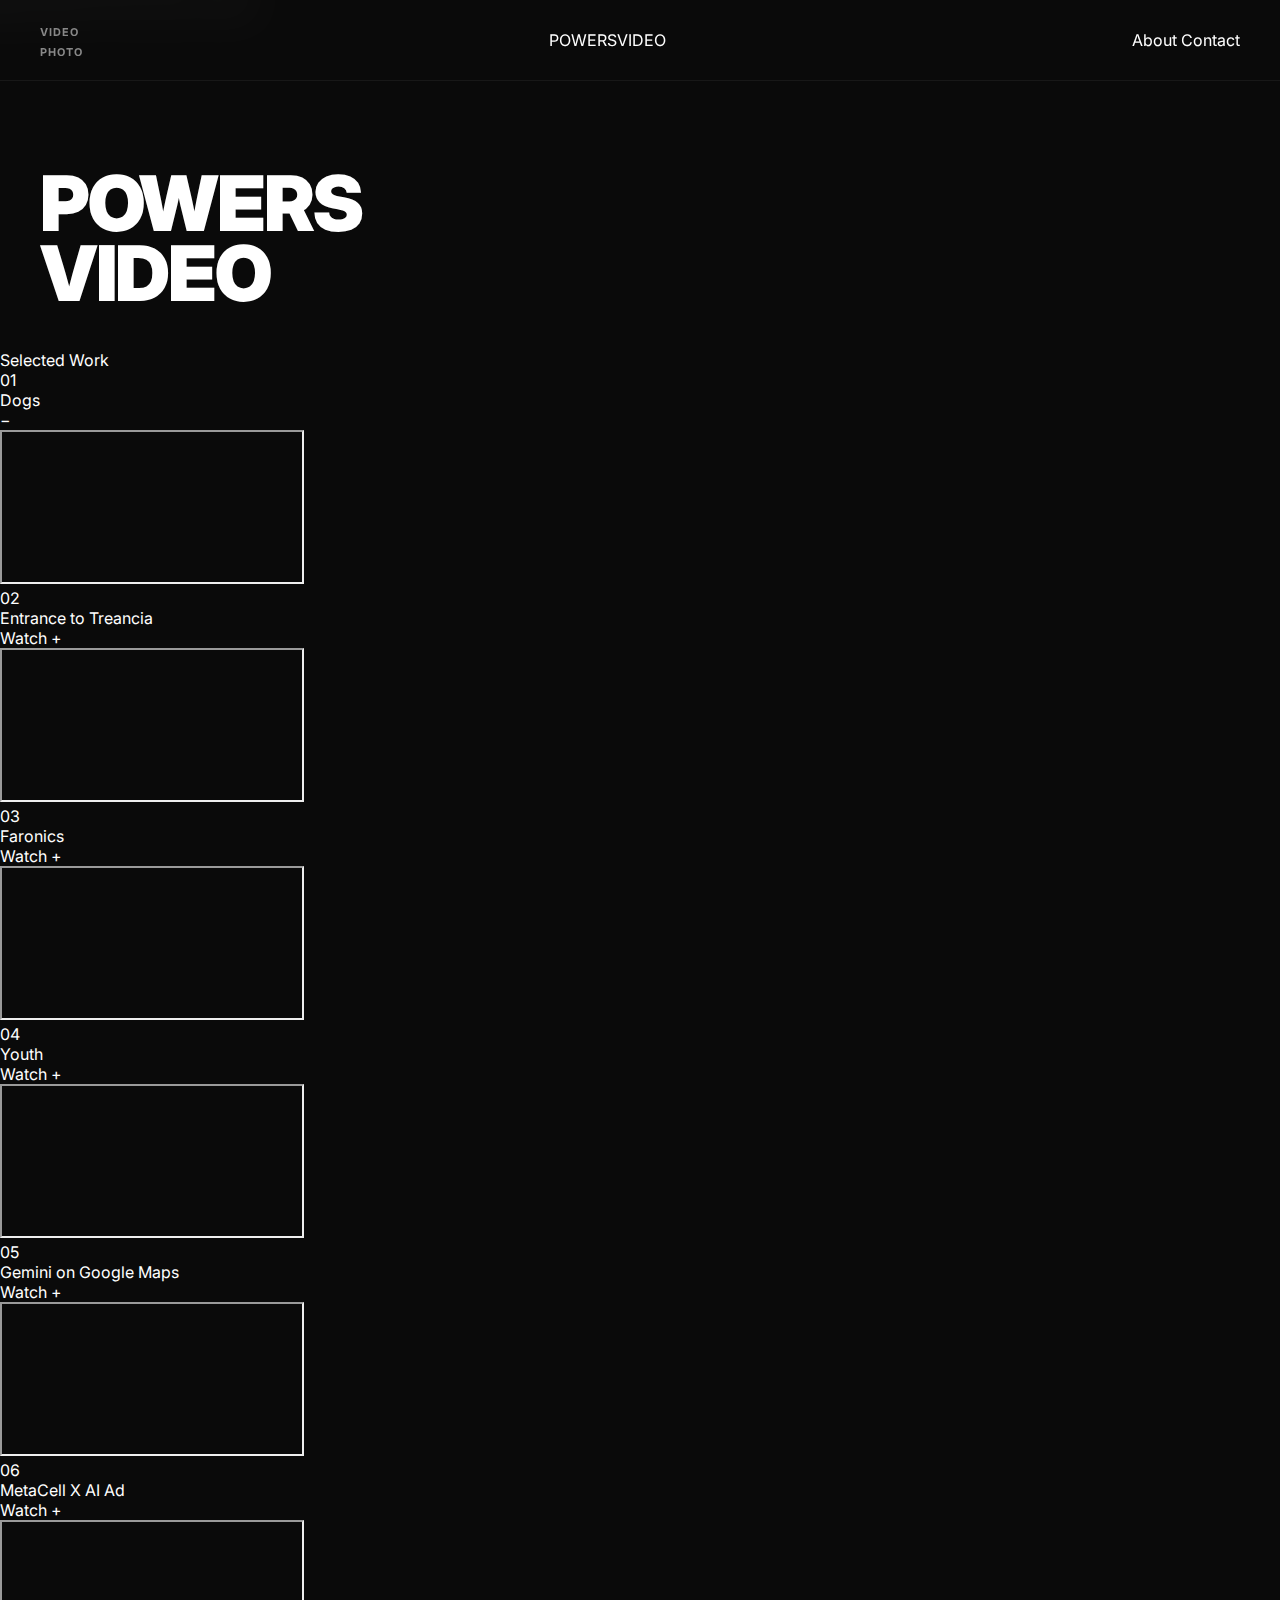
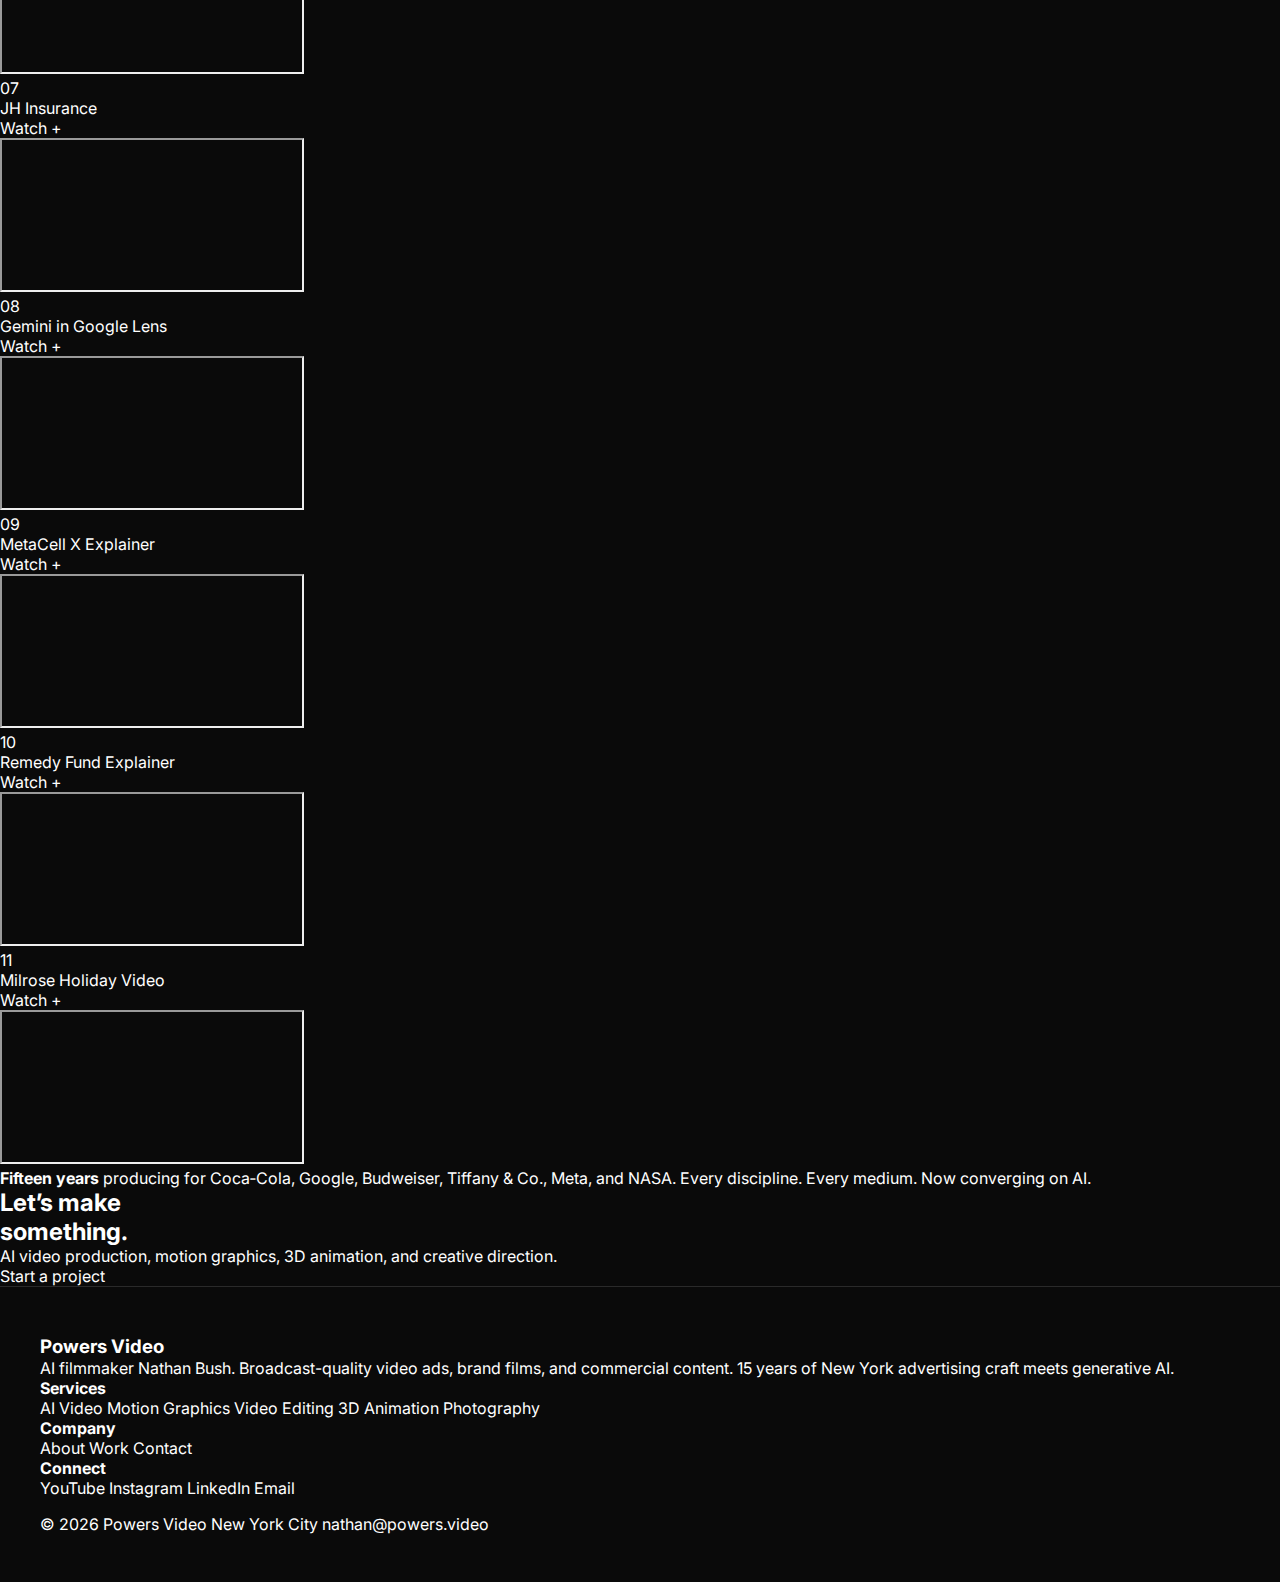
<file: index.html>
<!DOCTYPE html>
<html lang="en">
<head>
  <meta charset="UTF-8">
  <meta name="viewport" content="width=device-width, initial-scale=1.0">
  <title>AI Video Production & Advertising | Powers Video | Nathan Bush | NYC</title>
  <meta name="description" content="AI filmmaker Nathan Bush creates broadcast-quality video ads, brand films, and commercial content using generative AI and professional post-production. Clients include Coca-Cola, Google, Meta, and Budweiser. Based in New York City, serving Los Angeles, San Francisco, Austin, Miami, Chicago, and worldwide.">
  <meta name="keywords" content="AI video production, AI filmmaker, AI advertising, generative AI video, AI commercial production, AI brand film, video editor, motion graphics, New York video production">
  <meta property="og:title" content="AI Video Production & Advertising | Powers Video | Nathan Bush | NYC">
  <meta property="og:description" content="AI filmmaker Nathan Bush creates broadcast-quality video ads, brand films, and commercial content using generative AI and professional post-production. Clients include Coca-Cola, Google, Meta, and Budweiser. Based in New York City, serving Los Angeles, San Francisco, Austin, Miami, Chicago, and worldwide.">
  <meta property="og:type" content="website">
  <meta property="og:url" content="https://powers.video/">
  <meta name="author" content="Nathan Bush">
  <meta name="geo.region" content="US-NY">
  <meta name="geo.placename" content="New York City">
  <link rel="canonical" href="https://powers.video/">
  <link rel="icon" type="image/png" href="favicon.png"><link rel="stylesheet" href="style.css">
  <script type="application/ld+json">
{
  "@context": "https://schema.org",
  "@graph": [
    {
      "@type": "WebSite",
      "name": "Powers Video",
      "url": "https://powers.video",
      "description": "AI video production and advertising by Nathan Bush"
    },
    {
      "@type": "ProfessionalService",
      "name": "Powers Video",
      "url": "https://powers.video",
      "description": "AI video production studio specializing in broadcast-quality AI-generated commercials, brand films, motion graphics, and 3D animation. Founded by Nathan Bush, a 15-year veteran of New York advertising.",
      "founder": {
        "@type": "Person",
        "name": "Nathan Bush",
        "jobTitle": "AI Filmmaker & Director",
        "url": "https://powers.video/about"
      },
      "address": {
        "@type": "PostalAddress",
        "addressLocality": "New York",
        "addressRegion": "NY",
        "addressCountry": "US"
      },
      "geo": {
        "@type": "GeoCoordinates",
        "latitude": 40.7128,
        "longitude": -74.006
      },
      "areaServed": [
        {
          "@type": "City",
          "name": "New York"
        },
        {
          "@type": "City",
          "name": "Los Angeles"
        },
        {
          "@type": "City",
          "name": "San Francisco"
        },
        {
          "@type": "City",
          "name": "Austin"
        },
        {
          "@type": "City",
          "name": "Miami"
        },
        {
          "@type": "City",
          "name": "Chicago"
        },
        {
          "@type": "City",
          "name": "Atlanta"
        },
        {
          "@type": "City",
          "name": "Nashville"
        },
        {
          "@type": "City",
          "name": "London"
        }
      ],
      "hasOfferCatalog": {
        "@type": "OfferCatalog",
        "name": "Video Production Services",
        "itemListElement": [
          {
            "@type": "Offer",
            "itemOffered": {
              "@type": "Service",
              "name": "AI Video Production"
            }
          },
          {
            "@type": "Offer",
            "itemOffered": {
              "@type": "Service",
              "name": "Motion Graphics"
            }
          },
          {
            "@type": "Offer",
            "itemOffered": {
              "@type": "Service",
              "name": "Video Editing"
            }
          },
          {
            "@type": "Offer",
            "itemOffered": {
              "@type": "Service",
              "name": "3D Animation"
            }
          },
          {
            "@type": "Offer",
            "itemOffered": {
              "@type": "Service",
              "name": "AI Commercial Production"
            }
          },
          {
            "@type": "Offer",
            "itemOffered": {
              "@type": "Service",
              "name": "Brand Film Production"
            }
          },
          {
            "@type": "Offer",
            "itemOffered": {
              "@type": "Service",
              "name": "Product Photography"
            }
          },
          {
            "@type": "Offer",
            "itemOffered": {
              "@type": "Service",
              "name": "Cinematography"
            }
          }
        ]
      },
      "knowsAbout": [
        "AI video production",
        "AI filmmaking",
        "AI director",
        "generative AI video",
        "motion graphics",
        "video editing",
        "3D animation",
        "commercial production",
        "brand films",
        "MidJourney",
        "Kling",
        "Veo",
        "Runway"
      ],
      "sameAs": [
        "https://linkedin.com/in/powersvideo",
        "https://instagram.com/powersvideo",
        "https://www.youtube.com/@PowersVideoAI",
        "https://x.com/powersvideox"
      ]
    }
  ]
}
  </script>
</head>
<body>
<div class="scroll-progress"></div>

<nav>
  <div class="nav-left">
    <div class="dropdown">
      <span>Video</span>
      <div class="dropdown-menu"><div class="dropdown-menu-inner">
        <a href="index.html">AI Film</a>
        <a href="motion.html">Motion</a>
        <a href="editor.html">Editor</a>
        <a href="cg-3d.html">3D</a>
        <a href="sizzles.html">Sizzles</a>
        <a href="cinematographer.html">DP</a>
        <a href="director.html">Director</a>
      </div></div>
    </div>
    <div class="dropdown">
      <span>Photo</span>
      <div class="dropdown-menu"><div class="dropdown-menu-inner">
        <a href="product-still-life.html">Product</a>
        <a href="fashion-photography.html">Fashion</a>
      </div></div>
    </div>
  </div>
  <div class="nav-center"><a href="index.html">POWERS<span>VIDEO</span></a></div>
  <div class="nav-right">
    <a href="about.html">About</a>
    <a href="discovery.html">Contact</a>
  </div>
  <button class="menu-toggle" aria-label="Menu"><span></span><span></span></button>
</nav>

<div class="mobile-menu">
  <a href="index.html">Work</a>
  <a href="motion.html">Motion</a>
  <a href="product-still-life.html">Photo</a>
  <a href="about.html">About</a>
  <a href="discovery.html">Contact</a>
</div>

<section class="hero">
  <h1>Powers<br><span class="thin">Video</span></h1>
</section>

<section class="work-index">
  <div class="work-index-header">Selected Work</div>

  <div class="work-row expanded" data-src="https://www.youtube.com/embed/A1wRWE2GkMI">
    <div class="work-num mono">01</div>
    <div class="work-title">Dogs</div>
    <div class="work-hint">
      <span class="work-hint-text"></span>
      <span class="work-arrow">&minus;</span>
    </div>
    <div class="work-video">
      <div class="work-video-inner">
        <iframe src="https://www.youtube.com/embed/A1wRWE2GkMI" allow="autoplay; fullscreen; picture-in-picture" allowfullscreen loading="lazy"></iframe>
      </div>
    </div>
  </div>

  <div class="work-row" data-src="https://www.youtube.com/embed/FQf7Y_sKYnE">
    <div class="work-num mono">02</div>
    <div class="work-title">Entrance to Treancia</div>
    <div class="work-hint">
      <span class="work-hint-text">Watch</span>
      <span class="work-arrow">+</span>
    </div>
    <div class="work-video">
      <div class="work-video-inner">
        <iframe src="https://www.youtube.com/embed/FQf7Y_sKYnE" allow="autoplay; fullscreen; picture-in-picture" allowfullscreen loading="lazy"></iframe>
      </div>
    </div>
  </div>

  <div class="work-row" data-src="https://player.vimeo.com/video/1110202291?title=0&byline=0&portrait=0">
    <div class="work-num mono">03</div>
    <div class="work-title">Faronics</div>
    <div class="work-hint">
      <span class="work-hint-text">Watch</span>
      <span class="work-arrow">+</span>
    </div>
    <div class="work-video">
      <div class="work-video-inner">
        <iframe src="https://player.vimeo.com/video/1110202291?title=0&byline=0&portrait=0" allow="autoplay; fullscreen; picture-in-picture" allowfullscreen loading="lazy"></iframe>
      </div>
    </div>
  </div>

  <div class="work-row" data-src="https://www.youtube.com/embed/ef6IVfoUfoU">
    <div class="work-num mono">04</div>
    <div class="work-title">Youth</div>
    <div class="work-hint">
      <span class="work-hint-text">Watch</span>
      <span class="work-arrow">+</span>
    </div>
    <div class="work-video">
      <div class="work-video-inner">
        <iframe src="https://www.youtube.com/embed/ef6IVfoUfoU" allow="autoplay; fullscreen; picture-in-picture" allowfullscreen loading="lazy"></iframe>
      </div>
    </div>
  </div>

  <div class="work-row" data-src="https://player.vimeo.com/video/1147831935?title=0&byline=0&portrait=0">
    <div class="work-num mono">05</div>
    <div class="work-title">Gemini on Google Maps</div>
    <div class="work-hint">
      <span class="work-hint-text">Watch</span>
      <span class="work-arrow">+</span>
    </div>
    <div class="work-video">
      <div class="work-video-inner">
        <iframe src="https://player.vimeo.com/video/1147831935?title=0&byline=0&portrait=0" allow="autoplay; fullscreen; picture-in-picture" allowfullscreen loading="lazy"></iframe>
      </div>
    </div>
  </div>

  <div class="work-row" data-src="https://player.vimeo.com/video/1094481235?title=0&byline=0&portrait=0">
    <div class="work-num mono">06</div>
    <div class="work-title">MetaCell X AI Ad</div>
    <div class="work-hint">
      <span class="work-hint-text">Watch</span>
      <span class="work-arrow">+</span>
    </div>
    <div class="work-video">
      <div class="work-video-inner">
        <iframe src="https://player.vimeo.com/video/1094481235?title=0&byline=0&portrait=0" allow="autoplay; fullscreen; picture-in-picture" allowfullscreen loading="lazy"></iframe>
      </div>
    </div>
  </div>

  <div class="work-row" data-src="https://player.vimeo.com/video/1099846365?title=0&byline=0&portrait=0">
    <div class="work-num mono">07</div>
    <div class="work-title">JH Insurance</div>
    <div class="work-hint">
      <span class="work-hint-text">Watch</span>
      <span class="work-arrow">+</span>
    </div>
    <div class="work-video">
      <div class="work-video-inner">
        <iframe src="https://player.vimeo.com/video/1099846365?title=0&byline=0&portrait=0" allow="autoplay; fullscreen; picture-in-picture" allowfullscreen loading="lazy"></iframe>
      </div>
    </div>
  </div>

  <div class="work-row" data-src="https://player.vimeo.com/video/1147847031?title=0&byline=0&portrait=0">
    <div class="work-num mono">08</div>
    <div class="work-title">Gemini in Google Lens</div>
    <div class="work-hint">
      <span class="work-hint-text">Watch</span>
      <span class="work-arrow">+</span>
    </div>
    <div class="work-video">
      <div class="work-video-inner">
        <iframe src="https://player.vimeo.com/video/1147847031?title=0&byline=0&portrait=0" allow="autoplay; fullscreen; picture-in-picture" allowfullscreen loading="lazy"></iframe>
      </div>
    </div>
  </div>

  <div class="work-row" data-src="https://player.vimeo.com/video/1095344861?title=0&byline=0&portrait=0">
    <div class="work-num mono">09</div>
    <div class="work-title">MetaCell X Explainer</div>
    <div class="work-hint">
      <span class="work-hint-text">Watch</span>
      <span class="work-arrow">+</span>
    </div>
    <div class="work-video">
      <div class="work-video-inner">
        <iframe src="https://player.vimeo.com/video/1095344861?title=0&byline=0&portrait=0" allow="autoplay; fullscreen; picture-in-picture" allowfullscreen loading="lazy"></iframe>
      </div>
    </div>
  </div>

  <div class="work-row" data-src="https://player.vimeo.com/video/1093425937?title=0&byline=0&portrait=0">
    <div class="work-num mono">10</div>
    <div class="work-title">Remedy Fund Explainer</div>
    <div class="work-hint">
      <span class="work-hint-text">Watch</span>
      <span class="work-arrow">+</span>
    </div>
    <div class="work-video">
      <div class="work-video-inner">
        <iframe src="https://player.vimeo.com/video/1093425937?title=0&byline=0&portrait=0" allow="autoplay; fullscreen; picture-in-picture" allowfullscreen loading="lazy"></iframe>
      </div>
    </div>
  </div>

  <div class="work-row" data-src="https://player.vimeo.com/video/1146469452?title=0&byline=0&portrait=0">
    <div class="work-num mono">11</div>
    <div class="work-title">Milrose Holiday Video</div>
    <div class="work-hint">
      <span class="work-hint-text">Watch</span>
      <span class="work-arrow">+</span>
    </div>
    <div class="work-video">
      <div class="work-video-inner">
        <iframe src="https://player.vimeo.com/video/1146469452?title=0&byline=0&portrait=0" allow="autoplay; fullscreen; picture-in-picture" allowfullscreen loading="lazy"></iframe>
      </div>
    </div>
  </div>
</section>

<section class="statement">
  <p>
    <strong>Fifteen years</strong> producing for
    Coca&#8209;Cola, Google, Budweiser, Tiffany&nbsp;&amp;&nbsp;Co., Meta, and NASA.
    Every discipline. Every medium. Now converging on AI.
  </p>
</section>

<section class="cta-section">
  <h2>Let&rsquo;s make<br>something.</h2>
  <p>AI video production, motion graphics, 3D animation, and creative direction.</p>
  <a href="discovery.html" class="pg-btn">Start a project</a>
</section>

<footer>
  <div class="footer-grid">
    <div class="footer-brand">
      <h3>Powers Video</h3>
      <p>AI filmmaker Nathan Bush. Broadcast-quality video ads, brand films, and commercial content. 15 years of New York advertising craft meets generative AI.</p>
    </div>
    <div class="footer-col">
      <h4>Services</h4>
      <a href="index.html">AI Video</a>
      <a href="motion.html">Motion Graphics</a>
      <a href="editor.html">Video Editing</a>
      <a href="cg-3d.html">3D Animation</a>
      <a href="product-still-life.html">Photography</a>
    </div>
    <div class="footer-col">
      <h4>Company</h4>
      <a href="about.html">About</a>
      <a href="index.html">Work</a>
      <a href="discovery.html">Contact</a>
    </div>
    <div class="footer-col">
      <h4>Connect</h4>
      <a href="https://www.youtube.com/@PowersVideoAI" target="_blank" rel="noopener">YouTube</a>
      <a href="https://instagram.com/powersvideo" target="_blank" rel="noopener">Instagram</a>
      <a href="https://linkedin.com/in/powersvideo" target="_blank" rel="noopener">LinkedIn</a>
      <a href="mailto:nathan@powers.video">Email</a>
    </div>
  </div>
  <div class="footer-bottom">
    <span>&copy; 2026 Powers Video</span>
    <span class="footer-bottom-center">New York City</span>
    <span class="footer-bottom-right"><a href="mailto:nathan@powers.video">nathan@powers.video</a></span>
  </div>
</footer>

<script src="site.js"></script>
</body>
</html>
</file>
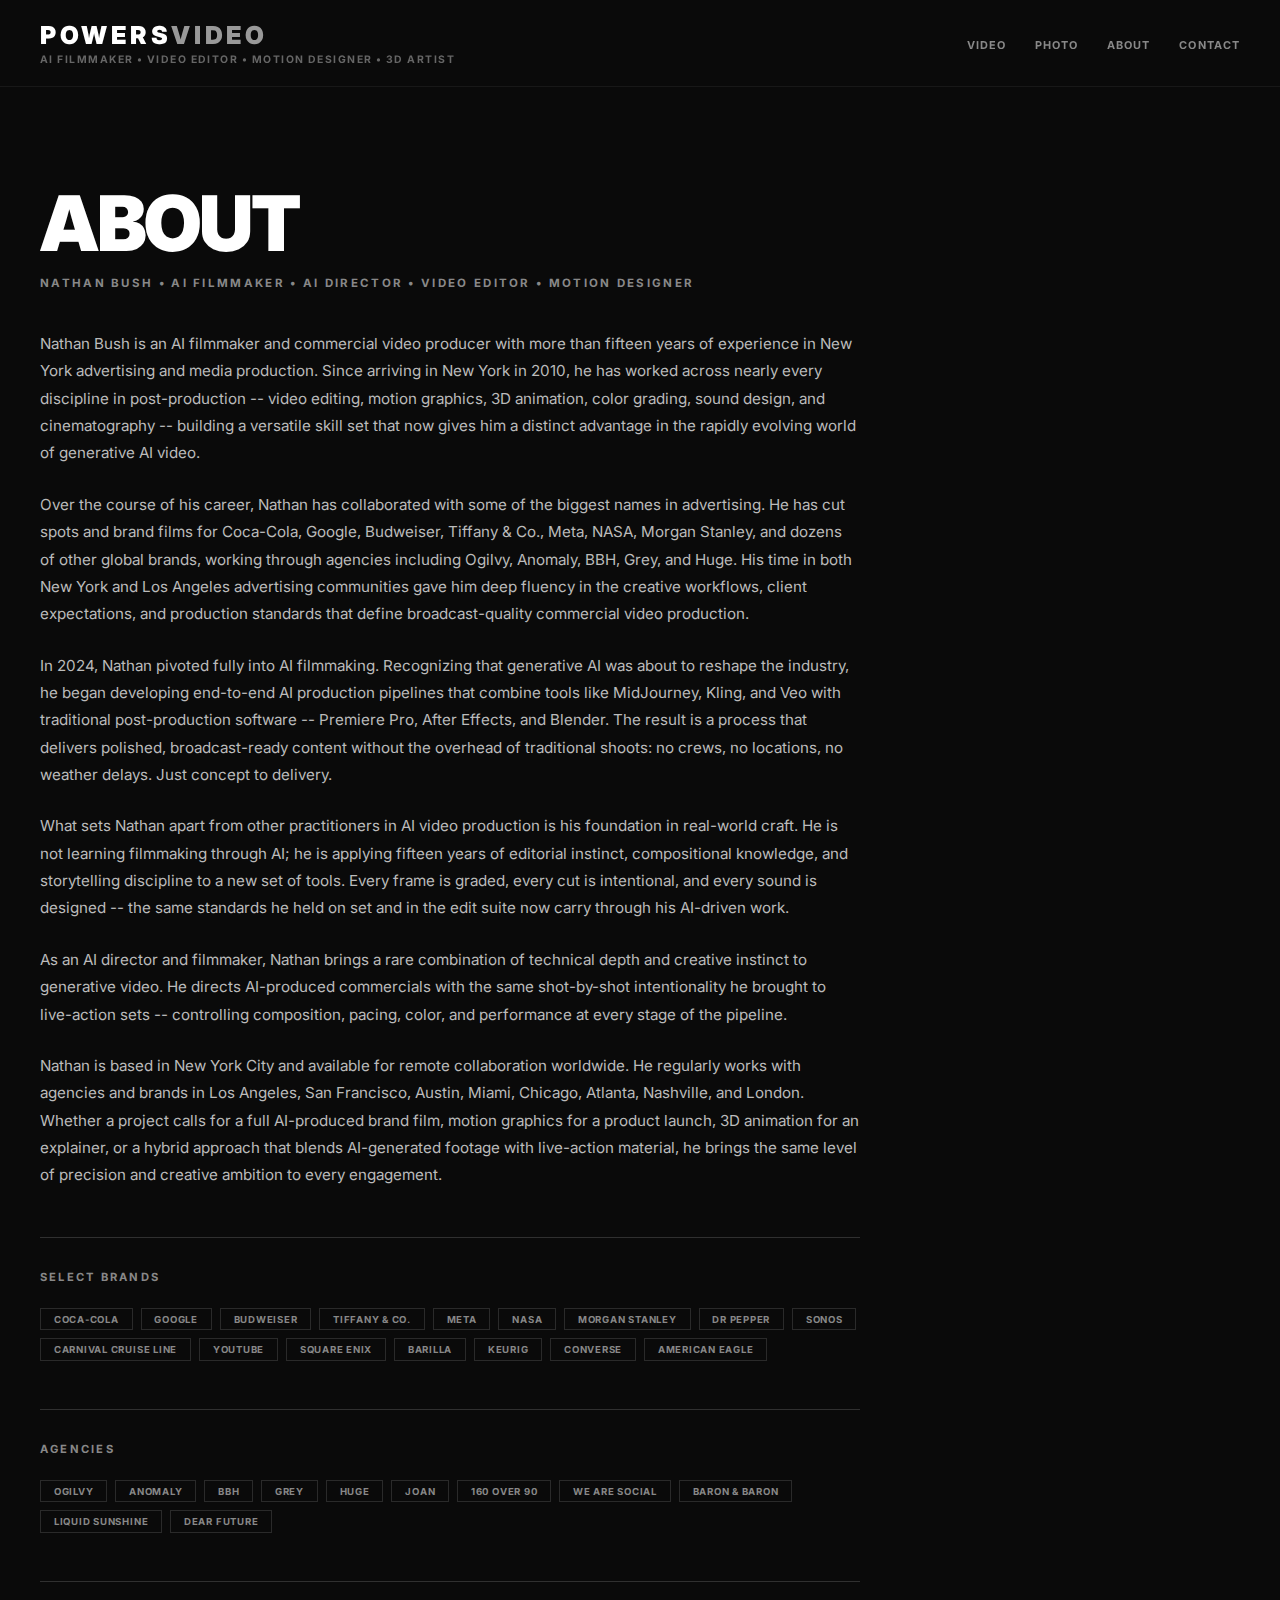
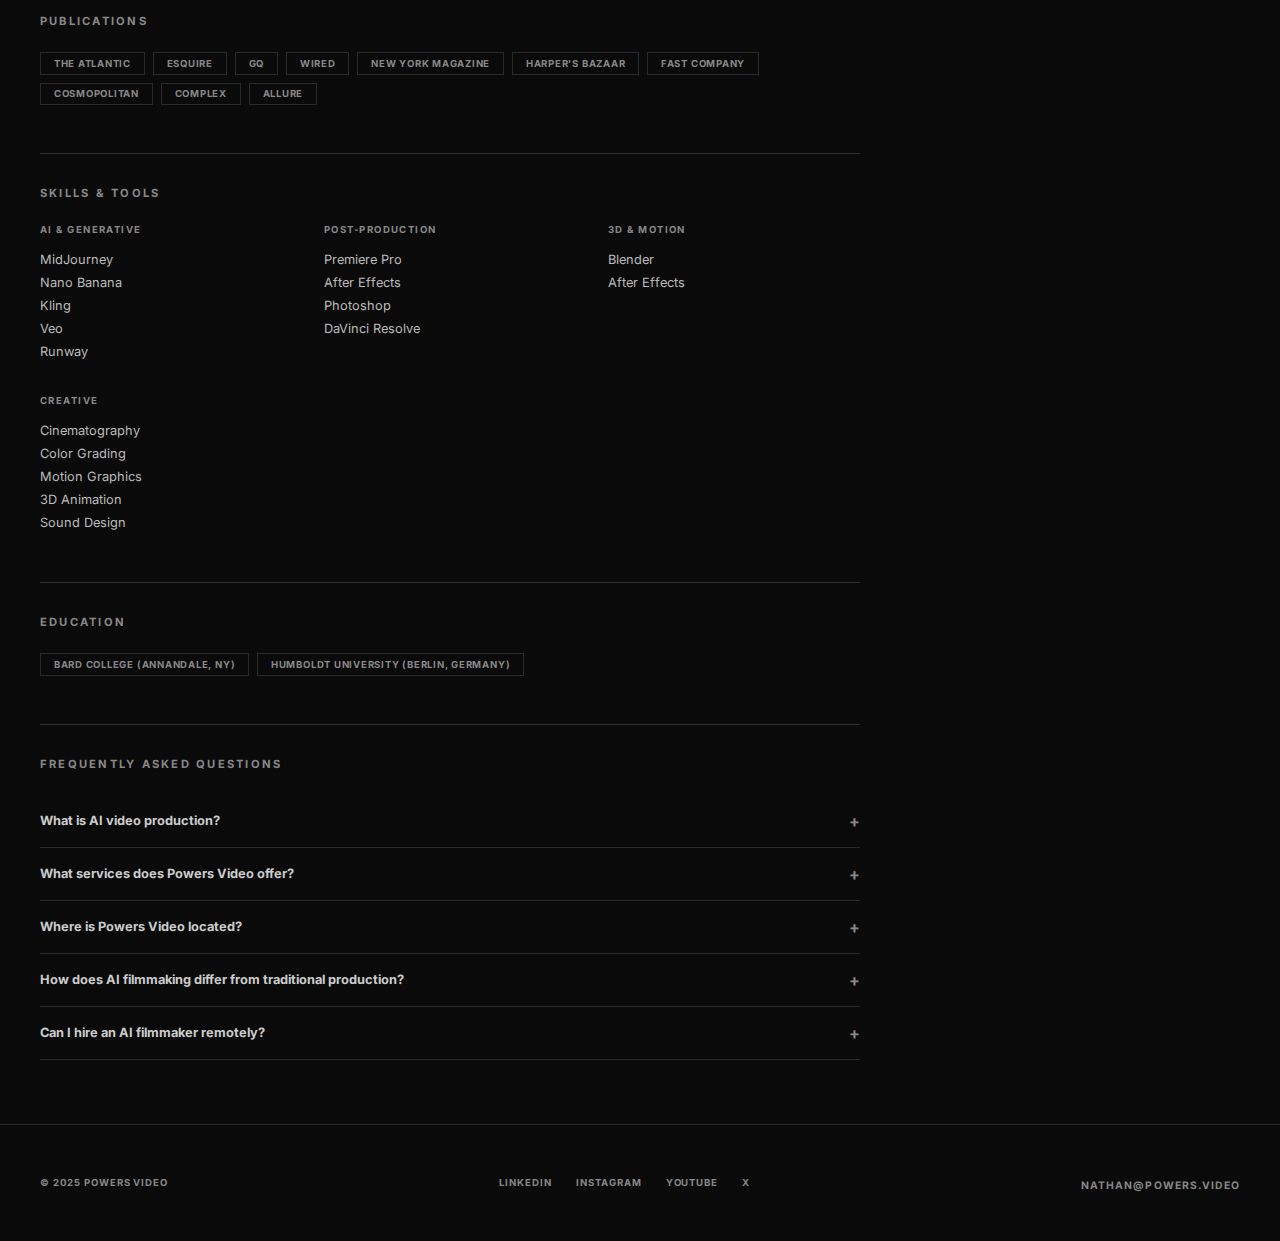
<file: about.html>
<!DOCTYPE html>
<html lang="en">
<head>
  <meta charset="UTF-8">
  <meta name="viewport" content="width=device-width, initial-scale=1.0">
  <title>About Nathan Bush | AI Filmmaker, AI Director, Video Editor | Powers Video</title>
  <meta name="description" content="Nathan Bush is an AI filmmaker, AI director, video editor, and motion graphics artist with 15+ years in New York and LA advertising. Worked with Coca-Cola, Google, Budweiser, NASA, and agencies including Ogilvy and Anomaly. Serving clients in NYC, Los Angeles, San Francisco, Austin, Miami, Chicago, Atlanta, and worldwide.">
  <meta property="og:title" content="About Nathan Bush | AI Filmmaker, AI Director, Video Editor | Powers Video">
  <meta property="og:description" content="Nathan Bush is an AI filmmaker, AI director, video editor, and motion graphics artist with 15+ years in New York and LA advertising. Worked with Coca-Cola, Google, Budweiser, NASA, and agencies including Ogilvy and Anomaly. Serving clients in NYC, Los Angeles, San Francisco, Austin, Miami, Chicago, Atlanta, and worldwide.">
  <meta property="og:type" content="website">
  <meta property="og:url" content="https://powers.video/about">
  <meta name="author" content="Nathan Bush">
  <meta name="geo.region" content="US-NY">
  <meta name="geo.placename" content="New York City">
  <link rel="canonical" href="https://powers.video/about">
  <link rel="stylesheet" href="style.css">
  <script type="application/ld+json">
{
  "@context": "https://schema.org",
  "@graph": [
    {
      "@type": "Person",
      "name": "Nathan Bush",
      "alternateName": "Powers Video",
      "jobTitle": "AI Filmmaker & Director",
      "description": "AI filmmaker, AI director, and commercial video producer with over 15 years of experience in New York and Los Angeles advertising and media production.",
      "url": "https://powers.video/about",
      "address": {
        "@type": "PostalAddress",
        "addressLocality": "New York",
        "addressRegion": "NY",
        "addressCountry": "US"
      },
      "alumniOf": [
        {
          "@type": "CollegeOrUniversity",
          "name": "Bard College",
          "address": {
            "@type": "PostalAddress",
            "addressLocality": "Annandale-on-Hudson",
            "addressRegion": "NY"
          }
        },
        {
          "@type": "CollegeOrUniversity",
          "name": "Humboldt University of Berlin",
          "address": {
            "@type": "PostalAddress",
            "addressLocality": "Berlin",
            "addressCountry": "DE"
          }
        }
      ],
      "knowsAbout": [
        "AI filmmaking",
        "AI video production",
        "AI directing",
        "video editing",
        "motion graphics",
        "3D animation",
        "cinematography",
        "color grading",
        "sound design",
        "MidJourney",
        "Kling",
        "Veo",
        "Runway",
        "Premiere Pro",
        "After Effects",
        "Blender",
        "DaVinci Resolve"
      ],
      "sameAs": [
        "https://linkedin.com/in/powersvideo",
        "https://instagram.com/powersvideo",
        "https://youtube.com/@powersvideo",
        "https://x.com/powersvideo"
      ]
    },
    {
      "@type": "FAQPage",
      "mainEntity": [
        {
          "@type": "Question",
          "name": "What is AI video production?",
          "acceptedAnswer": {
            "@type": "Answer",
            "text": "AI video production uses generative AI tools like MidJourney, Kling, Veo, and Runway combined with professional post-production software to create broadcast-quality video content. Nathan Bush at Powers Video delivers polished commercials, brand films, and short films using AI-driven workflows refined by 15 years of traditional filmmaking expertise."
          }
        },
        {
          "@type": "Question",
          "name": "Who is Nathan Bush?",
          "acceptedAnswer": {
            "@type": "Answer",
            "text": "Nathan Bush is an AI filmmaker, AI director, video editor, and motion designer based in New York City. With over 15 years in advertising, he has worked with Coca-Cola, Google, Budweiser, Tiffany and Co., Meta, NASA, and Morgan Stanley through agencies including Ogilvy, Anomaly, BBH, Grey, and Huge. He now runs Powers Video, specializing in AI-generated video production."
          }
        },
        {
          "@type": "Question",
          "name": "What services does Powers Video offer?",
          "acceptedAnswer": {
            "@type": "Answer",
            "text": "Powers Video offers AI video production, AI commercial creation, motion graphics, video editing, 3D animation, cinematography, product photography, and creative directing. Based in New York City, Powers Video serves clients remotely in Los Angeles, San Francisco, Austin, Miami, Chicago, Atlanta, Nashville, London, and worldwide."
          }
        },
        {
          "@type": "Question",
          "name": "How does AI filmmaking work?",
          "acceptedAnswer": {
            "@type": "Answer",
            "text": "AI filmmaking generates visual content using generative AI tools, then refines it with professional post-production including editing in Premiere Pro, motion graphics in After Effects, 3D in Blender, color grading in DaVinci Resolve, and sound design. This eliminates the need for film crews and locations while maintaining broadcast-quality standards."
          }
        },
        {
          "@type": "Question",
          "name": "Can I hire an AI filmmaker remotely?",
          "acceptedAnswer": {
            "@type": "Answer",
            "text": "Yes. Nathan Bush at Powers Video works remotely with clients worldwide. Based in New York City, he regularly collaborates with agencies and brands in Los Angeles, San Francisco, Austin, Miami, Chicago, Atlanta, Nashville, and London. AI video production is inherently remote-friendly since it does not require physical shoots."
          }
        }
      ]
    }
  ]
}
  </script>
</head>
<body>
<div class="scroll-progress"></div>

<nav>
  <div class="logo-wrap">
    <a href="index.html" class="logo">POWERS<span>VIDEO</span></a>
    <span class="tagline">AI Filmmaker &bull; Video Editor &bull; Motion Designer &bull; 3D Artist</span>
  </div>
  <button class="menu-toggle" aria-label="Menu"><span></span><span></span></button>
  <ul class="nav-links">
    <li class="dropdown">
      <span>Video</span>
      <ul class="dropdown-menu">
        <li><a href="index.html">AI Film</a></li>
        <li><a href="motion.html">Motion</a></li>
        <li><a href="editor.html">Editor</a></li>
        <li><a href="cg-3d.html">3D</a></li>
        <li><a href="sizzles.html">Sizzles</a></li>
        <li><a href="cinematographer.html">DP</a></li>
        <li><a href="director.html">Director</a></li>
      </ul>
    </li>
    <li class="dropdown">
      <span>Photo</span>
      <ul class="dropdown-menu">
        <li><a href="product-still-life.html">Product</a></li>
        <li><a href="fashion-photography.html">Fashion</a></li>
      </ul>
    </li>
    <li><a href="about.html">About</a></li>
    <li><a href="discovery.html">Contact</a></li>
  </ul>
</nav>

<section class="hero">
  <h1>About</h1>
  <p class="subtitle">Nathan Bush &bull; AI Filmmaker &bull; AI Director &bull; Video Editor &bull; Motion Designer</p>
</section>

<section class="about-content">
  <p>Nathan Bush is an AI filmmaker and commercial video producer with more than fifteen years of experience in New York advertising and media production. Since arriving in New York in 2010, he has worked across nearly every discipline in post-production -- video editing, motion graphics, 3D animation, color grading, sound design, and cinematography -- building a versatile skill set that now gives him a distinct advantage in the rapidly evolving world of generative AI video.</p>

  <p>Over the course of his career, Nathan has collaborated with some of the biggest names in advertising. He has cut spots and brand films for Coca-Cola, Google, Budweiser, Tiffany & Co., Meta, NASA, Morgan Stanley, and dozens of other global brands, working through agencies including Ogilvy, Anomaly, BBH, Grey, and Huge. His time in both New York and Los Angeles advertising communities gave him deep fluency in the creative workflows, client expectations, and production standards that define broadcast-quality commercial video production.</p>

  <p>In 2024, Nathan pivoted fully into AI filmmaking. Recognizing that generative AI was about to reshape the industry, he began developing end-to-end AI production pipelines that combine tools like MidJourney, Kling, and Veo with traditional post-production software -- Premiere Pro, After Effects, and Blender. The result is a process that delivers polished, broadcast-ready content without the overhead of traditional shoots: no crews, no locations, no weather delays. Just concept to delivery.</p>

  <p>What sets Nathan apart from other practitioners in AI video production is his foundation in real-world craft. He is not learning filmmaking through AI; he is applying fifteen years of editorial instinct, compositional knowledge, and storytelling discipline to a new set of tools. Every frame is graded, every cut is intentional, and every sound is designed -- the same standards he held on set and in the edit suite now carry through his AI-driven work.</p>

  <p>As an AI director and filmmaker, Nathan brings a rare combination of technical depth and creative instinct to generative video. He directs AI-produced commercials with the same shot-by-shot intentionality he brought to live-action sets -- controlling composition, pacing, color, and performance at every stage of the pipeline.</p>

  <p>Nathan is based in New York City and available for remote collaboration worldwide. He regularly works with agencies and brands in Los Angeles, San Francisco, Austin, Miami, Chicago, Atlanta, Nashville, and London. Whether a project calls for a full AI-produced brand film, motion graphics for a product launch, 3D animation for an explainer, or a hybrid approach that blends AI-generated footage with live-action material, he brings the same level of precision and creative ambition to every engagement.</p>

  <div class="about-section">
  <h2>Select Brands</h2>
  <div class="client-grid">
    <span class="client-tag">Coca-Cola</span>
    <span class="client-tag">Google</span>
    <span class="client-tag">Budweiser</span>
    <span class="client-tag">Tiffany & Co.</span>
    <span class="client-tag">Meta</span>
    <span class="client-tag">NASA</span>
    <span class="client-tag">Morgan Stanley</span>
    <span class="client-tag">Dr Pepper</span>
    <span class="client-tag">Sonos</span>
    <span class="client-tag">Carnival Cruise Line</span>
    <span class="client-tag">YouTube</span>
    <span class="client-tag">Square Enix</span>
    <span class="client-tag">Barilla</span>
    <span class="client-tag">Keurig</span>
    <span class="client-tag">Converse</span>
    <span class="client-tag">American Eagle</span>
  </div>
  </div>

  <div class="about-section">
  <h2>Agencies</h2>
  <div class="client-grid">
    <span class="client-tag">Ogilvy</span>
    <span class="client-tag">Anomaly</span>
    <span class="client-tag">BBH</span>
    <span class="client-tag">Grey</span>
    <span class="client-tag">Huge</span>
    <span class="client-tag">Joan</span>
    <span class="client-tag">160 Over 90</span>
    <span class="client-tag">We Are Social</span>
    <span class="client-tag">Baron & Baron</span>
    <span class="client-tag">Liquid Sunshine</span>
    <span class="client-tag">Dear Future</span>
  </div>
  </div>

  <div class="about-section">
  <h2>Publications</h2>
  <div class="client-grid">
    <span class="client-tag">The Atlantic</span>
    <span class="client-tag">Esquire</span>
    <span class="client-tag">GQ</span>
    <span class="client-tag">WIRED</span>
    <span class="client-tag">New York Magazine</span>
    <span class="client-tag">Harper's Bazaar</span>
    <span class="client-tag">Fast Company</span>
    <span class="client-tag">Cosmopolitan</span>
    <span class="client-tag">Complex</span>
    <span class="client-tag">Allure</span>
  </div>
  </div>

  <div class="about-section">
  <h2>Skills & Tools</h2>
  <div class="skills-grid">
    <div class="skill-group">
      <h3>AI & Generative</h3>
      <ul><li>MidJourney</li><li>Nano Banana</li><li>Kling</li><li>Veo</li><li>Runway</li></ul>
    </div>
    <div class="skill-group">
      <h3>Post-Production</h3>
      <ul><li>Premiere Pro</li><li>After Effects</li><li>Photoshop</li><li>DaVinci Resolve</li></ul>
    </div>
    <div class="skill-group">
      <h3>3D & Motion</h3>
      <ul><li>Blender</li><li>After Effects</li></ul>
    </div>
    <div class="skill-group">
      <h3>Creative</h3>
      <ul><li>Cinematography</li><li>Color Grading</li><li>Motion Graphics</li><li>3D Animation</li><li>Sound Design</li></ul>
    </div>
  </div>
  </div>

  <div class="about-section">
  <h2>Education</h2>
  <div class="client-grid">
    <span class="client-tag">Bard College (Annandale, NY)</span>
    <span class="client-tag">Humboldt University (Berlin, Germany)</span>
  </div>
  </div>

  <div class="about-section">
  <h2>Frequently Asked Questions</h2>
  <div class="faq-list">
    <details class="faq-item">
      <summary>What is AI video production?</summary>
      <p>AI video production uses generative AI tools like MidJourney, Kling, Veo, and Runway combined with professional post-production software to create broadcast-quality video content. At Powers Video, Nathan Bush delivers polished commercials, brand films, and short films using AI-driven workflows refined by 15 years of traditional filmmaking expertise.</p>
    </details>
    <details class="faq-item">
      <summary>What services does Powers Video offer?</summary>
      <p>Powers Video offers AI video production, AI commercial creation, motion graphics, video editing, 3D animation, cinematography, product photography, and creative directing. Services range from full AI-produced brand films to hybrid productions that combine AI-generated footage with live-action material.</p>
    </details>
    <details class="faq-item">
      <summary>Where is Powers Video located?</summary>
      <p>Powers Video is based in New York City. Nathan Bush works remotely with clients in Los Angeles, San Francisco, Austin, Miami, Chicago, Atlanta, Nashville, London, and worldwide. AI video production is inherently remote-friendly since it does not require physical shoots, locations, or crews.</p>
    </details>
    <details class="faq-item">
      <summary>How does AI filmmaking differ from traditional production?</summary>
      <p>AI filmmaking generates visual content using generative AI tools, then refines it with professional post-production including editing in Premiere Pro, motion graphics in After Effects, 3D in Blender, color grading in DaVinci Resolve, and sound design. This eliminates the need for film crews and locations while maintaining broadcast-quality standards. Nathan brings 15 years of traditional filmmaking expertise to every AI-produced project.</p>
    </details>
    <details class="faq-item">
      <summary>Can I hire an AI filmmaker remotely?</summary>
      <p>Yes. Nathan Bush regularly collaborates with agencies and brands across the United States and internationally. Based in New York City, he has experience working with agencies in Los Angeles, Chicago, San Francisco, and London. All AI video production, motion graphics, editing, and 3D animation can be delivered entirely remotely.</p>
    </details>
  </div>
  </div>

</section>

<footer>
  <div class="footer-left"><span>&copy; 2025 Powers Video</span></div>
  <div class="footer-social">
    <a href="https://linkedin.com/in/powersvideo" target="_blank" rel="noopener">LinkedIn</a>
    <a href="https://instagram.com/powersvideo" target="_blank" rel="noopener">Instagram</a>
    <a href="https://youtube.com/@powersvideo" target="_blank" rel="noopener">YouTube</a>
    <a href="https://x.com/powersvideo" target="_blank" rel="noopener">X</a>
  </div>
  <div class="footer-right"><a href="mailto:nathan@powers.video">nathan@powers.video</a></div>
</footer>

<script src="site.js"></script>
</body>
</html>
</file>
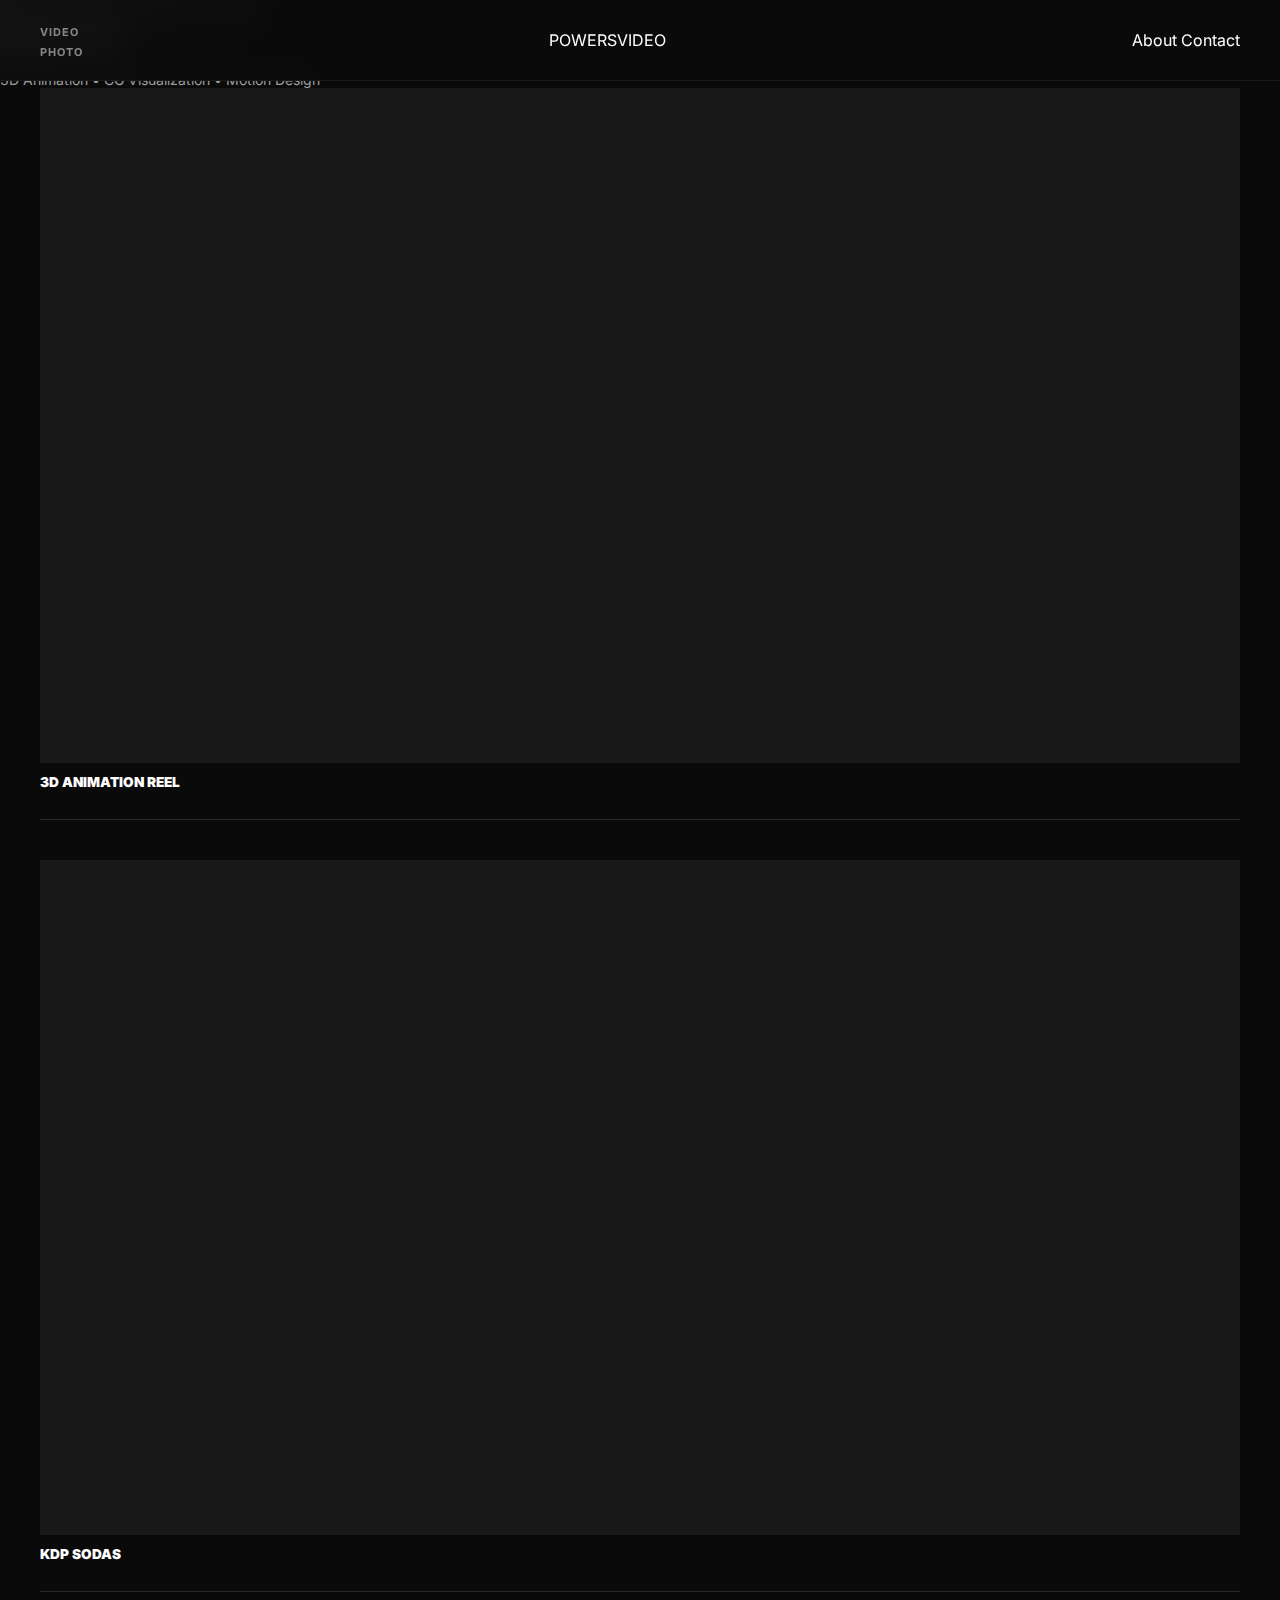
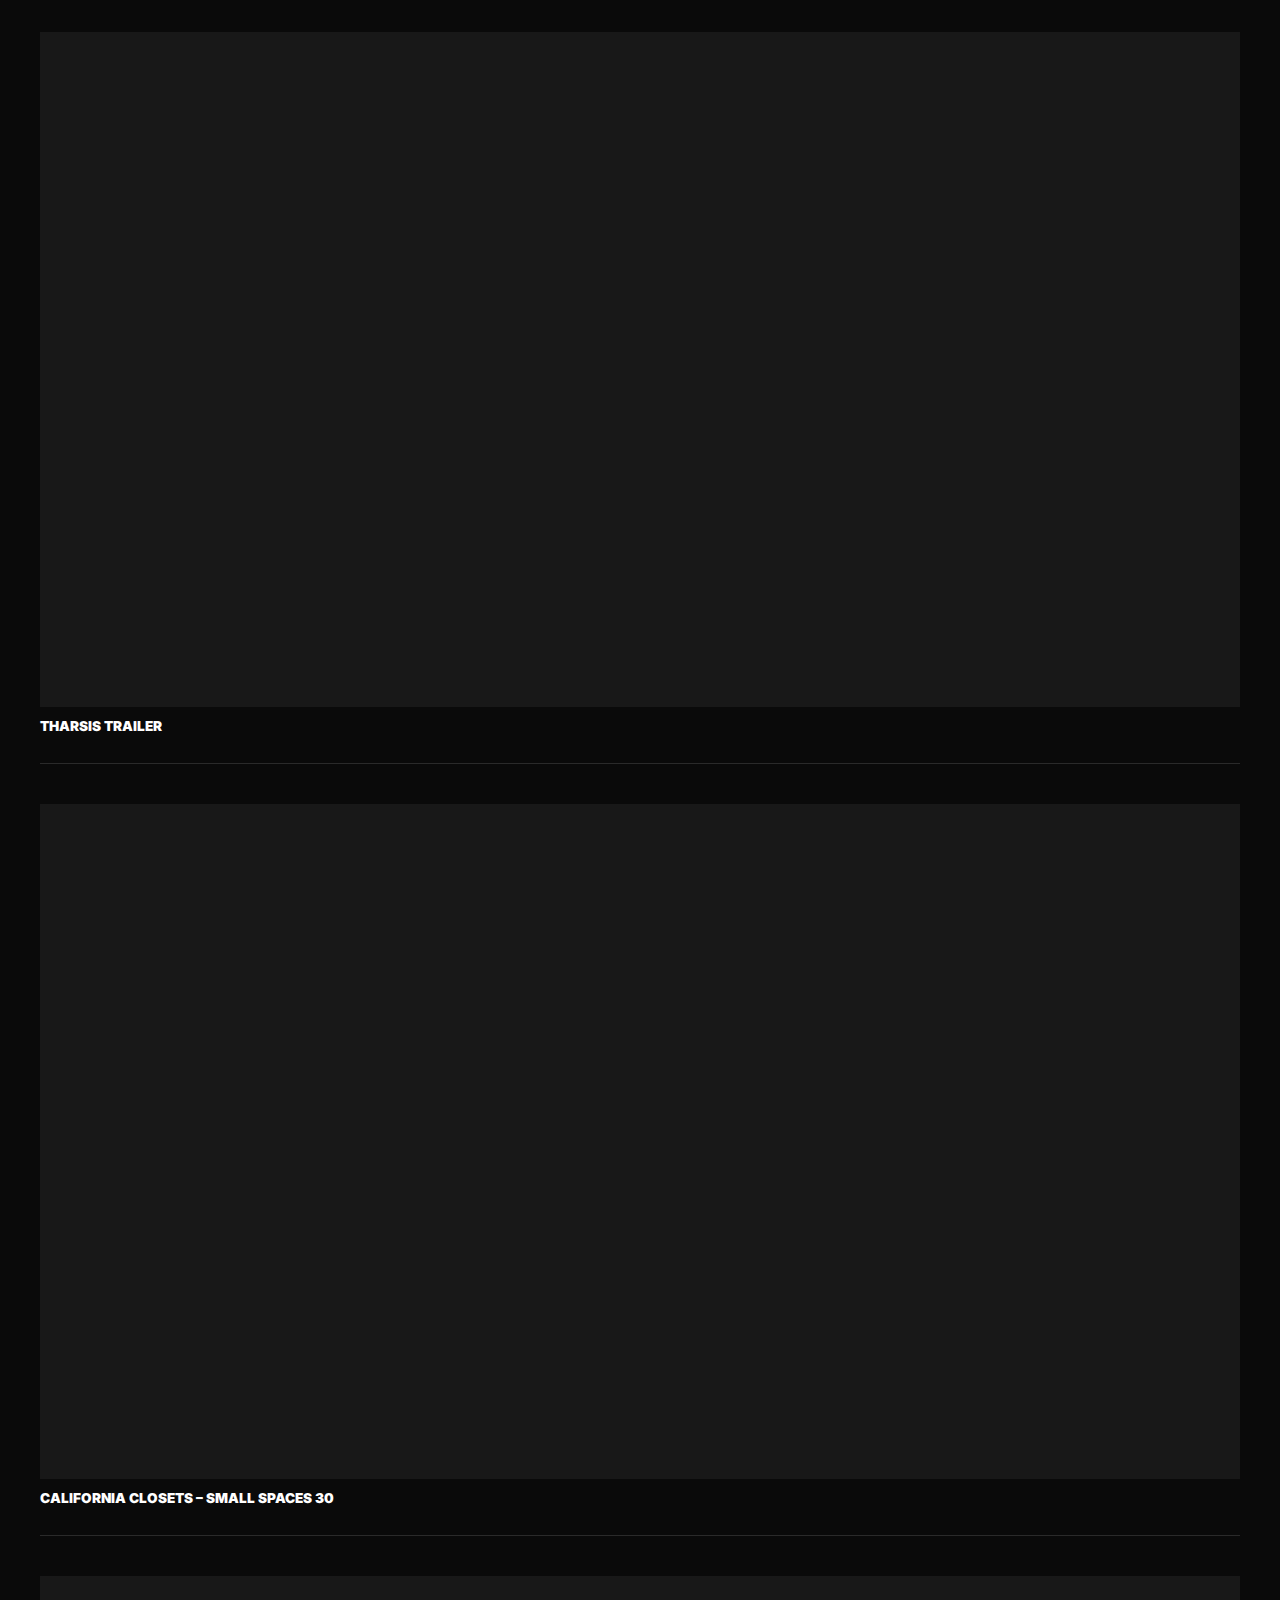
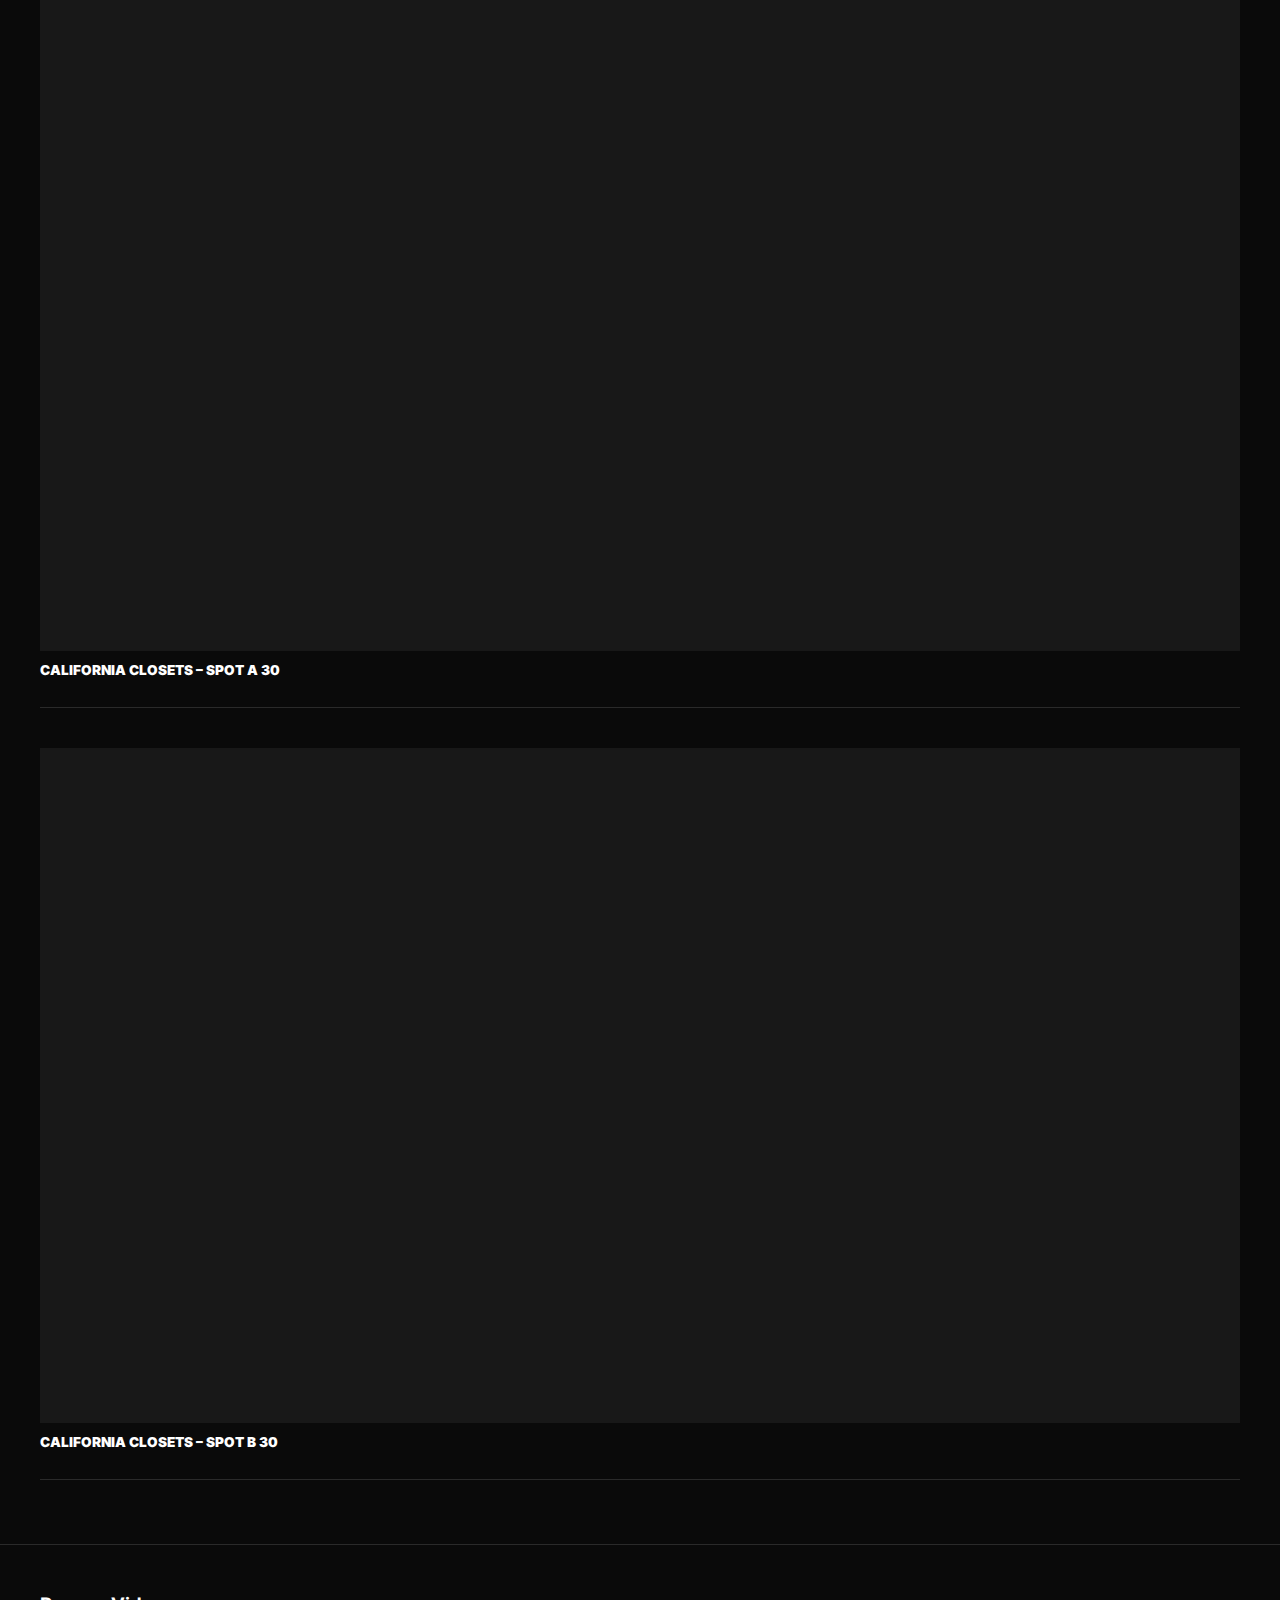
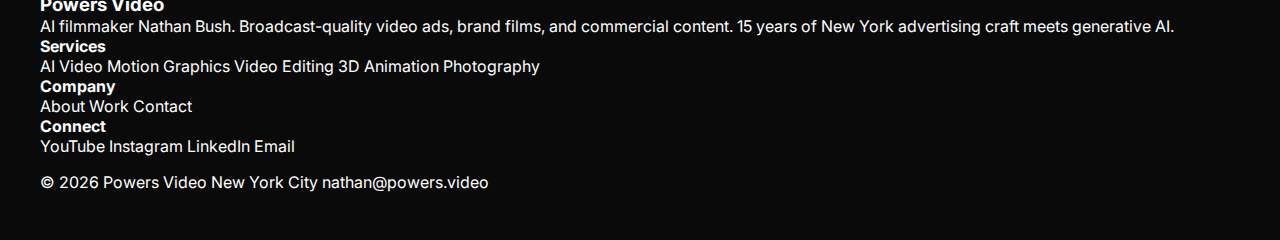
<file: cg-3d.html>
<!DOCTYPE html>
<html lang="en">
<head>
  <meta charset="UTF-8">
  <meta name="viewport" content="width=device-width, initial-scale=1.0">
  <title>3D Animation & CG | Powers Video | Nathan Bush | NYC</title>
  <meta name="description" content="3D animation, CG visualization, and motion design by Nathan Bush for commercial clients including California Closets, Dr Pepper, and Keurig. Built in Blender and After Effects. New York City-based 3D artist available remotely in Los Angeles, San Francisco, Austin, and worldwide.">
  <meta property="og:title" content="3D Animation & CG | Powers Video | Nathan Bush | NYC">
  <meta property="og:description" content="3D animation, CG visualization, and motion design by Nathan Bush for commercial clients including California Closets, Dr Pepper, and Keurig. Built in Blender and After Effects. New York City-based 3D artist available remotely in Los Angeles, San Francisco, Austin, and worldwide.">
  <meta property="og:type" content="website">
  <meta property="og:url" content="https://powers.video/cg-3d.html">
  <meta property="og:image" content="https://powers.video/og-image.png">
  <meta property="og:image:width" content="1200">
  <meta property="og:image:height" content="630">
  <meta name="twitter:card" content="summary_large_image">
  <meta name="twitter:image" content="https://powers.video/og-image.png">
  <meta name="author" content="Nathan Bush">
  <meta name="geo.region" content="US-NY">
  <meta name="geo.placename" content="New York City">
  <link rel="canonical" href="https://powers.video/cg-3d">
  <link rel="icon" type="image/png" href="favicon.png"><link rel="stylesheet" href="style.css">
</head>
<body>
<div class="scroll-progress"></div>

<nav>
  <div class="nav-left">
    <div class="dropdown">
      <span>Video</span>
      <div class="dropdown-menu"><div class="dropdown-menu-inner">
        <a href="index.html">AI Film</a>
        <a href="motion.html">Motion</a>
        <a href="editor.html">Editor</a>
        <a href="cg-3d.html">3D</a>
        <a href="sizzles.html">Sizzles</a>
        <a href="cinematographer.html">DP</a>
        <a href="director.html">Director</a>
      </div></div>
    </div>
    <div class="dropdown">
      <span>Photo</span>
      <div class="dropdown-menu"><div class="dropdown-menu-inner">
        <a href="product-still-life.html">Product</a>
        <a href="fashion-photography.html">Fashion</a>
      </div></div>
    </div>
  </div>
  <div class="nav-center"><a href="index.html">POWERS<span>VIDEO</span></a></div>
  <div class="nav-right">
    <a href="about.html">About</a>
    <a href="discovery.html">Contact</a>
  </div>
  <button class="menu-toggle" aria-label="Menu"><span></span><span></span></button>
</nav>

<div class="mobile-menu">
  <a href="index.html">Work</a>
  <a href="motion.html">Motion</a>
  <a href="product-still-life.html">Photo</a>
  <a href="about.html">About</a>
  <a href="discovery.html">Contact</a>
</div>

<header class="pg-header">
  <h1>3D &amp; CG</h1>
  <p class="subtitle" style="font-size:14px;color:rgba(255,255,255,0.6);margin-top:12px;">3D Animation &bull; CG Visualization &bull; Motion Design</p>
</header>

<main class="gallery">

  <div class="video-block"><div class="video-wrap"><iframe src="https://player.vimeo.com/video/697642177?title=0&byline=0&portrait=0&color=ffffff" loading="lazy" allow="autoplay; fullscreen; picture-in-picture" allowfullscreen></iframe></div><div class="video-info"><h3 class="video-title">3D Animation Reel</h3></div></div>

  <div class="video-block"><div class="video-wrap"><iframe src="https://player.vimeo.com/video/1015130686?title=0&byline=0&portrait=0&color=ffffff" loading="lazy" allow="autoplay; fullscreen; picture-in-picture" allowfullscreen></iframe></div><div class="video-info"><h3 class="video-title">KDP Sodas</h3></div></div>

  <div class="video-block"><div class="video-wrap"><iframe src="https://player.vimeo.com/video/853413561?title=0&byline=0&portrait=0&color=ffffff" loading="lazy" allow="autoplay; fullscreen; picture-in-picture" allowfullscreen></iframe></div><div class="video-info"><h3 class="video-title">Tharsis Trailer</h3></div></div>

  <div class="video-block"><div class="video-wrap"><iframe src="https://player.vimeo.com/video/806116572?title=0&byline=0&portrait=0&color=ffffff" loading="lazy" allow="autoplay; fullscreen; picture-in-picture" allowfullscreen></iframe></div><div class="video-info"><h3 class="video-title">California Closets – Small Spaces 30</h3></div></div>

  <div class="video-block"><div class="video-wrap"><iframe src="https://player.vimeo.com/video/760448030?title=0&byline=0&portrait=0&color=ffffff" loading="lazy" allow="autoplay; fullscreen; picture-in-picture" allowfullscreen></iframe></div><div class="video-info"><h3 class="video-title">California Closets – Spot A 30</h3></div></div>

  <div class="video-block"><div class="video-wrap"><iframe src="https://player.vimeo.com/video/760447883?title=0&byline=0&portrait=0&color=ffffff" loading="lazy" allow="autoplay; fullscreen; picture-in-picture" allowfullscreen></iframe></div><div class="video-info"><h3 class="video-title">California Closets – Spot B 30</h3></div></div>

</main>

<footer>
  <div class="footer-grid">
    <div class="footer-brand">
      <h3>Powers Video</h3>
      <p>AI filmmaker Nathan Bush. Broadcast-quality video ads, brand films, and commercial content. 15 years of New York advertising craft meets generative AI.</p>
    </div>
    <div class="footer-col">
      <h4>Services</h4>
      <a href="index.html">AI Video</a>
      <a href="motion.html">Motion Graphics</a>
      <a href="editor.html">Video Editing</a>
      <a href="cg-3d.html">3D Animation</a>
      <a href="product-still-life.html">Photography</a>
    </div>
    <div class="footer-col">
      <h4>Company</h4>
      <a href="about.html">About</a>
      <a href="index.html">Work</a>
      <a href="discovery.html">Contact</a>
    </div>
    <div class="footer-col">
      <h4>Connect</h4>
      <a href="https://www.youtube.com/@PowersVideoAI" target="_blank" rel="noopener">YouTube</a>
      <a href="https://instagram.com/powersvideo" target="_blank" rel="noopener">Instagram</a>
      <a href="https://linkedin.com/in/powersvideo" target="_blank" rel="noopener">LinkedIn</a>
      <a href="mailto:nathan@powers.video">Email</a>
    </div>
  </div>
  <div class="footer-bottom">
    <span>&copy; 2026 Powers Video</span>
    <span class="footer-bottom-center">New York City</span>
    <span class="footer-bottom-right"><a href="mailto:nathan@powers.video">nathan@powers.video</a></span>
  </div>
</footer>

<script src="site.js"></script>
</body>
</html>
</file>
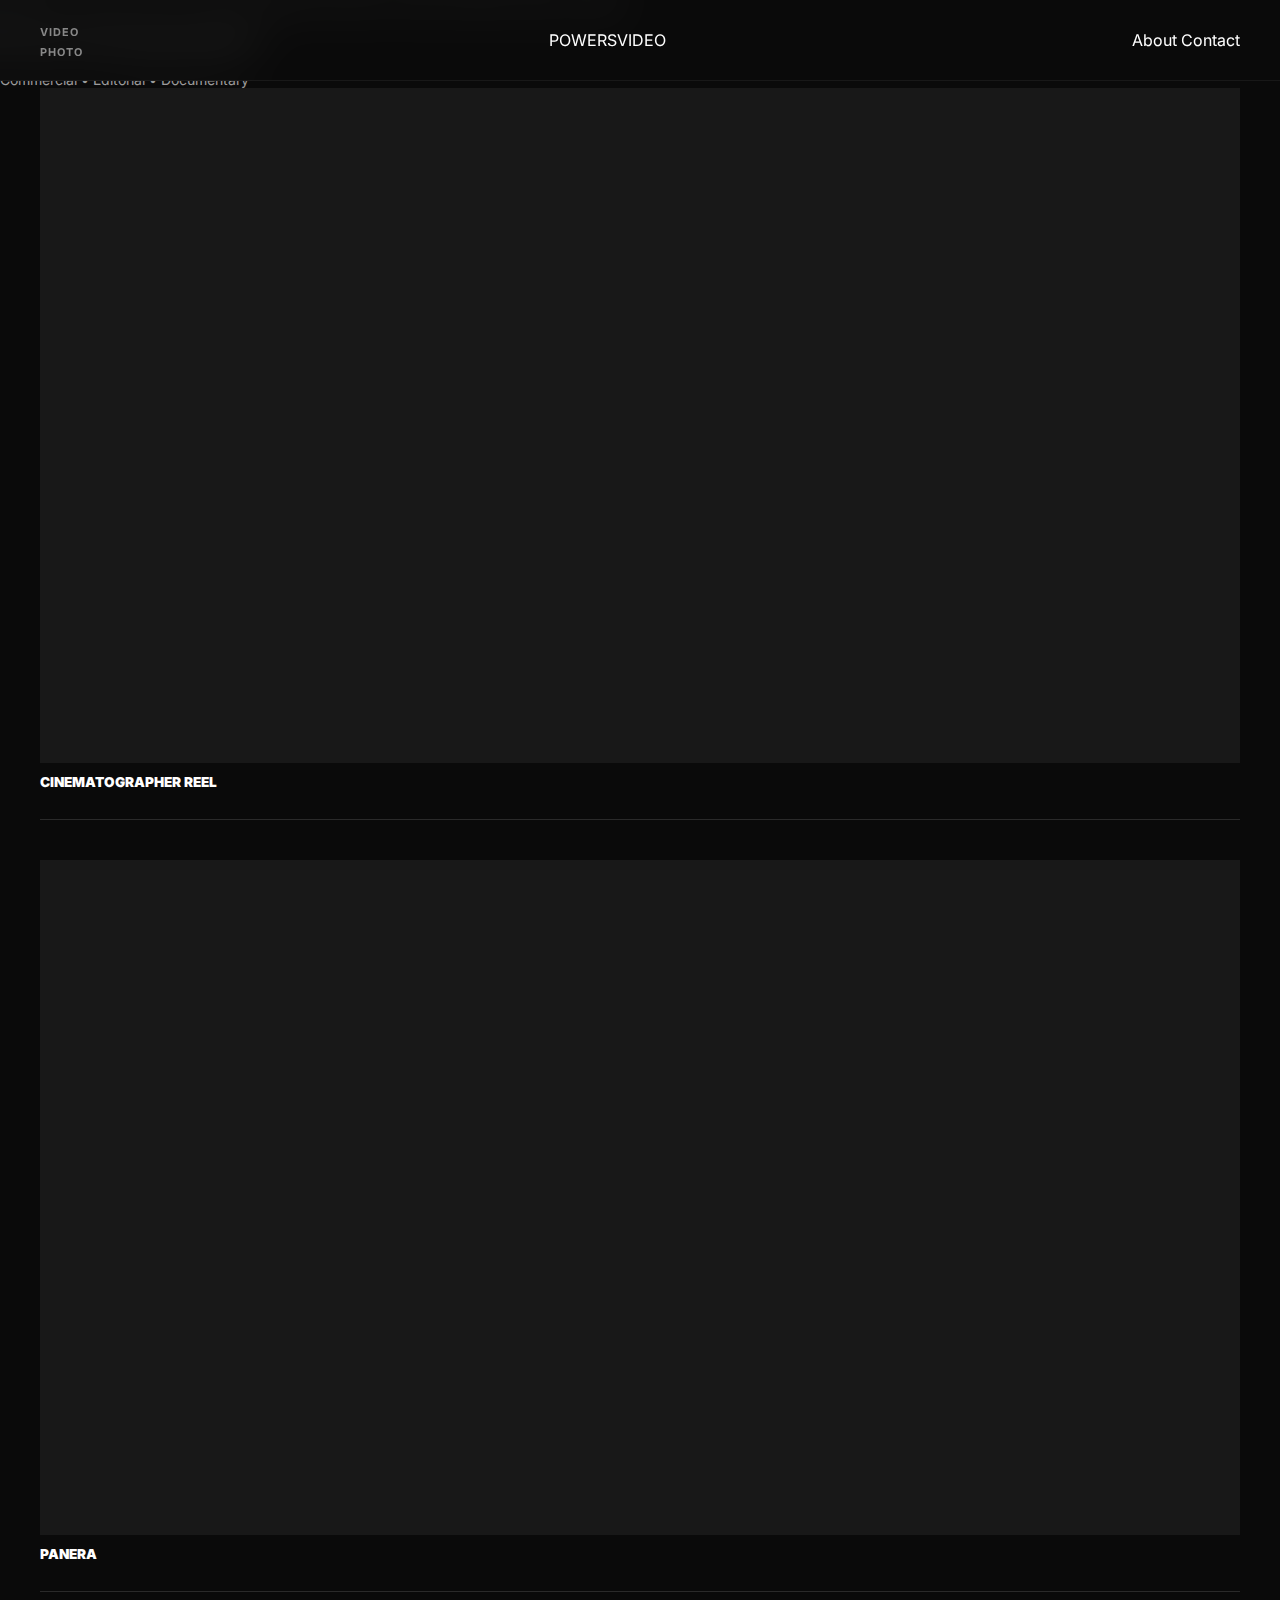
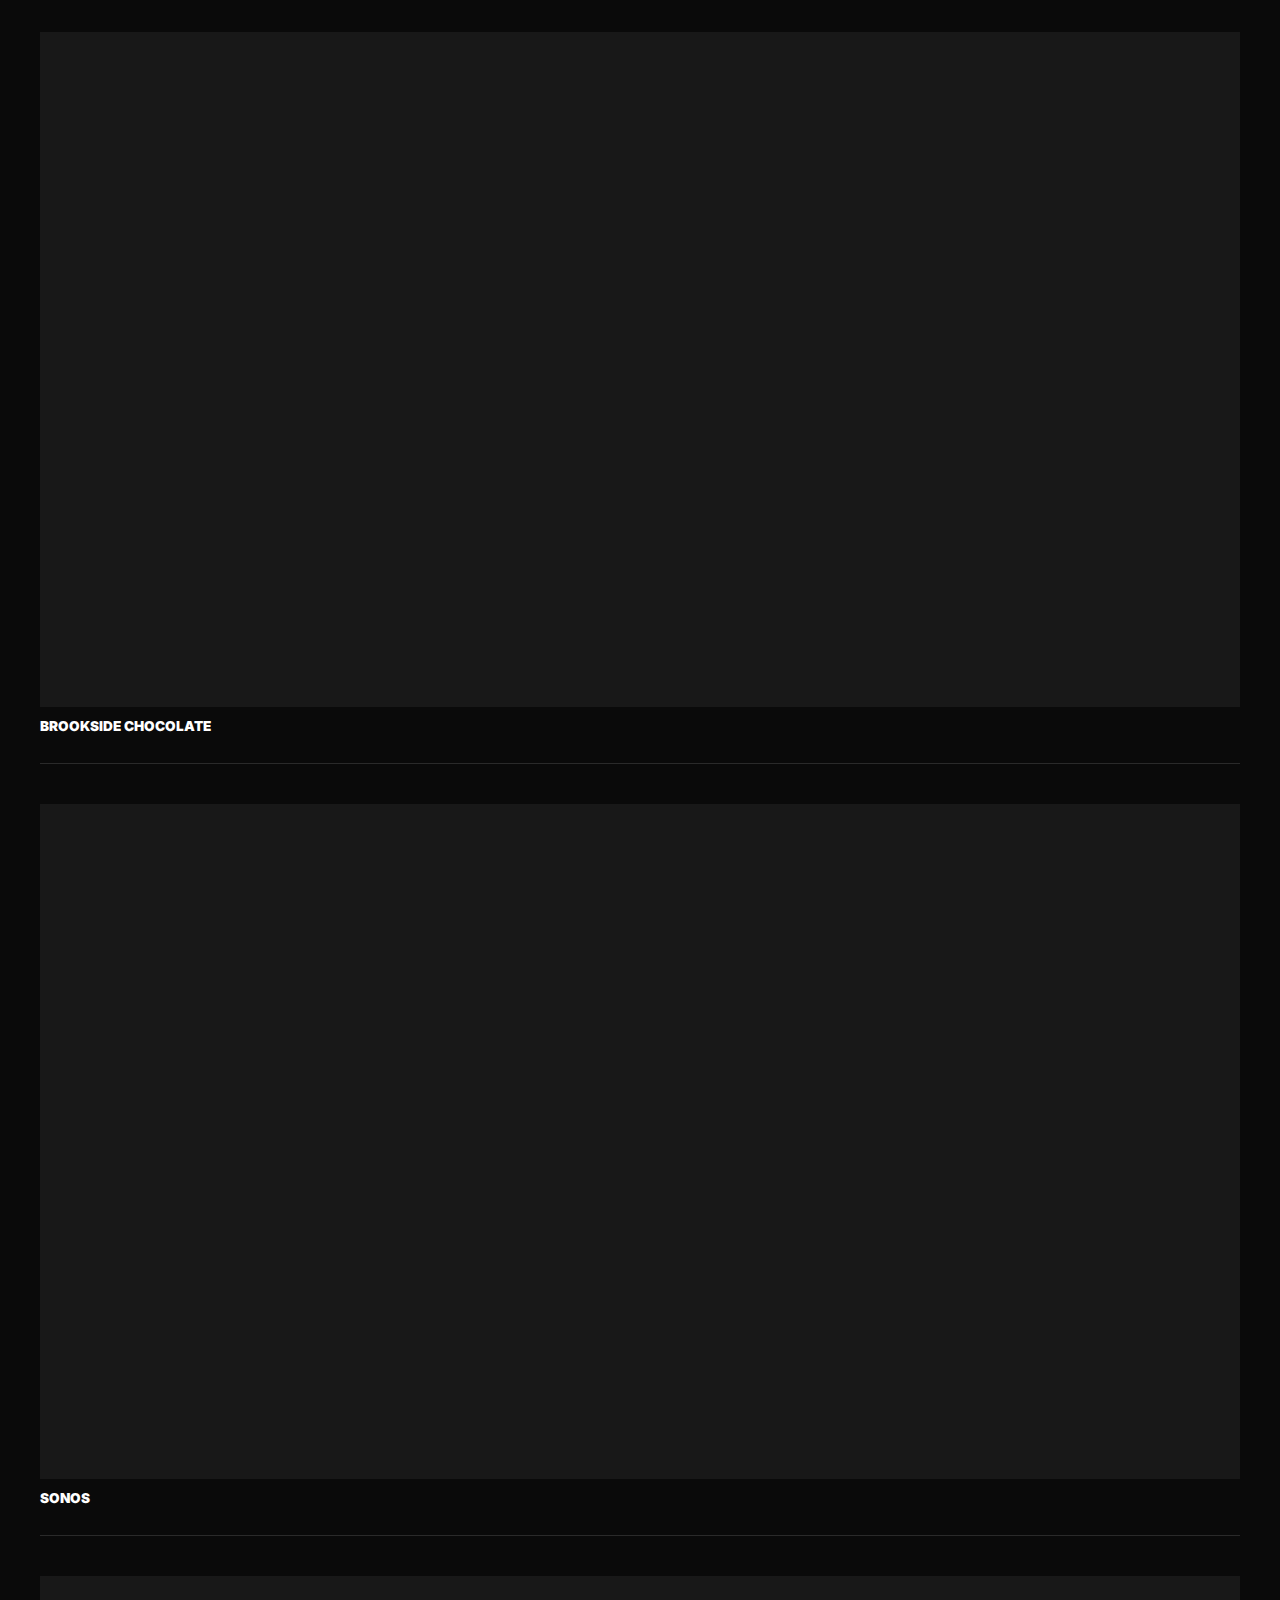
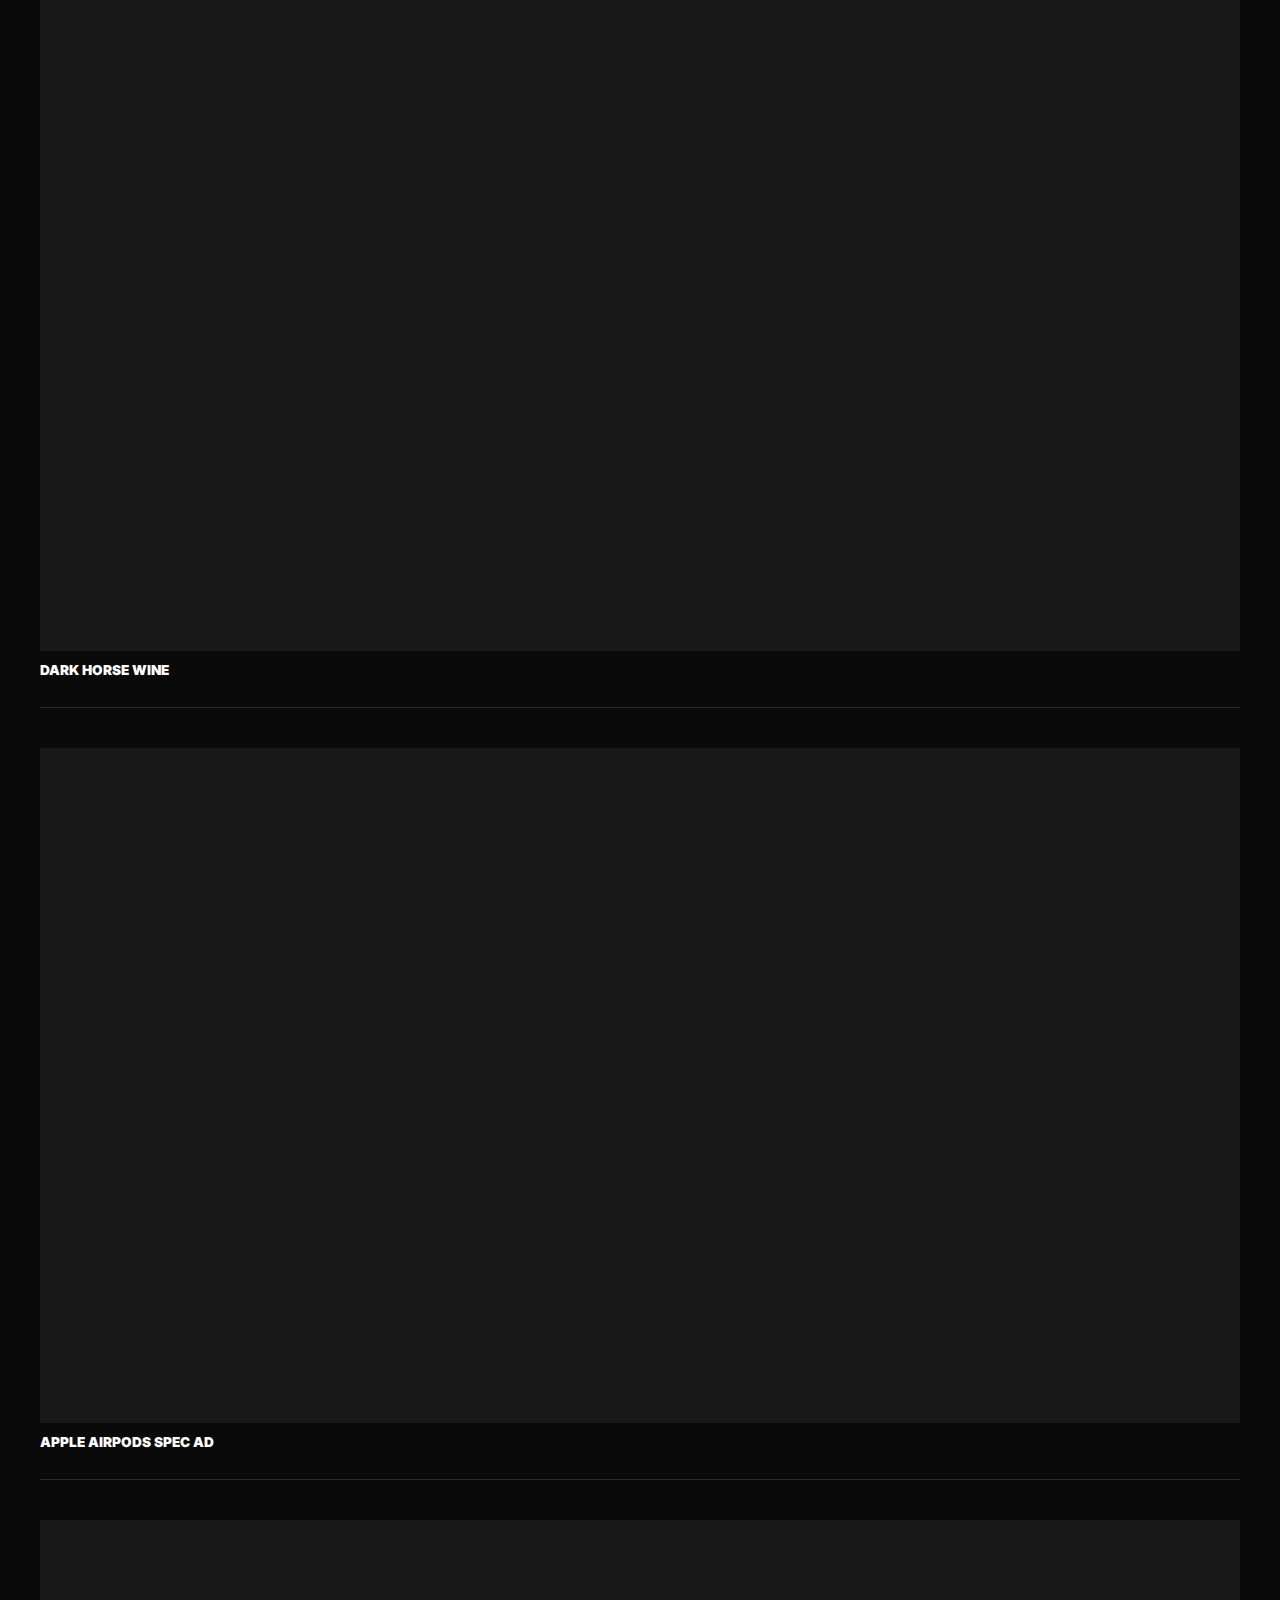
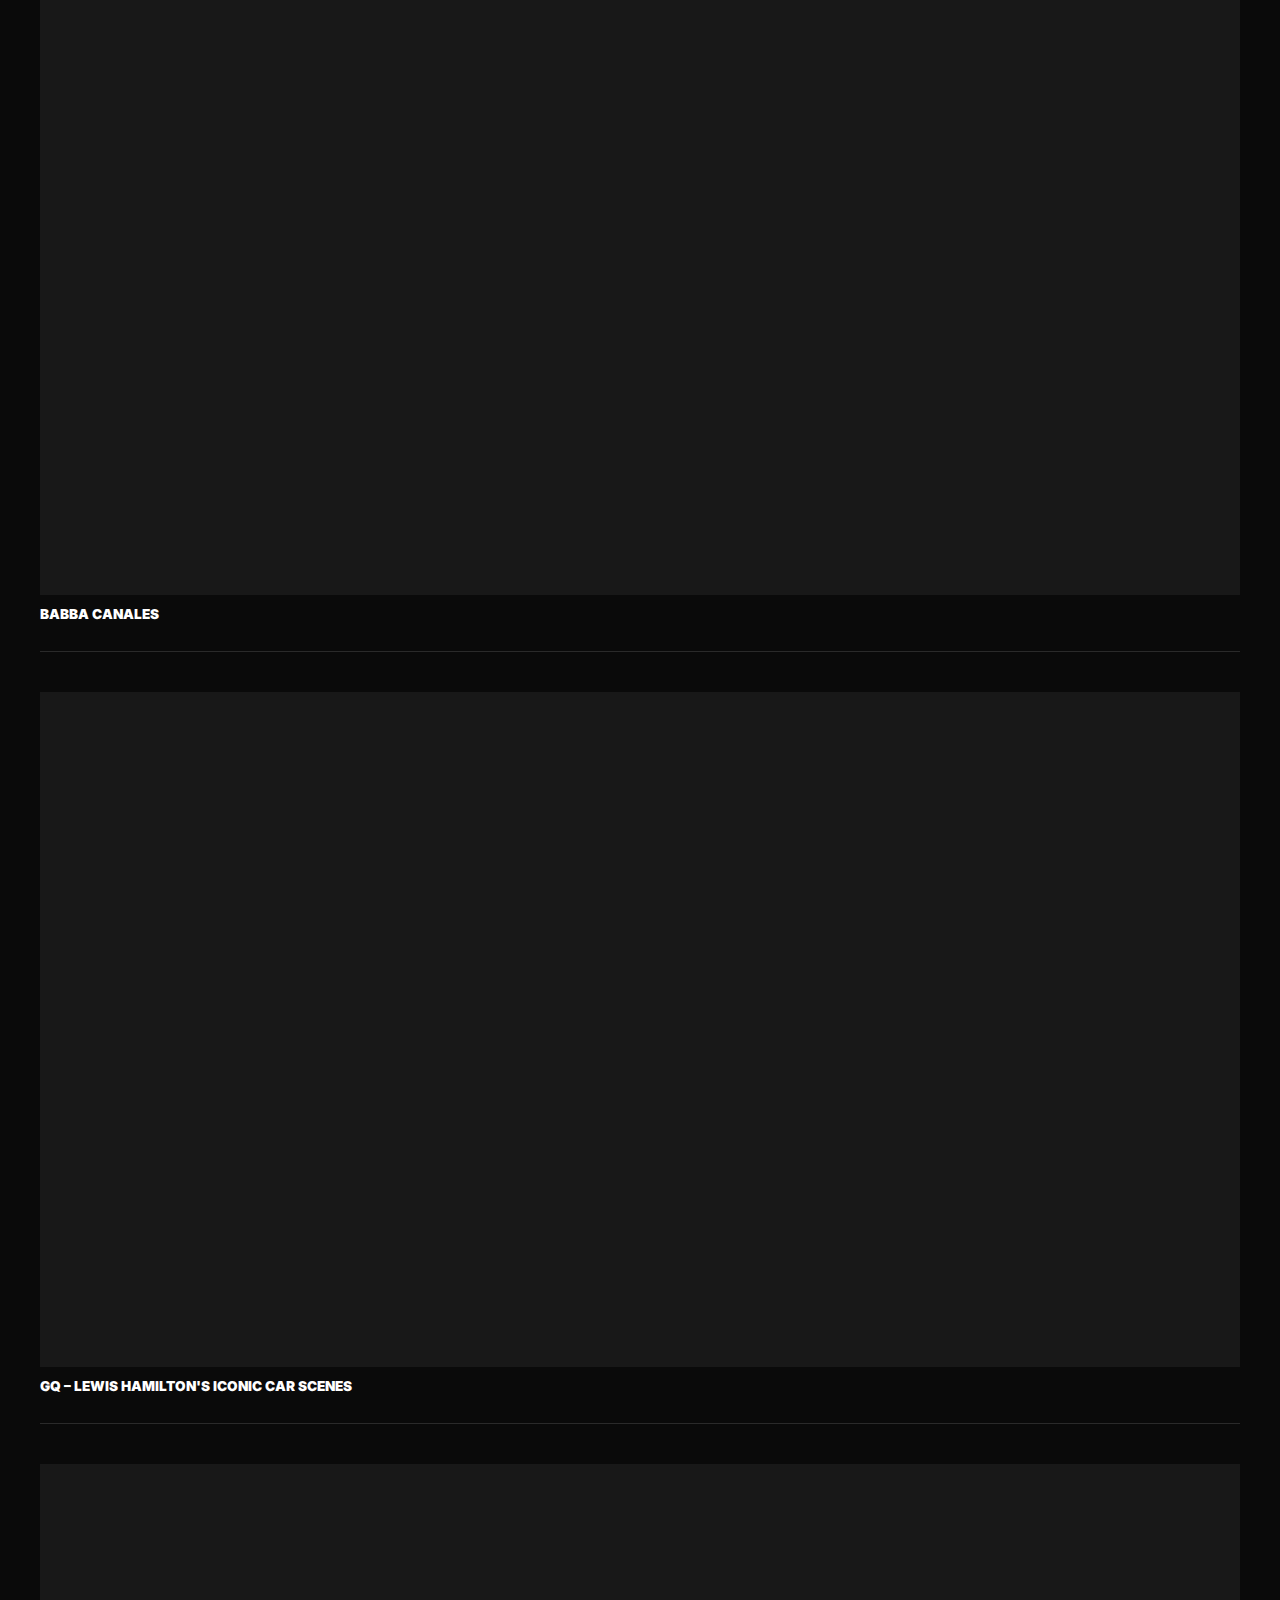
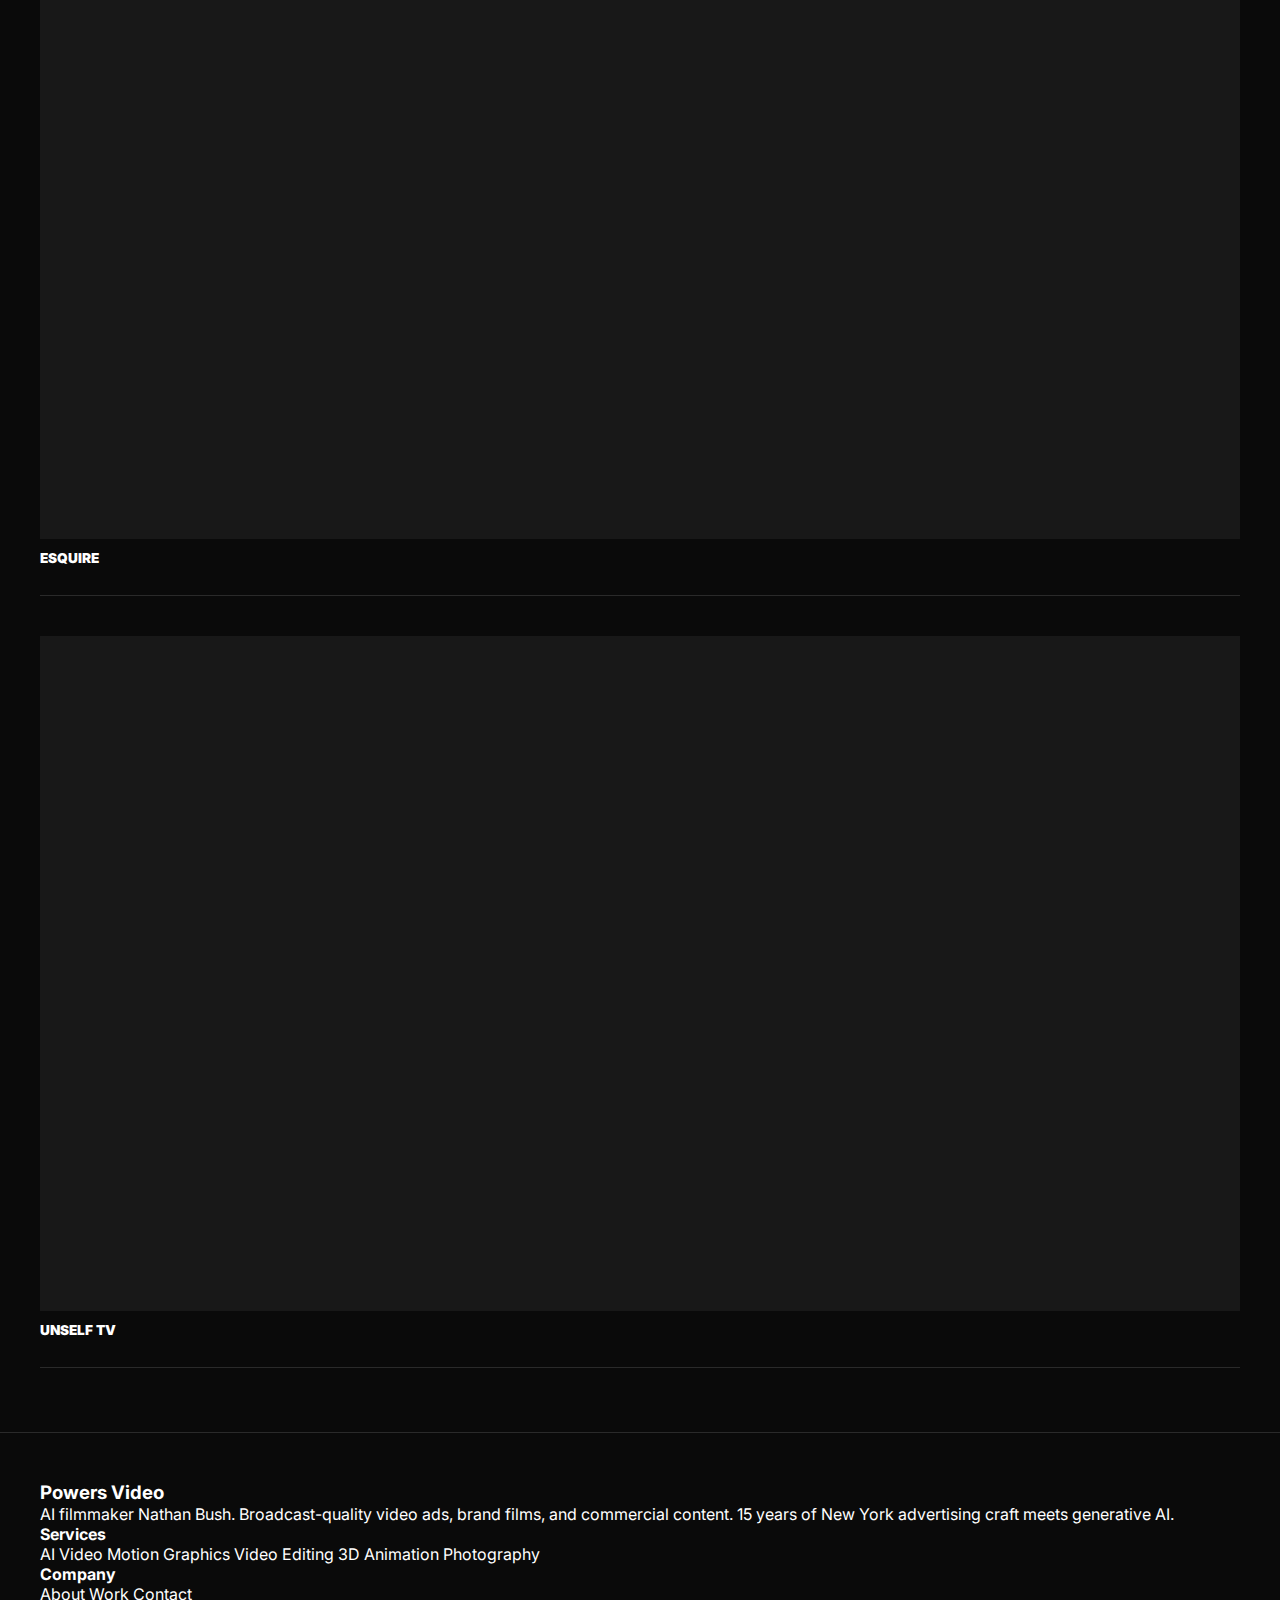
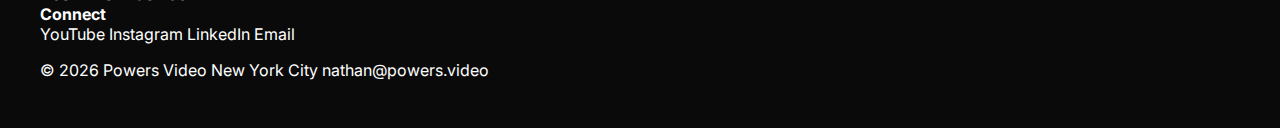
<file: cinematographer.html>
<!DOCTYPE html>
<html lang="en">
<head>
  <meta charset="UTF-8">
  <meta name="viewport" content="width=device-width, initial-scale=1.0">
  <title>Cinematography & DP Reel | Powers Video | Nathan Bush | NYC</title>
  <meta name="description" content="Commercial and editorial cinematography by Nathan Bush for Sonos, Panera, Brookside, Apple, GQ, Esquire, and The Atlantic. New York City cinematographer and DP available for shoots in Los Angeles, Miami, Atlanta, and worldwide.">
  <meta property="og:title" content="Cinematography & DP Reel | Powers Video | Nathan Bush | NYC">
  <meta property="og:description" content="Commercial and editorial cinematography by Nathan Bush for Sonos, Panera, Brookside, Apple, GQ, Esquire, and The Atlantic. New York City cinematographer and DP available for shoots in Los Angeles, Miami, Atlanta, and worldwide.">
  <meta property="og:type" content="website">
  <meta property="og:url" content="https://powers.video/cinematographer.html">
  <meta property="og:image" content="https://powers.video/og-image.png">
  <meta property="og:image:width" content="1200">
  <meta property="og:image:height" content="630">
  <meta name="twitter:card" content="summary_large_image">
  <meta name="twitter:image" content="https://powers.video/og-image.png">
  <meta name="author" content="Nathan Bush">
  <meta name="geo.region" content="US-NY">
  <meta name="geo.placename" content="New York City">
  <link rel="canonical" href="https://powers.video/cinematographer">
  <link rel="icon" type="image/png" href="favicon.png"><link rel="stylesheet" href="style.css">
</head>
<body>
<div class="scroll-progress"></div>

  <nav>
  <div class="nav-left">
    <div class="dropdown">
      <span>Video</span>
      <div class="dropdown-menu"><div class="dropdown-menu-inner">
        <a href="index.html">AI Film</a>
        <a href="motion.html">Motion</a>
        <a href="editor.html">Edit</a>
        <a href="cg-3d.html">3D</a>
        <a href="sizzles.html">Sizzles</a>
        <a href="cinematographer.html">Cinematography</a>
        <a href="director.html">Direction</a>
      </div></div>
    </div>
    <div class="dropdown">
      <span>Photo</span>
      <div class="dropdown-menu"><div class="dropdown-menu-inner">
        <a href="product-still-life.html">Product</a>
        <a href="fashion-photography.html">Fashion</a>
      </div></div>
    </div>
  </div>
  <div class="nav-center"><a href="index.html">POWERS<span>VIDEO</span></a></div>
  <div class="nav-right">
    <a href="about.html">About</a>
    <a href="discovery.html">Contact</a>
  </div>
  <button class="menu-toggle" aria-label="Menu"><span></span><span></span></button>
</nav>

<div class="mobile-menu">
  <a href="index.html">AI</a>
  <a href="motion.html">Motion</a>
  <a href="editor.html">Edit</a>
  <a href="cg-3d.html">3D</a>
  <a href="sizzles.html">Sizzles</a>
  <a href="cinematographer.html">Cinematography</a>
  <a href="director.html">Direction</a>
  <a href="product-still-life.html">Product</a>
  <a href="fashion-photography.html">Fashion</a>
  <a href="about.html">About</a>
  <a href="discovery.html">Contact</a>
</div>
  <header class="pg-header">
    <h1>Cinematographer</h1>
    <p class="subtitle" style="font-size:14px;color:rgba(255,255,255,0.6);margin-top:12px;">Commercial &bull; Editorial &bull; Documentary</p>
  </header>

  <section class="gallery">

    <div class="video-block"><div class="video-wrap"><iframe src="https://player.vimeo.com/video/174506289?title=0&byline=0&portrait=0&color=ffffff" loading="lazy" allow="autoplay; fullscreen; picture-in-picture" allowfullscreen></iframe></div><div class="video-info"><h3 class="video-title">Cinematographer Reel</h3></div></div>

    <div class="video-block"><div class="video-wrap"><iframe src="https://player.vimeo.com/video/296527375?title=0&byline=0&portrait=0&color=ffffff" loading="lazy" allow="autoplay; fullscreen; picture-in-picture" allowfullscreen></iframe></div><div class="video-info"><h3 class="video-title">Panera</h3></div></div>

    <div class="video-block"><div class="video-wrap"><iframe src="https://player.vimeo.com/video/290300681?title=0&byline=0&portrait=0&color=ffffff" loading="lazy" allow="autoplay; fullscreen; picture-in-picture" allowfullscreen></iframe></div><div class="video-info"><h3 class="video-title">Brookside Chocolate</h3></div></div>

    <div class="video-block"><div class="video-wrap"><iframe src="https://www.youtube.com/embed/CtpFxVhMrAk" loading="lazy" allow="accelerometer; autoplay; clipboard-write; encrypted-media; gyroscope; picture-in-picture" allowfullscreen></iframe></div><div class="video-info"><h3 class="video-title">Sonos</h3></div></div>

    <div class="video-block"><div class="video-wrap"><iframe src="https://player.vimeo.com/video/262437009?title=0&byline=0&portrait=0&color=ffffff" loading="lazy" allow="autoplay; fullscreen; picture-in-picture" allowfullscreen></iframe></div><div class="video-info"><h3 class="video-title">Dark Horse Wine</h3></div></div>

    <div class="video-block"><div class="video-wrap"><iframe src="https://player.vimeo.com/video/648731729?title=0&byline=0&portrait=0&color=ffffff" loading="lazy" allow="autoplay; fullscreen; picture-in-picture" allowfullscreen></iframe></div><div class="video-info"><h3 class="video-title">Apple AirPods spec ad</h3></div></div>

    <div class="video-block"><div class="video-wrap"><iframe src="https://player.vimeo.com/video/262437352?title=0&byline=0&portrait=0&color=ffffff" loading="lazy" allow="autoplay; fullscreen; picture-in-picture" allowfullscreen></iframe></div><div class="video-info"><h3 class="video-title">Babba Canales</h3></div></div>

    <div class="video-block"><div class="video-wrap"><iframe src="https://www.youtube.com/embed/ab6V6HzsXAg" loading="lazy" allow="accelerometer; autoplay; clipboard-write; encrypted-media; gyroscope; picture-in-picture" allowfullscreen></iframe></div><div class="video-info"><h3 class="video-title">GQ – Lewis Hamilton's iconic car scenes</h3></div></div>

    <div class="video-block"><div class="video-wrap"><iframe src="https://www.youtube.com/embed/i_aaUDvTmpM" loading="lazy" allow="accelerometer; autoplay; clipboard-write; encrypted-media; gyroscope; picture-in-picture" allowfullscreen></iframe></div><div class="video-info"><h3 class="video-title">Esquire</h3></div></div>

    <div class="video-block"><div class="video-wrap"><iframe src="https://www.youtube.com/embed/-UfV2s9b_Rk" loading="lazy" allow="accelerometer; autoplay; clipboard-write; encrypted-media; gyroscope; picture-in-picture" allowfullscreen></iframe></div><div class="video-info"><h3 class="video-title">unself TV</h3></div></div>

  </section>

  <footer>
  <div class="footer-grid">
    <div class="footer-brand">
      <h3>Powers Video</h3>
      <p>AI filmmaker Nathan Bush. Broadcast-quality video ads, brand films, and commercial content. 15 years of New York advertising craft meets generative AI.</p>
    </div>
    <div class="footer-col">
      <h4>Services</h4>
      <a href="index.html">AI Video</a>
      <a href="motion.html">Motion Graphics</a>
      <a href="editor.html">Video Editing</a>
      <a href="cg-3d.html">3D Animation</a>
      <a href="product-still-life.html">Photography</a>
    </div>
    <div class="footer-col">
      <h4>Company</h4>
      <a href="about.html">About</a>
      <a href="index.html">Work</a>
      <a href="discovery.html">Contact</a>
    </div>
    <div class="footer-col">
      <h4>Connect</h4>
      <a href="https://www.youtube.com/@PowersVideoAI" target="_blank" rel="noopener">YouTube</a>
      <a href="https://instagram.com/powersvideo" target="_blank" rel="noopener">Instagram</a>
      <a href="https://linkedin.com/in/powersvideo" target="_blank" rel="noopener">LinkedIn</a>
      <a href="mailto:nathan@powers.video">Email</a>
    </div>
  </div>
  <div class="footer-bottom">
    <span>&copy; 2026 Powers Video</span>
    <span class="footer-bottom-center">New York City</span>
    <span class="footer-bottom-right"><a href="mailto:nathan@powers.video">nathan@powers.video</a></span>
  </div>
</footer>

  <script src="site.js"></script>
</body>
</html>
</file>
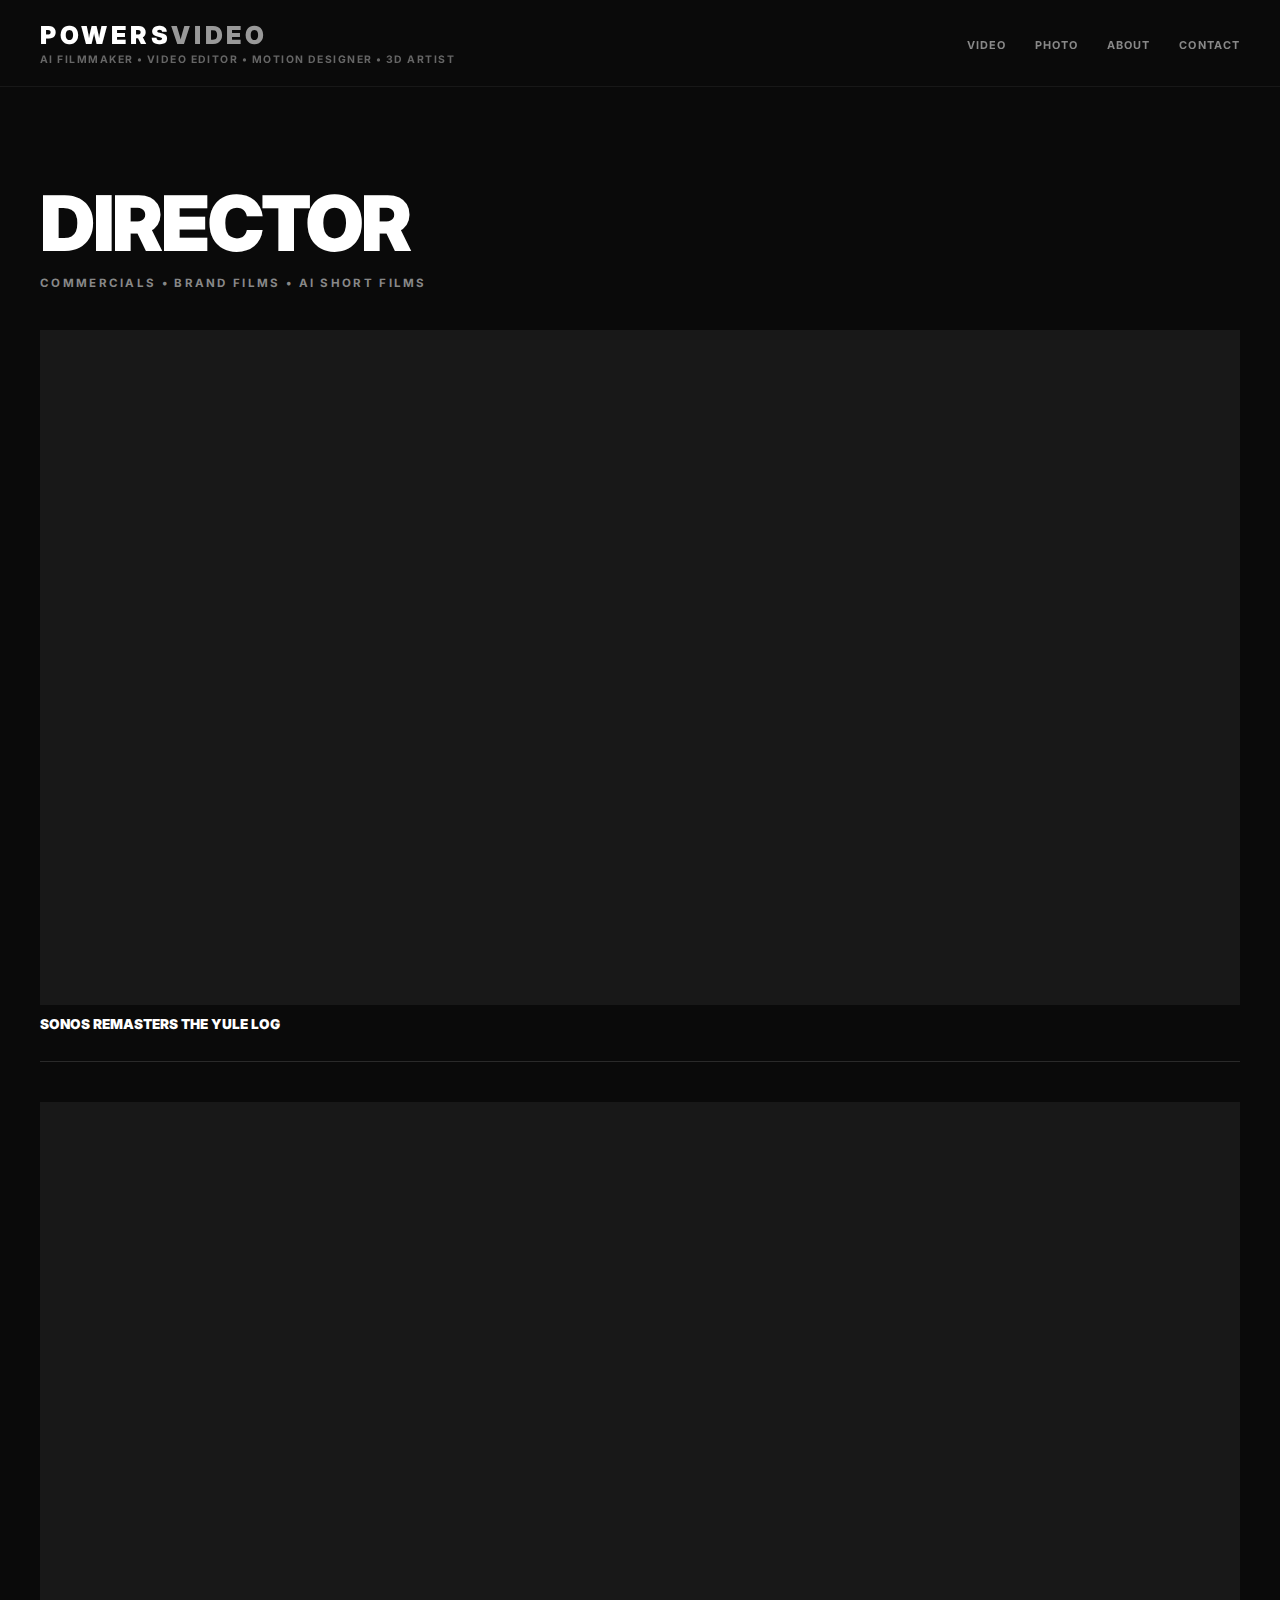
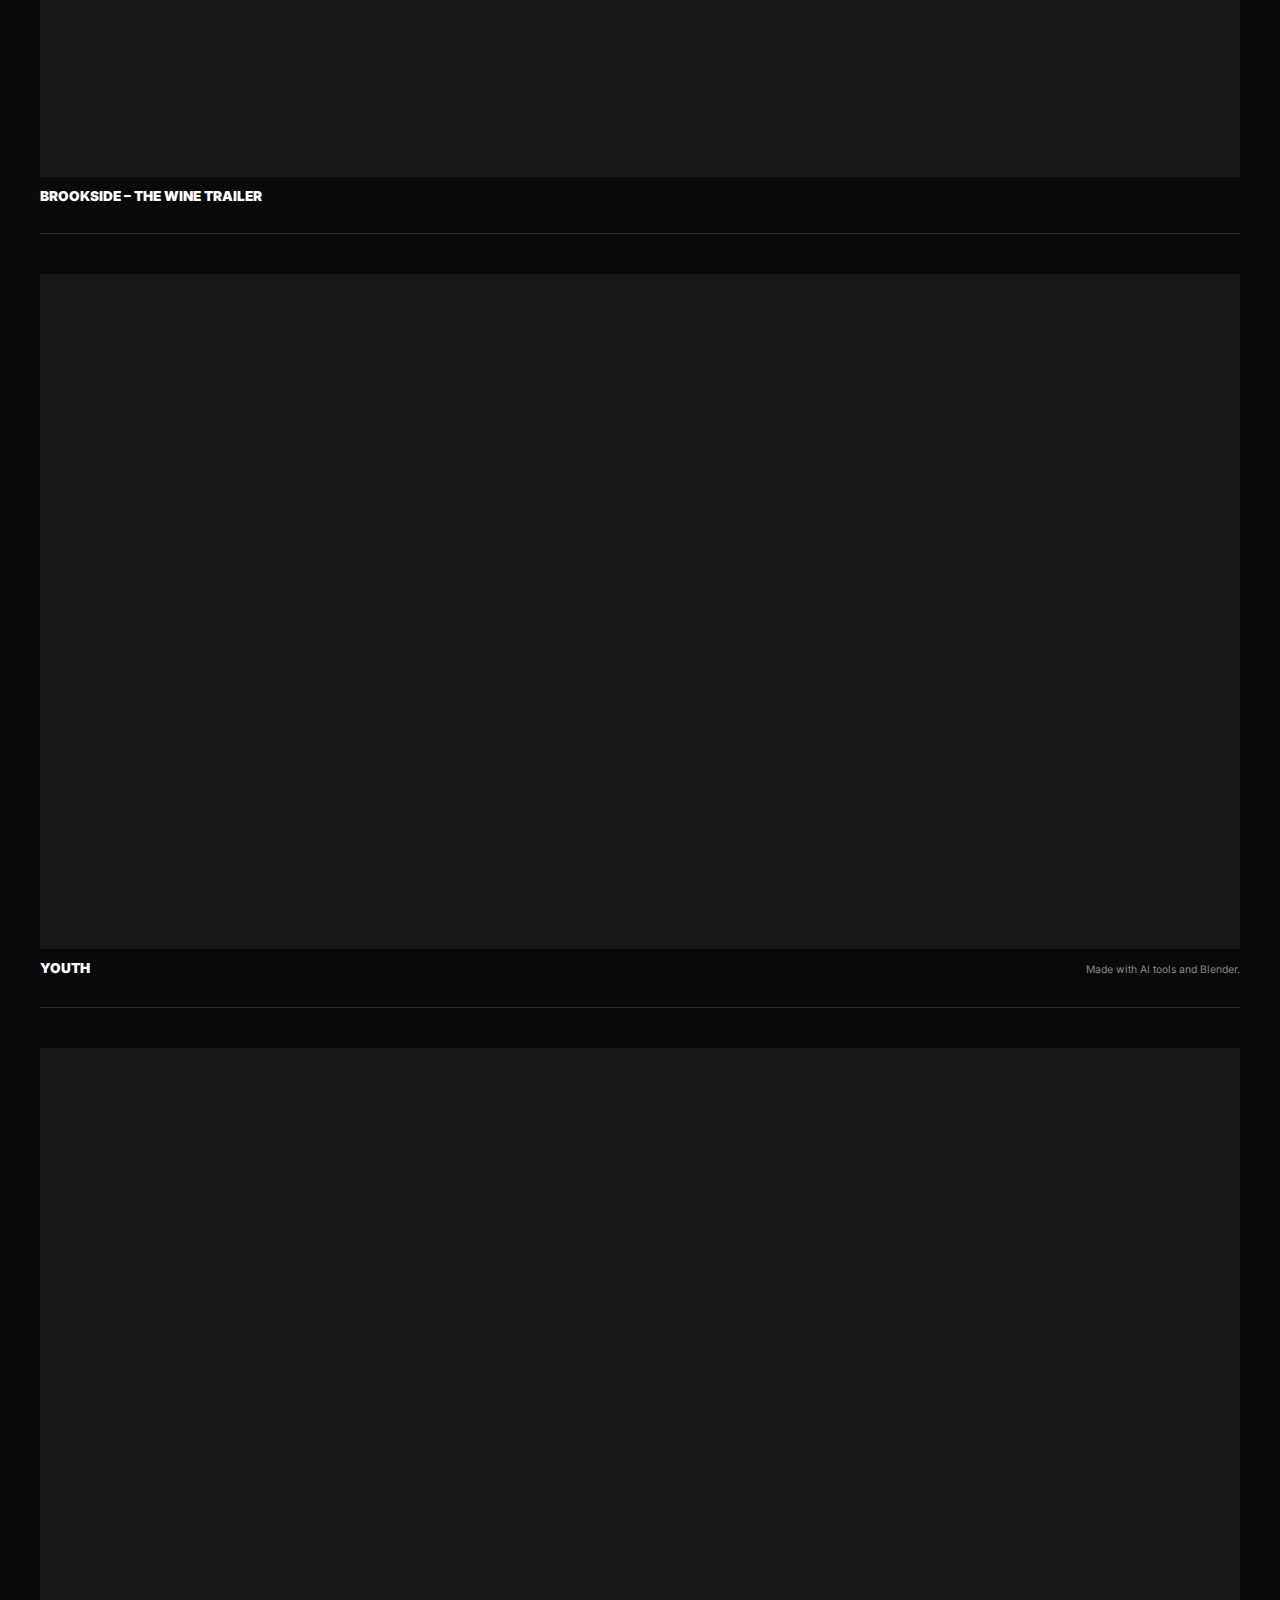
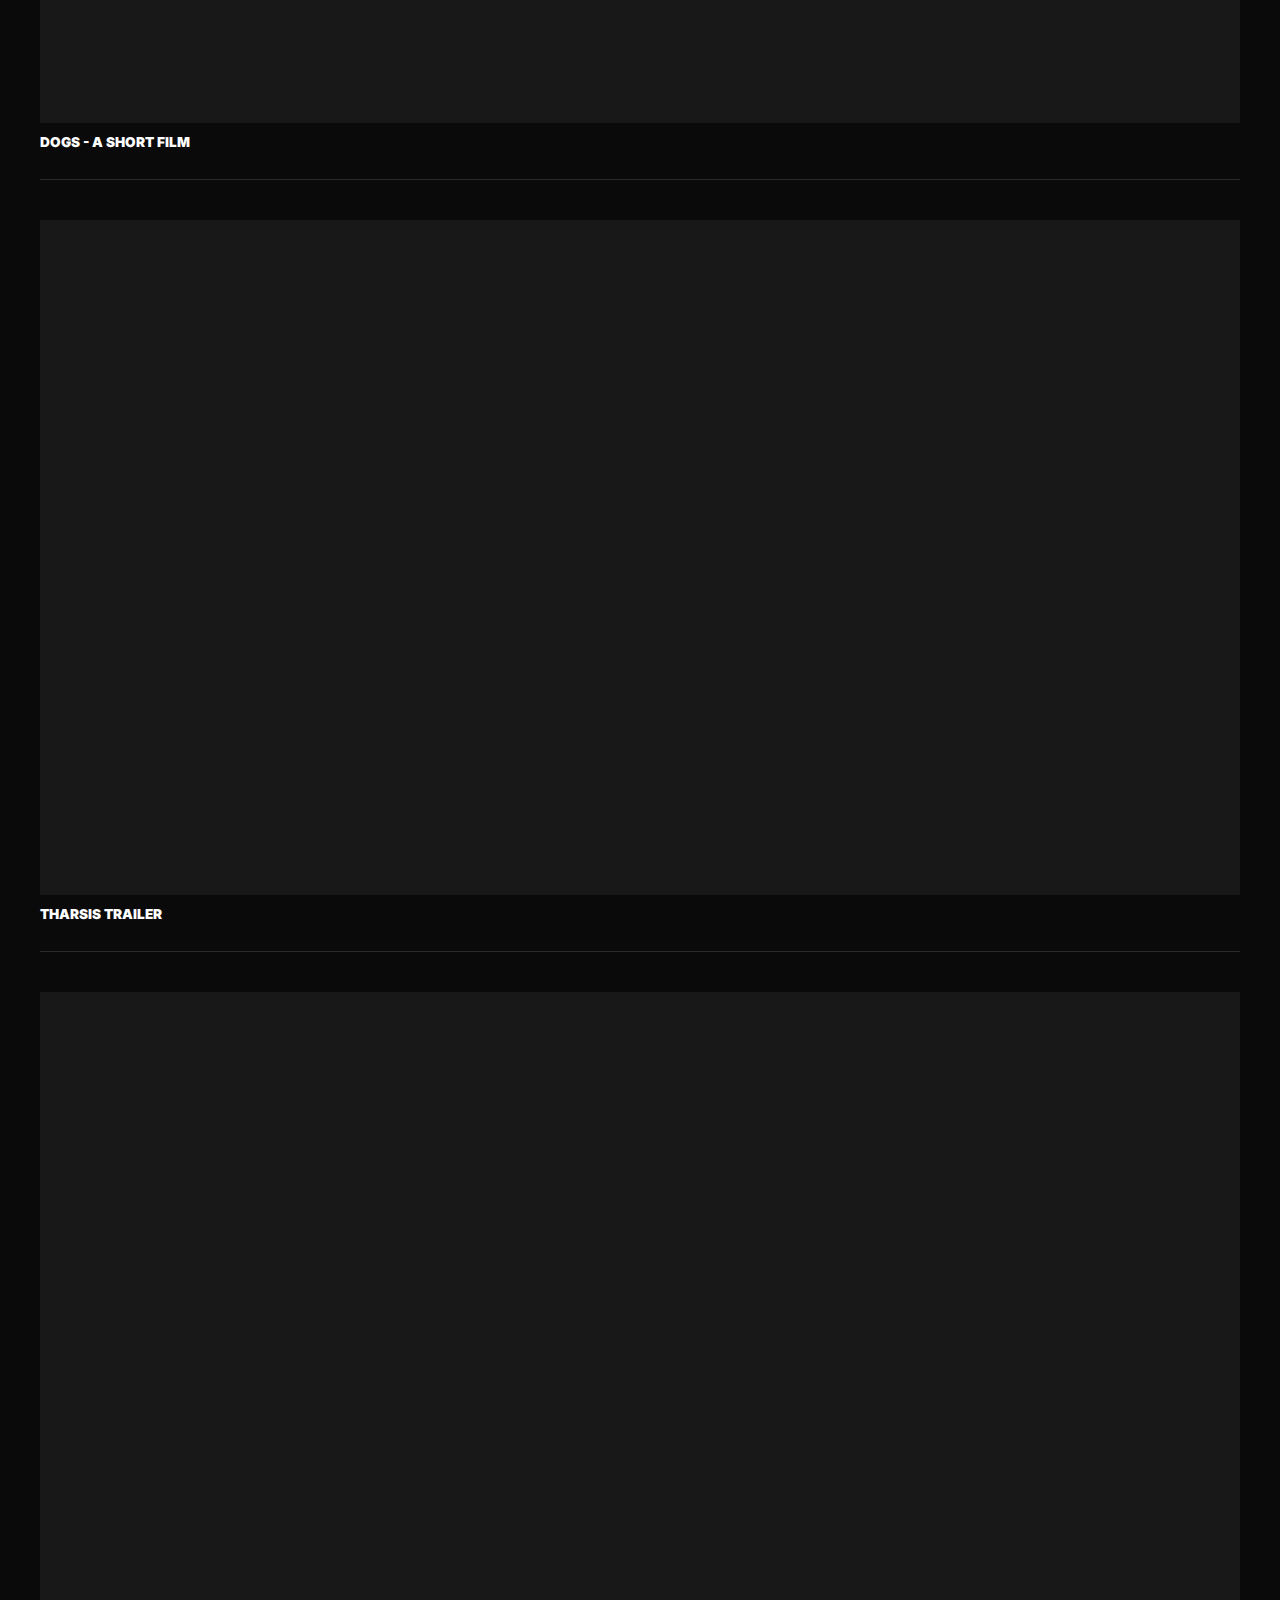
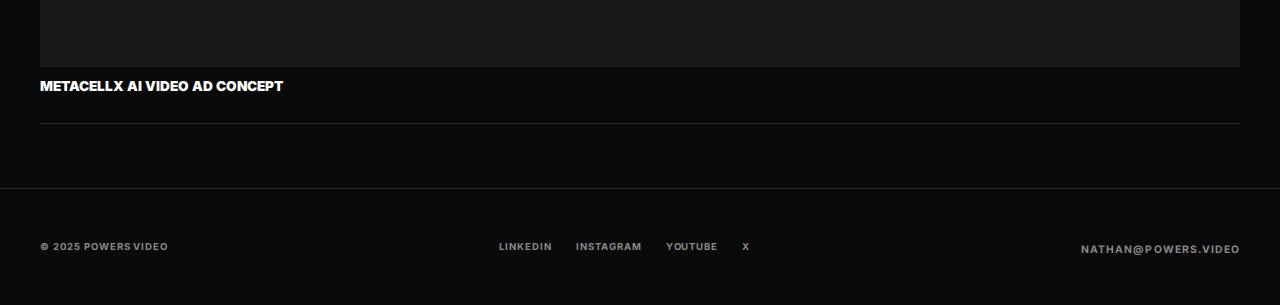
<file: director.html>
<!DOCTYPE html>
<html lang="en">
<head>
  <meta charset="UTF-8">
  <meta name="viewport" content="width=device-width, initial-scale=1.0">
  <title>AI Director & Commercial Director | Powers Video | Nathan Bush</title>
  <meta name="description" content="AI director Nathan Bush creates directed commercials, brand films, AI-generated short films, and trailers. Work includes Sonos, Brookside, and original AI short films. New York-based director available worldwide.">
  <meta property="og:title" content="AI Director & Commercial Director | Powers Video | Nathan Bush">
  <meta property="og:description" content="AI director Nathan Bush creates directed commercials, brand films, AI-generated short films, and trailers. Work includes Sonos, Brookside, and original AI short films. New York-based director available worldwide.">
  <meta property="og:type" content="website">
  <meta property="og:url" content="https://powers.video/director.html">
  <meta name="author" content="Nathan Bush">
  <meta name="geo.region" content="US-NY">
  <meta name="geo.placename" content="New York City">
  <link rel="canonical" href="https://powers.video/director">
  <link rel="stylesheet" href="style.css">
</head>
<body>
<div class="scroll-progress"></div>

  <nav>
    <div class="logo-wrap">
    <a href="index.html" class="logo">POWERS<span>VIDEO</span></a>
    <span class="tagline">AI Filmmaker &bull; Video Editor &bull; Motion Designer &bull; 3D Artist</span>
  </div>
    <button class="menu-toggle" aria-label="Menu"><span></span><span></span></button>
    <ul class="nav-links">
      <li class="dropdown">
        <span>Video</span>
        <ul class="dropdown-menu">
          <li><a href="index.html">AI Film</a></li>
          <li><a href="motion.html">Motion</a></li>
          <li><a href="editor.html">Editor</a></li>
          <li><a href="cg-3d.html">3D</a></li>
          <li><a href="sizzles.html">Sizzles</a></li>
          <li><a href="cinematographer.html">DP</a></li>
          <li><a href="director.html">Director</a></li>
        </ul>
      </li>
      <li class="dropdown">
        <span>Photo</span>
        <ul class="dropdown-menu">
          <li><a href="product-still-life.html">Product</a></li>
          <li><a href="fashion-photography.html">Fashion</a></li>
        </ul>
      </li>
      <li><a href="about.html">About</a></li>
      <li><a href="discovery.html">Contact</a></li>
    </ul>
  </nav>

  <header class="hero">
    <h1>Director</h1>
    <p class="subtitle">Commercials &bull; Brand Films &bull; AI Short Films</p>
  </header>

  <section class="gallery">

    <div class="video-block"><div class="video-wrap"><iframe src="https://www.youtube.com/embed/CtpFxVhMrAk" loading="lazy" allow="accelerometer; autoplay; clipboard-write; encrypted-media; gyroscope; picture-in-picture" allowfullscreen></iframe></div><div class="video-info"><h3 class="video-title">Sonos Remasters the Yule Log</h3></div></div>

    <div class="video-block"><div class="video-wrap"><iframe src="https://player.vimeo.com/video/290300681?title=0&byline=0&portrait=0&color=ffffff" loading="lazy" allow="autoplay; fullscreen; picture-in-picture" allowfullscreen></iframe></div><div class="video-info"><h3 class="video-title">Brookside – The Wine Trailer</h3></div></div>

    <div class="video-block"><div class="video-wrap"><iframe src="https://player.vimeo.com/video/1101685450?title=0&byline=0&portrait=0&color=ffffff" loading="lazy" allow="autoplay; fullscreen; picture-in-picture" allowfullscreen></iframe></div><div class="video-info"><h3 class="video-title">Youth</h3><p class="video-desc">Made with AI tools and Blender.</p></div></div>

    <div class="video-block"><div class="video-wrap"><iframe src="https://www.youtube.com/embed/A1wRWE2GkMI" loading="lazy" allow="accelerometer; autoplay; clipboard-write; encrypted-media; gyroscope; picture-in-picture" allowfullscreen></iframe></div><div class="video-info"><h3 class="video-title">Dogs - A Short Film</h3></div></div>

    <div class="video-block"><div class="video-wrap"><iframe src="https://player.vimeo.com/video/853413561?title=0&byline=0&portrait=0&color=ffffff" loading="lazy" allow="autoplay; fullscreen; picture-in-picture" allowfullscreen></iframe></div><div class="video-info"><h3 class="video-title">Tharsis Trailer</h3></div></div>

    <div class="video-block"><div class="video-wrap"><iframe src="https://player.vimeo.com/video/1094481235?title=0&byline=0&portrait=0&color=ffffff" loading="lazy" allow="autoplay; fullscreen; picture-in-picture" allowfullscreen></iframe></div><div class="video-info"><h3 class="video-title">MetaCellX AI Video Ad Concept</h3></div></div>

  </section>

  <footer>
    <div class="footer-left"><span>&copy; 2025 Powers Video</span></div>
    <div class="footer-social">
      <a href="https://linkedin.com/in/powersvideo" target="_blank" rel="noopener">LinkedIn</a>
      <a href="https://instagram.com/powersvideo" target="_blank" rel="noopener">Instagram</a>
      <a href="https://youtube.com/@powersvideo" target="_blank" rel="noopener">YouTube</a>
      <a href="https://x.com/powersvideo" target="_blank" rel="noopener">X</a>
    </div>
    <div class="footer-right"><a href="mailto:nathan@powers.video">nathan@powers.video</a></div>
  </footer>

  <script src="site.js"></script>
</body>
</html>
</file>
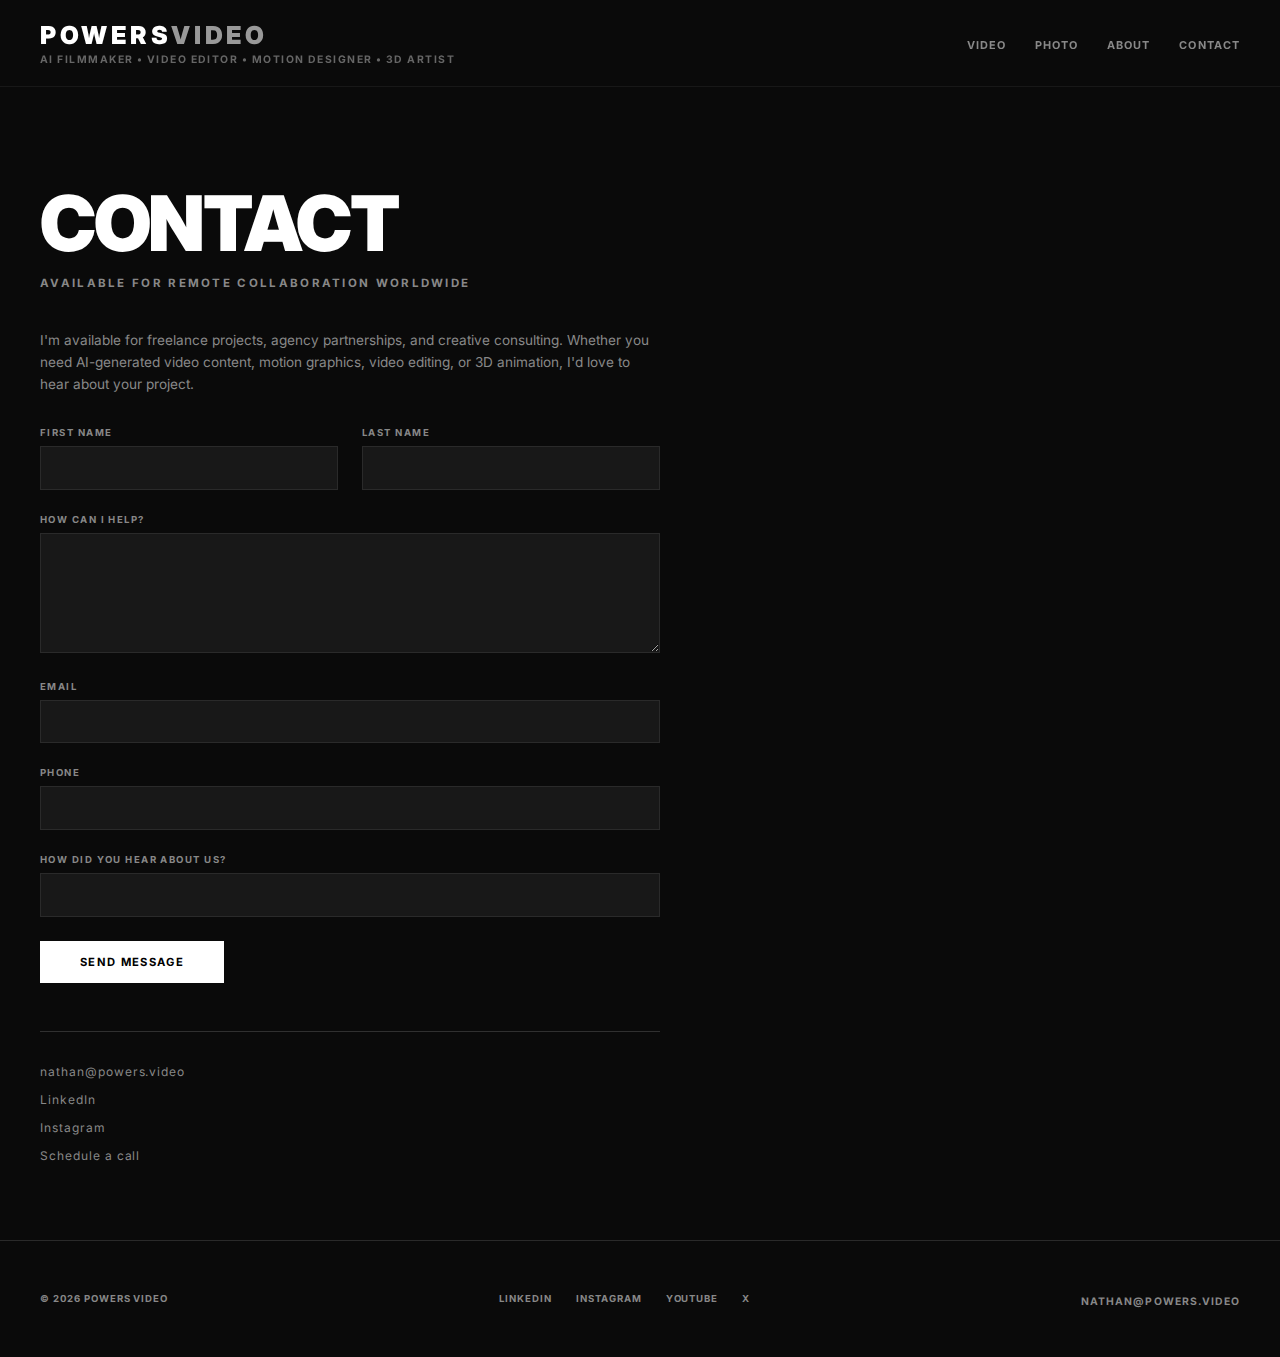
<file: discovery.html>
<!DOCTYPE html>
<html lang="en">
<head>
  <meta charset="UTF-8">
  <meta name="viewport" content="width=device-width, initial-scale=1.0">
  <title>Contact & Hire | Powers Video | Nathan Bush | AI Filmmaker NYC</title>
  <meta name="description" content="Hire AI filmmaker Nathan Bush for AI video production, motion graphics, video editing, 3D animation, and creative directing. Based in New York City, serving clients in Los Angeles, San Francisco, Austin, Miami, Chicago, Atlanta, Nashville, London, and worldwide. Available for remote collaboration.">
  <meta property="og:title" content="Contact & Hire | Powers Video | Nathan Bush | AI Filmmaker NYC">
  <meta property="og:description" content="Hire AI filmmaker Nathan Bush for AI video production, motion graphics, video editing, 3D animation, and creative directing. Based in New York City, serving clients in Los Angeles, San Francisco, Austin, Miami, Chicago, Atlanta, Nashville, London, and worldwide. Available for remote collaboration.">
  <meta property="og:type" content="website">
  <meta property="og:url" content="https://powers.video/discovery">
  <meta name="author" content="Nathan Bush">
  <meta name="geo.region" content="US-NY">
  <meta name="geo.placename" content="New York City">
  <link rel="canonical" href="https://powers.video/discovery">
  <link rel="stylesheet" href="style.css">
  <script type="application/ld+json">
{
  "@context": "https://schema.org",
  "@type": "ContactPage",
  "name": "Contact Powers Video",
  "url": "https://powers.video/discovery",
  "mainEntity": {
    "@type": "ProfessionalService",
    "name": "Powers Video",
    "email": "nathan@powers.video",
    "url": "https://powers.video",
    "founder": {
      "@type": "Person",
      "name": "Nathan Bush",
      "jobTitle": "AI Filmmaker & Director"
    },
    "address": {
      "@type": "PostalAddress",
      "addressLocality": "New York",
      "addressRegion": "NY",
      "addressCountry": "US"
    },
    "areaServed": [
      "New York",
      "Los Angeles",
      "San Francisco",
      "Austin",
      "Miami",
      "Chicago",
      "Atlanta",
      "Nashville",
      "London",
      "Worldwide"
    ]
  }
}
  </script>
</head>
<body>
<div class="scroll-progress"></div>

<nav>
  <div class="logo-wrap">
    <a href="index.html" class="logo">POWERS<span>VIDEO</span></a>
    <span class="tagline">AI Filmmaker &bull; Video Editor &bull; Motion Designer &bull; 3D Artist</span>
  </div>
  <button class="menu-toggle" aria-label="Menu"><span></span><span></span></button>
  <ul class="nav-links">
    <li class="dropdown">
      <span>Video</span>
      <ul class="dropdown-menu">
        <li><a href="index.html">AI Film</a></li>
        <li><a href="motion.html">Motion</a></li>
        <li><a href="editor.html">Editor</a></li>
        <li><a href="cg-3d.html">3D</a></li>
        <li><a href="sizzles.html">Sizzles</a></li>
        <li><a href="cinematographer.html">DP</a></li>
        <li><a href="director.html">Director</a></li>
      </ul>
    </li>
    <li class="dropdown">
      <span>Photo</span>
      <ul class="dropdown-menu">
        <li><a href="product-still-life.html">Product</a></li>
        <li><a href="fashion-photography.html">Fashion</a></li>
      </ul>
    </li>
    <li><a href="about.html">About</a></li>
    <li><a href="discovery.html">Contact</a></li>
  </ul>
</nav>

<header class="hero">
  <h1>Contact</h1>
  <p class="subtitle">Available for remote collaboration worldwide</p>
</header>

<section class="contact-content">

  <p>I'm available for freelance projects, agency partnerships, and creative consulting. Whether you need AI-generated video content, motion graphics, video editing, or 3D animation, I'd love to hear about your project.</p>

  <form class="contact-form" action="https://formspree.io/f/xvzbvdwe" method="POST">
    <div class="form-row">
      <div class="form-group">
        <label for="first-name">First Name</label>
        <input type="text" id="first-name" name="first-name" required>
      </div>
      <div class="form-group">
        <label for="last-name">Last Name</label>
        <input type="text" id="last-name" name="last-name" required>
      </div>
    </div>
    <div class="form-group">
      <label for="message">How can I help?</label>
      <textarea id="message" name="message" rows="5" required></textarea>
    </div>
    <div class="form-group">
      <label for="email">Email</label>
      <input type="email" id="email" name="email">
    </div>
    <div class="form-group">
      <label for="phone">Phone</label>
      <input type="tel" id="phone" name="phone">
    </div>
    <div class="form-group">
      <label for="referral">How did you hear about us?</label>
      <input type="text" id="referral" name="referral">
    </div>
    <button type="submit" class="submit-btn">Send Message</button>
  </form>

  <div class="contact-links">
    <a href="mailto:nathan@powers.video">nathan@powers.video</a>
    <a href="https://linkedin.com/in/powersvideo" target="_blank" rel="noopener">LinkedIn</a>
    <a href="https://instagram.com/powersvideo" target="_blank" rel="noopener">Instagram</a>
    <a href="#" class="calendly-link">Schedule a call</a>
  </div>

</section>

<footer>
  <div class="footer-left"><span>&copy; 2026 Powers Video</span></div>
  <div class="footer-social">
    <a href="https://linkedin.com/in/powersvideo" target="_blank" rel="noopener">LinkedIn</a>
    <a href="https://instagram.com/powersvideo" target="_blank" rel="noopener">Instagram</a>
    <a href="https://www.youtube.com/@PowersVideoAI" target="_blank" rel="noopener">YouTube</a>
    <a href="https://x.com/powersvideox" target="_blank" rel="noopener">X</a>
  </div>
  <div class="footer-right"><a href="mailto:nathan@powers.video">nathan@powers.video</a></div>
</footer>

<script src="site.js"></script>
</body>
</html>
</file>
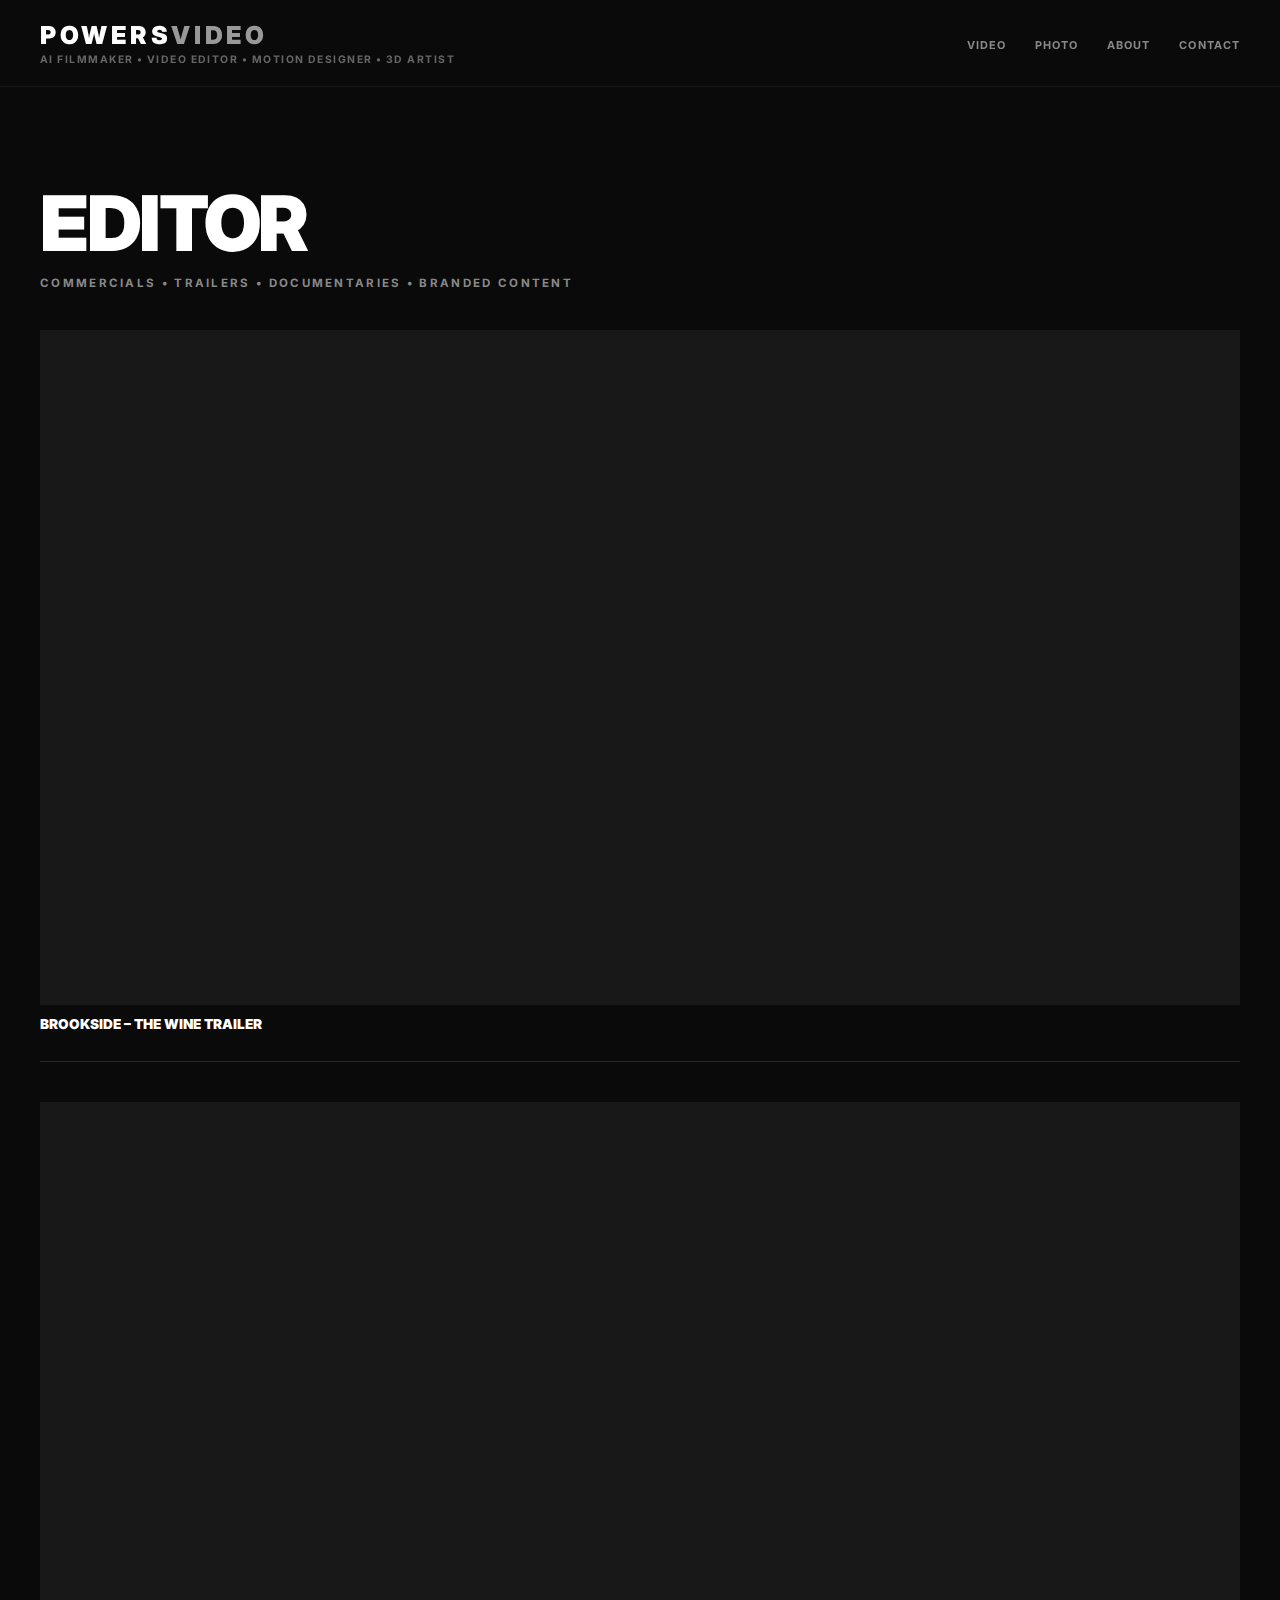
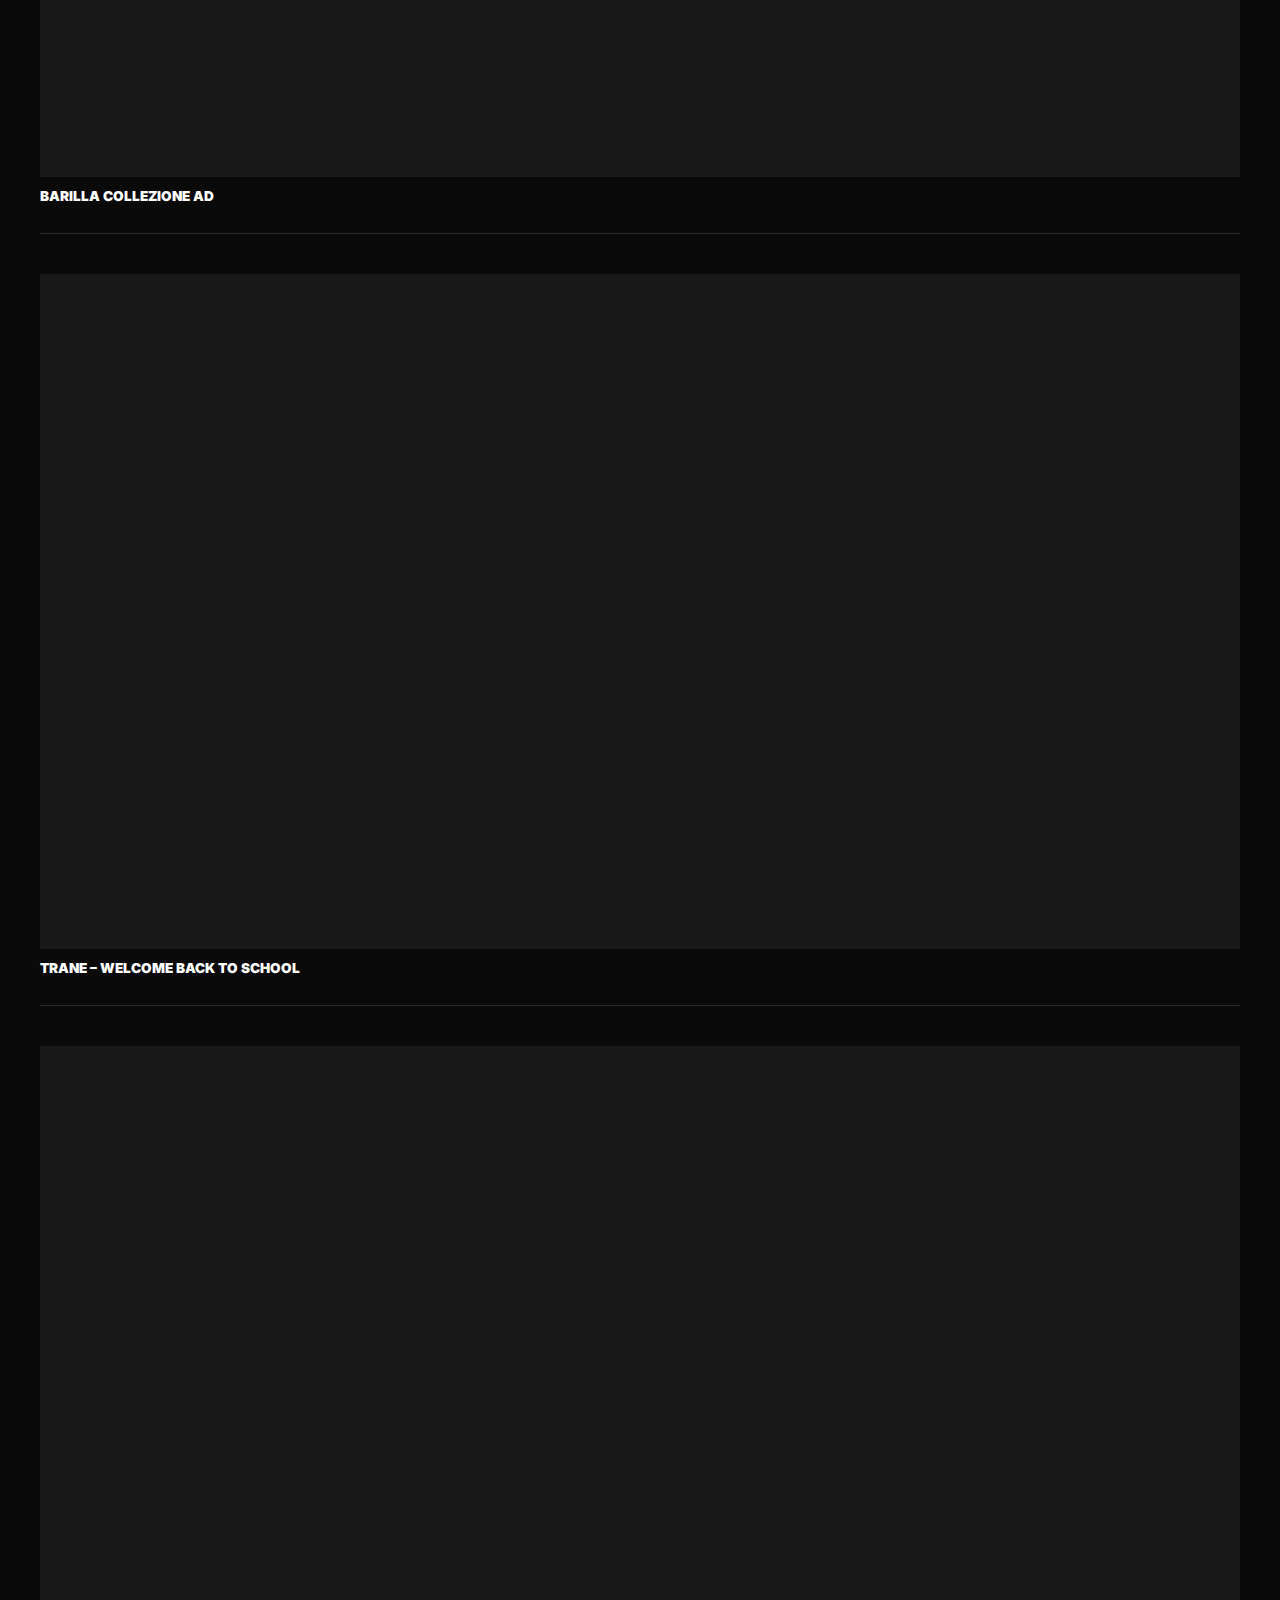
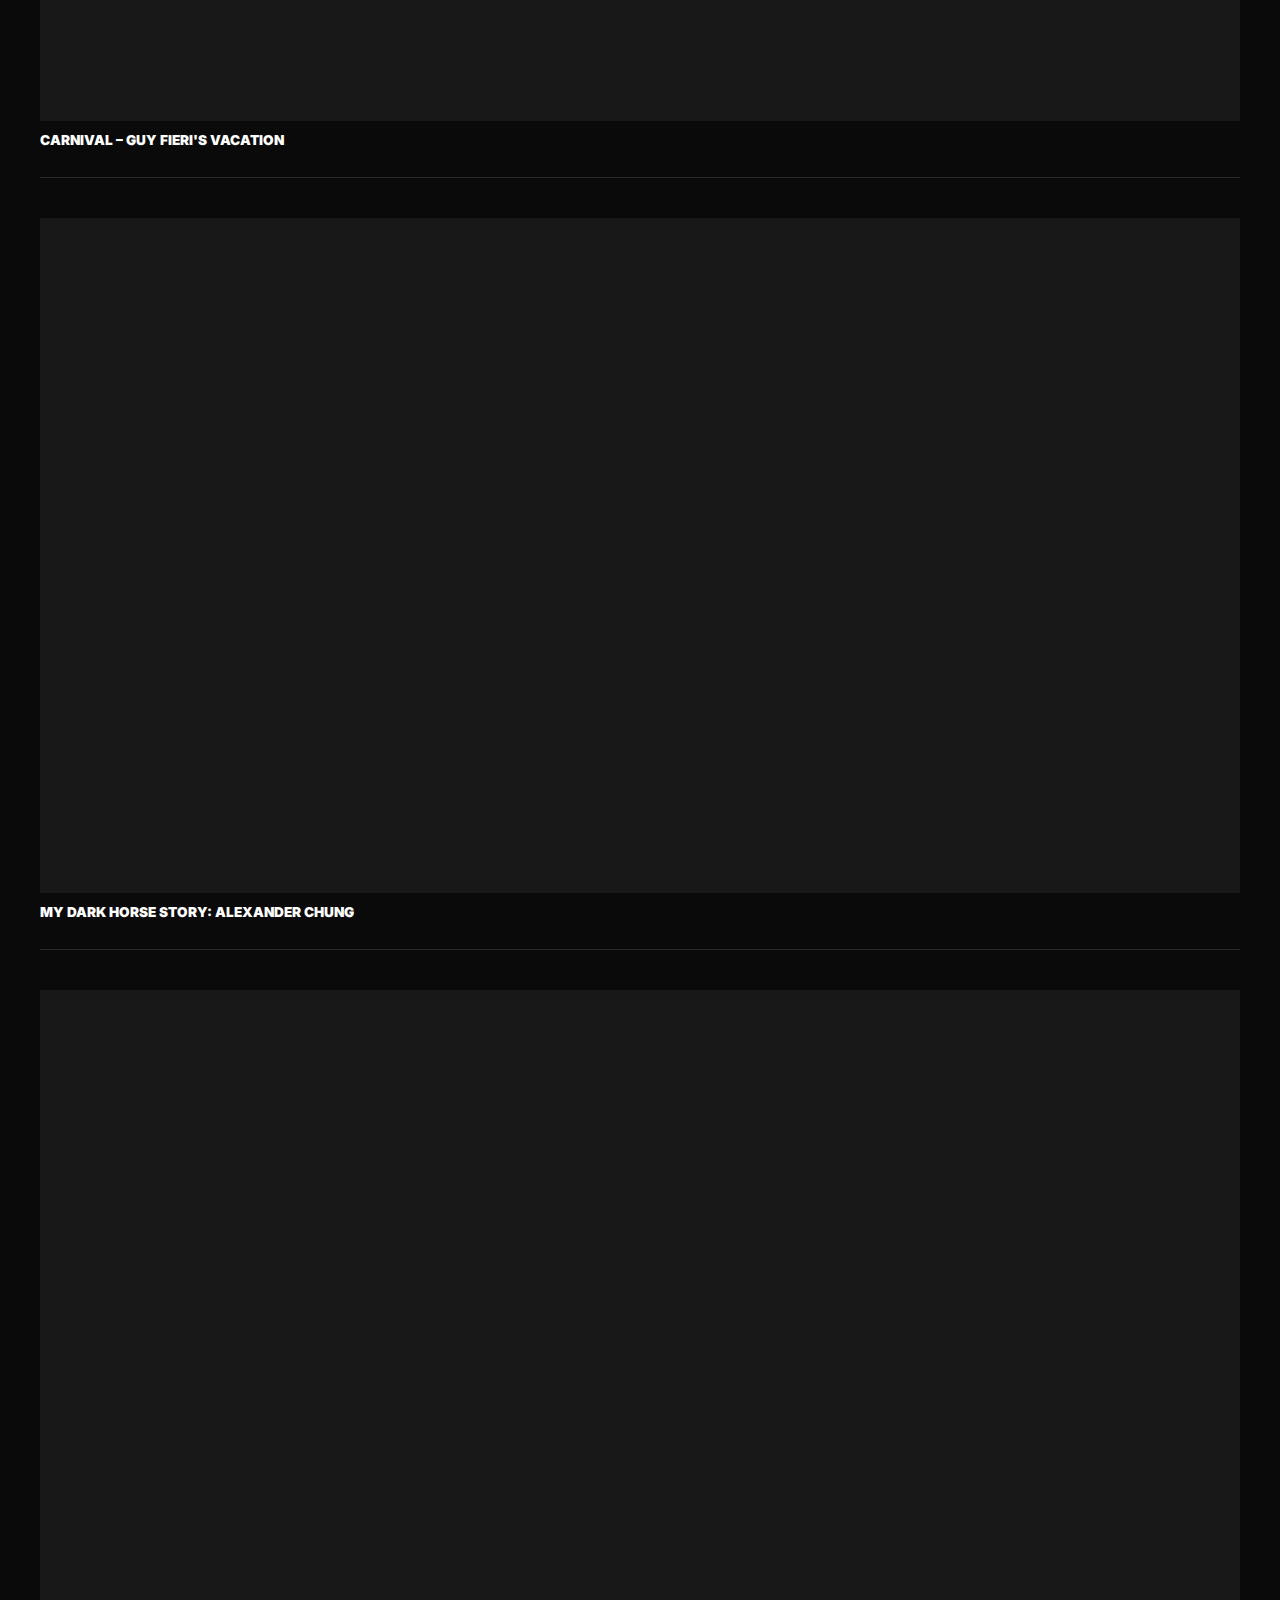
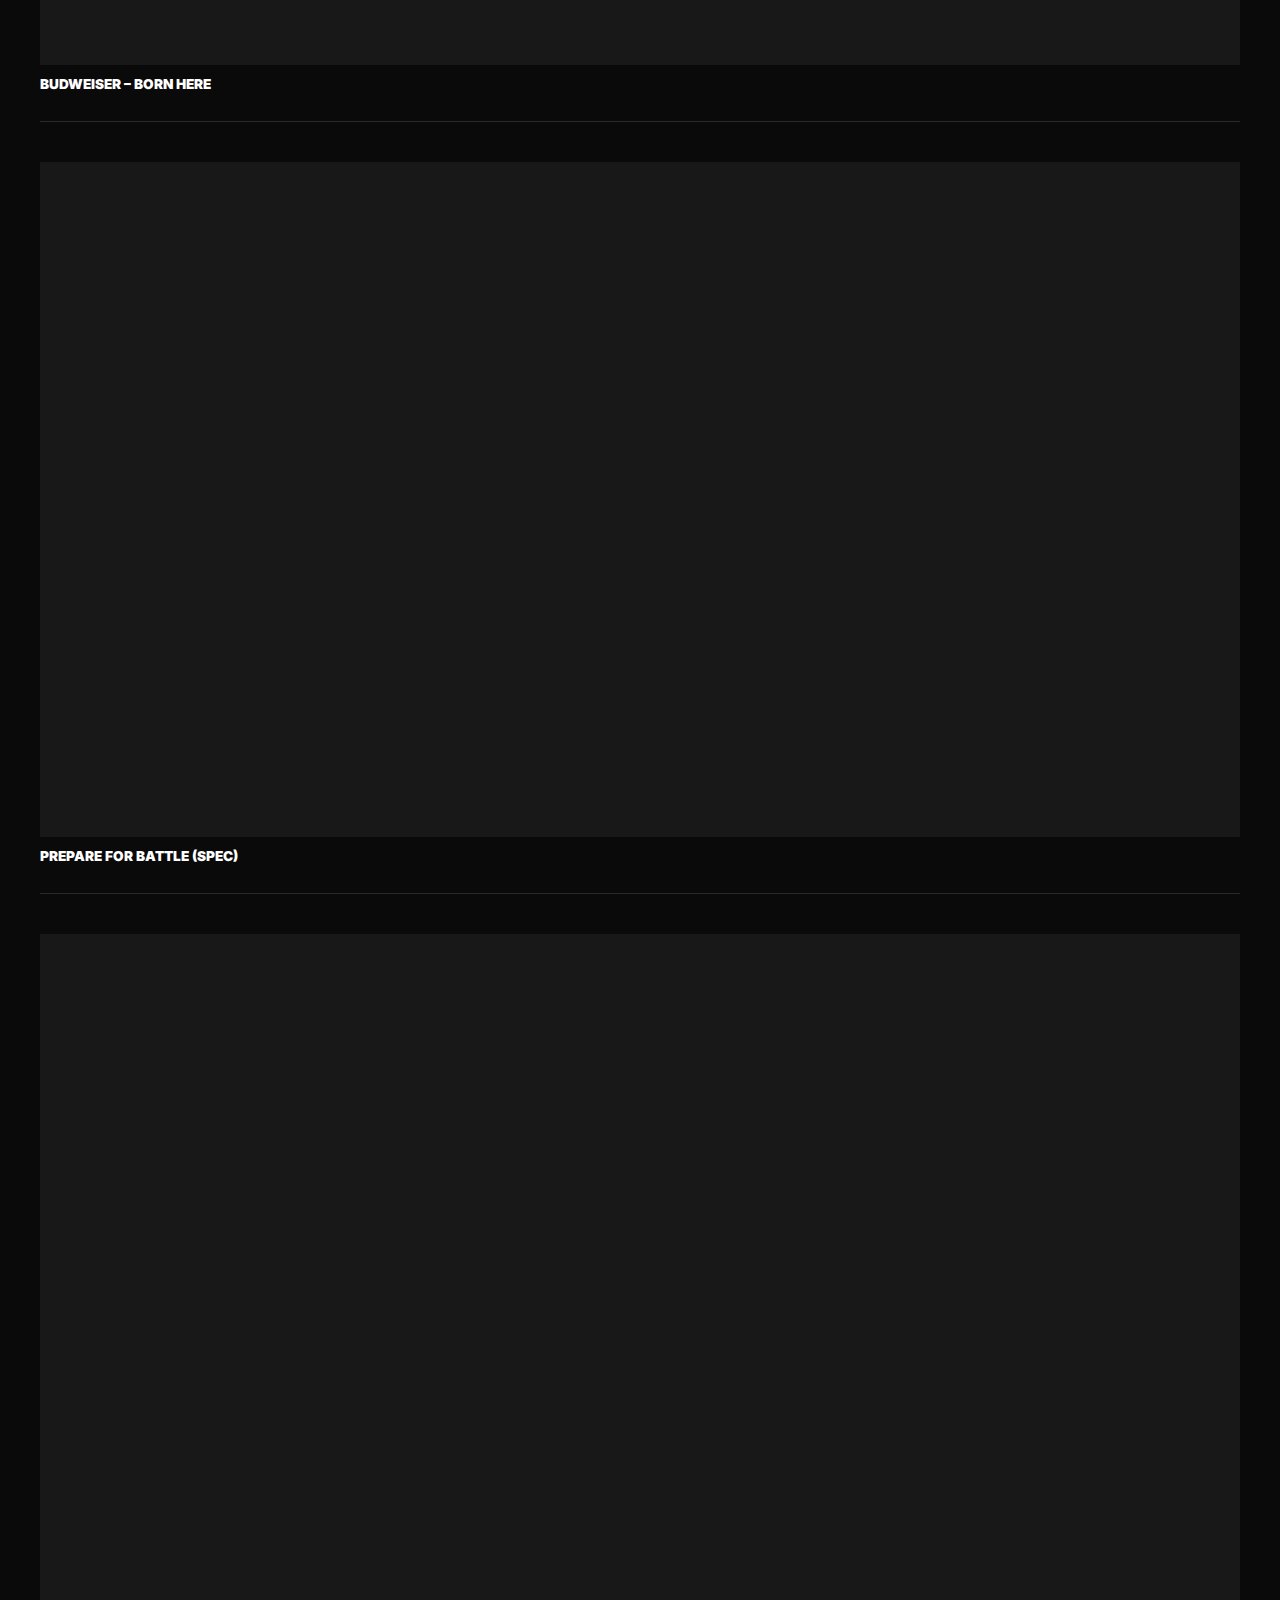
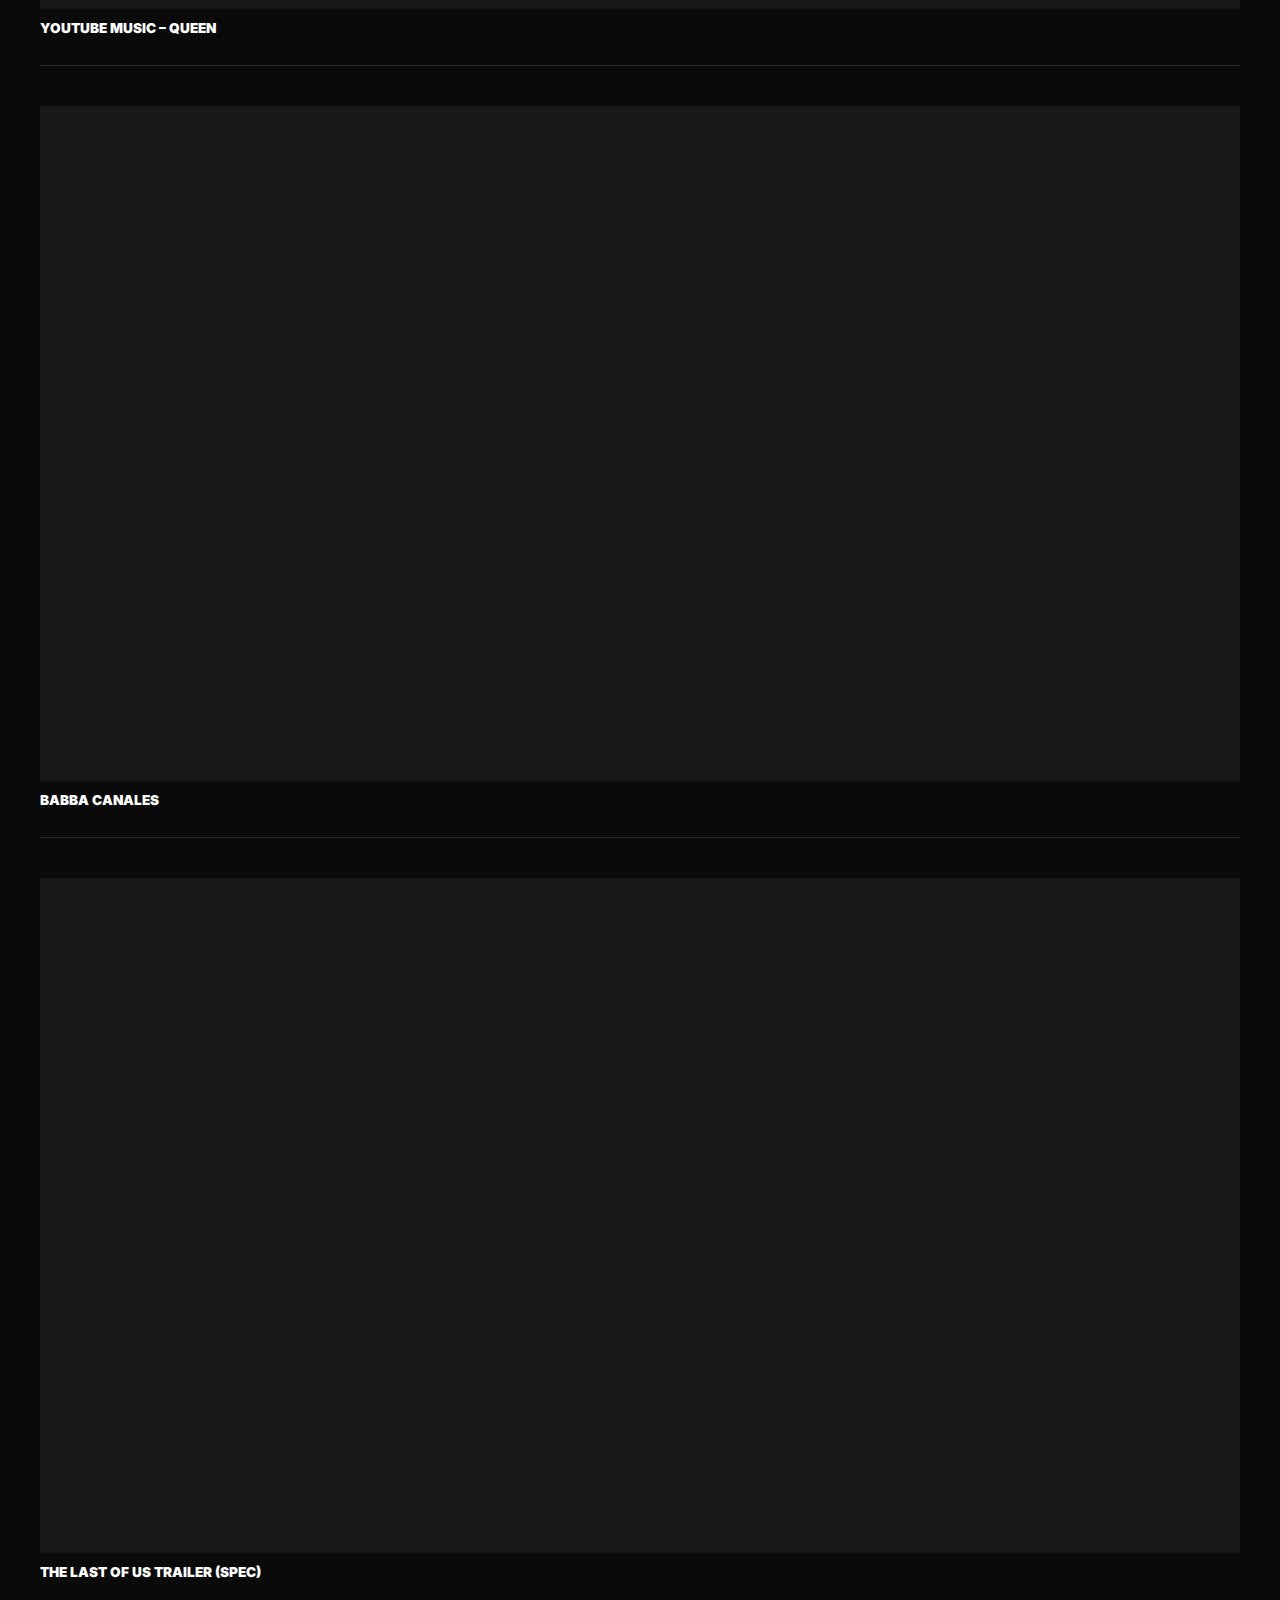
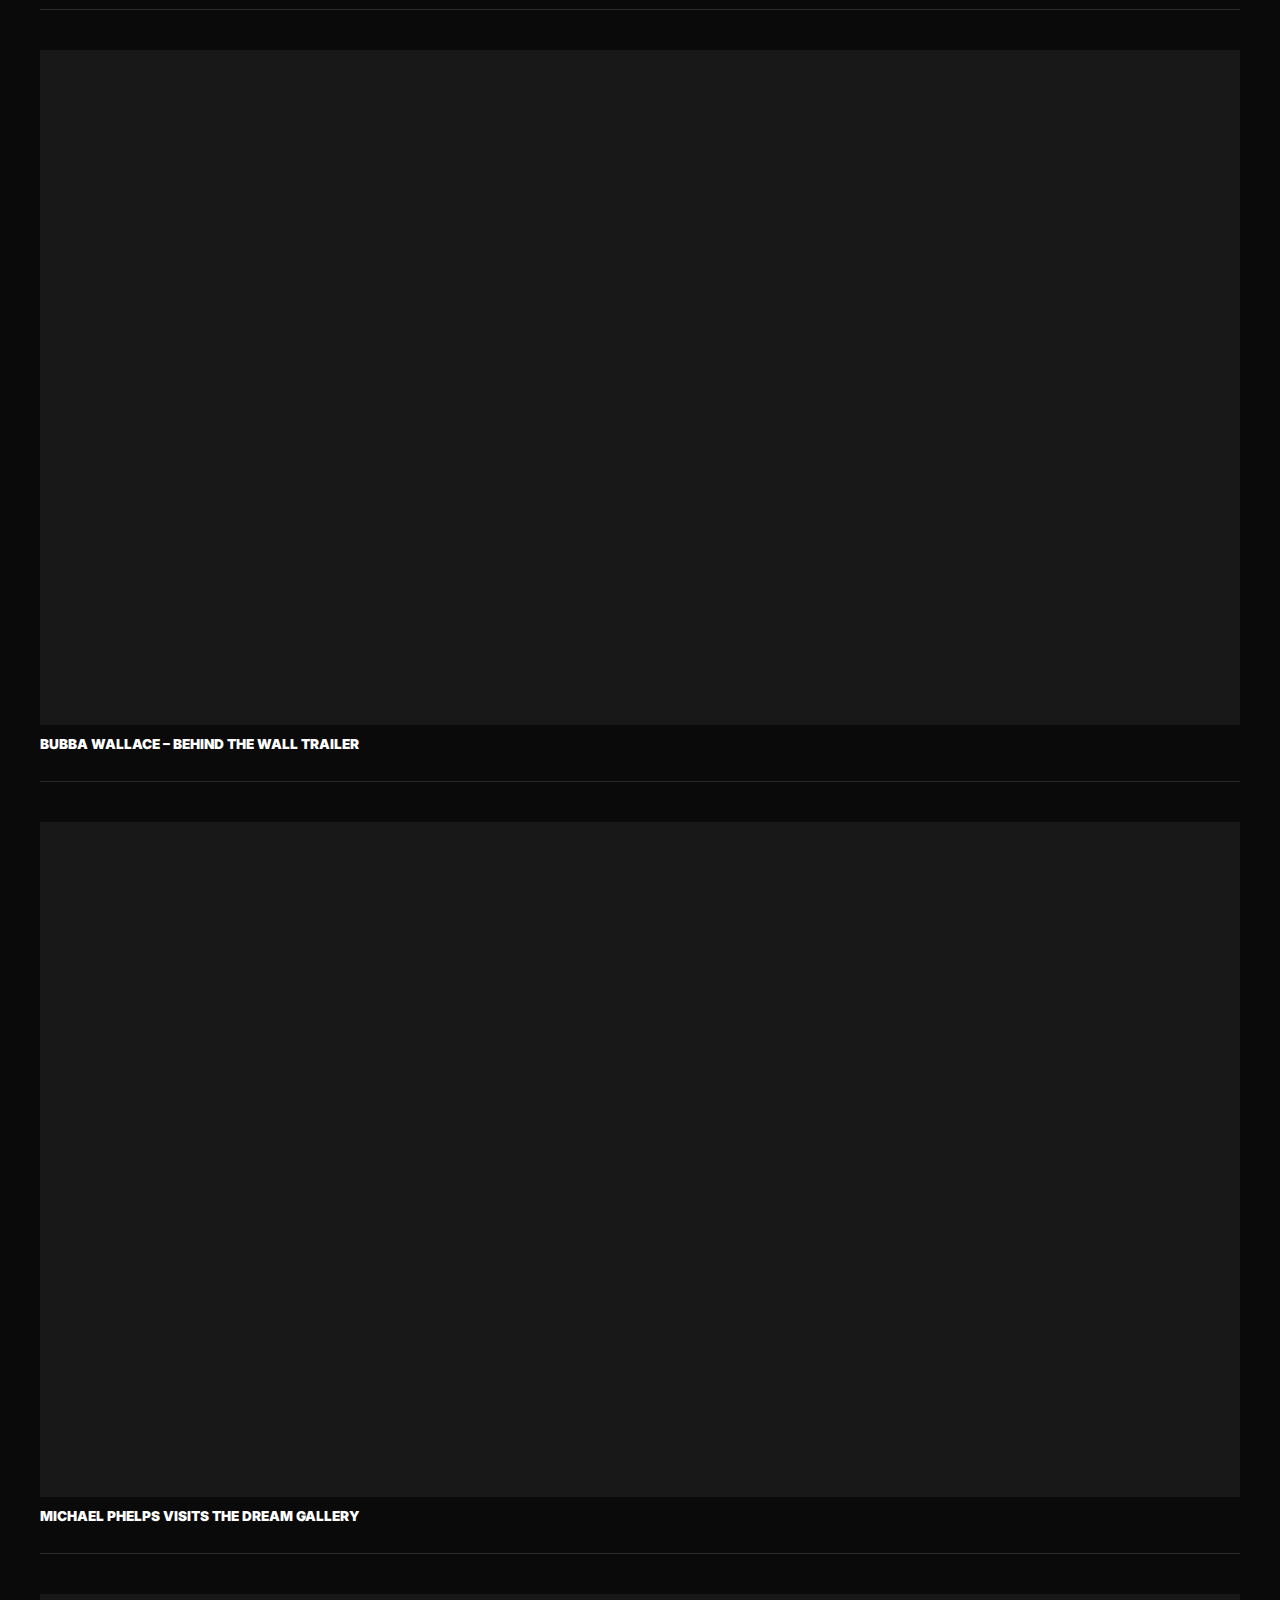
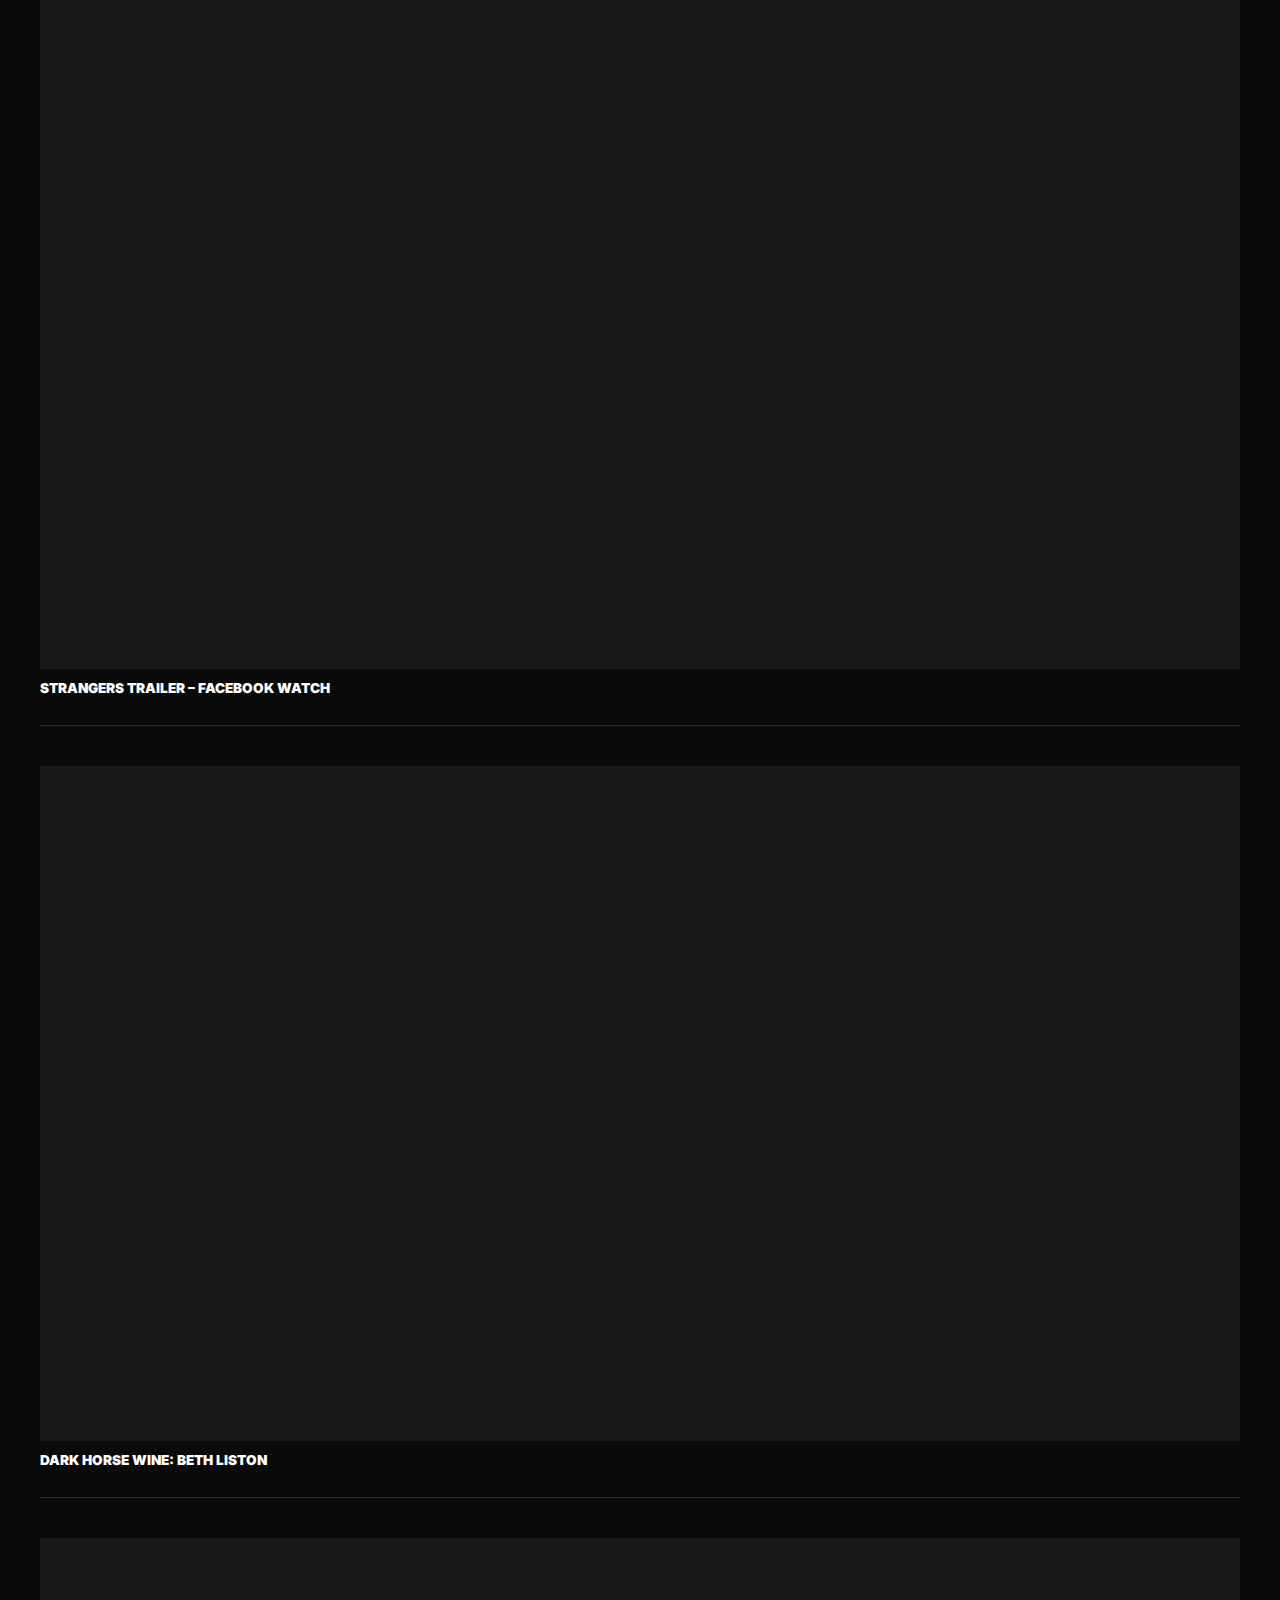
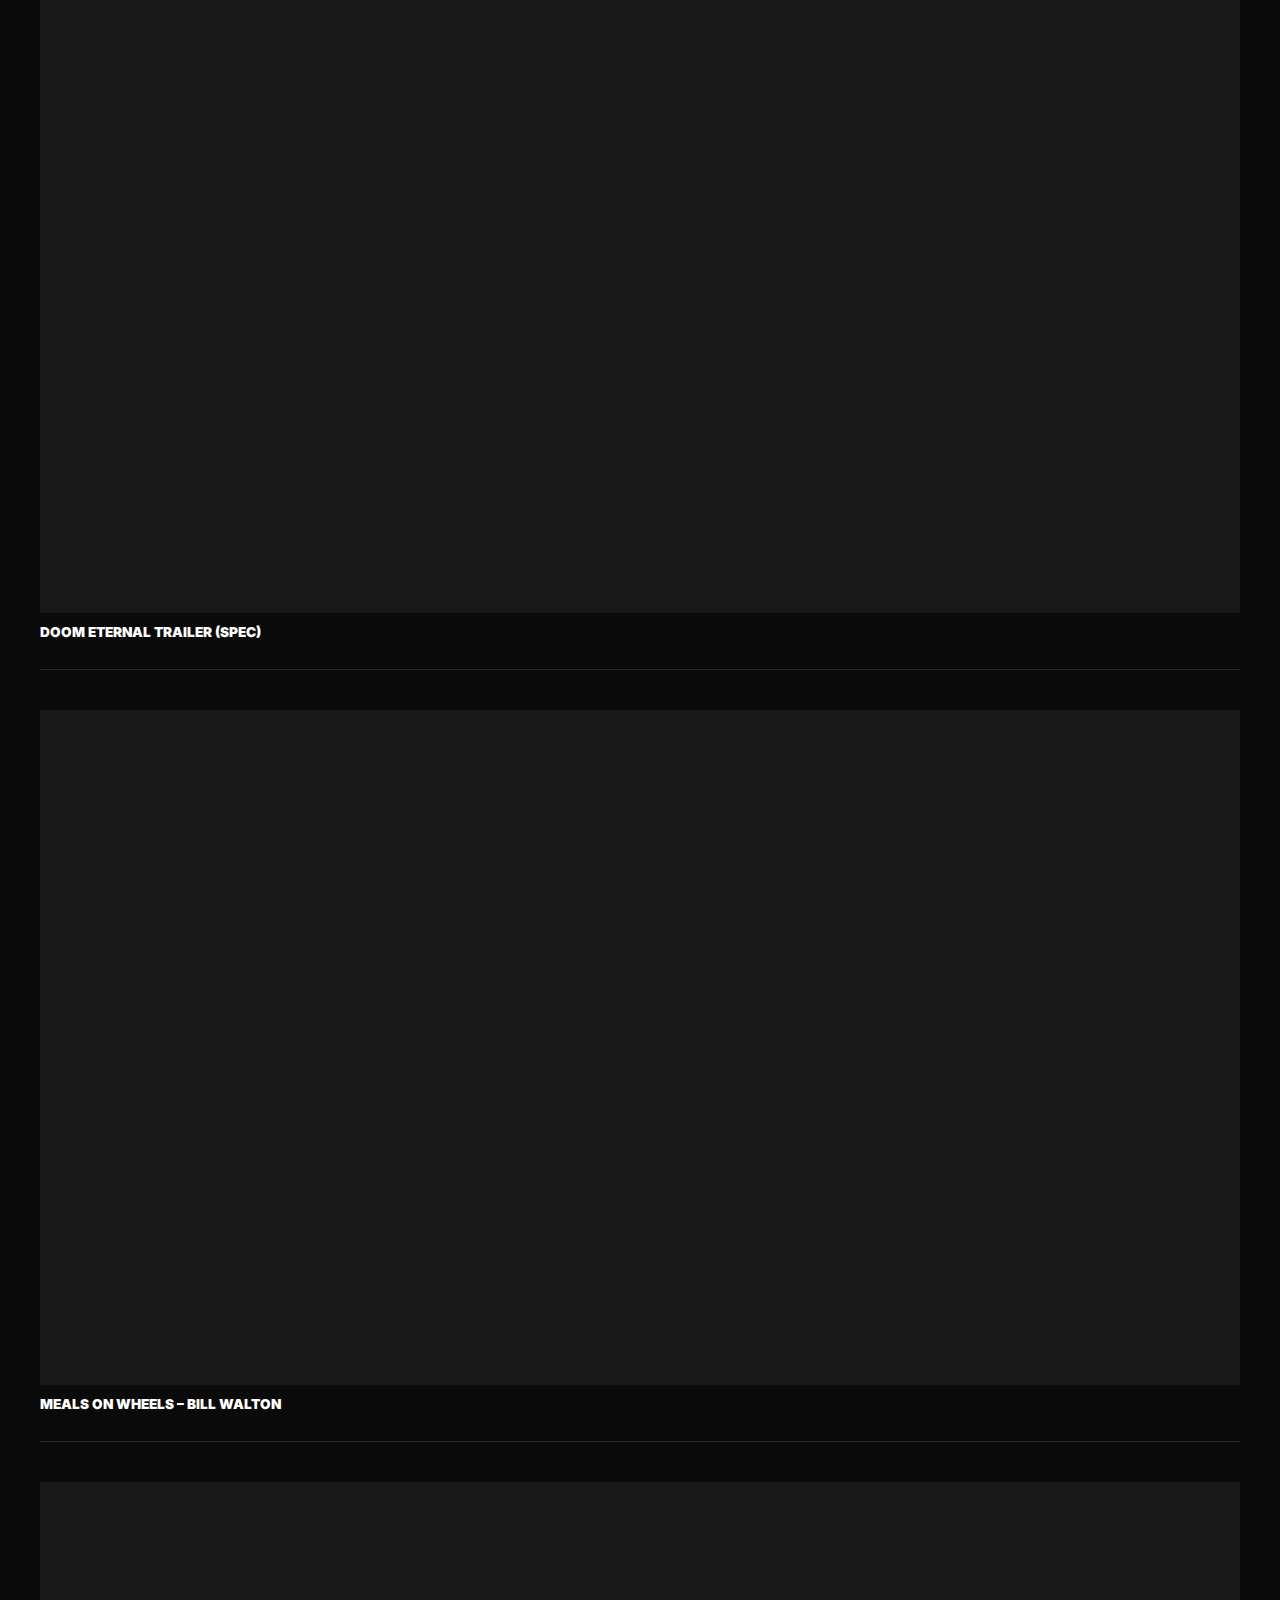
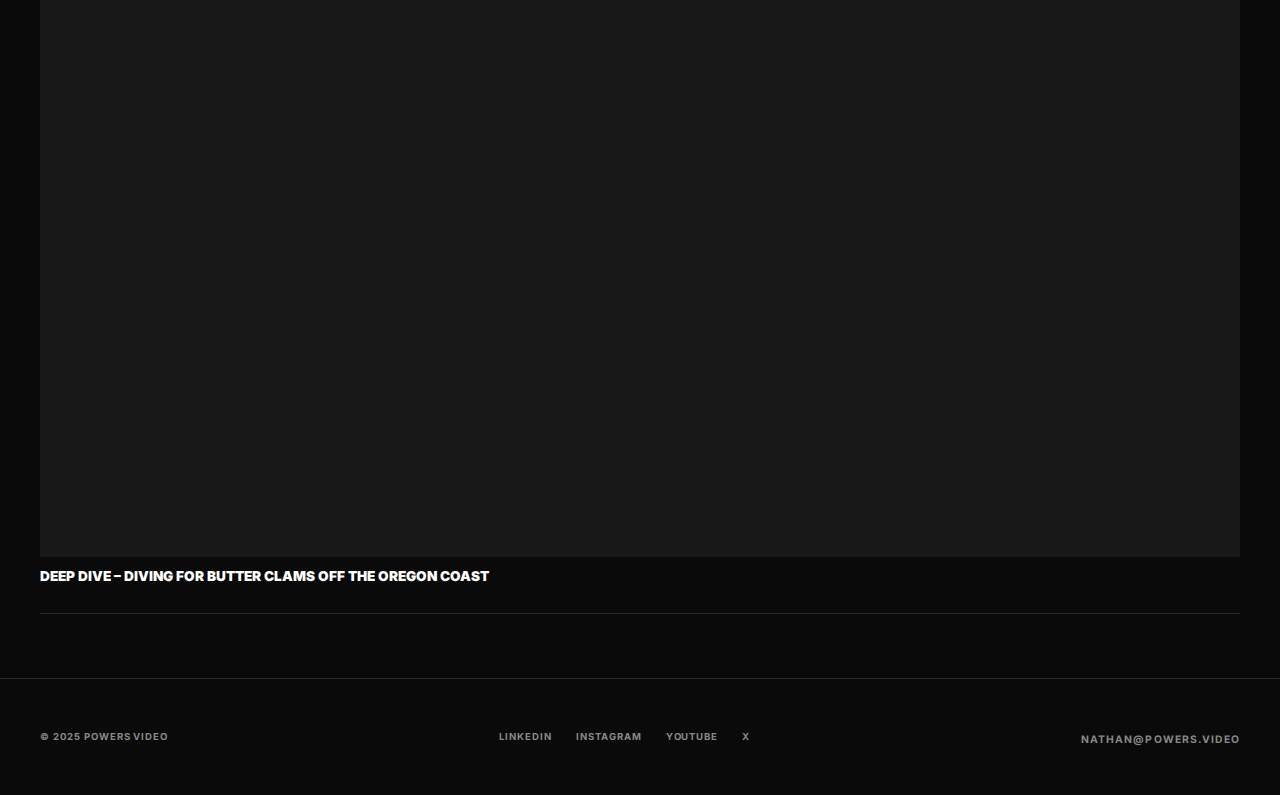
<file: editor.html>
<!DOCTYPE html>
<html lang="en">
<head>
  <meta charset="UTF-8">
  <meta name="viewport" content="width=device-width, initial-scale=1.0">
  <title>Video Editing & Post-Production | Powers Video | Nathan Bush | NYC</title>
  <meta name="description" content="Professional video editor Nathan Bush with 15+ years cutting commercials, trailers, documentaries, and branded content for Budweiser, Barilla, Carnival, YouTube Music, and Facebook. Based in New York City, available for remote video editing in Los Angeles, San Francisco, Chicago, and worldwide.">
  <meta property="og:title" content="Video Editing & Post-Production | Powers Video | Nathan Bush | NYC">
  <meta property="og:description" content="Professional video editor Nathan Bush with 15+ years cutting commercials, trailers, documentaries, and branded content for Budweiser, Barilla, Carnival, YouTube Music, and Facebook. Based in New York City, available for remote video editing in Los Angeles, San Francisco, Chicago, and worldwide.">
  <meta property="og:type" content="website">
  <meta property="og:url" content="https://powers.video/editor.html">
  <meta name="author" content="Nathan Bush">
  <meta name="geo.region" content="US-NY">
  <meta name="geo.placename" content="New York City">
  <link rel="canonical" href="https://powers.video/editor">
  <link rel="stylesheet" href="style.css">
</head>
<body>
<div class="scroll-progress"></div>

<nav>
  <div class="logo-wrap">
    <a href="index.html" class="logo">POWERS<span>VIDEO</span></a>
    <span class="tagline">AI Filmmaker &bull; Video Editor &bull; Motion Designer &bull; 3D Artist</span>
  </div>
  <button class="menu-toggle" aria-label="Menu"><span></span><span></span></button>
  <ul class="nav-links">
    <li class="dropdown">
      <span>Video</span>
      <ul class="dropdown-menu">
        <li><a href="index.html">AI Film</a></li>
        <li><a href="motion.html">Motion</a></li>
        <li><a href="editor.html">Editor</a></li>
        <li><a href="cg-3d.html">3D</a></li>
        <li><a href="sizzles.html">Sizzles</a></li>
        <li><a href="cinematographer.html">DP</a></li>
        <li><a href="director.html">Director</a></li>
      </ul>
    </li>
    <li class="dropdown">
      <span>Photo</span>
      <ul class="dropdown-menu">
        <li><a href="product-still-life.html">Product</a></li>
        <li><a href="fashion-photography.html">Fashion</a></li>
      </ul>
    </li>
    <li><a href="about.html">About</a></li>
    <li><a href="discovery.html">Contact</a></li>
  </ul>
</nav>

<header class="hero">
  <h1>Editor</h1>
  <p class="subtitle">Commercials &bull; Trailers &bull; Documentaries &bull; Branded Content</p>
</header>

<main class="gallery">

  <div class="video-block"><div class="video-wrap"><iframe src="https://player.vimeo.com/video/290300681?title=0&byline=0&portrait=0&color=ffffff" loading="lazy" allow="autoplay; fullscreen; picture-in-picture" allowfullscreen></iframe></div><div class="video-info"><h3 class="video-title">Brookside – The Wine Trailer</h3></div></div>

  <div class="video-block"><div class="video-wrap"><iframe src="https://player.vimeo.com/video/399715625?title=0&byline=0&portrait=0&color=ffffff" loading="lazy" allow="autoplay; fullscreen; picture-in-picture" allowfullscreen></iframe></div><div class="video-info"><h3 class="video-title">Barilla Collezione ad</h3></div></div>

  <div class="video-block"><div class="video-wrap"><iframe src="https://player.vimeo.com/video/595466495?title=0&byline=0&portrait=0&color=ffffff" loading="lazy" allow="autoplay; fullscreen; picture-in-picture" allowfullscreen></iframe></div><div class="video-info"><h3 class="video-title">Trane – Welcome Back to School</h3></div></div>

  <div class="video-block"><div class="video-wrap"><iframe src="https://player.vimeo.com/video/299016696?title=0&byline=0&portrait=0&color=ffffff" loading="lazy" allow="autoplay; fullscreen; picture-in-picture" allowfullscreen></iframe></div><div class="video-info"><h3 class="video-title">Carnival – Guy Fieri's Vacation</h3></div></div>

  <div class="video-block"><div class="video-wrap"><iframe src="https://player.vimeo.com/video/262437009?title=0&byline=0&portrait=0&color=ffffff" loading="lazy" allow="autoplay; fullscreen; picture-in-picture" allowfullscreen></iframe></div><div class="video-info"><h3 class="video-title">My Dark Horse Story: Alexander Chung</h3></div></div>

  <div class="video-block"><div class="video-wrap"><iframe src="https://player.vimeo.com/video/290364566?title=0&byline=0&portrait=0&color=ffffff" loading="lazy" allow="autoplay; fullscreen; picture-in-picture" allowfullscreen></iframe></div><div class="video-info"><h3 class="video-title">Budweiser – Born Here</h3></div></div>

  <div class="video-block"><div class="video-wrap"><iframe src="https://player.vimeo.com/video/358153763?title=0&byline=0&portrait=0&color=ffffff" loading="lazy" allow="autoplay; fullscreen; picture-in-picture" allowfullscreen></iframe></div><div class="video-info"><h3 class="video-title">Prepare for Battle (spec)</h3></div></div>


  <div class="video-block"><div class="video-wrap"><iframe src="https://player.vimeo.com/video/663187412?title=0&byline=0&portrait=0&color=ffffff" loading="lazy" allow="autoplay; fullscreen; picture-in-picture" allowfullscreen></iframe></div><div class="video-info"><h3 class="video-title">YouTube Music – Queen</h3></div></div>

  <div class="video-block"><div class="video-wrap"><iframe src="https://player.vimeo.com/video/262437352?title=0&byline=0&portrait=0&color=ffffff" loading="lazy" allow="autoplay; fullscreen; picture-in-picture" allowfullscreen></iframe></div><div class="video-info"><h3 class="video-title">Babba Canales</h3></div></div>

  <div class="video-block"><div class="video-wrap"><iframe src="https://player.vimeo.com/video/428921851?title=0&byline=0&portrait=0&color=ffffff" loading="lazy" allow="autoplay; fullscreen; picture-in-picture" allowfullscreen></iframe></div><div class="video-info"><h3 class="video-title">The Last of Us Trailer (spec)</h3></div></div>

  <div class="video-block"><div class="video-wrap"><iframe src="https://player.vimeo.com/video/355197558?title=0&byline=0&portrait=0&color=ffffff" loading="lazy" allow="autoplay; fullscreen; picture-in-picture" allowfullscreen></iframe></div><div class="video-info"><h3 class="video-title">Bubba Wallace – Behind the Wall Trailer</h3></div></div>

  <div class="video-block"><div class="video-wrap"><iframe src="https://player.vimeo.com/video/219993623?title=0&byline=0&portrait=0&color=ffffff" loading="lazy" allow="autoplay; fullscreen; picture-in-picture" allowfullscreen></iframe></div><div class="video-info"><h3 class="video-title">Michael Phelps visits the Dream Gallery</h3></div></div>

  <div class="video-block"><div class="video-wrap"><iframe src="https://player.vimeo.com/video/355199568?title=0&byline=0&portrait=0&color=ffffff" loading="lazy" allow="autoplay; fullscreen; picture-in-picture" allowfullscreen></iframe></div><div class="video-info"><h3 class="video-title">Strangers Trailer – Facebook Watch</h3></div></div>

  <div class="video-block"><div class="video-wrap"><iframe src="https://player.vimeo.com/video/262437633?title=0&byline=0&portrait=0&color=ffffff" loading="lazy" allow="autoplay; fullscreen; picture-in-picture" allowfullscreen></iframe></div><div class="video-info"><h3 class="video-title">Dark Horse Wine: Beth Liston</h3></div></div>

  <div class="video-block"><div class="video-wrap"><iframe src="https://player.vimeo.com/video/400744168?title=0&byline=0&portrait=0&color=ffffff" loading="lazy" allow="autoplay; fullscreen; picture-in-picture" allowfullscreen></iframe></div><div class="video-info"><h3 class="video-title">Doom Eternal Trailer (spec)</h3></div></div>

  <div class="video-block"><div class="video-wrap"><iframe src="https://player.vimeo.com/video/290366044?title=0&byline=0&portrait=0&color=ffffff" loading="lazy" allow="autoplay; fullscreen; picture-in-picture" allowfullscreen></iframe></div><div class="video-info"><h3 class="video-title">Meals on Wheels – Bill Walton</h3></div></div>

  <div class="video-block"><div class="video-wrap"><iframe src="https://www.youtube.com/embed/xT9UGsF9SQE" loading="lazy" allow="accelerometer; autoplay; clipboard-write; encrypted-media; gyroscope; picture-in-picture" allowfullscreen></iframe></div><div class="video-info"><h3 class="video-title">Deep Dive – Diving for Butter Clams Off the Oregon Coast</h3></div></div>

</main>

<footer>
  <div class="footer-left"><span>&copy; 2025 Powers Video</span></div>
  <div class="footer-social">
    <a href="https://linkedin.com/in/powersvideo" target="_blank" rel="noopener">LinkedIn</a>
    <a href="https://instagram.com/powersvideo" target="_blank" rel="noopener">Instagram</a>
    <a href="https://youtube.com/@powersvideo" target="_blank" rel="noopener">YouTube</a>
    <a href="https://x.com/powersvideo" target="_blank" rel="noopener">X</a>
  </div>
  <div class="footer-right"><a href="mailto:nathan@powers.video">nathan@powers.video</a></div>
</footer>

<script src="site.js"></script>
</body>
</html>
</file>
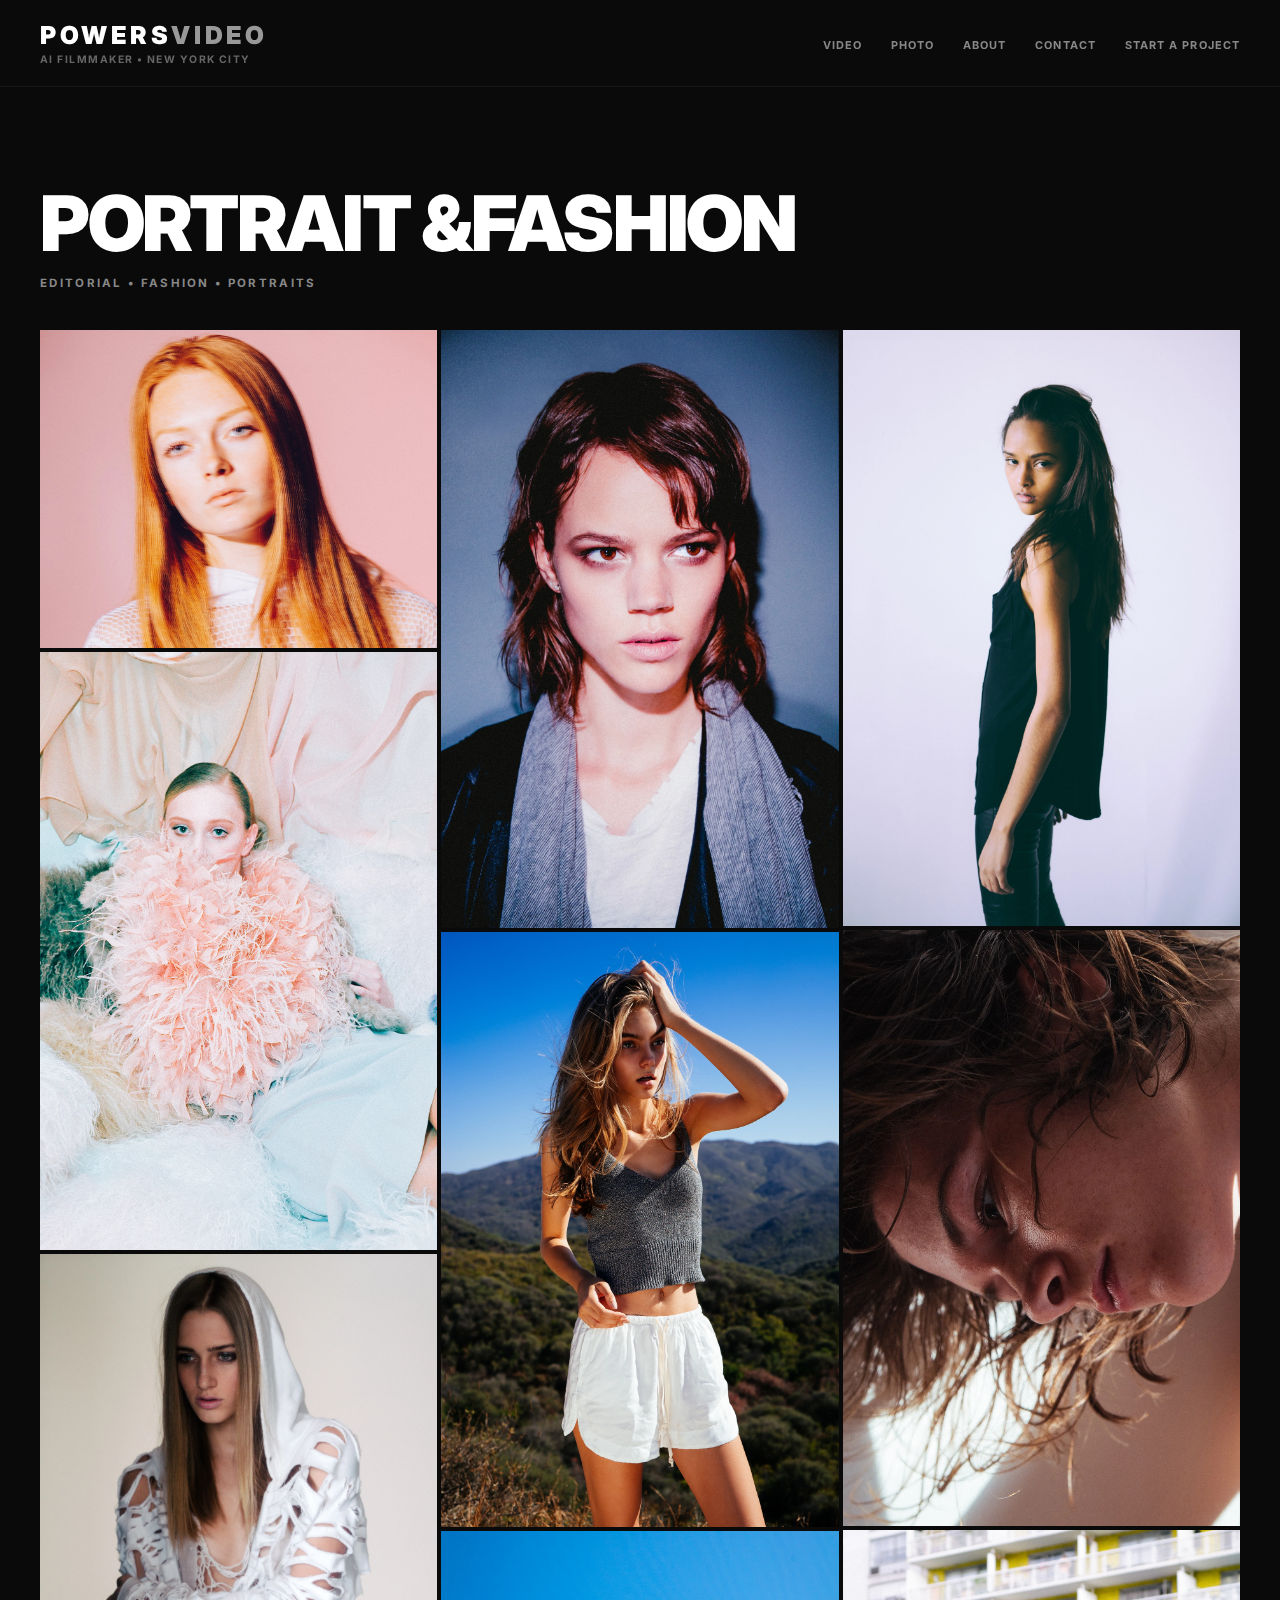
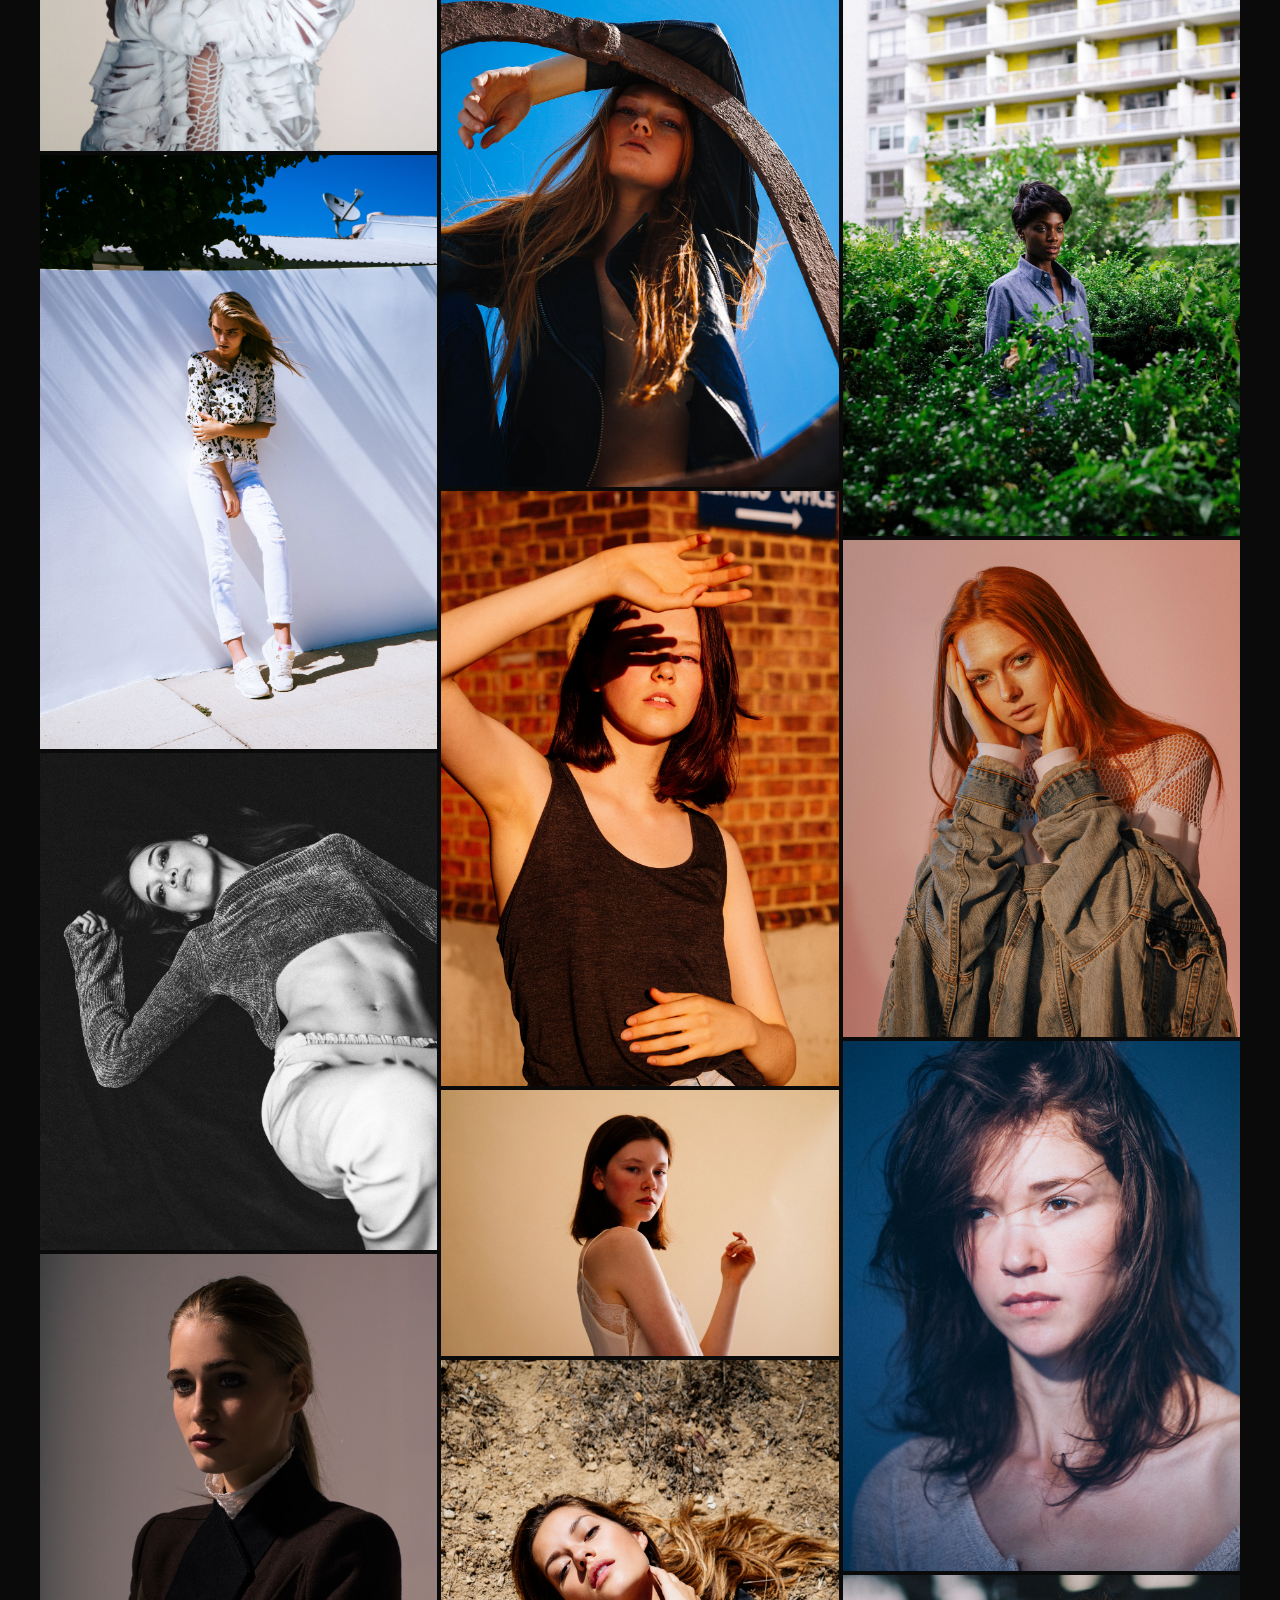
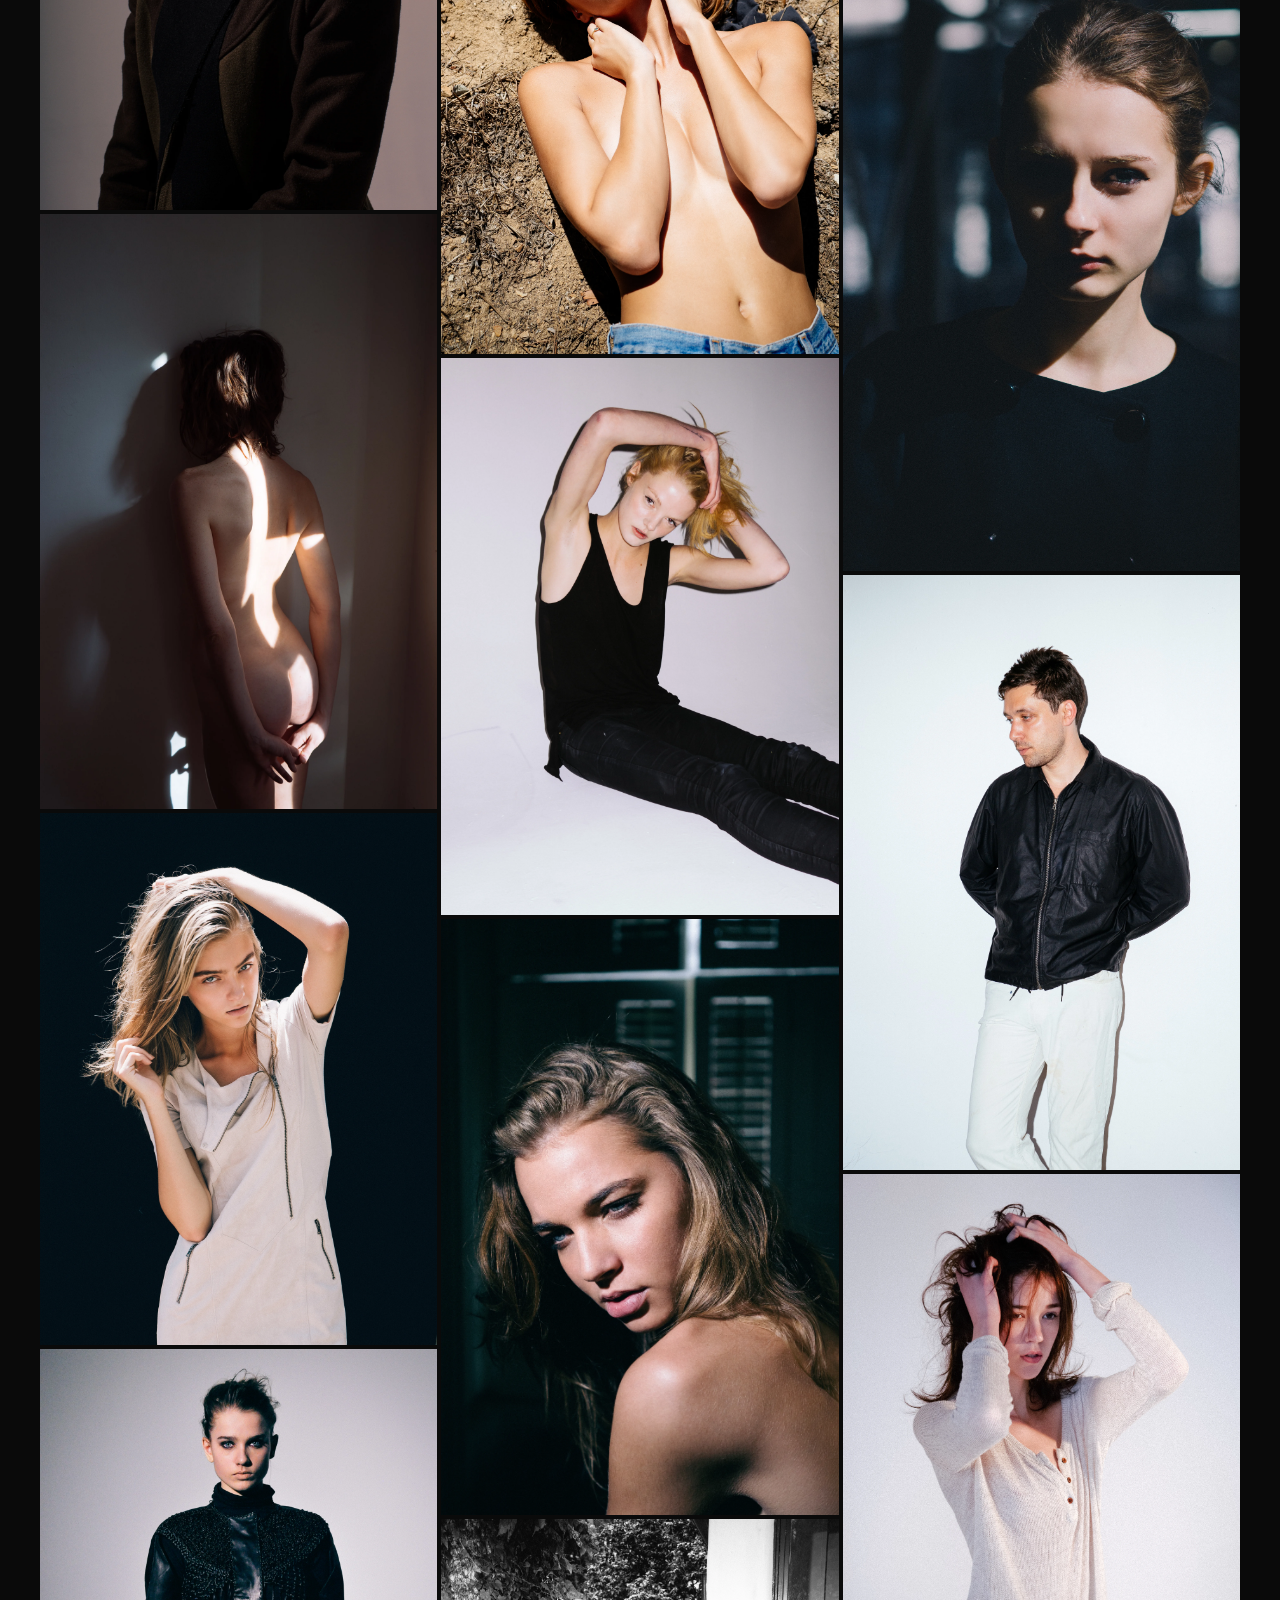
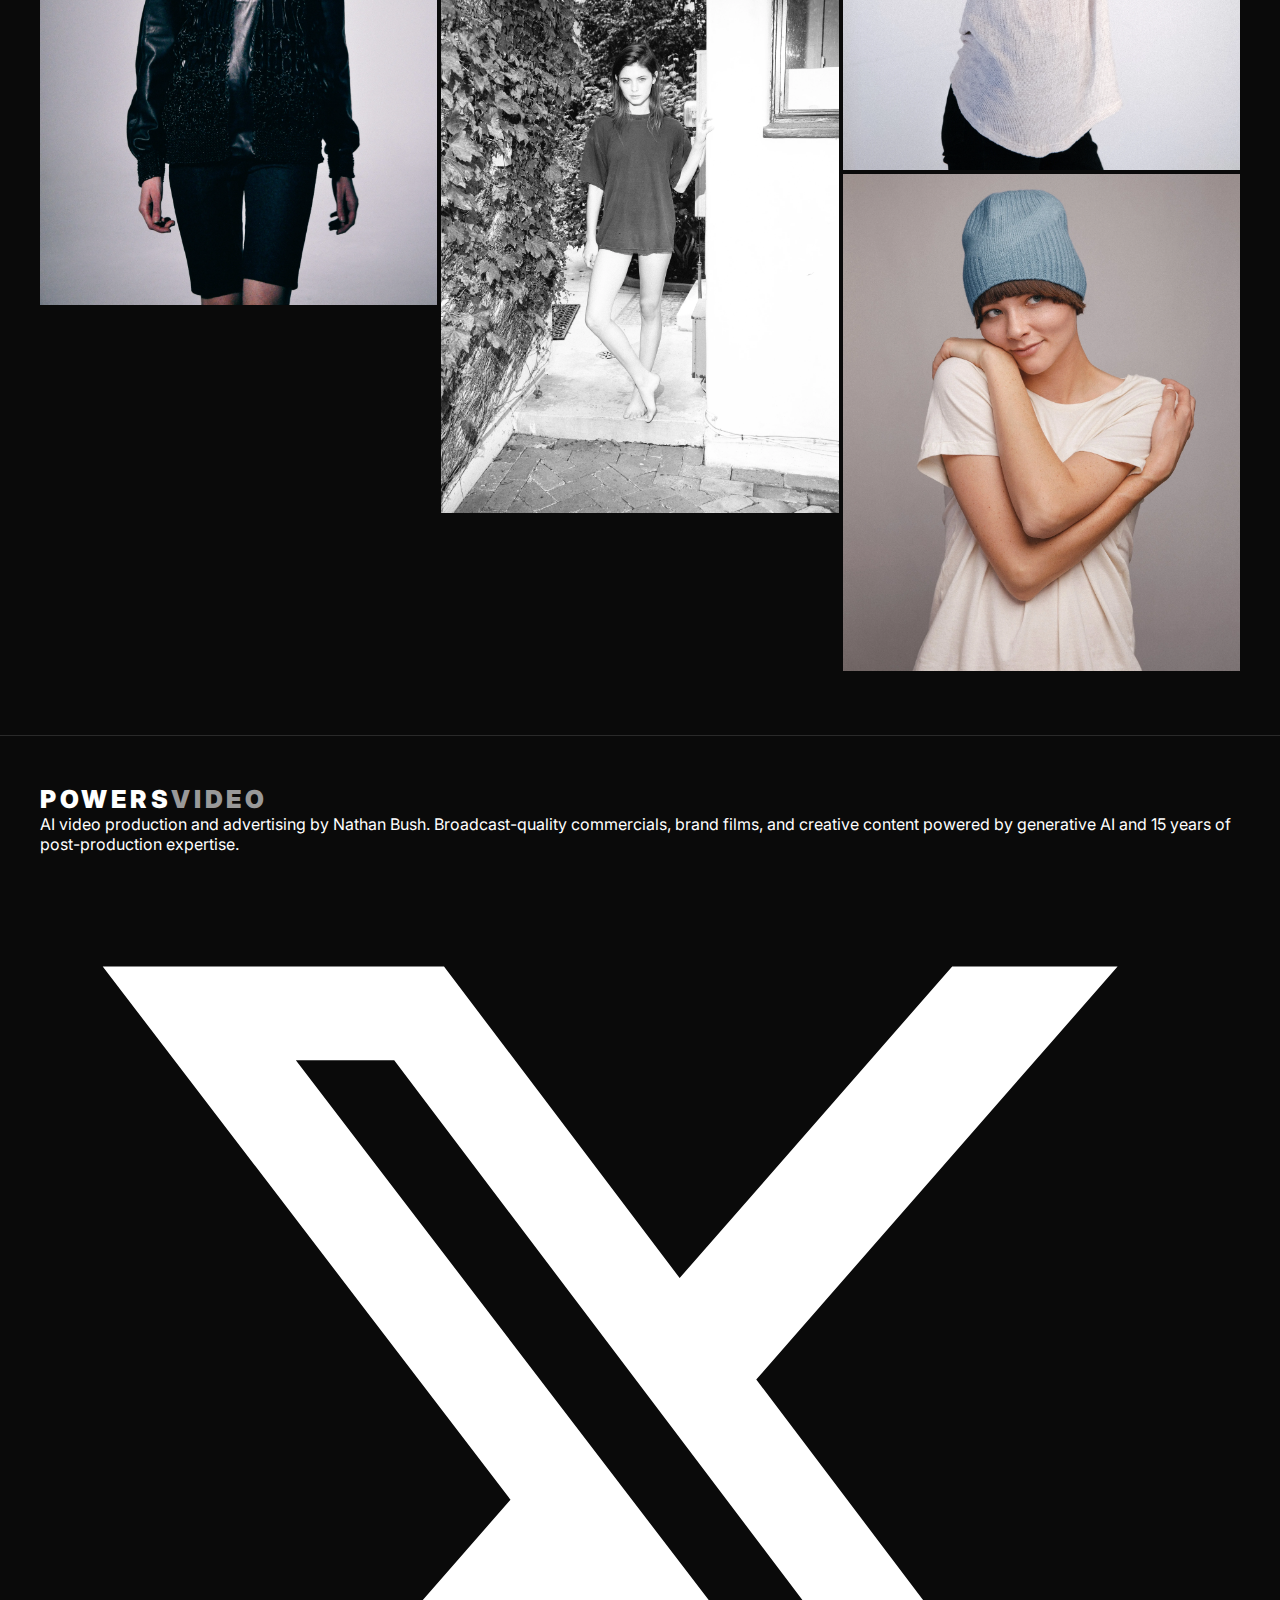
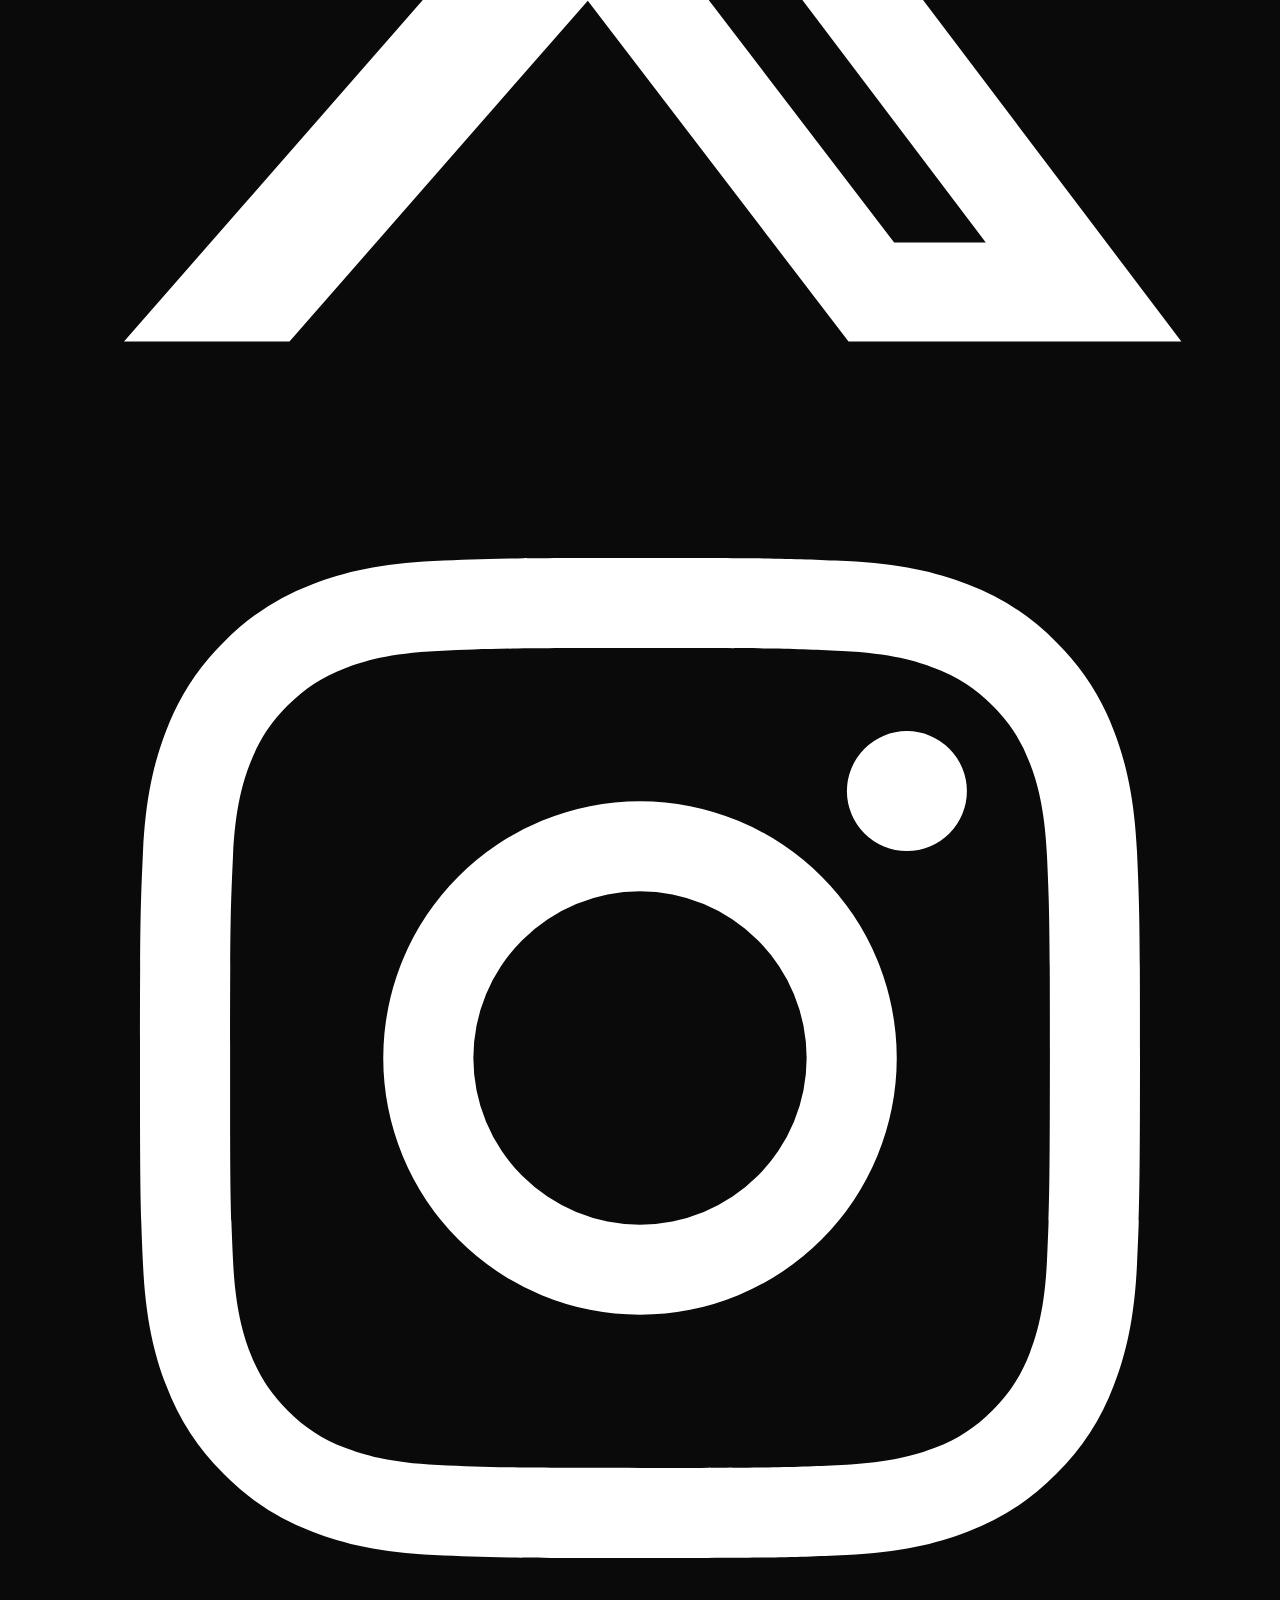
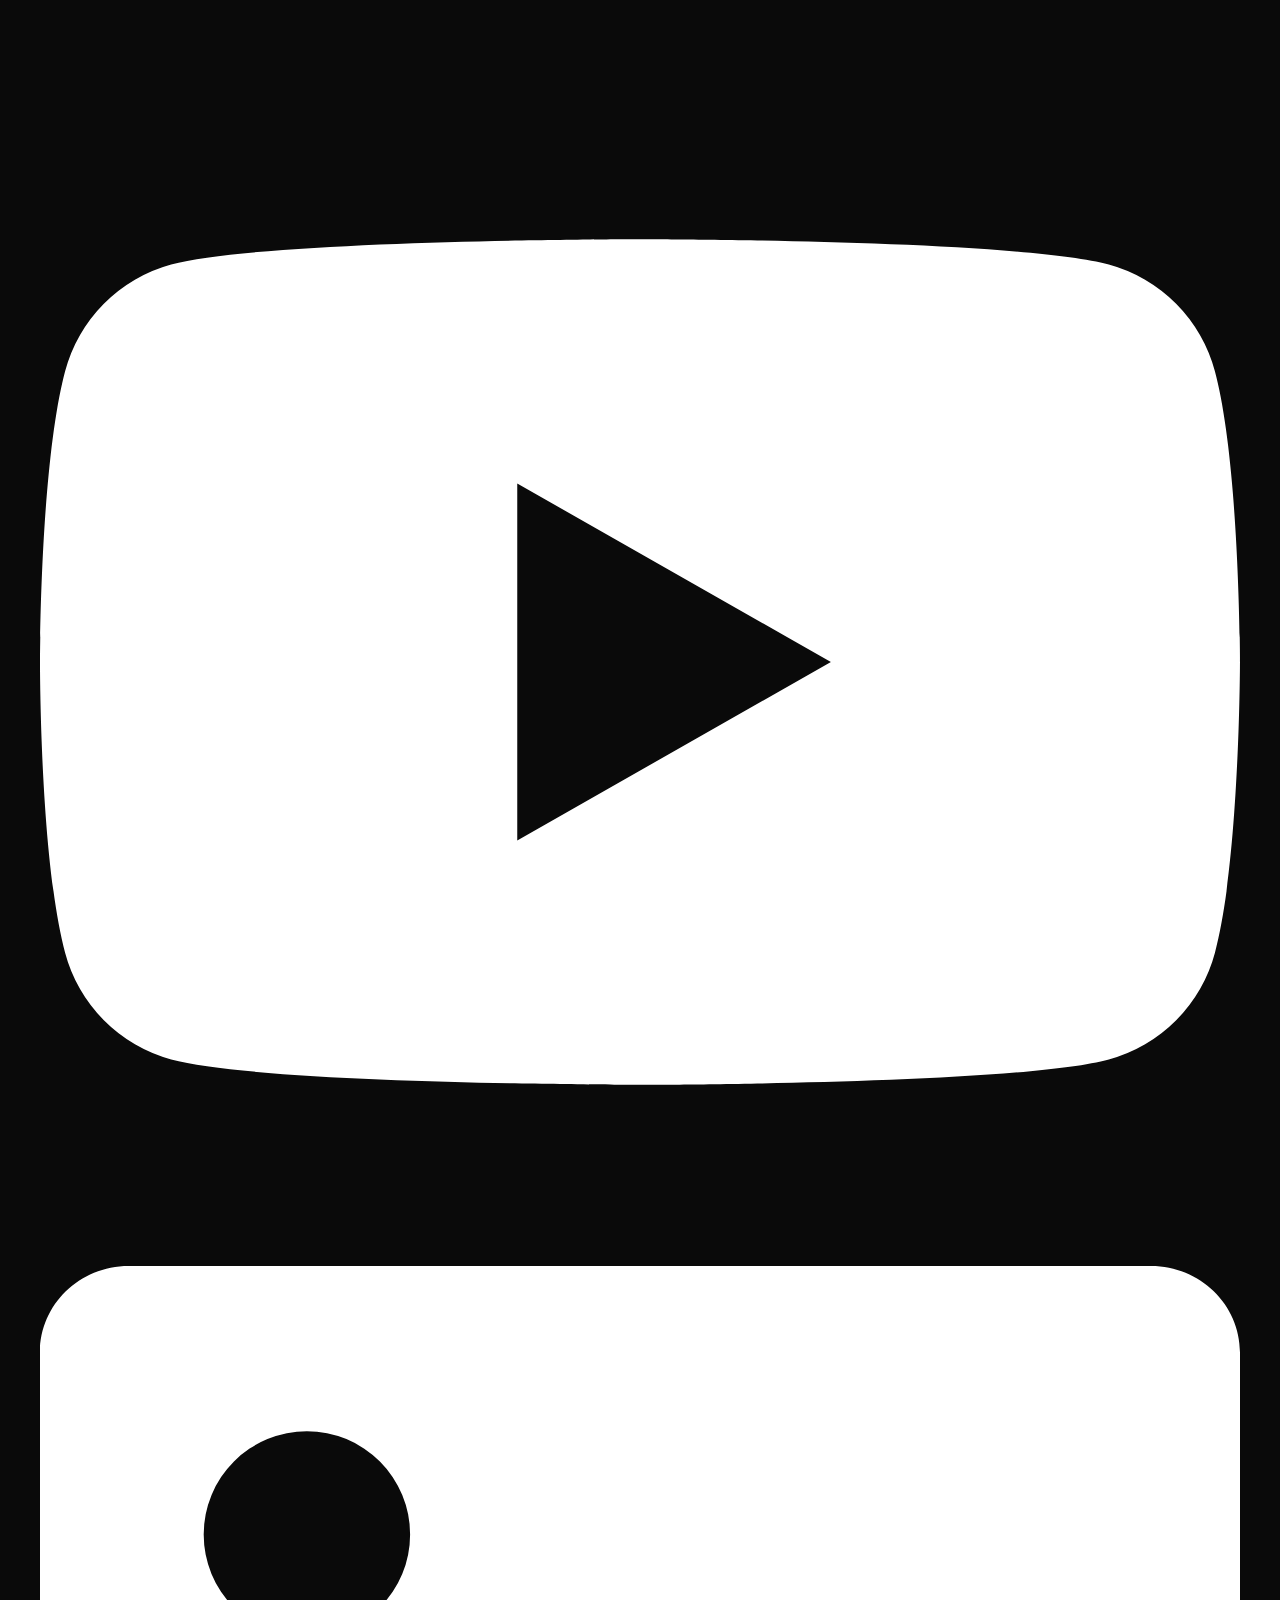
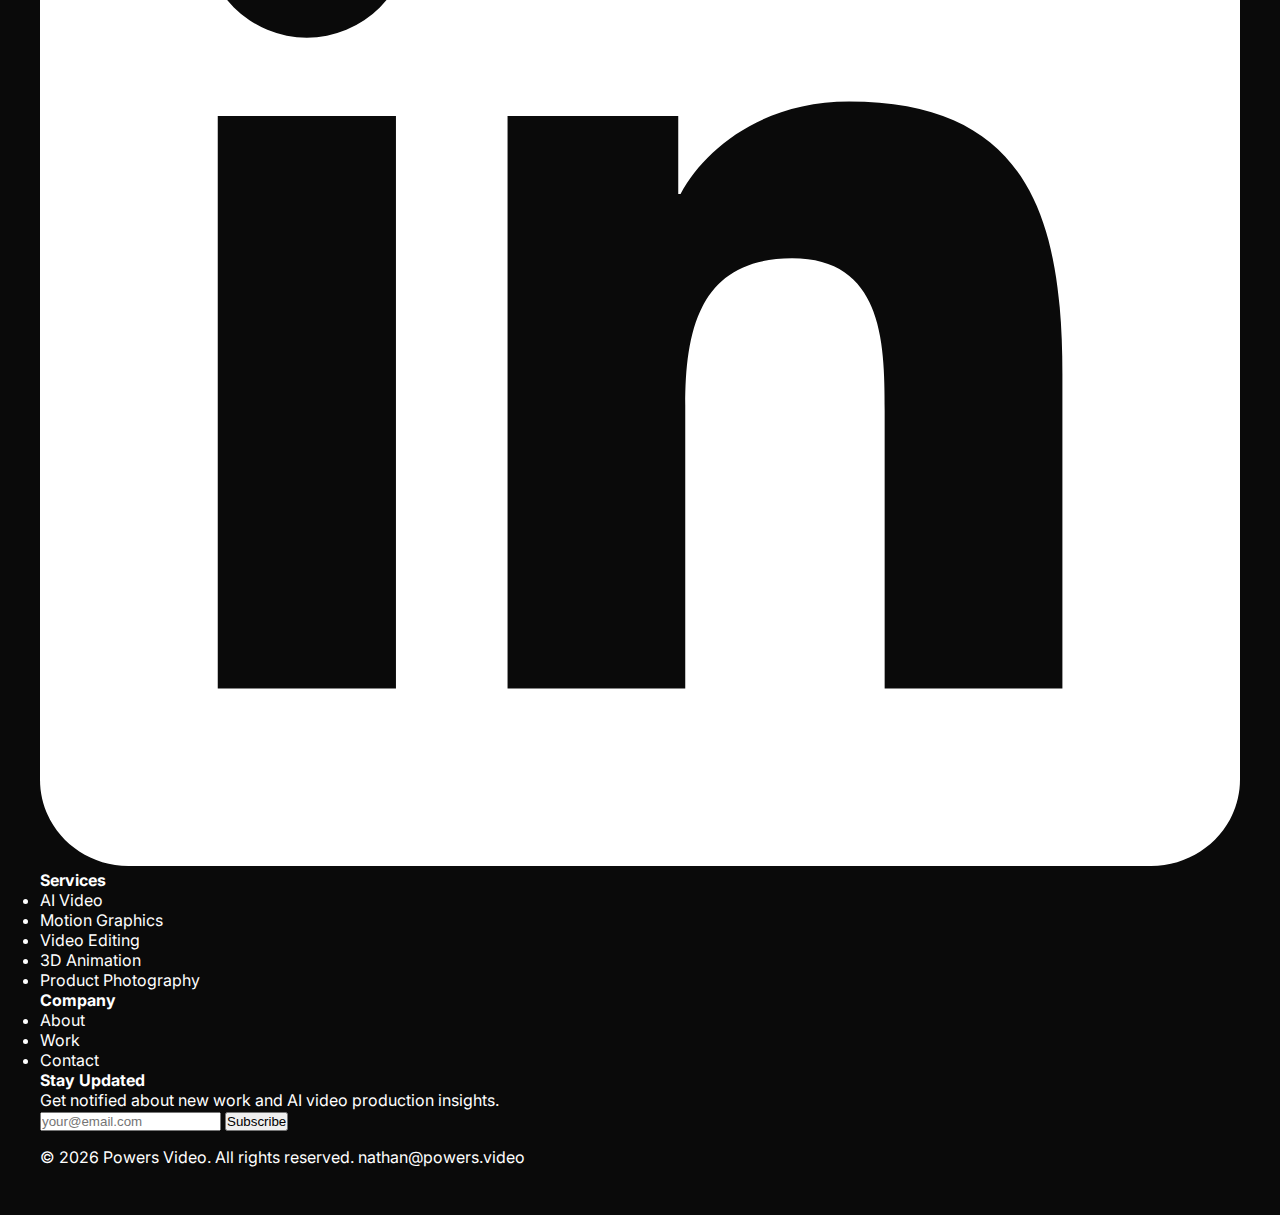
<file: fashion-photography.html>
<!DOCTYPE html>
<html lang="en">
<head>
  <meta charset="UTF-8">
  <meta name="viewport" content="width=device-width, initial-scale=1.0">
  <title>Portrait & Fashion Photography | Powers Video | Nathan Bush | NYC</title>
  <meta name="description" content="Portrait and fashion photography by Nathan Bush. Editorial and commercial portraits, headshots, and fashion photography. New York City photographer serving clients in Los Angeles, Miami, and worldwide.">
  <meta property="og:title" content="Portrait & Fashion Photography | Powers Video | Nathan Bush | NYC">
  <meta property="og:description" content="Portrait and fashion photography by Nathan Bush. Editorial and commercial portraits, headshots, and fashion photography. New York City photographer serving clients in Los Angeles, Miami, and worldwide.">
  <meta property="og:type" content="website">
  <meta property="og:url" content="https://powers.video/fashion-photography">
  <meta name="author" content="Nathan Bush">
  <meta name="geo.region" content="US-NY">
  <meta name="geo.placename" content="New York City">
  <link rel="canonical" href="https://powers.video/fashion-photography">
  <link rel="stylesheet" href="style.css">
</head>
<body>
<div class="scroll-progress"></div>

<nav>
  <div class="logo-wrap">
    <a href="index.html" class="logo">POWERS<span>VIDEO</span></a>
    <span class="tagline">AI Filmmaker &bull; New York City</span>
  </div>
  <button class="menu-toggle" aria-label="Menu"><span></span><span></span></button>
  <ul class="nav-links">
    <li class="dropdown">
      <span>Video</span>
      <ul class="dropdown-menu">
        <li><a href="index.html">AI Film</a></li>
        <li><a href="motion.html">Motion</a></li>
        <li><a href="editor.html">Editor</a></li>
        <li><a href="cg-3d.html">3D</a></li>
        <li><a href="sizzles.html">Sizzles</a></li>
        <li><a href="cinematographer.html">DP</a></li>
        <li><a href="director.html">Director</a></li>
      </ul>
    </li>
    <li class="dropdown">
      <span>Photo</span>
      <ul class="dropdown-menu">
        <li><a href="product-still-life.html">Product</a></li>
        <li><a href="fashion-photography.html">Fashion</a></li>
      </ul>
    </li>
    <li><a href="about.html">About</a></li>
    <li><a href="discovery.html">Contact</a></li>
    <li><a href="discovery.html" class="nav-cta">Start a Project</a></li>
  </ul>
</nav>

<section class="hero">
  <h1><span class="line">Portrait &amp;</span><span class="line">Fashion</span></h1>
  <p class="subtitle">Editorial &bull; Fashion &bull; Portraits</p>
</section>

<section class="photo-grid">
  <div class="item"><img src="images/portrait_fashion/01_Denya_Altevers_Next_Models-006.jpg" alt="Portrait photography" loading="lazy"></div>
  <div class="item"><img src="images/portrait_fashion/02_fashion_portfolio-3.jpg" alt="Fashion photography" loading="lazy"></div>
  <div class="item"><img src="images/portrait_fashion/03_fashion_portfolio-9.jpg" alt="Fashion photography" loading="lazy"></div>
  <div class="item"><img src="images/portrait_fashion/04_fashion_portrait.jpeg" alt="Fashion portrait" loading="lazy"></div>
  <div class="item"><img src="images/portrait_fashion/05_fashion_portfolio-5.jpg" alt="Fashion photography" loading="lazy"></div>
  <div class="item"><img src="images/portrait_fashion/06_fashion_portfolio-4.jpg" alt="Fashion photography" loading="lazy"></div>
  <div class="item"><img src="images/portrait_fashion/07_Lisa_Wilkerson-4.jpg" alt="Portrait photography" loading="lazy"></div>
  <div class="item"><img src="images/portrait_fashion/08_fashion_editorial.jpeg" alt="Fashion editorial" loading="lazy"></div>
  <div class="item"><img src="images/portrait_fashion/09_fashion_portfolio-2.jpg" alt="Fashion photography" loading="lazy"></div>
  <div class="item"><img src="images/portrait_fashion/10_fashion_bw.jpeg" alt="Fashion photography" loading="lazy"></div>
  <div class="item"><img src="images/portrait_fashion/11_fashion_studio.jpeg" alt="Studio fashion photography" loading="lazy"></div>
  <div class="item"><img src="images/portrait_fashion/12_Denya_Altevers_Next_Models-003.jpg" alt="Portrait photography" loading="lazy"></div>
  <div class="item"><img src="images/portrait_fashion/13_Carson_Zehner_Next_Models_2.jpg" alt="Portrait photography" loading="lazy"></div>
  <div class="item"><img src="images/portrait_fashion/14_Carson_Zehner_Next_Models-001.jpg" alt="Portrait photography" loading="lazy"></div>
  <div class="item"><img src="images/portrait_fashion/15_fashion_outdoor.jpeg" alt="Fashion photography" loading="lazy"></div>
  <div class="item"><img src="images/portrait_fashion/16_fashion_natural.jpeg" alt="Fashion photography" loading="lazy"></div>
  <div class="item"><img src="images/portrait_fashion/17_Axelle-3.jpg" alt="Portrait photography" loading="lazy"></div>
  <div class="item"><img src="images/portrait_fashion/18_fashion_moody.jpeg" alt="Fashion photography" loading="lazy"></div>
  <div class="item"><img src="images/portrait_fashion/19_fashion_vintage.jpeg" alt="Fashion photography" loading="lazy"></div>
  <div class="item"><img src="images/portrait_fashion/20_Lisa_Wilkerson-2.jpg" alt="Portrait photography" loading="lazy"></div>
  <div class="item"><img src="images/portrait_fashion/21_fashion_portfolio-1-3.jpg" alt="Fashion photography" loading="lazy"></div>
  <div class="item"><img src="images/portrait_fashion/22_Denya_Altevers_Next_Models-014.jpg" alt="Portrait photography" loading="lazy"></div>
  <div class="item"><img src="images/portrait_fashion/23_fashion_color.jpeg" alt="Fashion photography" loading="lazy"></div>
  <div class="item"><img src="images/portrait_fashion/24_fashion_portfolio-1-2.jpg" alt="Fashion photography" loading="lazy"></div>
  <div class="item"><img src="images/portrait_fashion/25_fashion_dark.jpeg" alt="Fashion photography" loading="lazy"></div>
  <div class="item"><img src="images/portrait_fashion/26_Mariah_Morrison.jpg" alt="Fashion photography" loading="lazy"></div>
  <div class="item"><img src="images/portrait_fashion/27_fashion_final.jpeg" alt="Fashion photography" loading="lazy"></div>
</section>

<footer>
  <div class="footer-main">
    <div class="footer-brand">
      <a href="index.html" class="logo">POWERS<span>VIDEO</span></a>
      <p>AI video production and advertising by Nathan Bush. Broadcast-quality commercials, brand films, and creative content powered by generative AI and 15 years of post-production expertise.</p>
      <div class="footer-social-icons">
        <a href="https://x.com/powersvideox" target="_blank" rel="noopener" aria-label="X">
          <svg fill="currentColor" viewBox="0 0 24 24"><path d="M18.244 2.25h3.308l-7.227 8.26 8.502 11.24H16.17l-5.214-6.817L4.99 21.75H1.68l7.73-8.835L1.254 2.25H8.08l4.713 6.231zm-1.161 17.52h1.833L7.084 4.126H5.117z"/></svg>
        </a>
        <a href="https://instagram.com/powersvideo" target="_blank" rel="noopener" aria-label="Instagram">
          <svg fill="currentColor" viewBox="0 0 24 24"><path fill-rule="evenodd" d="M12.315 2c2.43 0 2.784.013 3.808.06 1.064.049 1.791.218 2.427.465a4.902 4.902 0 011.772 1.153 4.902 4.902 0 011.153 1.772c.247.636.416 1.363.465 2.427.048 1.067.06 1.407.06 4.123v.08c0 2.643-.012 2.987-.06 4.043-.049 1.064-.218 1.791-.465 2.427a4.902 4.902 0 01-1.153 1.772 4.902 4.902 0 01-1.772 1.153c-.636.247-1.363.416-2.427.465-1.067.048-1.407.06-4.123.06h-.08c-2.643 0-2.987-.012-4.043-.06-1.064-.049-1.791-.218-2.427-.465a4.902 4.902 0 01-1.772-1.153 4.902 4.902 0 01-1.153-1.772c-.247-.636-.416-1.363-.465-2.427-.047-1.024-.06-1.379-.06-3.808v-.63c0-2.43.013-2.784.06-3.808.049-1.064.218-1.791.465-2.427a4.902 4.902 0 011.153-1.772A4.902 4.902 0 015.45 2.525c.636-.247 1.363-.416 2.427-.465C8.901 2.013 9.256 2 11.685 2h.63zm-.081 1.802h-.468c-2.456 0-2.784.011-3.807.058-.975.045-1.504.207-1.857.344-.467.182-.8.398-1.15.748-.35.35-.566.683-.748 1.15-.137.353-.3.882-.344 1.857-.047 1.023-.058 1.351-.058 3.807v.468c0 2.456.011 2.784.058 3.807.045.975.207 1.504.344 1.857.182.466.399.8.748 1.15.35.35.683.566 1.15.748.353.137.882.3 1.857.344 1.054.048 1.37.058 4.041.058h.08c2.597 0 2.917-.01 3.96-.058.976-.045 1.505-.207 1.858-.344.466-.182.8-.398 1.15-.748.35-.35.566-.683.748-1.15.137-.353.3-.882.344-1.857.048-1.055.058-1.37.058-4.041v-.08c0-2.597-.01-2.917-.058-3.96-.045-.976-.207-1.505-.344-1.858a3.097 3.097 0 00-.748-1.15 3.098 3.098 0 00-1.15-.748c-.353-.137-.882-.3-1.857-.344-1.023-.047-1.351-.058-3.807-.058zM12 6.865a5.135 5.135 0 110 10.27 5.135 5.135 0 010-10.27zm0 1.802a3.333 3.333 0 100 6.666 3.333 3.333 0 000-6.666zm5.338-3.205a1.2 1.2 0 110 2.4 1.2 1.2 0 010-2.4z" clip-rule="evenodd"/></svg>
        </a>
        <a href="https://www.youtube.com/@PowersVideoAI" target="_blank" rel="noopener" aria-label="YouTube">
          <svg fill="currentColor" viewBox="0 0 24 24"><path d="M23.498 6.186a3.016 3.016 0 00-2.122-2.136C19.505 3.545 12 3.545 12 3.545s-7.505 0-9.377.505A3.017 3.017 0 00.502 6.186C0 8.07 0 12 0 12s0 3.93.502 5.814a3.016 3.016 0 002.122 2.136c1.871.505 9.376.505 9.376.505s7.505 0 9.377-.505a3.015 3.015 0 002.122-2.136C24 15.93 24 12 24 12s0-3.93-.502-5.814zM9.545 15.568V8.432L15.818 12l-6.273 3.568z"/></svg>
        </a>
        <a href="https://linkedin.com/in/powersvideo" target="_blank" rel="noopener" aria-label="LinkedIn">
          <svg fill="currentColor" viewBox="0 0 24 24"><path d="M20.447 20.452h-3.554v-5.569c0-1.328-.027-3.037-1.852-3.037-1.853 0-2.136 1.445-2.136 2.939v5.667H9.351V9h3.414v1.561h.046c.477-.9 1.637-1.85 3.37-1.85 3.601 0 4.267 2.37 4.267 5.455v6.286zM5.337 7.433a2.062 2.062 0 01-2.063-2.065 2.064 2.064 0 112.063 2.065zm1.782 13.019H3.555V9h3.564v11.452zM22.225 0H1.771C.792 0 0 .774 0 1.729v20.542C0 23.227.792 24 1.771 24h20.451C23.2 24 24 23.227 24 22.271V1.729C24 .774 23.2 0 22.222 0h.003z"/></svg>
        </a>
      </div>
    </div>
    <div class="footer-col">
      <h4>Services</h4>
      <ul>
        <li><a href="index.html">AI Video</a></li>
        <li><a href="motion.html">Motion Graphics</a></li>
        <li><a href="editor.html">Video Editing</a></li>
        <li><a href="cg-3d.html">3D Animation</a></li>
        <li><a href="product-still-life.html">Product Photography</a></li>
      </ul>
    </div>
    <div class="footer-col">
      <h4>Company</h4>
      <ul>
        <li><a href="about.html">About</a></li>
        <li><a href="index.html">Work</a></li>
        <li><a href="discovery.html">Contact</a></li>
      </ul>
    </div>
    <div class="footer-col footer-newsletter">
      <h4>Stay Updated</h4>
      <p>Get notified about new work and AI video production insights.</p>
      <form class="footer-newsletter-form" id="footer-newsletter-form">
        <input type="email" placeholder="your@email.com" required>
        <button type="submit">Subscribe</button>
      </form>
    </div>
  </div>
  <div class="footer-bottom">
    <span>&copy; 2026 Powers Video. All rights reserved.</span>
    <a href="mailto:nathan@powers.video">nathan@powers.video</a>
  </div>
</footer>

<script src="site.js"></script>
</body>
</html>
</file>
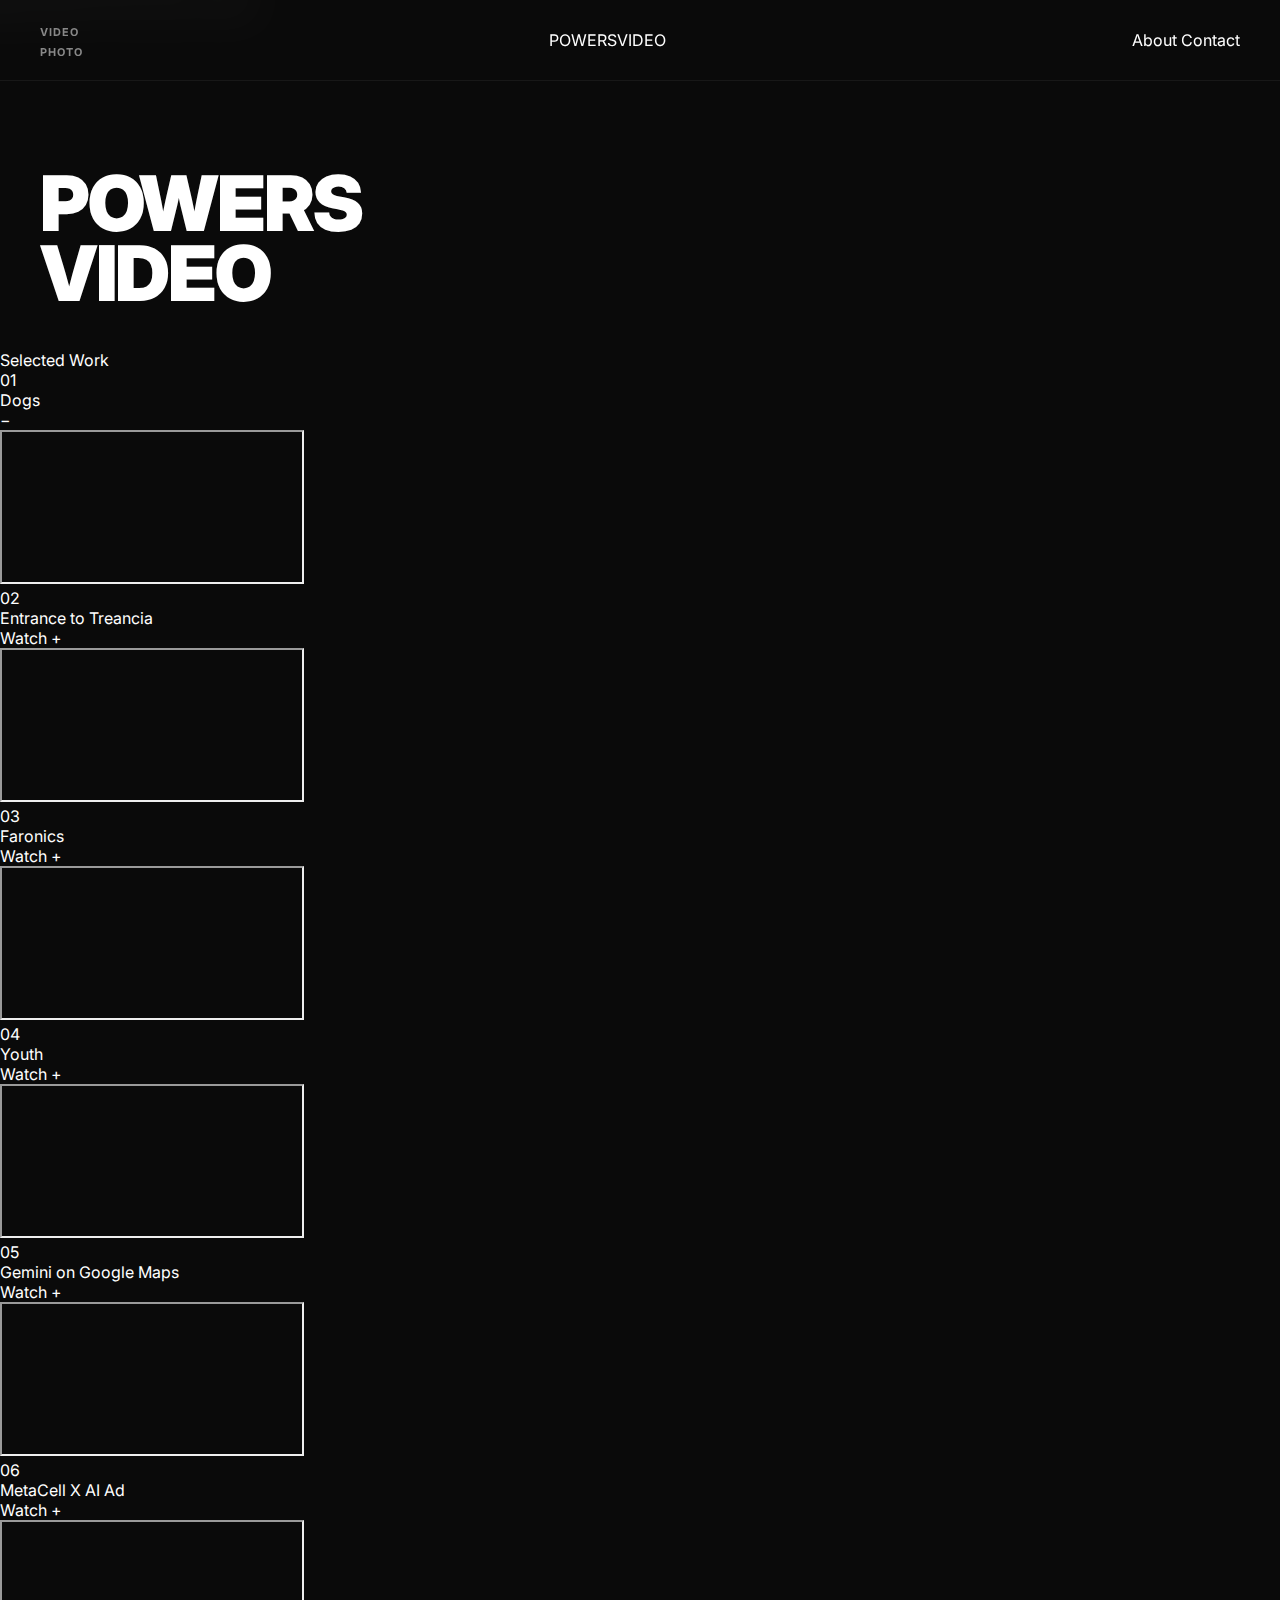
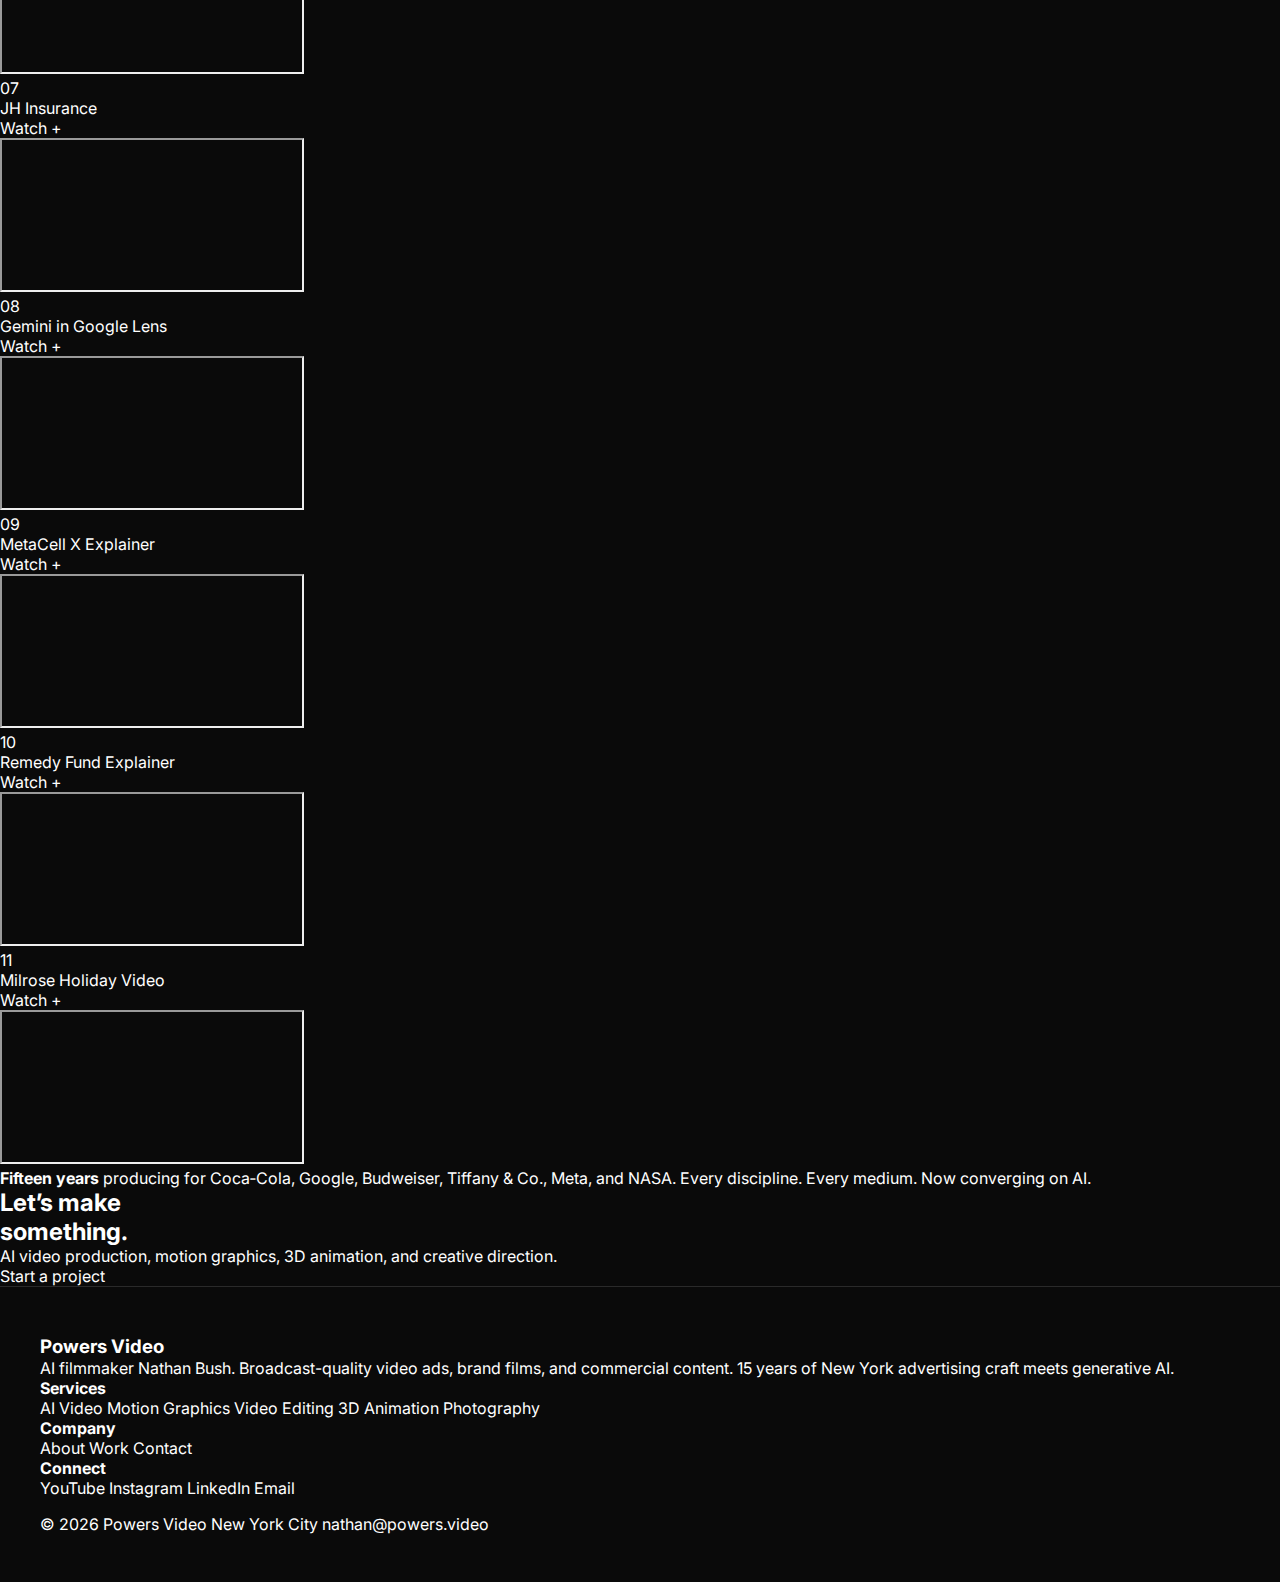
<file: index-old.html>
<!DOCTYPE html>
<html lang="en">
<head>
  <meta charset="UTF-8">
  <meta name="viewport" content="width=device-width, initial-scale=1.0">
  <title>AI Video Production & Advertising | Powers Video | Nathan Bush | NYC</title>
  <meta name="description" content="AI filmmaker Nathan Bush creates broadcast-quality video ads, brand films, and commercial content using generative AI and professional post-production. Clients include Coca-Cola, Google, Meta, and Budweiser. Based in New York City, serving Los Angeles, San Francisco, Austin, Miami, Chicago, and worldwide.">
  <meta name="keywords" content="AI video production, AI filmmaker, AI advertising, generative AI video, AI commercial production, AI brand film, video editor, motion graphics, New York video production">
  <meta property="og:title" content="AI Video Production & Advertising | Powers Video | Nathan Bush | NYC">
  <meta property="og:description" content="AI filmmaker Nathan Bush creates broadcast-quality video ads, brand films, and commercial content using generative AI and professional post-production. Clients include Coca-Cola, Google, Meta, and Budweiser. Based in New York City, serving Los Angeles, San Francisco, Austin, Miami, Chicago, and worldwide.">
  <meta property="og:type" content="website">
  <meta property="og:url" content="https://powers.video/">
  <meta property="og:image" content="https://powers.video/og-image.png">
  <meta property="og:image:width" content="1200">
  <meta property="og:image:height" content="630">
  <meta name="twitter:card" content="summary_large_image">
  <meta name="twitter:image" content="https://powers.video/og-image.png">
  <meta name="author" content="Nathan Bush">
  <meta name="geo.region" content="US-NY">
  <meta name="geo.placename" content="New York City">
  <link rel="canonical" href="https://powers.video/">
  <link rel="icon" type="image/png" href="favicon.png"><link rel="stylesheet" href="style.css">
  <script type="application/ld+json">
{
  "@context": "https://schema.org",
  "@graph": [
    {
      "@type": "WebSite",
      "name": "Powers Video",
      "url": "https://powers.video",
      "description": "AI video production and advertising by Nathan Bush"
    },
    {
      "@type": "ProfessionalService",
      "name": "Powers Video",
      "url": "https://powers.video",
      "description": "AI video production studio specializing in broadcast-quality AI-generated commercials, brand films, motion graphics, and 3D animation. Founded by Nathan Bush, a 15-year veteran of New York advertising.",
      "founder": {
        "@type": "Person",
        "name": "Nathan Bush",
        "jobTitle": "AI Filmmaker & Director",
        "url": "https://powers.video/about"
      },
      "address": {
        "@type": "PostalAddress",
        "addressLocality": "New York",
        "addressRegion": "NY",
        "addressCountry": "US"
      },
      "geo": {
        "@type": "GeoCoordinates",
        "latitude": 40.7128,
        "longitude": -74.006
      },
      "areaServed": [
        {
          "@type": "City",
          "name": "New York"
        },
        {
          "@type": "City",
          "name": "Los Angeles"
        },
        {
          "@type": "City",
          "name": "San Francisco"
        },
        {
          "@type": "City",
          "name": "Austin"
        },
        {
          "@type": "City",
          "name": "Miami"
        },
        {
          "@type": "City",
          "name": "Chicago"
        },
        {
          "@type": "City",
          "name": "Atlanta"
        },
        {
          "@type": "City",
          "name": "Nashville"
        },
        {
          "@type": "City",
          "name": "London"
        }
      ],
      "hasOfferCatalog": {
        "@type": "OfferCatalog",
        "name": "Video Production Services",
        "itemListElement": [
          {
            "@type": "Offer",
            "itemOffered": {
              "@type": "Service",
              "name": "AI Video Production"
            }
          },
          {
            "@type": "Offer",
            "itemOffered": {
              "@type": "Service",
              "name": "Motion Graphics"
            }
          },
          {
            "@type": "Offer",
            "itemOffered": {
              "@type": "Service",
              "name": "Video Editing"
            }
          },
          {
            "@type": "Offer",
            "itemOffered": {
              "@type": "Service",
              "name": "3D Animation"
            }
          },
          {
            "@type": "Offer",
            "itemOffered": {
              "@type": "Service",
              "name": "AI Commercial Production"
            }
          },
          {
            "@type": "Offer",
            "itemOffered": {
              "@type": "Service",
              "name": "Brand Film Production"
            }
          },
          {
            "@type": "Offer",
            "itemOffered": {
              "@type": "Service",
              "name": "Product Photography"
            }
          },
          {
            "@type": "Offer",
            "itemOffered": {
              "@type": "Service",
              "name": "Cinematography"
            }
          }
        ]
      },
      "knowsAbout": [
        "AI video production",
        "AI filmmaking",
        "AI director",
        "generative AI video",
        "motion graphics",
        "video editing",
        "3D animation",
        "commercial production",
        "brand films",
        "MidJourney",
        "Kling",
        "Veo",
        "Runway"
      ],
      "sameAs": [
        "https://linkedin.com/in/powersvideo",
        "https://instagram.com/powersvideo",
        "https://www.youtube.com/@PowersVideoAI",
        "https://x.com/powersvideox"
      ]
    }
  ]
}
  </script>
</head>
<body>
<div class="scroll-progress"></div>

<nav>
  <div class="nav-left">
    <div class="dropdown">
      <span>Video</span>
      <div class="dropdown-menu"><div class="dropdown-menu-inner">
        <a href="index.html">AI Film</a>
        <a href="motion.html">Motion</a>
        <a href="editor.html">Editor</a>
        <a href="cg-3d.html">3D</a>
        <a href="sizzles.html">Sizzles</a>
        <a href="cinematographer.html">DP</a>
        <a href="director.html">Director</a>
      </div></div>
    </div>
    <div class="dropdown">
      <span>Photo</span>
      <div class="dropdown-menu"><div class="dropdown-menu-inner">
        <a href="product-still-life.html">Product</a>
        <a href="fashion-photography.html">Fashion</a>
      </div></div>
    </div>
  </div>
  <div class="nav-center"><a href="index.html">POWERS<span>VIDEO</span></a></div>
  <div class="nav-right">
    <a href="about.html">About</a>
    <a href="discovery.html">Contact</a>
  </div>
  <button class="menu-toggle" aria-label="Menu"><span></span><span></span></button>
</nav>

<div class="mobile-menu">
  <a href="index.html">Work</a>
  <a href="motion.html">Motion</a>
  <a href="product-still-life.html">Photo</a>
  <a href="about.html">About</a>
  <a href="discovery.html">Contact</a>
</div>

<section class="hero">
  <h1>Powers<br><span class="thin">Video</span></h1>
</section>

<section class="work-index">
  <div class="work-index-header">Selected Work</div>

  <div class="work-row expanded" data-src="https://www.youtube.com/embed/A1wRWE2GkMI">
    <div class="work-num mono">01</div>
    <div class="work-title">Dogs</div>
    <div class="work-hint">
      <span class="work-hint-text"></span>
      <span class="work-arrow">&minus;</span>
    </div>
    <div class="work-video">
      <div class="work-video-inner">
        <iframe src="https://www.youtube.com/embed/A1wRWE2GkMI" allow="autoplay; fullscreen; picture-in-picture" allowfullscreen loading="lazy"></iframe>
      </div>
    </div>
  </div>

  <div class="work-row" data-src="https://www.youtube.com/embed/FQf7Y_sKYnE">
    <div class="work-num mono">02</div>
    <div class="work-title">Entrance to Treancia</div>
    <div class="work-hint">
      <span class="work-hint-text">Watch</span>
      <span class="work-arrow">+</span>
    </div>
    <div class="work-video">
      <div class="work-video-inner">
        <iframe src="https://www.youtube.com/embed/FQf7Y_sKYnE" allow="autoplay; fullscreen; picture-in-picture" allowfullscreen loading="lazy"></iframe>
      </div>
    </div>
  </div>

  <div class="work-row" data-src="https://player.vimeo.com/video/1110202291?title=0&byline=0&portrait=0">
    <div class="work-num mono">03</div>
    <div class="work-title">Faronics</div>
    <div class="work-hint">
      <span class="work-hint-text">Watch</span>
      <span class="work-arrow">+</span>
    </div>
    <div class="work-video">
      <div class="work-video-inner">
        <iframe src="https://player.vimeo.com/video/1110202291?title=0&byline=0&portrait=0" allow="autoplay; fullscreen; picture-in-picture" allowfullscreen loading="lazy"></iframe>
      </div>
    </div>
  </div>

  <div class="work-row" data-src="https://www.youtube.com/embed/ef6IVfoUfoU">
    <div class="work-num mono">04</div>
    <div class="work-title">Youth</div>
    <div class="work-hint">
      <span class="work-hint-text">Watch</span>
      <span class="work-arrow">+</span>
    </div>
    <div class="work-video">
      <div class="work-video-inner">
        <iframe src="https://www.youtube.com/embed/ef6IVfoUfoU" allow="autoplay; fullscreen; picture-in-picture" allowfullscreen loading="lazy"></iframe>
      </div>
    </div>
  </div>

  <div class="work-row" data-src="https://player.vimeo.com/video/1147831935?title=0&byline=0&portrait=0">
    <div class="work-num mono">05</div>
    <div class="work-title">Gemini on Google Maps</div>
    <div class="work-hint">
      <span class="work-hint-text">Watch</span>
      <span class="work-arrow">+</span>
    </div>
    <div class="work-video">
      <div class="work-video-inner">
        <iframe src="https://player.vimeo.com/video/1147831935?title=0&byline=0&portrait=0" allow="autoplay; fullscreen; picture-in-picture" allowfullscreen loading="lazy"></iframe>
      </div>
    </div>
  </div>

  <div class="work-row" data-src="https://player.vimeo.com/video/1094481235?title=0&byline=0&portrait=0">
    <div class="work-num mono">06</div>
    <div class="work-title">MetaCell X AI Ad</div>
    <div class="work-hint">
      <span class="work-hint-text">Watch</span>
      <span class="work-arrow">+</span>
    </div>
    <div class="work-video">
      <div class="work-video-inner">
        <iframe src="https://player.vimeo.com/video/1094481235?title=0&byline=0&portrait=0" allow="autoplay; fullscreen; picture-in-picture" allowfullscreen loading="lazy"></iframe>
      </div>
    </div>
  </div>

  <div class="work-row" data-src="https://player.vimeo.com/video/1099846365?title=0&byline=0&portrait=0">
    <div class="work-num mono">07</div>
    <div class="work-title">JH Insurance</div>
    <div class="work-hint">
      <span class="work-hint-text">Watch</span>
      <span class="work-arrow">+</span>
    </div>
    <div class="work-video">
      <div class="work-video-inner">
        <iframe src="https://player.vimeo.com/video/1099846365?title=0&byline=0&portrait=0" allow="autoplay; fullscreen; picture-in-picture" allowfullscreen loading="lazy"></iframe>
      </div>
    </div>
  </div>

  <div class="work-row" data-src="https://player.vimeo.com/video/1147847031?title=0&byline=0&portrait=0">
    <div class="work-num mono">08</div>
    <div class="work-title">Gemini in Google Lens</div>
    <div class="work-hint">
      <span class="work-hint-text">Watch</span>
      <span class="work-arrow">+</span>
    </div>
    <div class="work-video">
      <div class="work-video-inner">
        <iframe src="https://player.vimeo.com/video/1147847031?title=0&byline=0&portrait=0" allow="autoplay; fullscreen; picture-in-picture" allowfullscreen loading="lazy"></iframe>
      </div>
    </div>
  </div>

  <div class="work-row" data-src="https://player.vimeo.com/video/1095344861?title=0&byline=0&portrait=0">
    <div class="work-num mono">09</div>
    <div class="work-title">MetaCell X Explainer</div>
    <div class="work-hint">
      <span class="work-hint-text">Watch</span>
      <span class="work-arrow">+</span>
    </div>
    <div class="work-video">
      <div class="work-video-inner">
        <iframe src="https://player.vimeo.com/video/1095344861?title=0&byline=0&portrait=0" allow="autoplay; fullscreen; picture-in-picture" allowfullscreen loading="lazy"></iframe>
      </div>
    </div>
  </div>

  <div class="work-row" data-src="https://player.vimeo.com/video/1093425937?title=0&byline=0&portrait=0">
    <div class="work-num mono">10</div>
    <div class="work-title">Remedy Fund Explainer</div>
    <div class="work-hint">
      <span class="work-hint-text">Watch</span>
      <span class="work-arrow">+</span>
    </div>
    <div class="work-video">
      <div class="work-video-inner">
        <iframe src="https://player.vimeo.com/video/1093425937?title=0&byline=0&portrait=0" allow="autoplay; fullscreen; picture-in-picture" allowfullscreen loading="lazy"></iframe>
      </div>
    </div>
  </div>

  <div class="work-row" data-src="https://player.vimeo.com/video/1146469452?title=0&byline=0&portrait=0">
    <div class="work-num mono">11</div>
    <div class="work-title">Milrose Holiday Video</div>
    <div class="work-hint">
      <span class="work-hint-text">Watch</span>
      <span class="work-arrow">+</span>
    </div>
    <div class="work-video">
      <div class="work-video-inner">
        <iframe src="https://player.vimeo.com/video/1146469452?title=0&byline=0&portrait=0" allow="autoplay; fullscreen; picture-in-picture" allowfullscreen loading="lazy"></iframe>
      </div>
    </div>
  </div>
</section>

<section class="statement">
  <p>
    <strong>Fifteen years</strong> producing for
    Coca&#8209;Cola, Google, Budweiser, Tiffany&nbsp;&amp;&nbsp;Co., Meta, and NASA.
    Every discipline. Every medium. Now converging on AI.
  </p>
</section>

<section class="cta-section">
  <h2>Let&rsquo;s make<br>something.</h2>
  <p>AI video production, motion graphics, 3D animation, and creative direction.</p>
  <a href="discovery.html" class="pg-btn">Start a project</a>
</section>

<footer>
  <div class="footer-grid">
    <div class="footer-brand">
      <h3>Powers Video</h3>
      <p>AI filmmaker Nathan Bush. Broadcast-quality video ads, brand films, and commercial content. 15 years of New York advertising craft meets generative AI.</p>
    </div>
    <div class="footer-col">
      <h4>Services</h4>
      <a href="index.html">AI Video</a>
      <a href="motion.html">Motion Graphics</a>
      <a href="editor.html">Video Editing</a>
      <a href="cg-3d.html">3D Animation</a>
      <a href="product-still-life.html">Photography</a>
    </div>
    <div class="footer-col">
      <h4>Company</h4>
      <a href="about.html">About</a>
      <a href="index.html">Work</a>
      <a href="discovery.html">Contact</a>
    </div>
    <div class="footer-col">
      <h4>Connect</h4>
      <a href="https://www.youtube.com/@PowersVideoAI" target="_blank" rel="noopener">YouTube</a>
      <a href="https://instagram.com/powersvideo" target="_blank" rel="noopener">Instagram</a>
      <a href="https://linkedin.com/in/powersvideo" target="_blank" rel="noopener">LinkedIn</a>
      <a href="mailto:nathan@powers.video">Email</a>
    </div>
  </div>
  <div class="footer-bottom">
    <span>&copy; 2026 Powers Video</span>
    <span class="footer-bottom-center">New York City</span>
    <span class="footer-bottom-right"><a href="mailto:nathan@powers.video">nathan@powers.video</a></span>
  </div>
</footer>

<script src="site.js"></script>
</body>
</html>
</file>
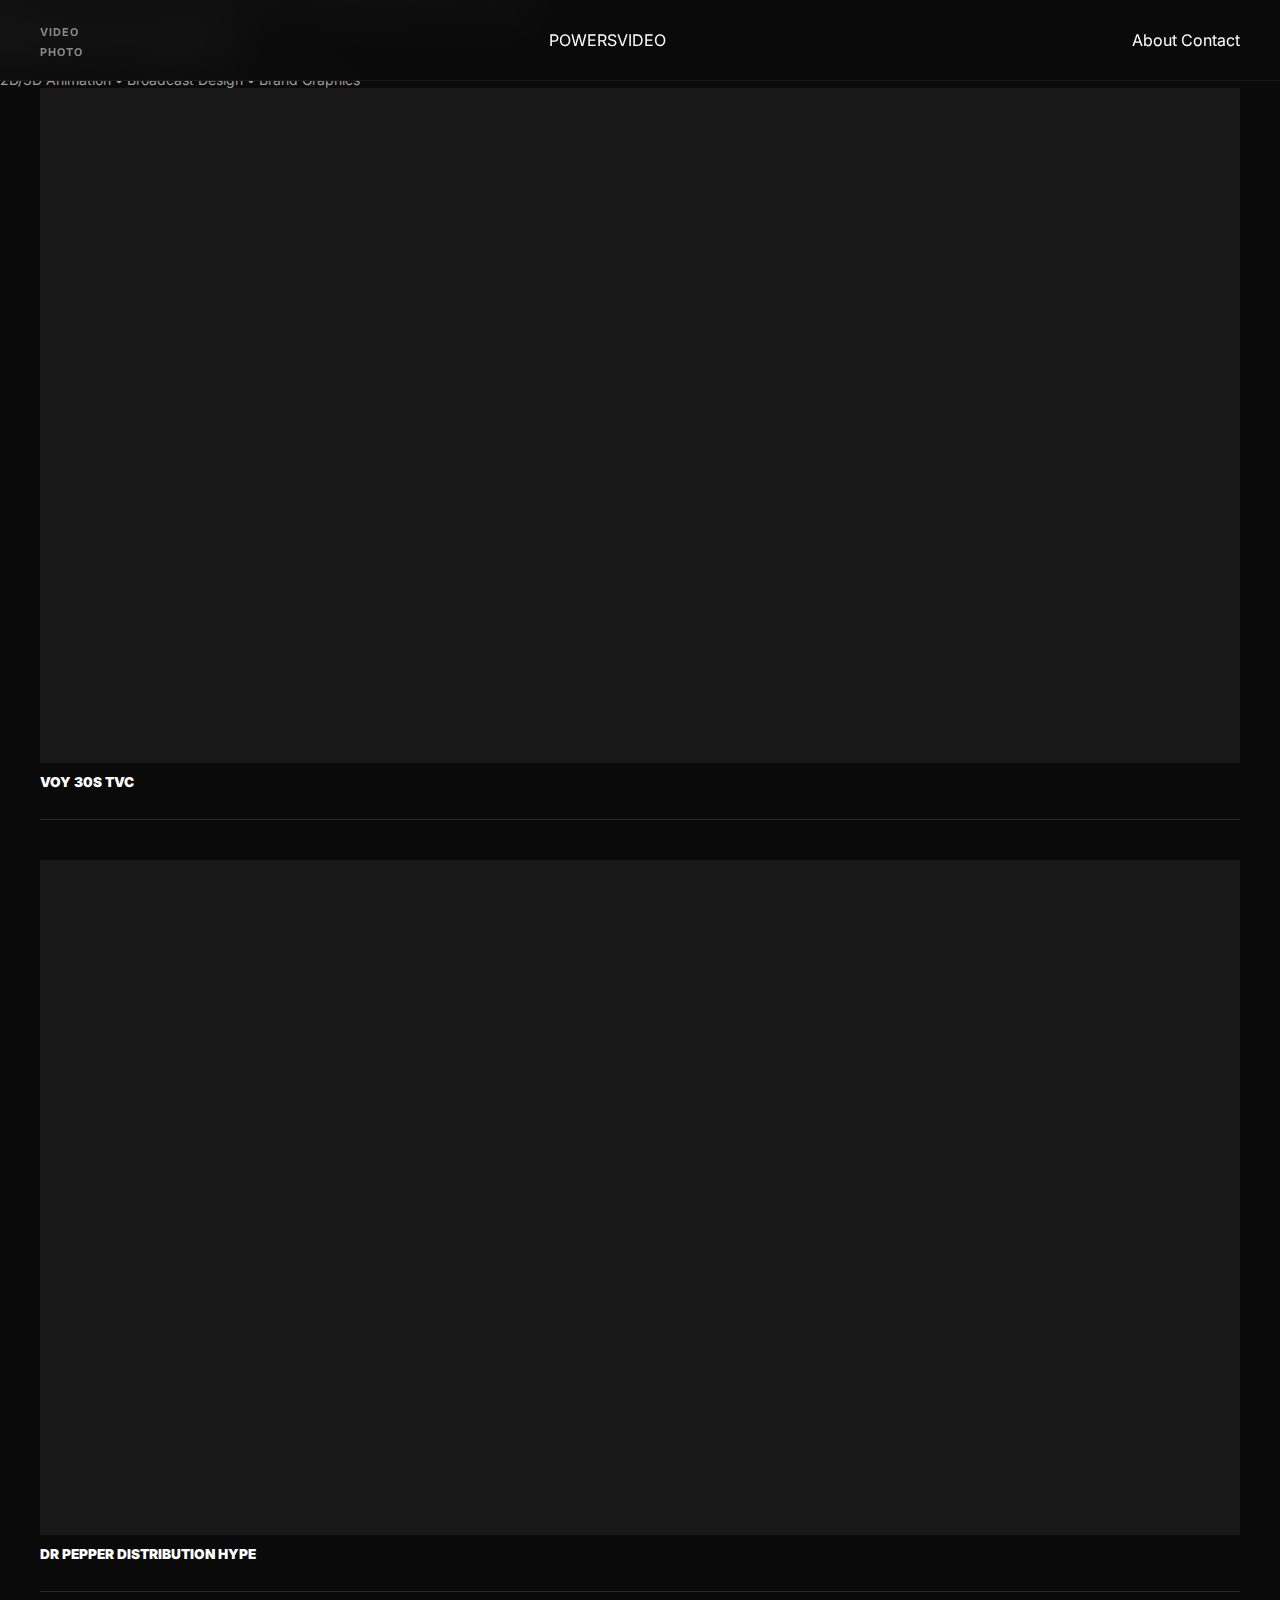
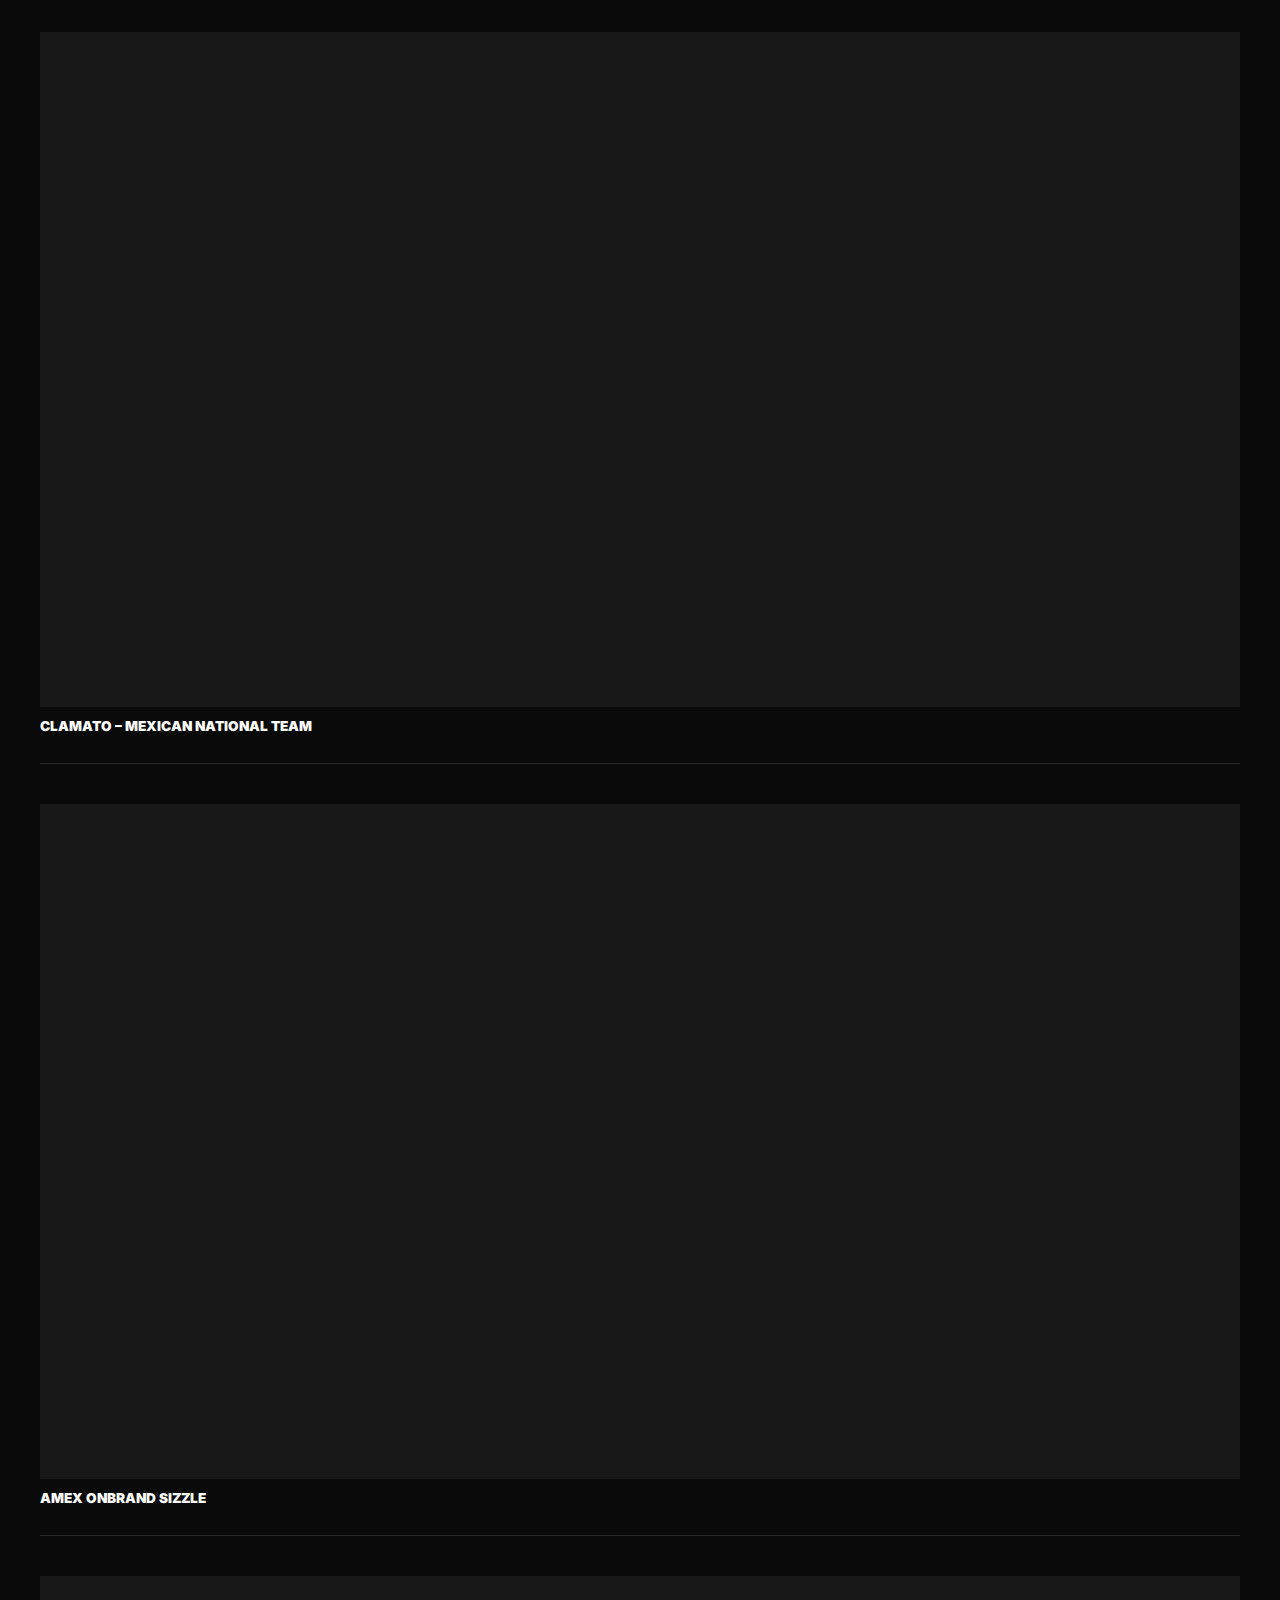
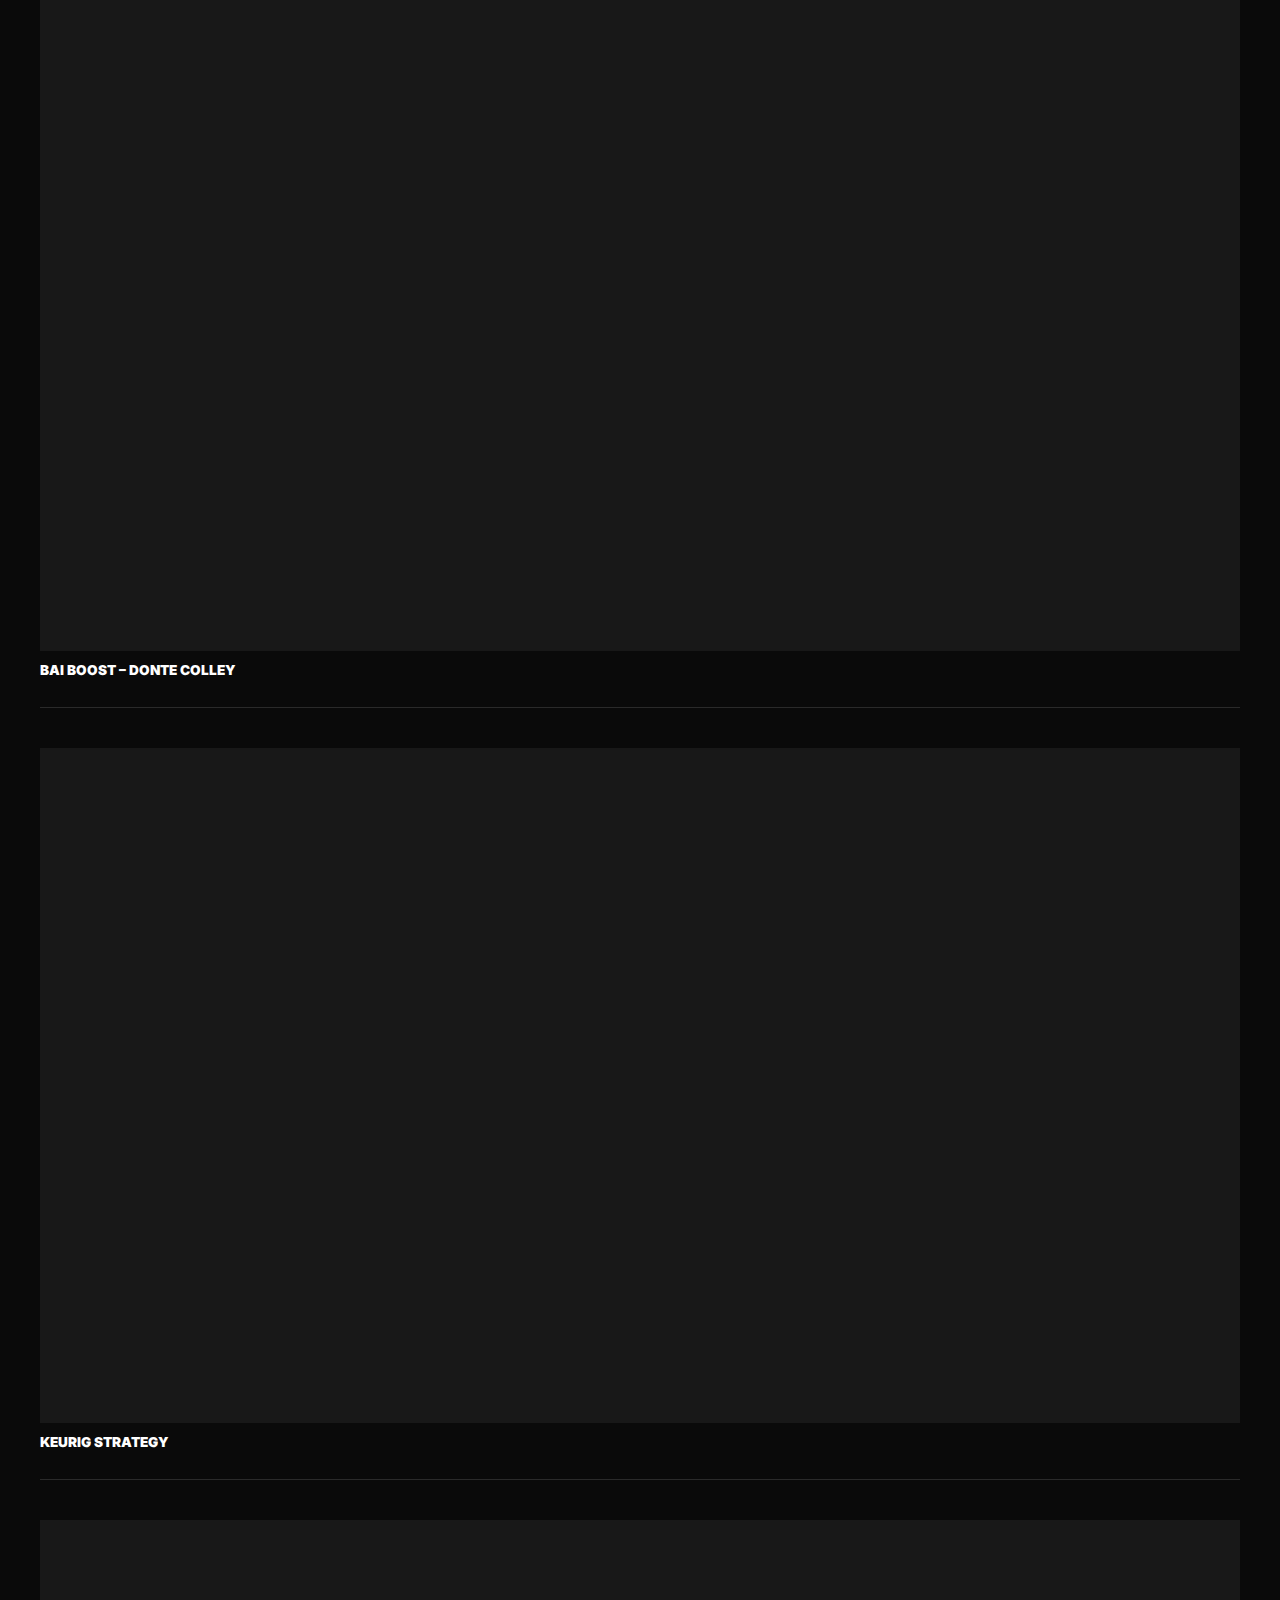
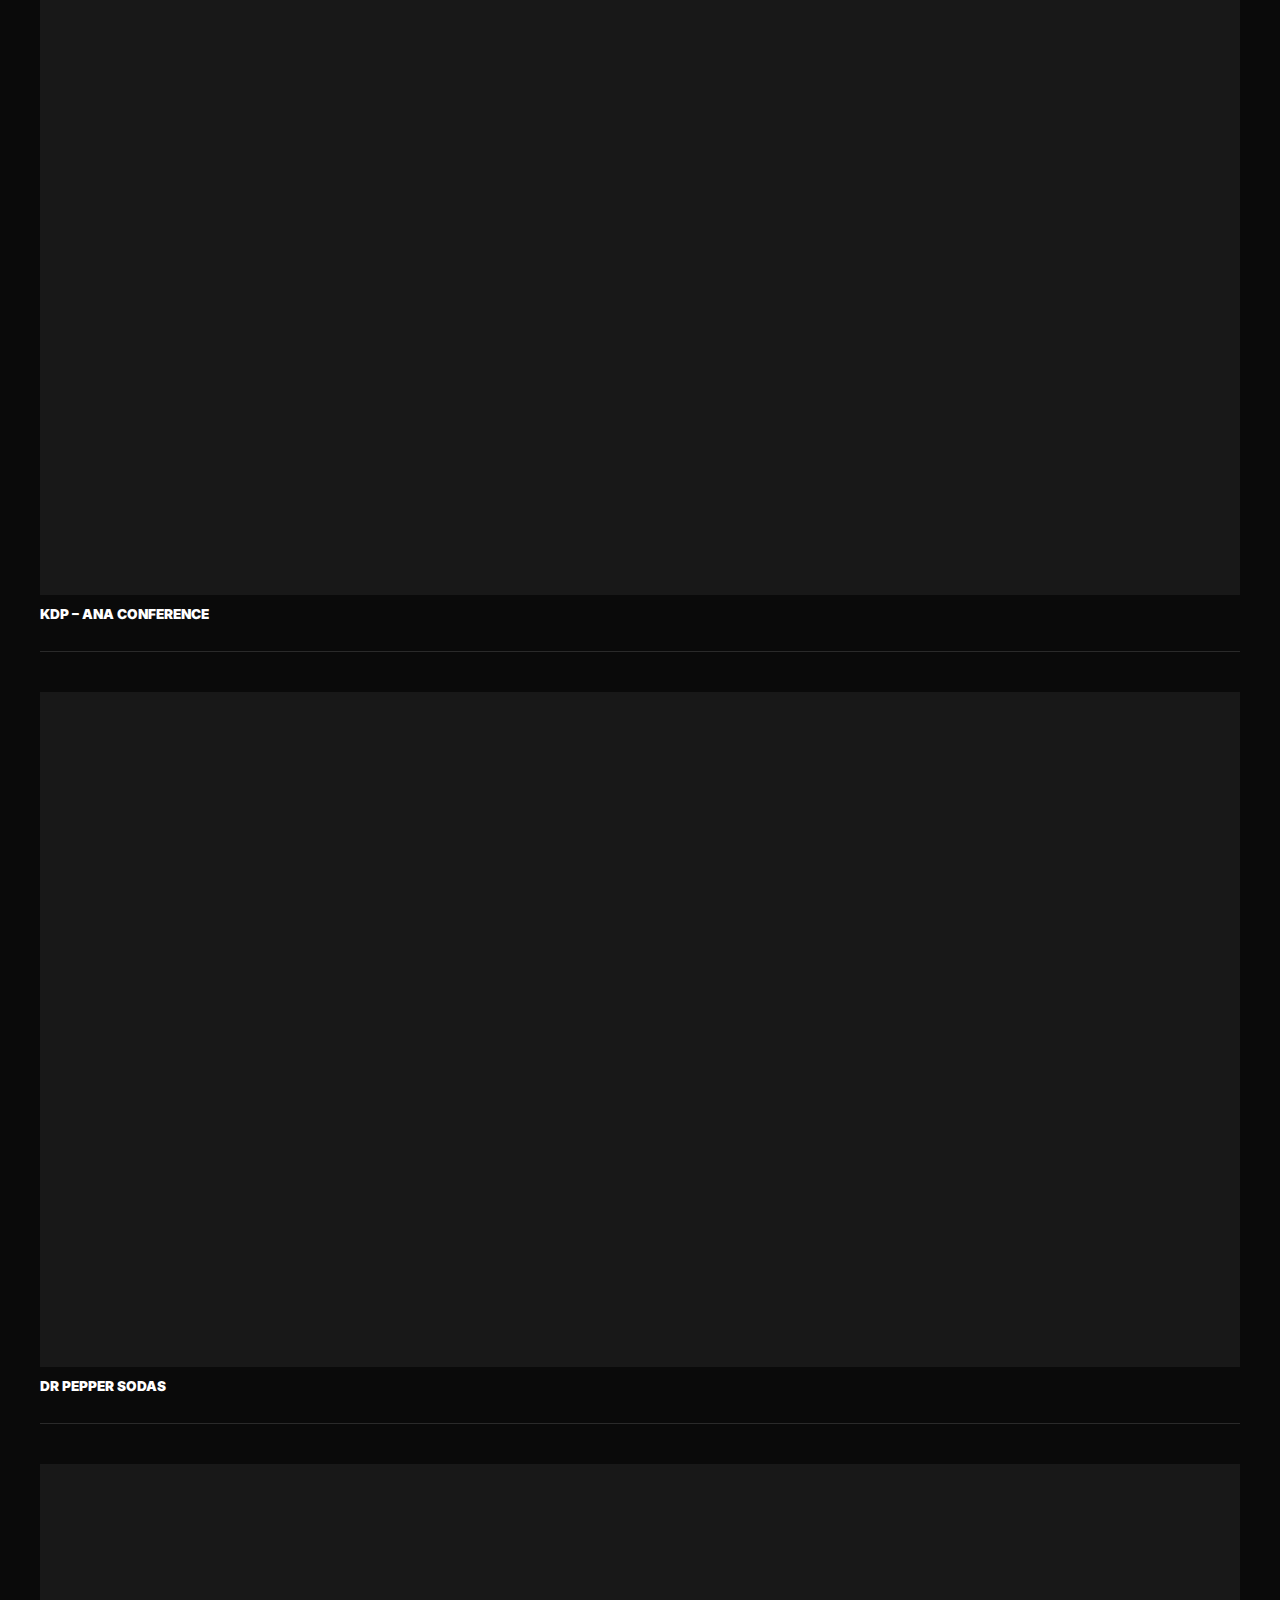
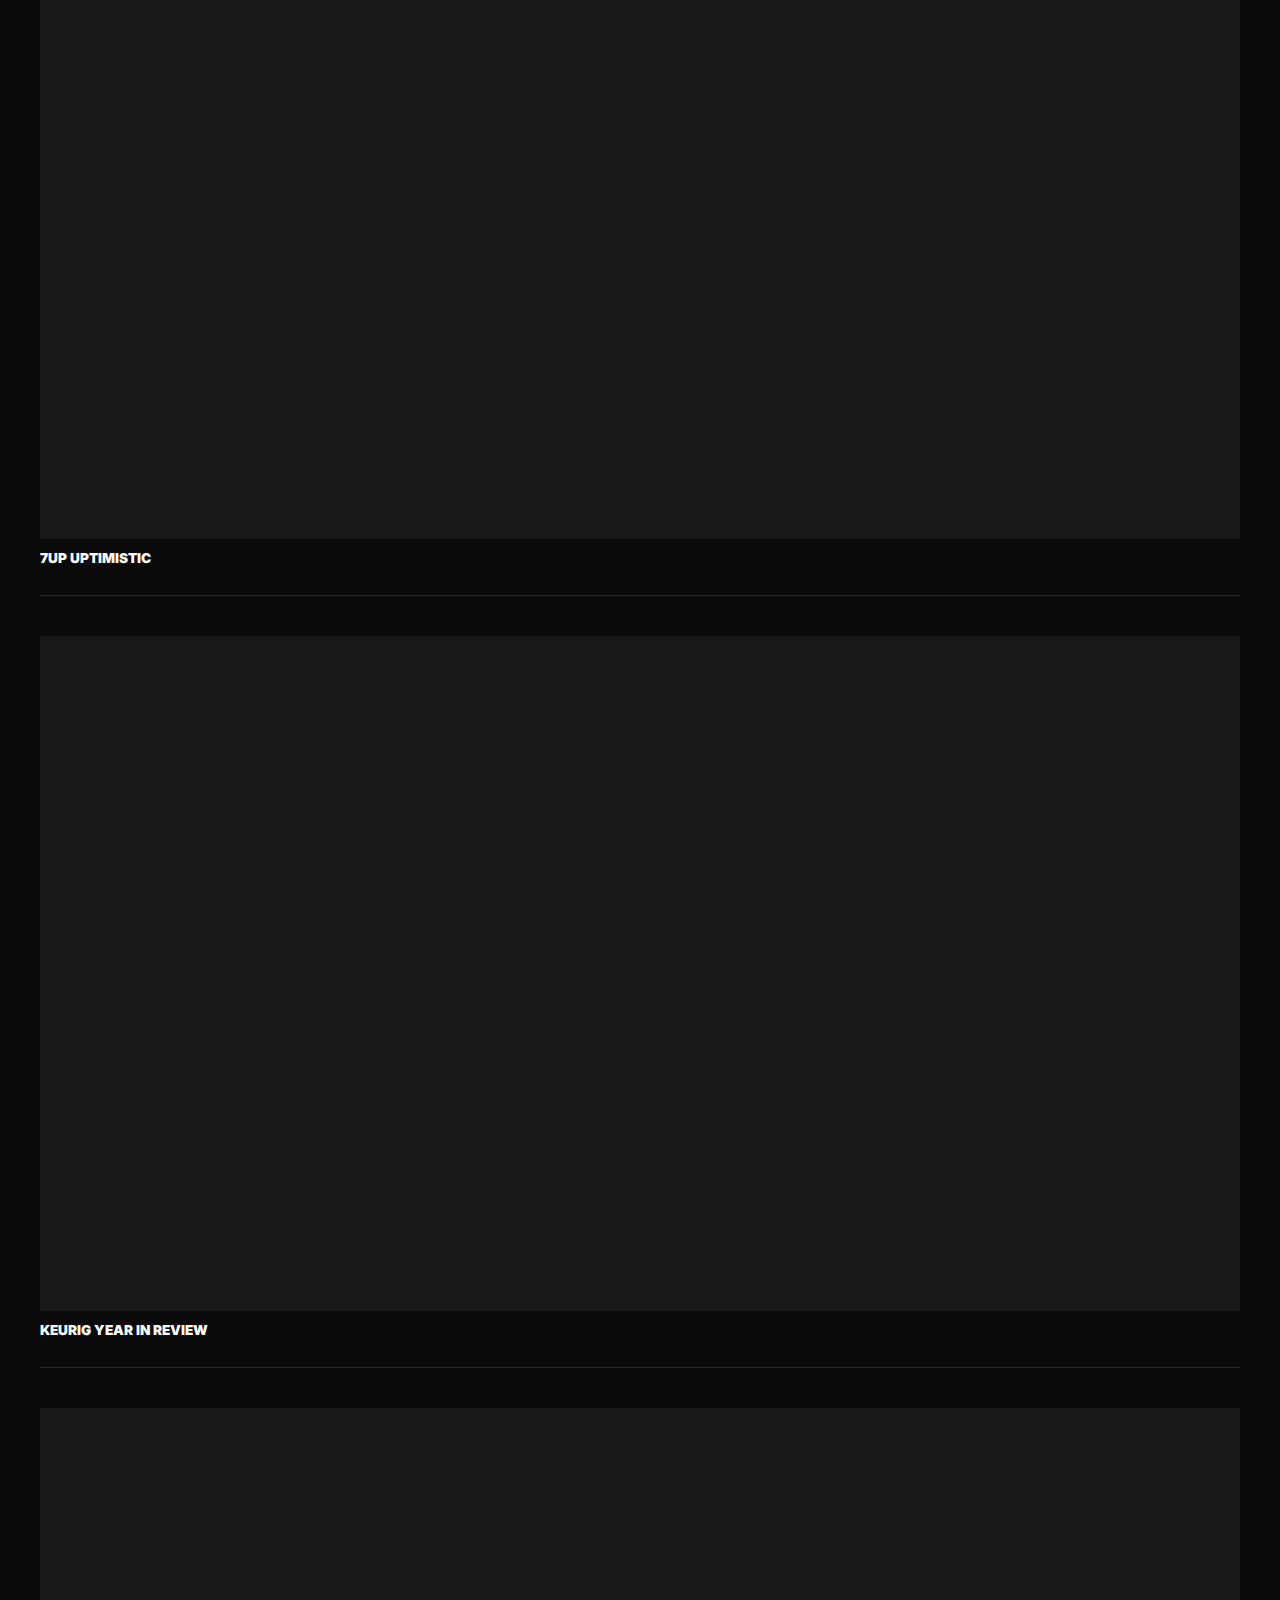
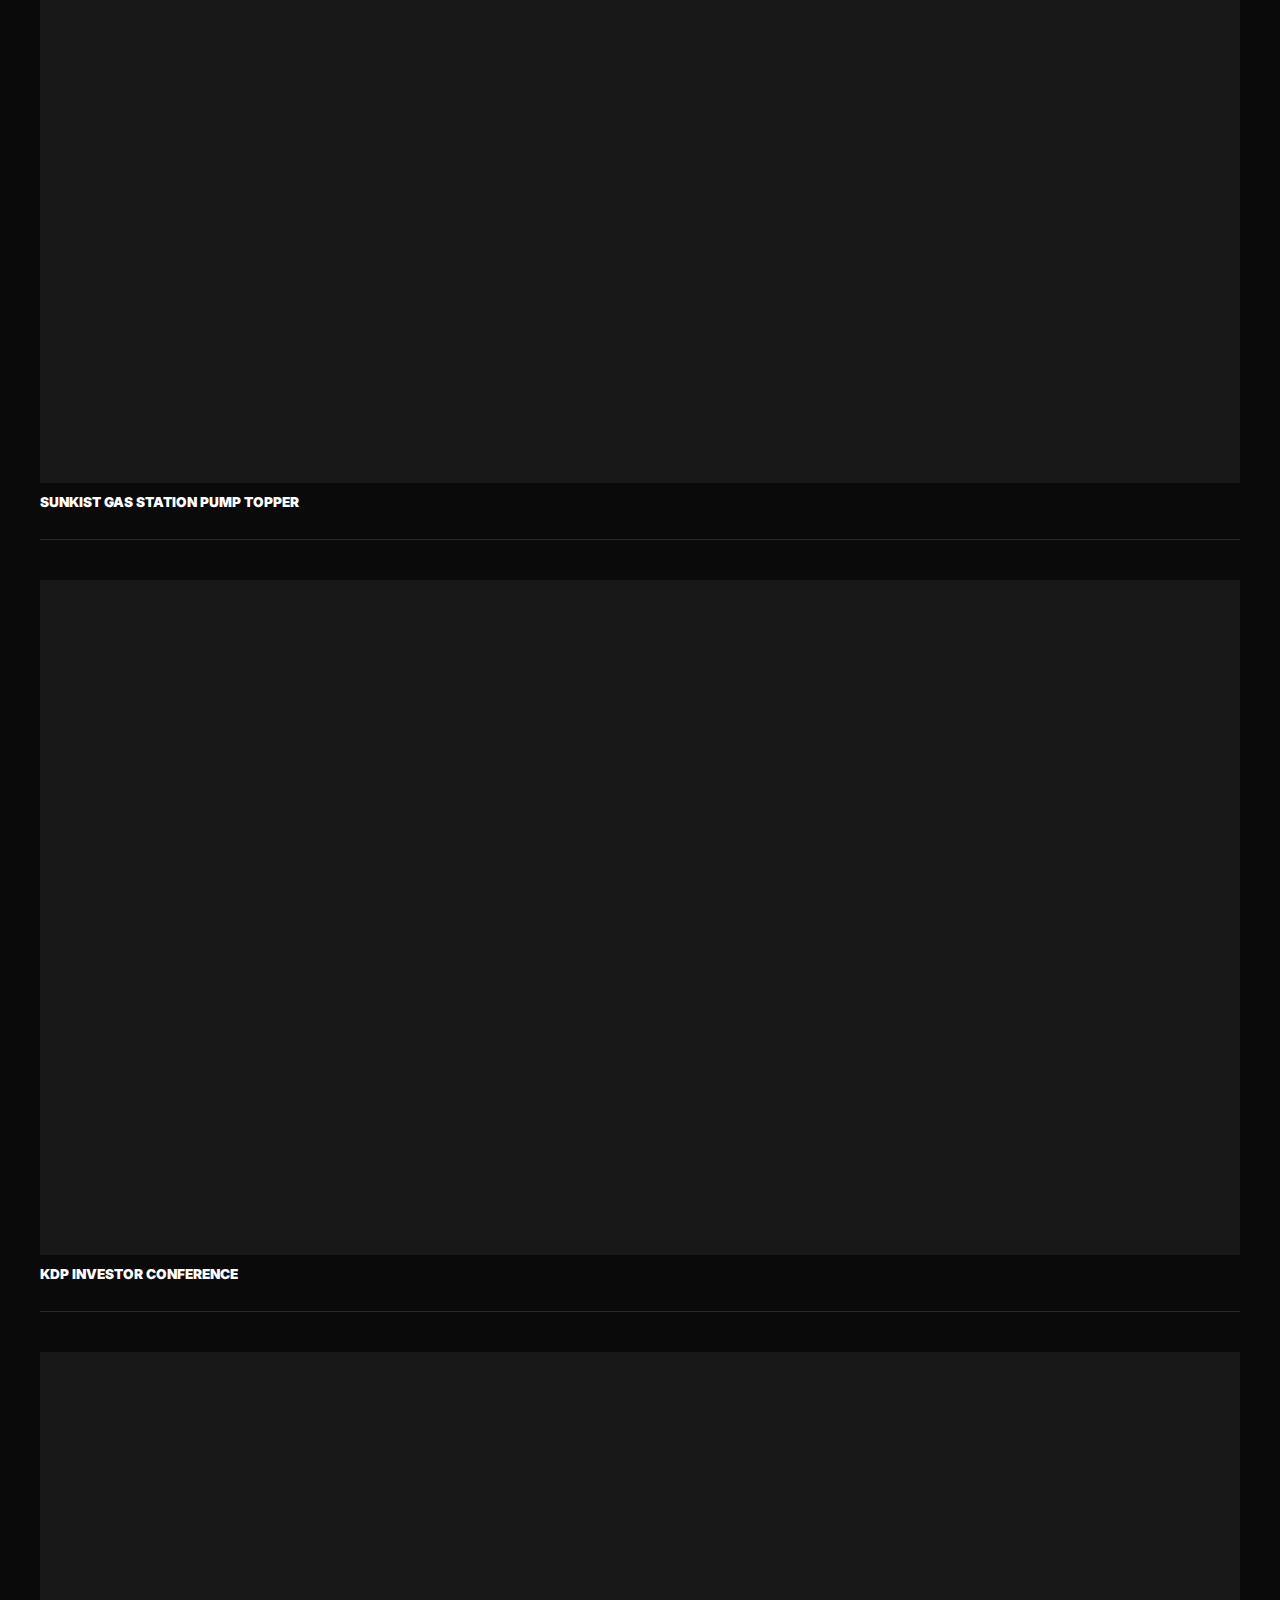
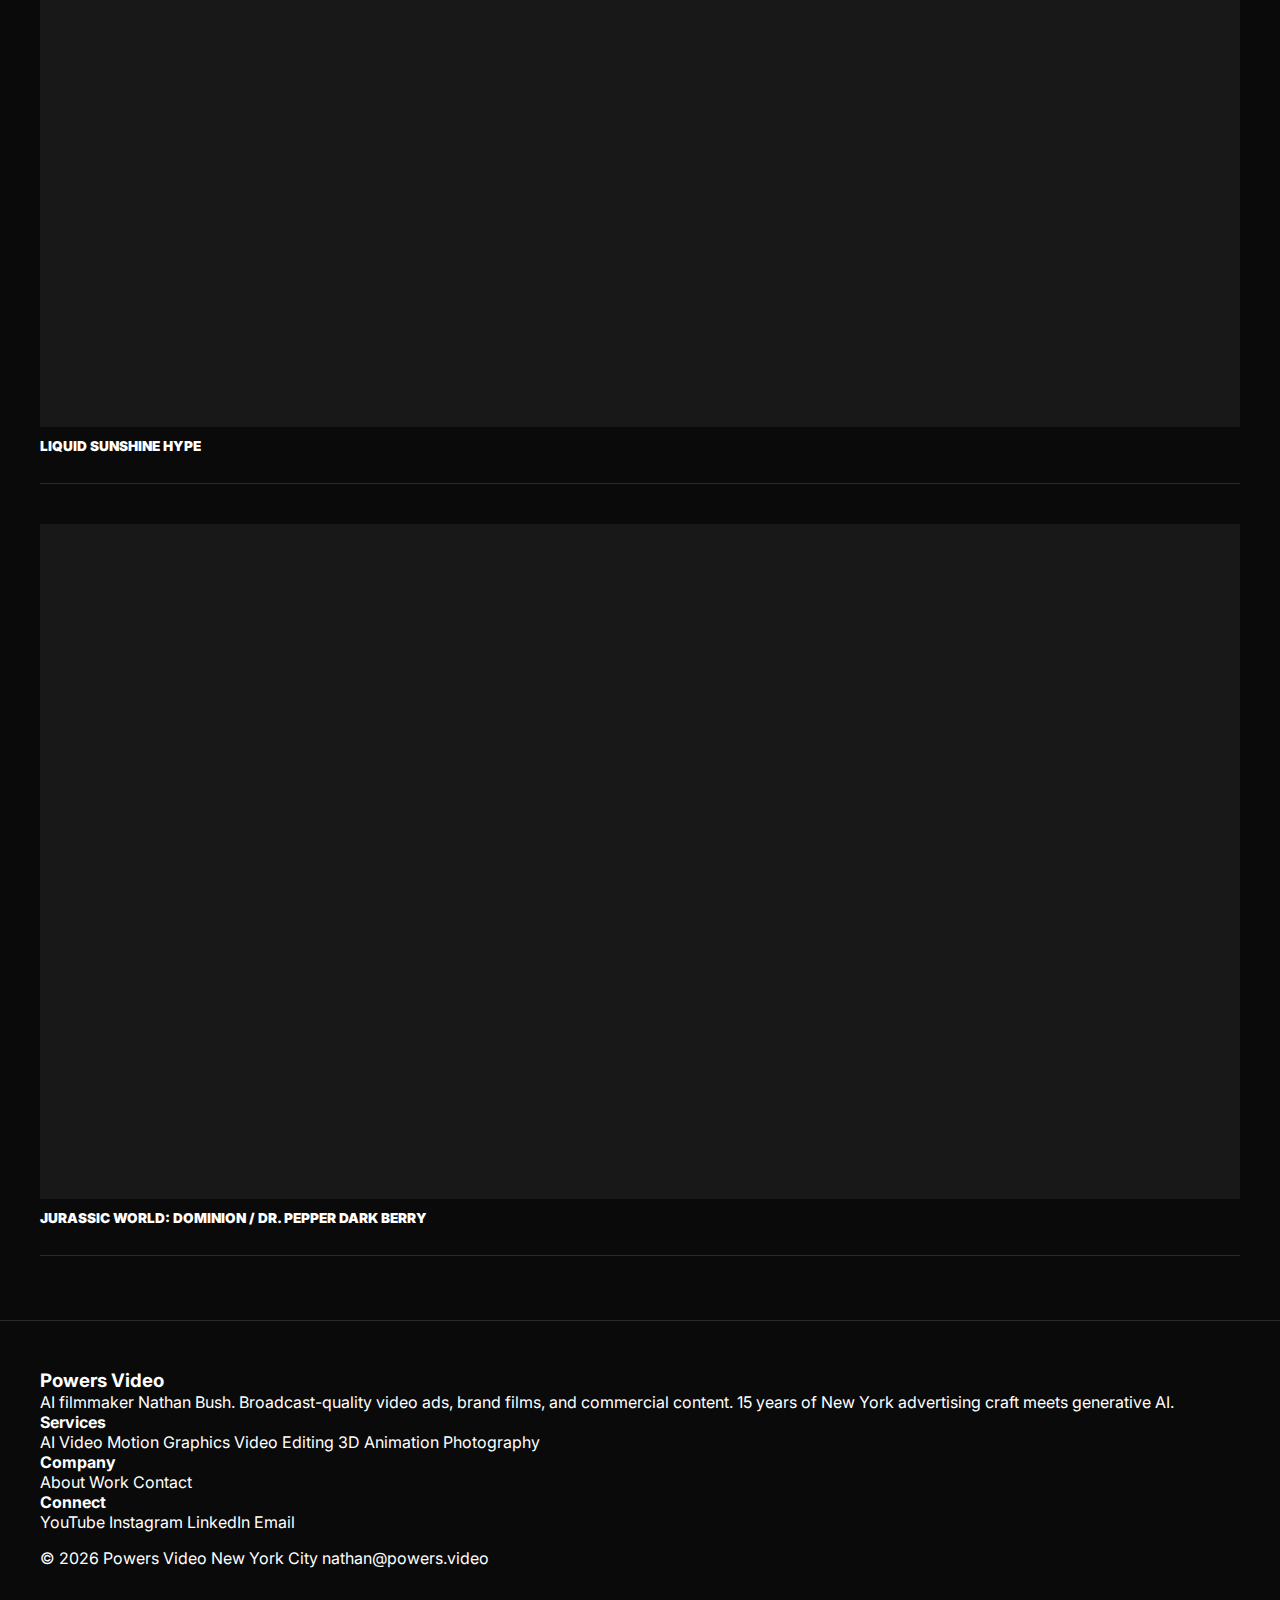
<file: motion.html>
<!DOCTYPE html>
<html lang="en">
<head>
  <meta charset="UTF-8">
  <meta name="viewport" content="width=device-width, initial-scale=1.0">
  <title>Motion Graphics & Animation | Powers Video | Nathan Bush | NYC</title>
  <meta name="description" content="Professional motion graphics, broadcast design, and 2D/3D animation by Nathan Bush for major brands including Dr Pepper, Budweiser, Keurig, and AmEx. New York City-based motion designer serving clients in Los Angeles, San Francisco, Austin, and remotely worldwide.">
  <meta property="og:title" content="Motion Graphics & Animation | Powers Video | Nathan Bush | NYC">
  <meta property="og:description" content="Professional motion graphics, broadcast design, and 2D/3D animation by Nathan Bush for major brands including Dr Pepper, Budweiser, Keurig, and AmEx. New York City-based motion designer serving clients in Los Angeles, San Francisco, Austin, and remotely worldwide.">
  <meta property="og:type" content="website">
  <meta property="og:url" content="https://powers.video/motion.html">
  <meta property="og:image" content="https://powers.video/og-image.png">
  <meta property="og:image:width" content="1200">
  <meta property="og:image:height" content="630">
  <meta name="twitter:card" content="summary_large_image">
  <meta name="twitter:image" content="https://powers.video/og-image.png">
  <meta name="author" content="Nathan Bush">
  <meta name="geo.region" content="US-NY">
  <meta name="geo.placename" content="New York City">
  <link rel="canonical" href="https://powers.video/motion">
  <link rel="icon" type="image/png" href="favicon.png"><link rel="stylesheet" href="style.css">
</head>
<body>
<div class="scroll-progress"></div>

<nav>
  <div class="nav-left">
    <div class="dropdown">
      <span>Video</span>
      <div class="dropdown-menu"><div class="dropdown-menu-inner">
        <a href="index.html">AI Film</a>
        <a href="motion.html">Motion</a>
        <a href="editor.html">Editor</a>
        <a href="cg-3d.html">3D</a>
        <a href="sizzles.html">Sizzles</a>
        <a href="cinematographer.html">DP</a>
        <a href="director.html">Director</a>
      </div></div>
    </div>
    <div class="dropdown">
      <span>Photo</span>
      <div class="dropdown-menu"><div class="dropdown-menu-inner">
        <a href="product-still-life.html">Product</a>
        <a href="fashion-photography.html">Fashion</a>
      </div></div>
    </div>
  </div>
  <div class="nav-center"><a href="index.html">POWERS<span>VIDEO</span></a></div>
  <div class="nav-right">
    <a href="about.html">About</a>
    <a href="discovery.html">Contact</a>
  </div>
  <button class="menu-toggle" aria-label="Menu"><span></span><span></span></button>
</nav>

<div class="mobile-menu">
  <a href="index.html">AI</a>
  <a href="motion.html">Motion</a>
  <a href="editor.html">Editor</a>
  <a href="cg-3d.html">3D</a>
  <a href="sizzles.html">Sizzles</a>
  <a href="cinematographer.html">DP</a>
  <a href="director.html">Director</a>
  <a href="product-still-life.html">Product</a>
  <a href="fashion-photography.html">Fashion</a>
  <a href="about.html">About</a>
  <a href="discovery.html">Contact</a>
</div>
<header class="pg-header">
  <h1><span class="line">Motion</span><span class="line">Graphics</span></h1>
  <p class="subtitle" style="font-size:14px;color:rgba(255,255,255,0.6);margin-top:12px;">2D/3D Animation &bull; Broadcast Design &bull; Brand Graphics</p>
</header>

<main class="gallery">

  <div class="video-block"><div class="video-wrap"><iframe src="https://player.vimeo.com/video/1099536949?title=0&byline=0&portrait=0&color=ffffff" loading="lazy" allow="autoplay; fullscreen; picture-in-picture" allowfullscreen></iframe></div><div class="video-info"><h3 class="video-title">Voy 30s TVC</h3></div></div>

  <div class="video-block"><div class="video-wrap"><iframe src="https://player.vimeo.com/video/899880471?title=0&byline=0&portrait=0&color=ffffff" loading="lazy" allow="autoplay; fullscreen; picture-in-picture" allowfullscreen></iframe></div><div class="video-info"><h3 class="video-title">Dr Pepper Distribution Hype</h3></div></div>

  <div class="video-block"><div class="video-wrap"><iframe src="https://player.vimeo.com/video/1031777506?title=0&byline=0&portrait=0&color=ffffff" loading="lazy" allow="autoplay; fullscreen; picture-in-picture" allowfullscreen></iframe></div><div class="video-info"><h3 class="video-title">Clamato – Mexican National Team</h3></div></div>

  <div class="video-block"><div class="video-wrap"><iframe src="https://player.vimeo.com/video/778903103?title=0&byline=0&portrait=0&color=ffffff" loading="lazy" allow="autoplay; fullscreen; picture-in-picture" allowfullscreen></iframe></div><div class="video-info"><h3 class="video-title">AmEx OnBrand Sizzle</h3></div></div>

  <div class="video-block"><div class="video-wrap"><iframe src="https://player.vimeo.com/video/570096289?title=0&byline=0&portrait=0&color=ffffff" loading="lazy" allow="autoplay; fullscreen; picture-in-picture" allowfullscreen></iframe></div><div class="video-info"><h3 class="video-title">Bai Boost – Donte Colley</h3></div></div>

  <div class="video-block"><div class="video-wrap"><iframe src="https://player.vimeo.com/video/734107839?title=0&byline=0&portrait=0&color=ffffff" loading="lazy" allow="autoplay; fullscreen; picture-in-picture" allowfullscreen></iframe></div><div class="video-info"><h3 class="video-title">Keurig Strategy</h3></div></div>

  <div class="video-block"><div class="video-wrap"><iframe src="https://player.vimeo.com/video/761958704?title=0&byline=0&portrait=0&color=ffffff" loading="lazy" allow="autoplay; fullscreen; picture-in-picture" allowfullscreen></iframe></div><div class="video-info"><h3 class="video-title">KDP – ANA Conference</h3></div></div>

  <div class="video-block"><div class="video-wrap"><iframe src="https://player.vimeo.com/video/843179659?title=0&byline=0&portrait=0&color=ffffff" loading="lazy" allow="autoplay; fullscreen; picture-in-picture" allowfullscreen></iframe></div><div class="video-info"><h3 class="video-title">Dr Pepper Sodas</h3></div></div>

  <div class="video-block"><div class="video-wrap"><iframe src="https://player.vimeo.com/video/1056775770?title=0&byline=0&portrait=0&color=ffffff" loading="lazy" allow="autoplay; fullscreen; picture-in-picture" allowfullscreen></iframe></div><div class="video-info"><h3 class="video-title">7UP Uptimistic</h3></div></div>

  <div class="video-block"><div class="video-wrap"><iframe src="https://player.vimeo.com/video/734107745?title=0&byline=0&portrait=0&color=ffffff" loading="lazy" allow="autoplay; fullscreen; picture-in-picture" allowfullscreen></iframe></div><div class="video-info"><h3 class="video-title">Keurig Year in Review</h3></div></div>

  <div class="video-block"><div class="video-wrap"><iframe src="https://player.vimeo.com/video/808416814?title=0&byline=0&portrait=0&color=ffffff" loading="lazy" allow="autoplay; fullscreen; picture-in-picture" allowfullscreen></iframe></div><div class="video-info"><h3 class="video-title">Sunkist Gas Station Pump Topper</h3></div></div>

  <div class="video-block"><div class="video-wrap"><iframe src="https://player.vimeo.com/video/685716748?title=0&byline=0&portrait=0&color=ffffff" loading="lazy" allow="autoplay; fullscreen; picture-in-picture" allowfullscreen></iframe></div><div class="video-info"><h3 class="video-title">KDP Investor Conference</h3></div></div>

  <div class="video-block"><div class="video-wrap"><iframe src="https://player.vimeo.com/video/1004244443?title=0&byline=0&portrait=0&color=ffffff" loading="lazy" allow="autoplay; fullscreen; picture-in-picture" allowfullscreen></iframe></div><div class="video-info"><h3 class="video-title">Liquid Sunshine Hype</h3></div></div>

  <div class="video-block"><div class="video-wrap"><iframe src="https://player.vimeo.com/video/685713968?title=0&byline=0&portrait=0&color=ffffff" loading="lazy" allow="autoplay; fullscreen; picture-in-picture" allowfullscreen></iframe></div><div class="video-info"><h3 class="video-title">Jurassic World: Dominion / Dr. Pepper Dark Berry</h3></div></div>

</main>

<footer>
  <div class="footer-grid">
    <div class="footer-brand">
      <h3>Powers Video</h3>
      <p>AI filmmaker Nathan Bush. Broadcast-quality video ads, brand films, and commercial content. 15 years of New York advertising craft meets generative AI.</p>
    </div>
    <div class="footer-col">
      <h4>Services</h4>
      <a href="index.html">AI Video</a>
      <a href="motion.html">Motion Graphics</a>
      <a href="editor.html">Video Editing</a>
      <a href="cg-3d.html">3D Animation</a>
      <a href="product-still-life.html">Photography</a>
    </div>
    <div class="footer-col">
      <h4>Company</h4>
      <a href="about.html">About</a>
      <a href="index.html">Work</a>
      <a href="discovery.html">Contact</a>
    </div>
    <div class="footer-col">
      <h4>Connect</h4>
      <a href="https://www.youtube.com/@PowersVideoAI" target="_blank" rel="noopener">YouTube</a>
      <a href="https://instagram.com/powersvideo" target="_blank" rel="noopener">Instagram</a>
      <a href="https://linkedin.com/in/powersvideo" target="_blank" rel="noopener">LinkedIn</a>
      <a href="mailto:nathan@powers.video">Email</a>
    </div>
  </div>
  <div class="footer-bottom">
    <span>&copy; 2026 Powers Video</span>
    <span class="footer-bottom-center">New York City</span>
    <span class="footer-bottom-right"><a href="mailto:nathan@powers.video">nathan@powers.video</a></span>
  </div>
</footer>

<script src="site.js"></script>
</body>
</html>
</file>
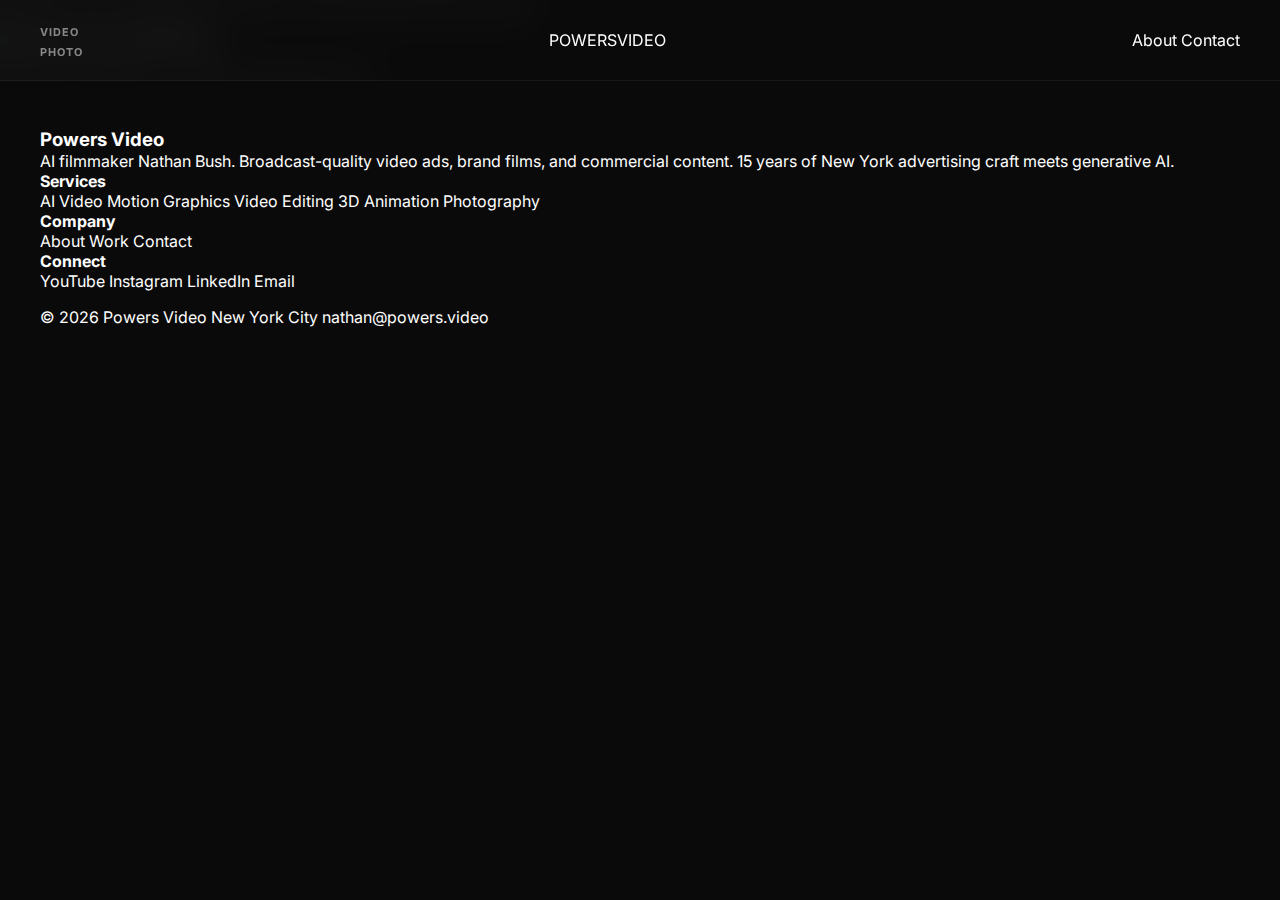
<file: nda.html>
<!DOCTYPE html>
<html lang="en">
<head>
  <meta charset="UTF-8">
  <meta name="viewport" content="width=device-width, initial-scale=1.0">
  <title>Private Work | Powers Video</title>
  <meta name="robots" content="noindex, nofollow">
  <link rel="icon" type="image/png" href="favicon.png"><link rel="stylesheet" href="style.css">
</head>
<body>
<div class="scroll-progress"></div>

<nav>
  <div class="nav-left">
    <div class="dropdown">
      <span>Video</span>
      <div class="dropdown-menu"><div class="dropdown-menu-inner">
        <a href="index.html">AI Film</a>
        <a href="motion.html">Motion</a>
        <a href="editor.html">Editor</a>
        <a href="cg-3d.html">3D</a>
        <a href="sizzles.html">Sizzles</a>
        <a href="cinematographer.html">DP</a>
        <a href="director.html">Director</a>
      </div></div>
    </div>
    <div class="dropdown">
      <span>Photo</span>
      <div class="dropdown-menu"><div class="dropdown-menu-inner">
        <a href="product-still-life.html">Product</a>
        <a href="fashion-photography.html">Fashion</a>
      </div></div>
    </div>
  </div>
  <div class="nav-center"><a href="index.html">POWERS<span>VIDEO</span></a></div>
  <div class="nav-right">
    <a href="about.html">About</a>
    <a href="discovery.html">Contact</a>
  </div>
  <button class="menu-toggle" aria-label="Menu"><span></span><span></span></button>
</nav>

<div class="mobile-menu">
  <a href="index.html">AI</a>
  <a href="motion.html">Motion</a>
  <a href="editor.html">Editor</a>
  <a href="cg-3d.html">3D</a>
  <a href="sizzles.html">Sizzles</a>
  <a href="cinematographer.html">DP</a>
  <a href="director.html">Director</a>
  <a href="product-still-life.html">Product</a>
  <a href="fashion-photography.html">Fashion</a>
  <a href="about.html">About</a>
  <a href="discovery.html">Contact</a>
</div>

<section class="pg-header">
  <h1>Selected <span class="thin">Work</span></h1>
  <p>Private & confidential — shared by direct link only.</p>
</section>

<section class="work-index">
  <!-- Add your NDA'd work here, same format as the homepage work rows -->
  <!-- Example:
  <div class="work-row" data-src="https://player.vimeo.com/video/XXXXXXXXX?title=0&byline=0&portrait=0">
    <div class="work-num mono">01</div>
    <div class="work-title">Client Name — Project</div>
    <div class="work-hint">
      <span class="work-hint-text">Watch</span>
      <span class="work-arrow">+</span>
    </div>
    <div class="work-video">
      <div class="work-video-inner">
        <iframe src="https://player.vimeo.com/video/XXXXXXXXX?title=0&byline=0&portrait=0" allow="autoplay; fullscreen; picture-in-picture" allowfullscreen loading="lazy"></iframe>
      </div>
    </div>
  </div>
  -->
</section>

<footer>
  <div class="footer-grid">
    <div class="footer-brand">
      <h3>Powers Video</h3>
      <p>AI filmmaker Nathan Bush. Broadcast-quality video ads, brand films, and commercial content. 15 years of New York advertising craft meets generative AI.</p>
    </div>
    <div class="footer-col">
      <h4>Services</h4>
      <a href="index.html">AI Video</a>
      <a href="motion.html">Motion Graphics</a>
      <a href="editor.html">Video Editing</a>
      <a href="cg-3d.html">3D Animation</a>
      <a href="product-still-life.html">Photography</a>
    </div>
    <div class="footer-col">
      <h4>Company</h4>
      <a href="about.html">About</a>
      <a href="index.html">Work</a>
      <a href="discovery.html">Contact</a>
    </div>
    <div class="footer-col">
      <h4>Connect</h4>
      <a href="https://www.youtube.com/@PowersVideoAI" target="_blank" rel="noopener">YouTube</a>
      <a href="https://instagram.com/powersvideo" target="_blank" rel="noopener">Instagram</a>
      <a href="https://linkedin.com/in/powersvideo" target="_blank" rel="noopener">LinkedIn</a>
      <a href="mailto:nathan@powers.video">Email</a>
    </div>
  </div>
  <div class="footer-bottom">
    <span>&copy; 2026 Powers Video</span>
    <span class="footer-bottom-center">New York City</span>
    <span class="footer-bottom-right"><a href="mailto:nathan@powers.video">nathan@powers.video</a></span>
  </div>
</footer>

<script src="site.js"></script>
</body>
</html>
</file>
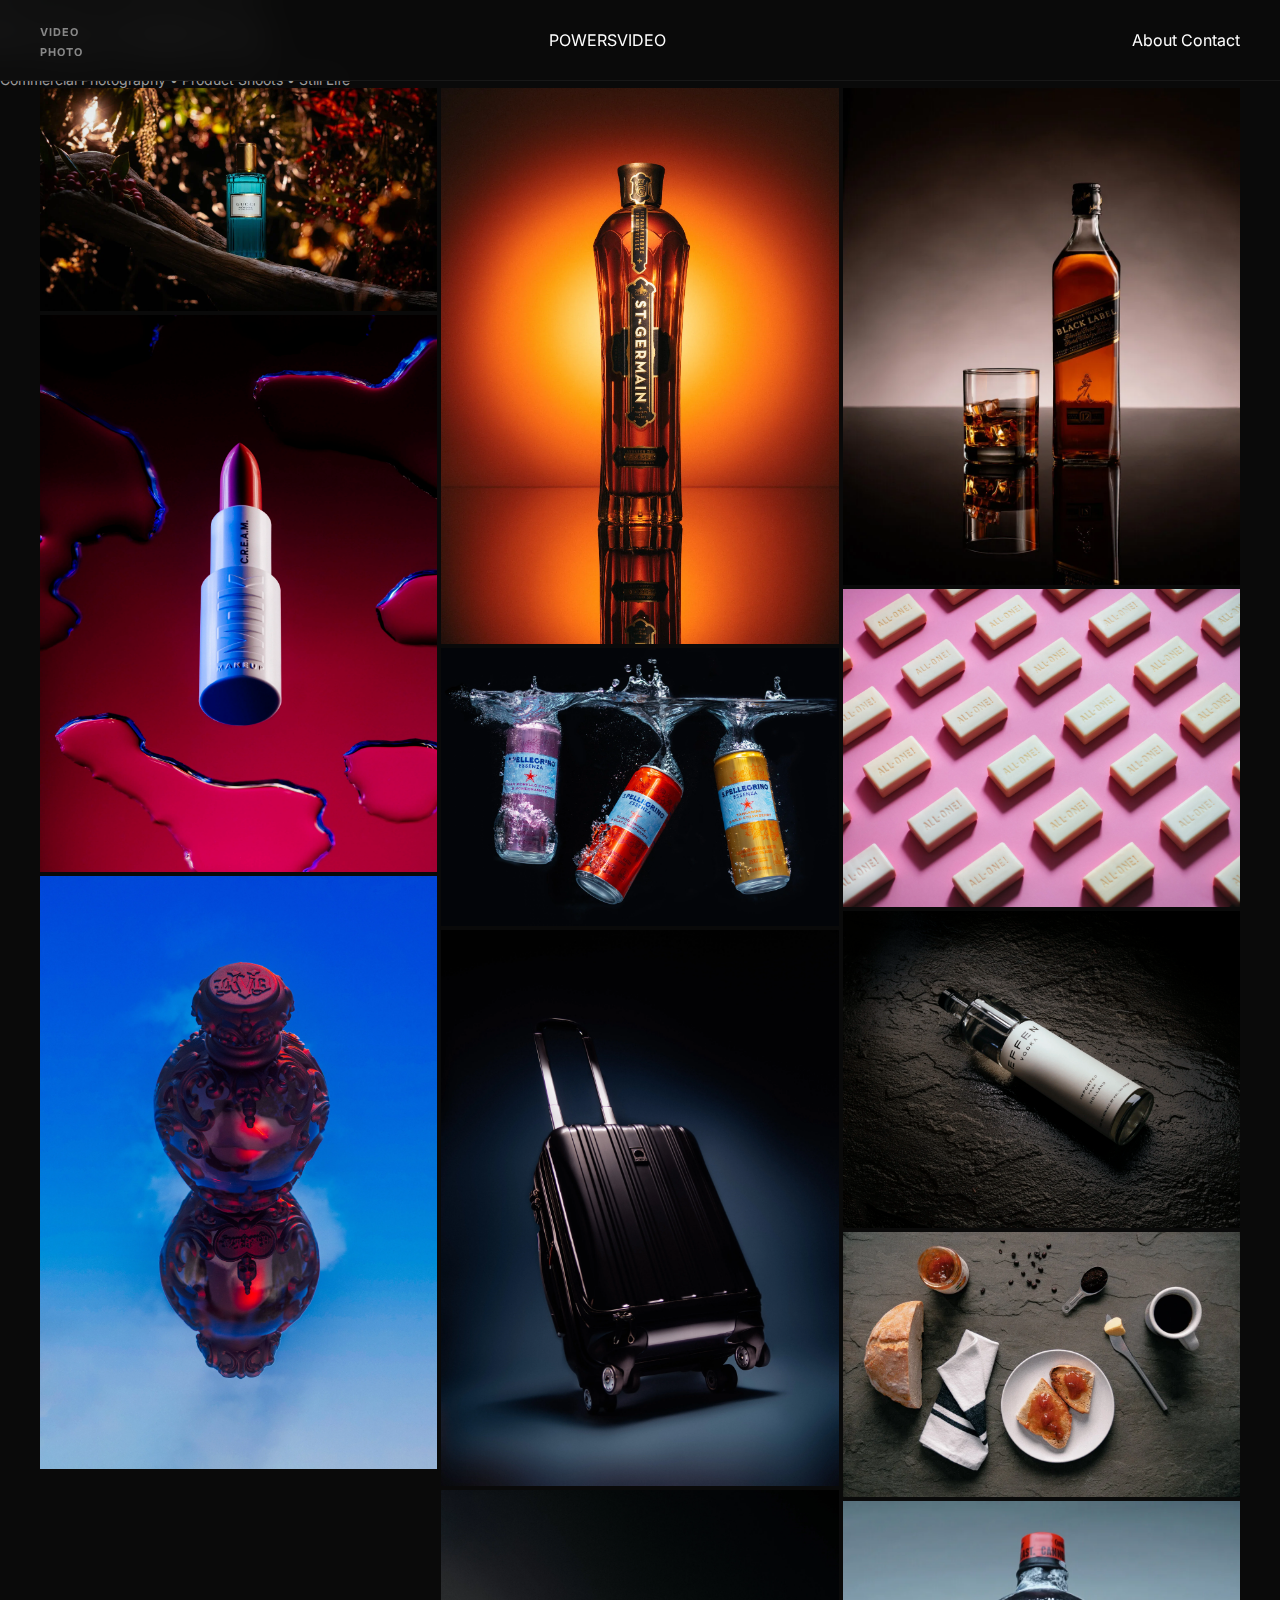
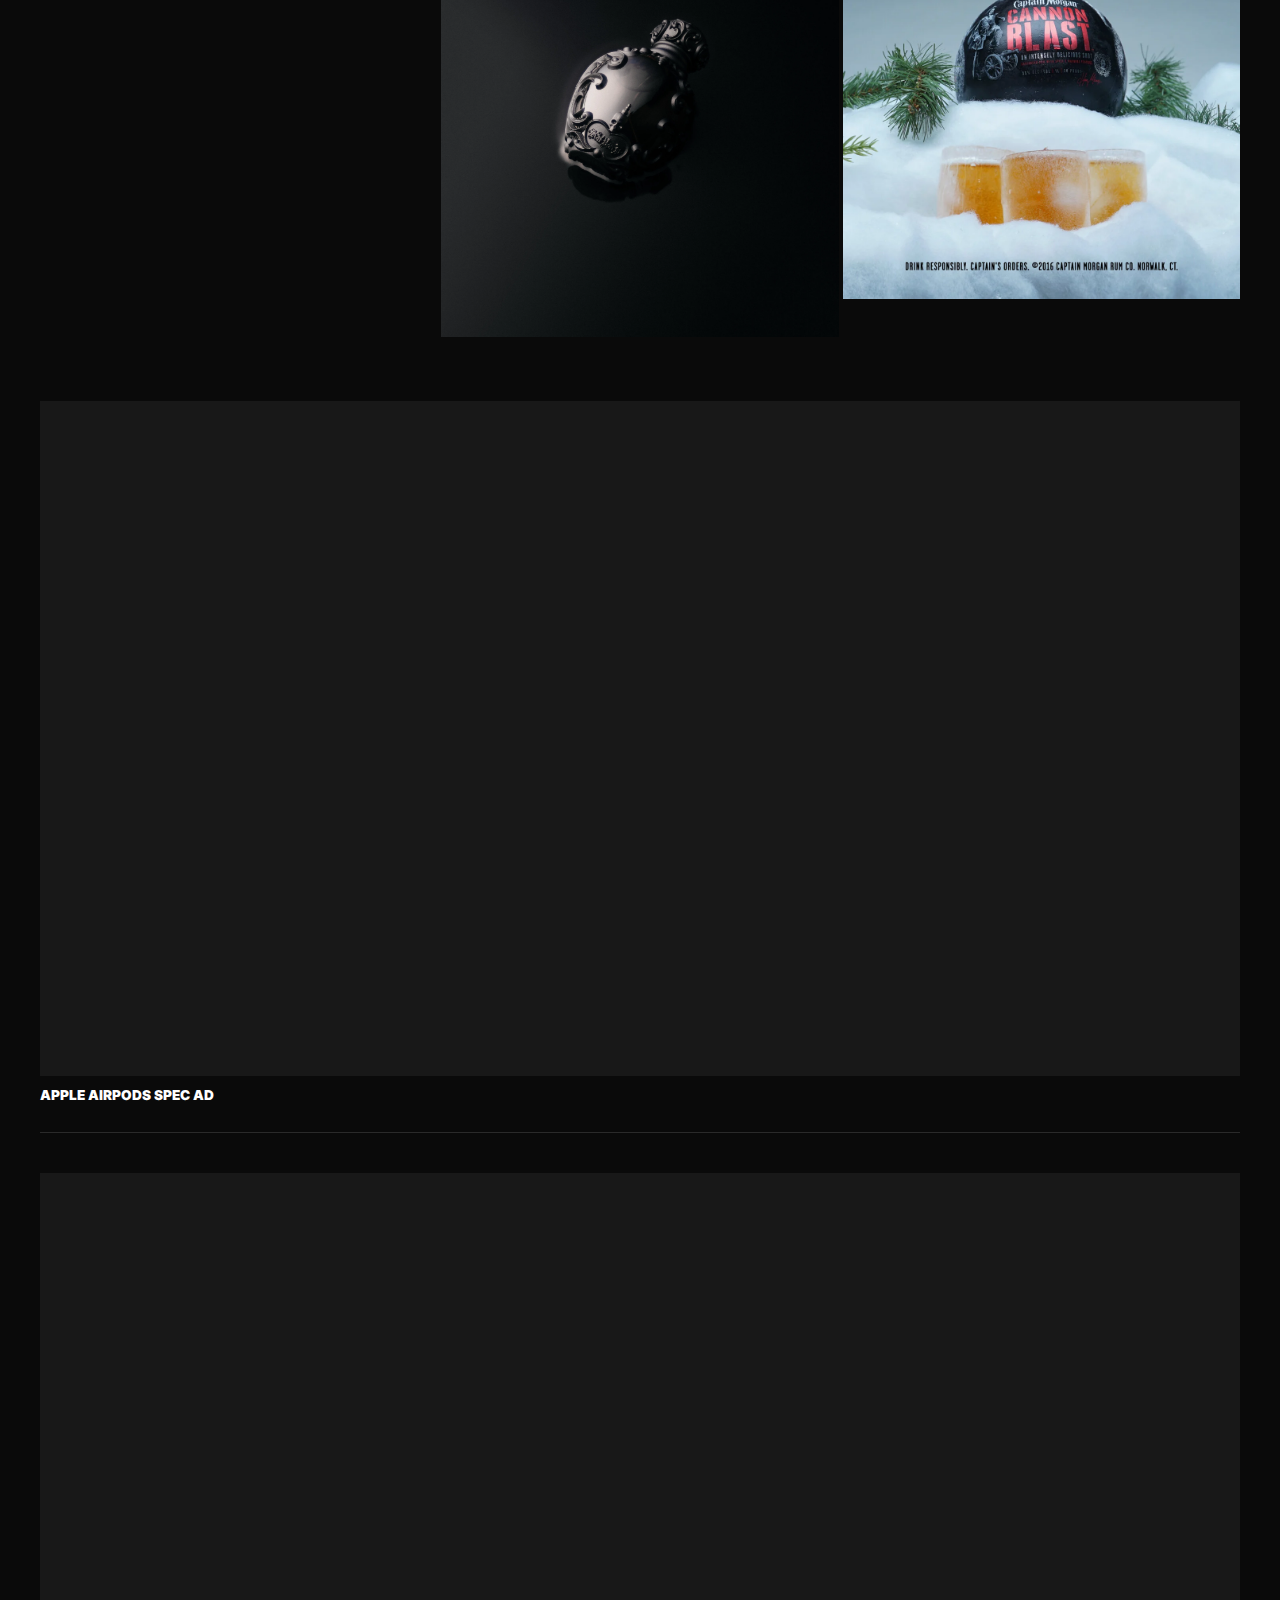
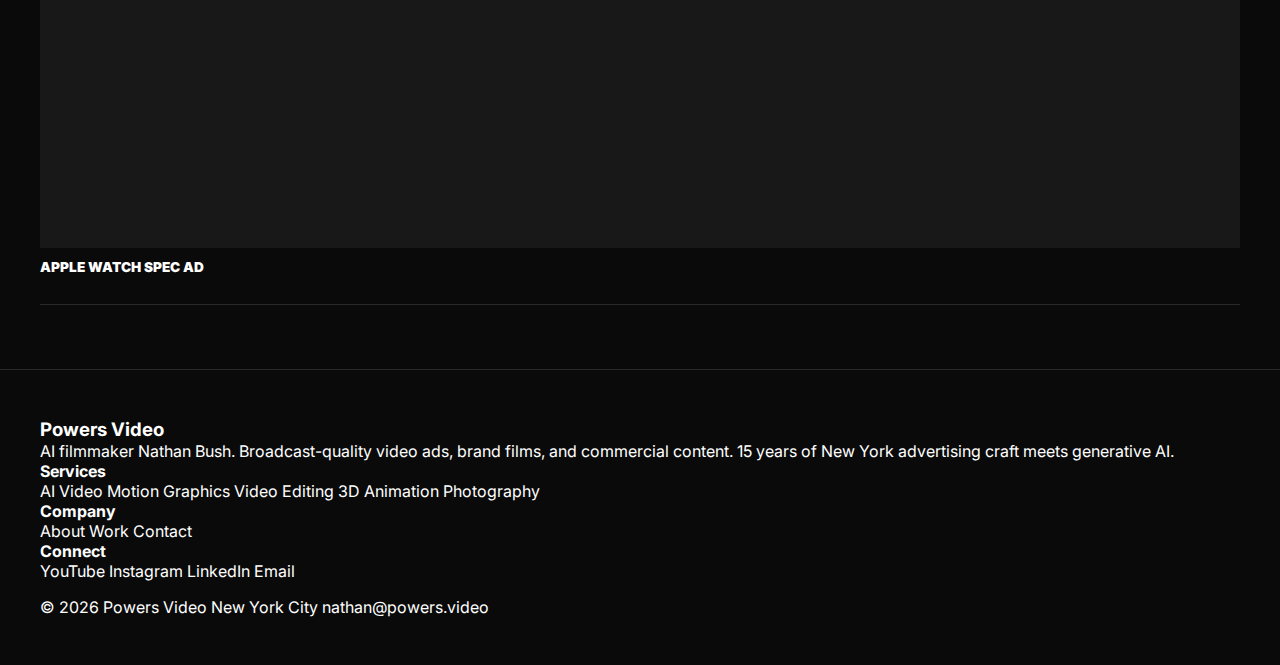
<file: product-still-life.html>
<!DOCTYPE html>
<html lang="en">
<head>
  <meta charset="UTF-8">
  <meta name="viewport" content="width=device-width, initial-scale=1.0">
  <title>Product Photography & Still Life | Powers Video | Nathan Bush | NYC</title>
  <meta name="description" content="Commercial product photography and still life by Nathan Bush for Gucci, MILK Makeup, KVD Beauty, St. Germain, Apple, Johnny Walker, and Dr. Bronner's. New York City product photographer available for shoots and remote retouching.">
  <meta property="og:title" content="Product Photography & Still Life | Powers Video | Nathan Bush | NYC">
  <meta property="og:description" content="Commercial product photography and still life by Nathan Bush for Gucci, MILK Makeup, KVD Beauty, St. Germain, Apple, Johnny Walker, and Dr. Bronner's. New York City product photographer available for shoots and remote retouching.">
  <meta property="og:type" content="website">
  <meta property="og:url" content="https://powers.video/product-still-life">
  <meta name="author" content="Nathan Bush">
  <meta name="geo.region" content="US-NY">
  <meta name="geo.placename" content="New York City">
  <link rel="canonical" href="https://powers.video/product-still-life">
  <link rel="stylesheet" href="style.css">
</head>
<body>
<div class="scroll-progress"></div>

<nav>
  <div class="nav-left">
    <div class="dropdown">
      <span>Video</span>
      <div class="dropdown-menu"><div class="dropdown-menu-inner">
        <a href="index.html">AI Film</a>
        <a href="motion.html">Motion</a>
        <a href="editor.html">Editor</a>
        <a href="cg-3d.html">3D</a>
        <a href="sizzles.html">Sizzles</a>
        <a href="cinematographer.html">DP</a>
        <a href="director.html">Director</a>
      </div></div>
    </div>
    <div class="dropdown">
      <span>Photo</span>
      <div class="dropdown-menu"><div class="dropdown-menu-inner">
        <a href="product-still-life.html">Product</a>
        <a href="fashion-photography.html">Fashion</a>
      </div></div>
    </div>
  </div>
  <div class="nav-center"><a href="index.html">POWERS<span>VIDEO</span></a></div>
  <div class="nav-right">
    <a href="about.html">About</a>
    <a href="discovery.html">Contact</a>
  </div>
  <button class="menu-toggle" aria-label="Menu"><span></span><span></span></button>
</nav>

<div class="mobile-menu">
  <a href="index.html">Work</a>
  <a href="motion.html">Motion</a>
  <a href="product-still-life.html">Photo</a>
  <a href="about.html">About</a>
  <a href="discovery.html">Contact</a>
</div>

<section class="pg-header">
  <h1><span class="line">Product &amp;</span><span class="line">Still Life</span></h1>
  <p class="subtitle" style="font-size:14px;color:rgba(255,255,255,0.6);margin-top:12px;">Commercial Photography &bull; Product Shoots &bull; Still Life</p>
</section>

<section class="photo-grid">
  <div class="item"><img src="images/product_still_life/01_Gucci_Memoire.jpg" alt="Gucci Memoire" loading="lazy"></div>
  <div class="item"><img src="images/product_still_life/02_MILK_MAKEUP_Lip_Color.jpeg" alt="MILK MAKEUP Lip Color" loading="lazy"></div>
  <div class="item"><img src="images/product_still_life/03_KVD_Sinner_Perfume.jpg" alt="KVD Sinner Perfume" loading="lazy"></div>
  <div class="item"><img src="images/product_still_life/04_St_Germain.jpg" alt="St. Germain" loading="lazy"></div>
  <div class="item"><img src="images/product_still_life/05_S_Pellegrino_Essenza.jpg" alt="S. Pellegrino Essenza" loading="lazy"></div>
  <div class="item"><img src="images/product_still_life/07_Delsey_Suitcase.jpg" alt="Delsey Suitcase" loading="lazy"></div>
  <div class="item"><img src="images/product_still_life/08_KVD_Sinner_Product.jpg" alt="KVD Vegan Beauty – Sinner Perfume" loading="lazy"></div>
  <div class="item"><img src="images/product_still_life/09_Johnny_Walker_Black.jpeg" alt="Johnny Walker Black" loading="lazy"></div>
  <div class="item"><img src="images/product_still_life/10_Dr_Bronners.jpeg" alt="Dr. Bronner's" loading="lazy"></div>
  <div class="item"><img src="images/product_still_life/11_Effen_Vodka.jpeg" alt="Effen Vodka" loading="lazy"></div>
  <div class="item"><img src="images/product_still_life/13_Breakfast_Still_Life.jpg" alt="Breakfast Still Life" loading="lazy"></div>
  <div class="item"><img src="images/product_still_life/14_Captain_Morgan_Cannon_Blast.jpeg" alt="Captain Morgan Cannon Blast" loading="lazy"></div>
</section>

<section class="gallery">
  <div class="video-block">
    <div class="video-wrap">
      <iframe src="https://player.vimeo.com/video/648731729?title=0&byline=0&portrait=0&color=ffffff" loading="lazy" allow="autoplay; fullscreen; picture-in-picture" allowfullscreen></iframe>
    </div>
    <div class="video-info"><h3 class="video-title">Apple AirPods Spec Ad</h3></div>
  </div>
  <div class="video-block">
    <div class="video-wrap">
      <iframe src="https://player.vimeo.com/video/721756455?app_id=122963&title=0&byline=0&portrait=0&color=ffffff" loading="lazy" allow="autoplay; fullscreen; picture-in-picture; clipboard-write; encrypted-media; web-share" referrerpolicy="strict-origin-when-cross-origin" allowfullscreen></iframe>
    </div>
    <div class="video-info"><h3 class="video-title">Apple Watch Spec Ad</h3></div>
  </div>
</section>

<footer>
  <div class="footer-grid">
    <div class="footer-brand">
      <h3>Powers Video</h3>
      <p>AI filmmaker Nathan Bush. Broadcast-quality video ads, brand films, and commercial content. 15 years of New York advertising craft meets generative AI.</p>
    </div>
    <div class="footer-col">
      <h4>Services</h4>
      <a href="index.html">AI Video</a>
      <a href="motion.html">Motion Graphics</a>
      <a href="editor.html">Video Editing</a>
      <a href="cg-3d.html">3D Animation</a>
      <a href="product-still-life.html">Photography</a>
    </div>
    <div class="footer-col">
      <h4>Company</h4>
      <a href="about.html">About</a>
      <a href="index.html">Work</a>
      <a href="discovery.html">Contact</a>
    </div>
    <div class="footer-col">
      <h4>Connect</h4>
      <a href="https://www.youtube.com/@PowersVideoAI" target="_blank" rel="noopener">YouTube</a>
      <a href="https://instagram.com/powersvideo" target="_blank" rel="noopener">Instagram</a>
      <a href="https://linkedin.com/in/powersvideo" target="_blank" rel="noopener">LinkedIn</a>
      <a href="mailto:nathan@powers.video">Email</a>
    </div>
  </div>
  <div class="footer-bottom">
    <span>&copy; 2026 Powers Video</span>
    <span class="footer-bottom-center">New York City</span>
    <span class="footer-bottom-right"><a href="mailto:nathan@powers.video">nathan@powers.video</a></span>
  </div>
</footer>

<script src="site.js"></script>
</body>
</html>
</file>
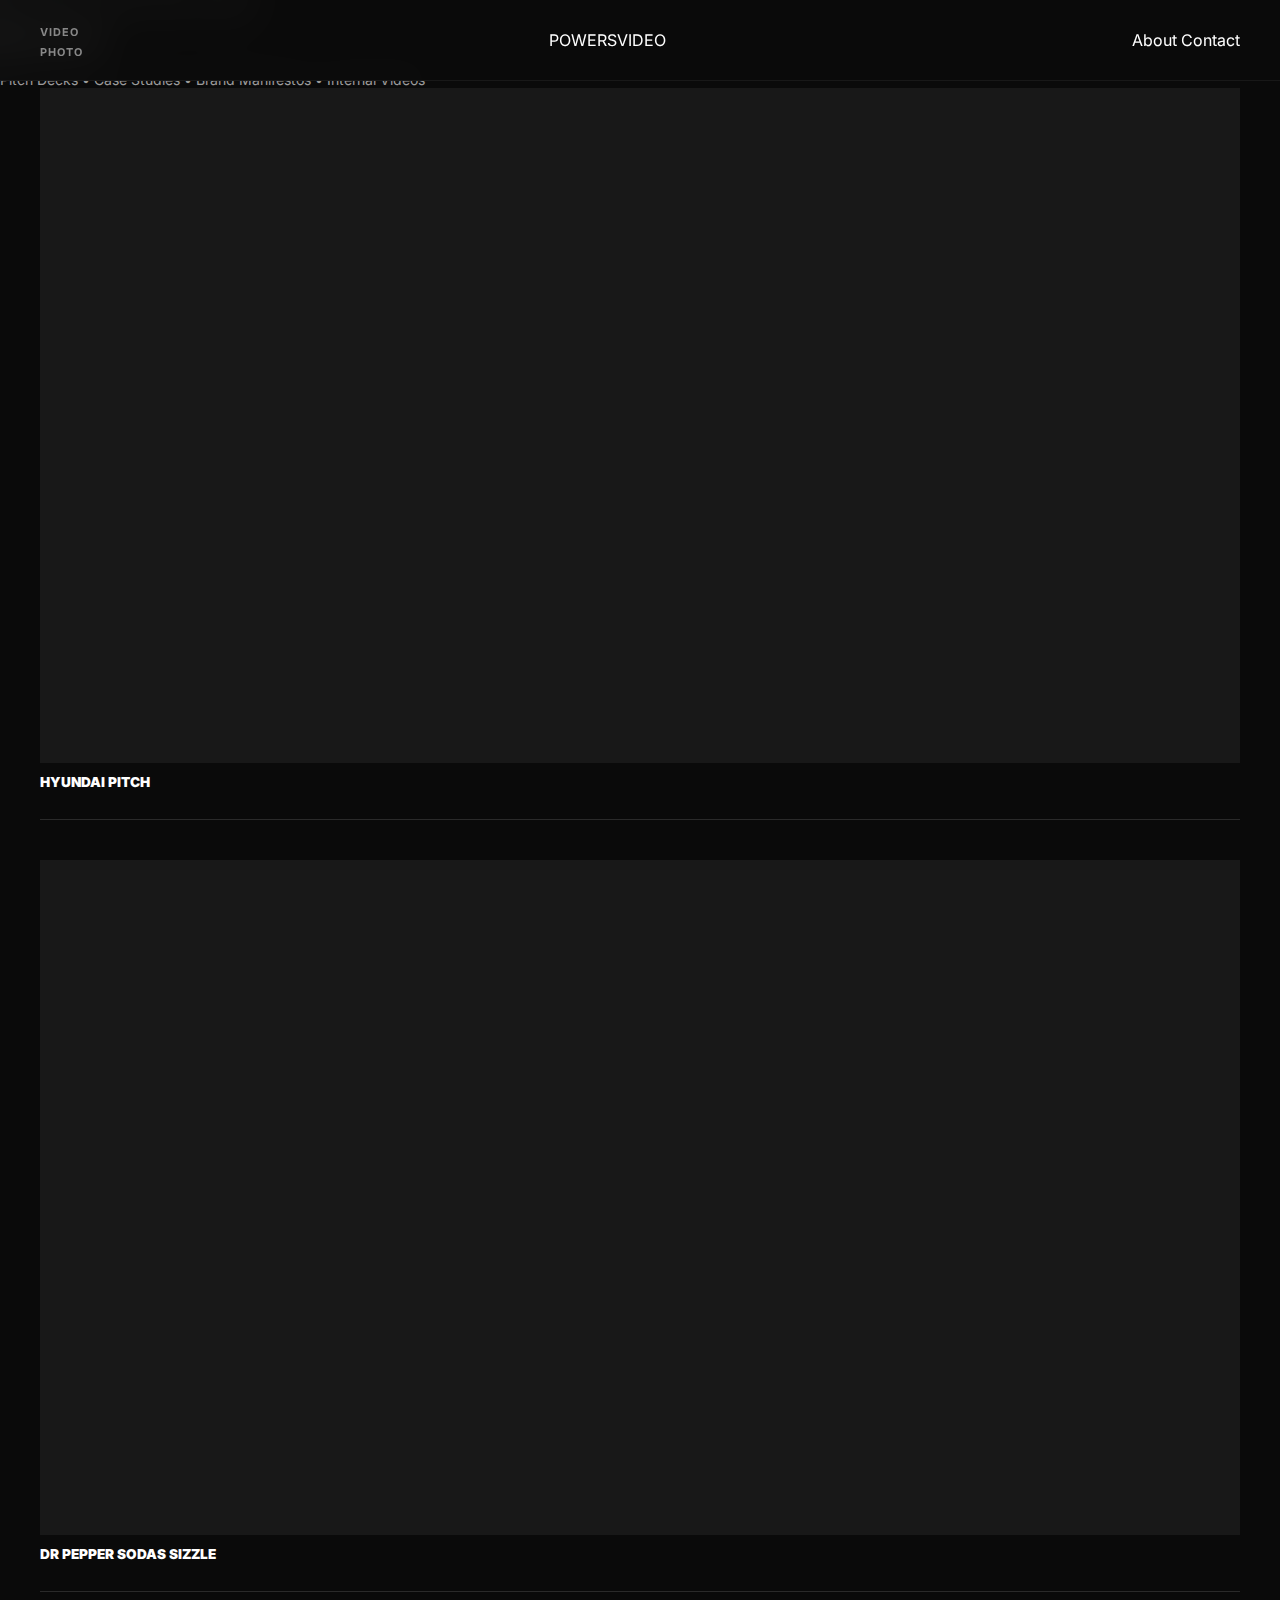
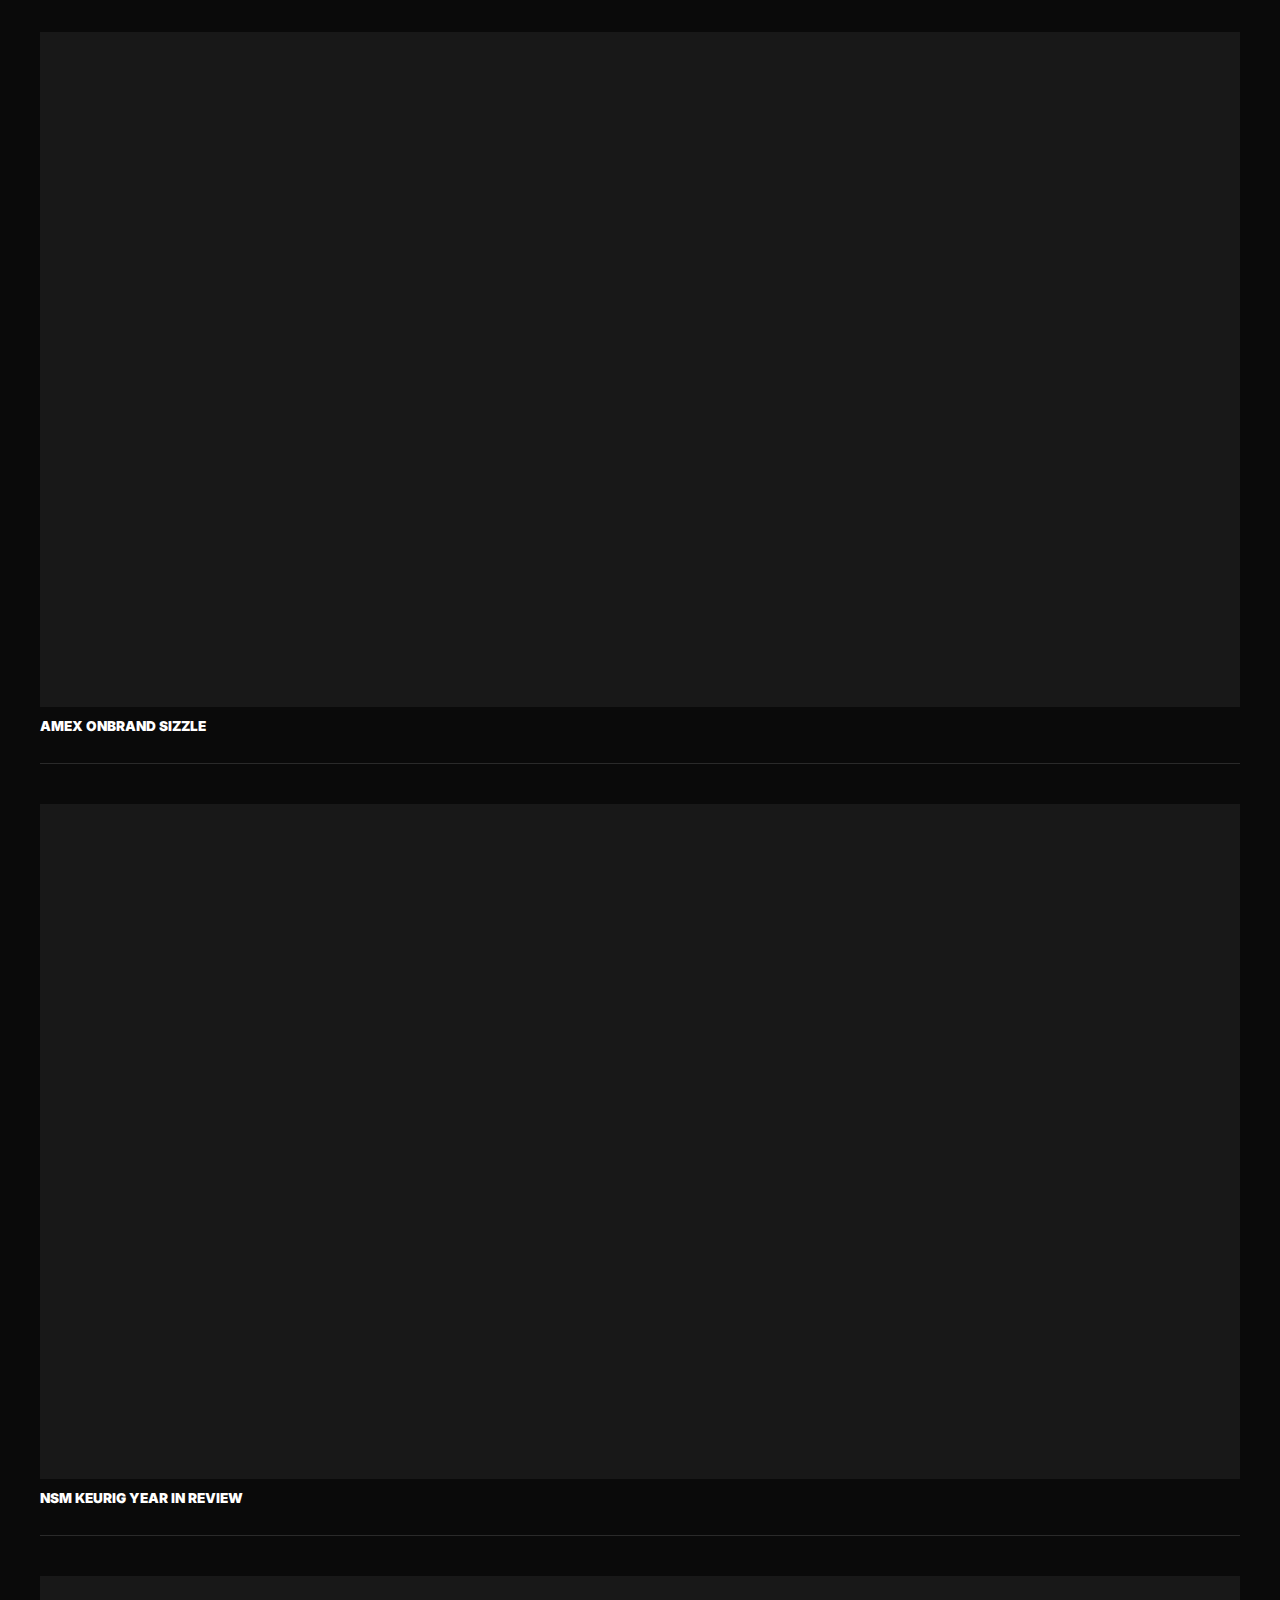
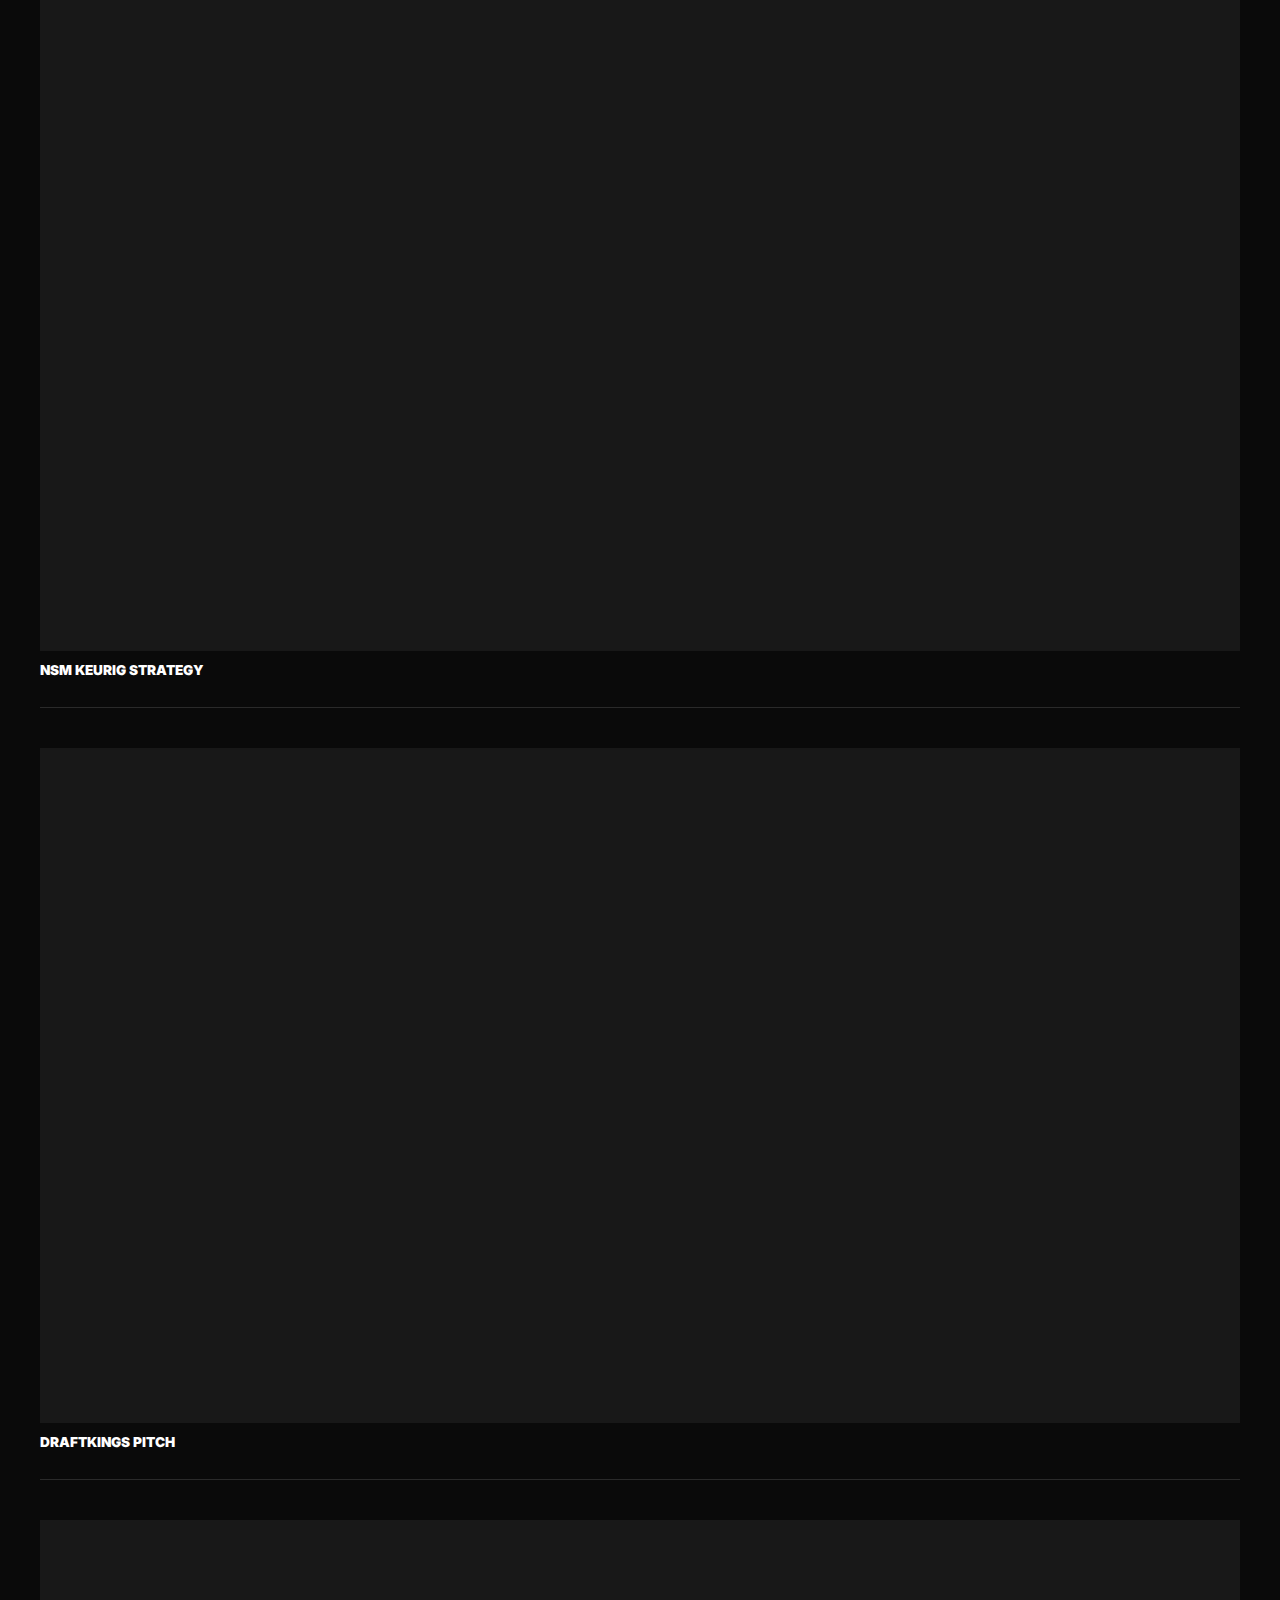
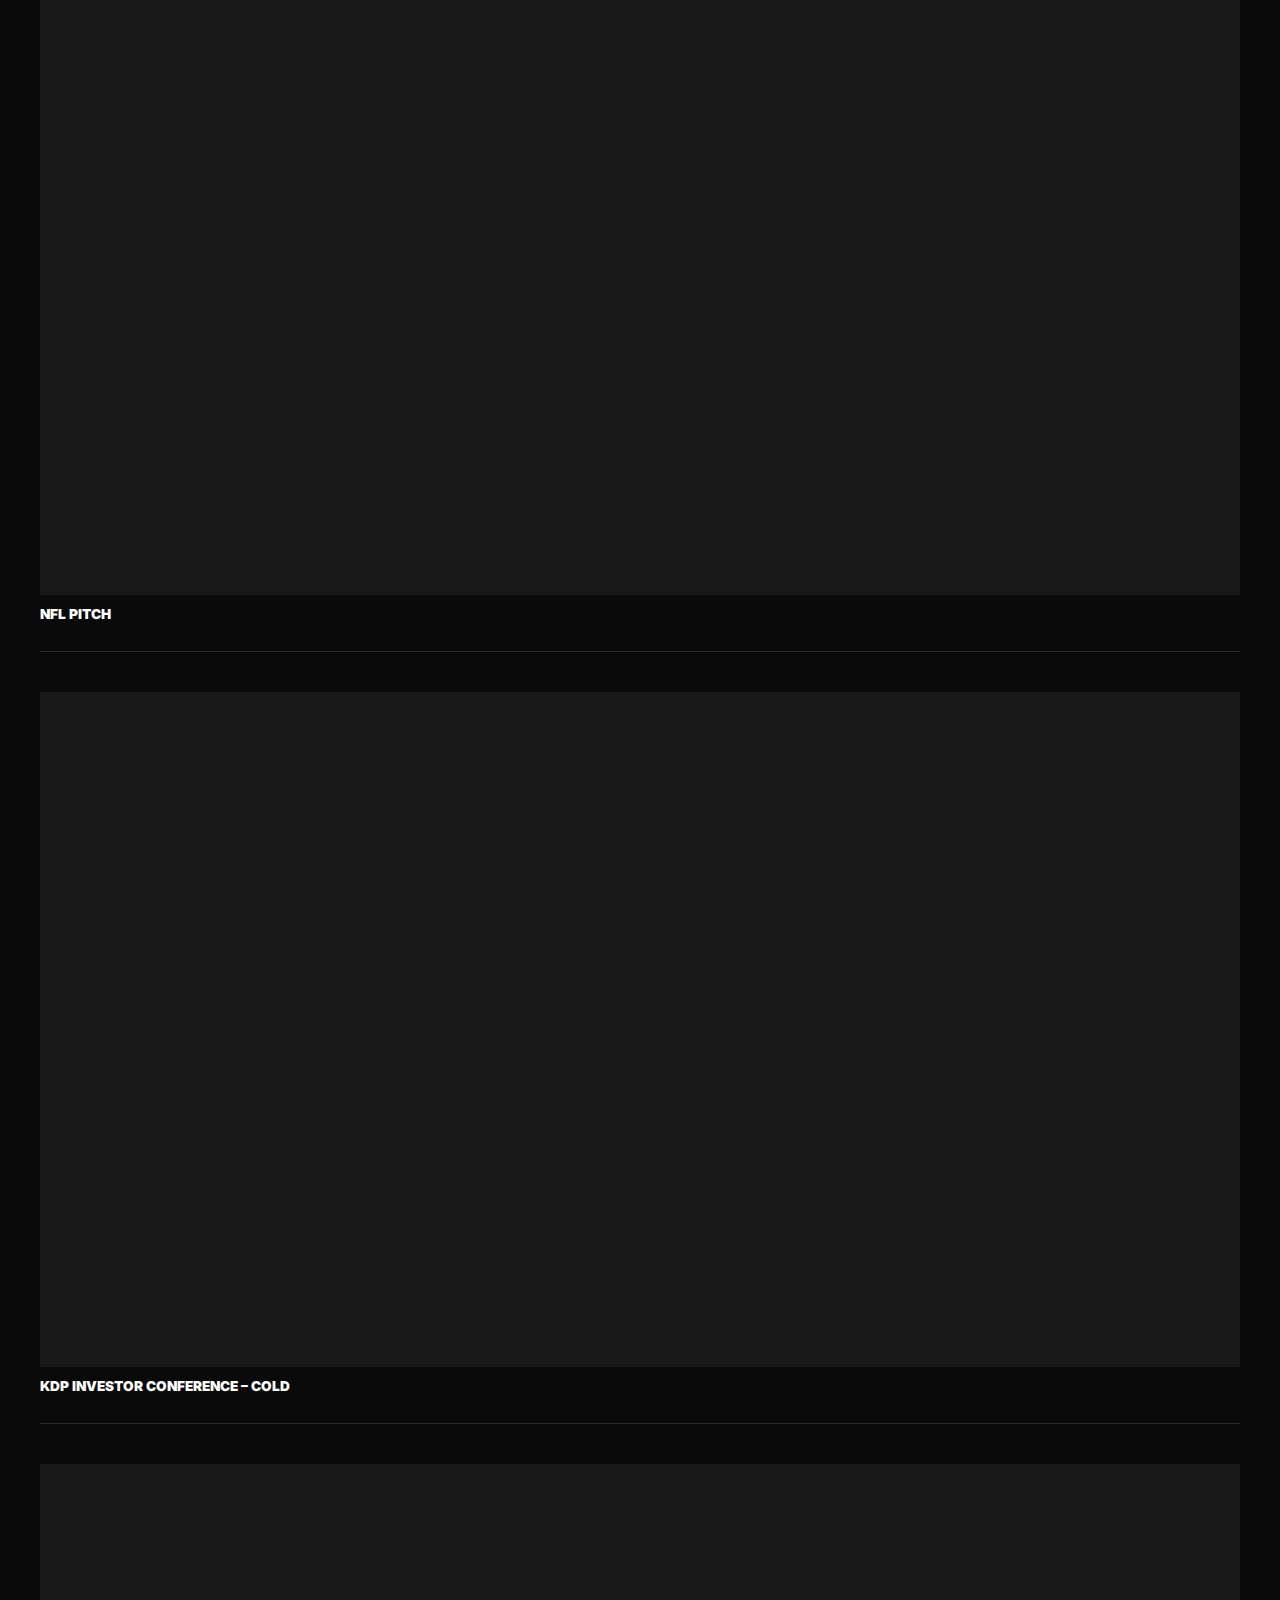
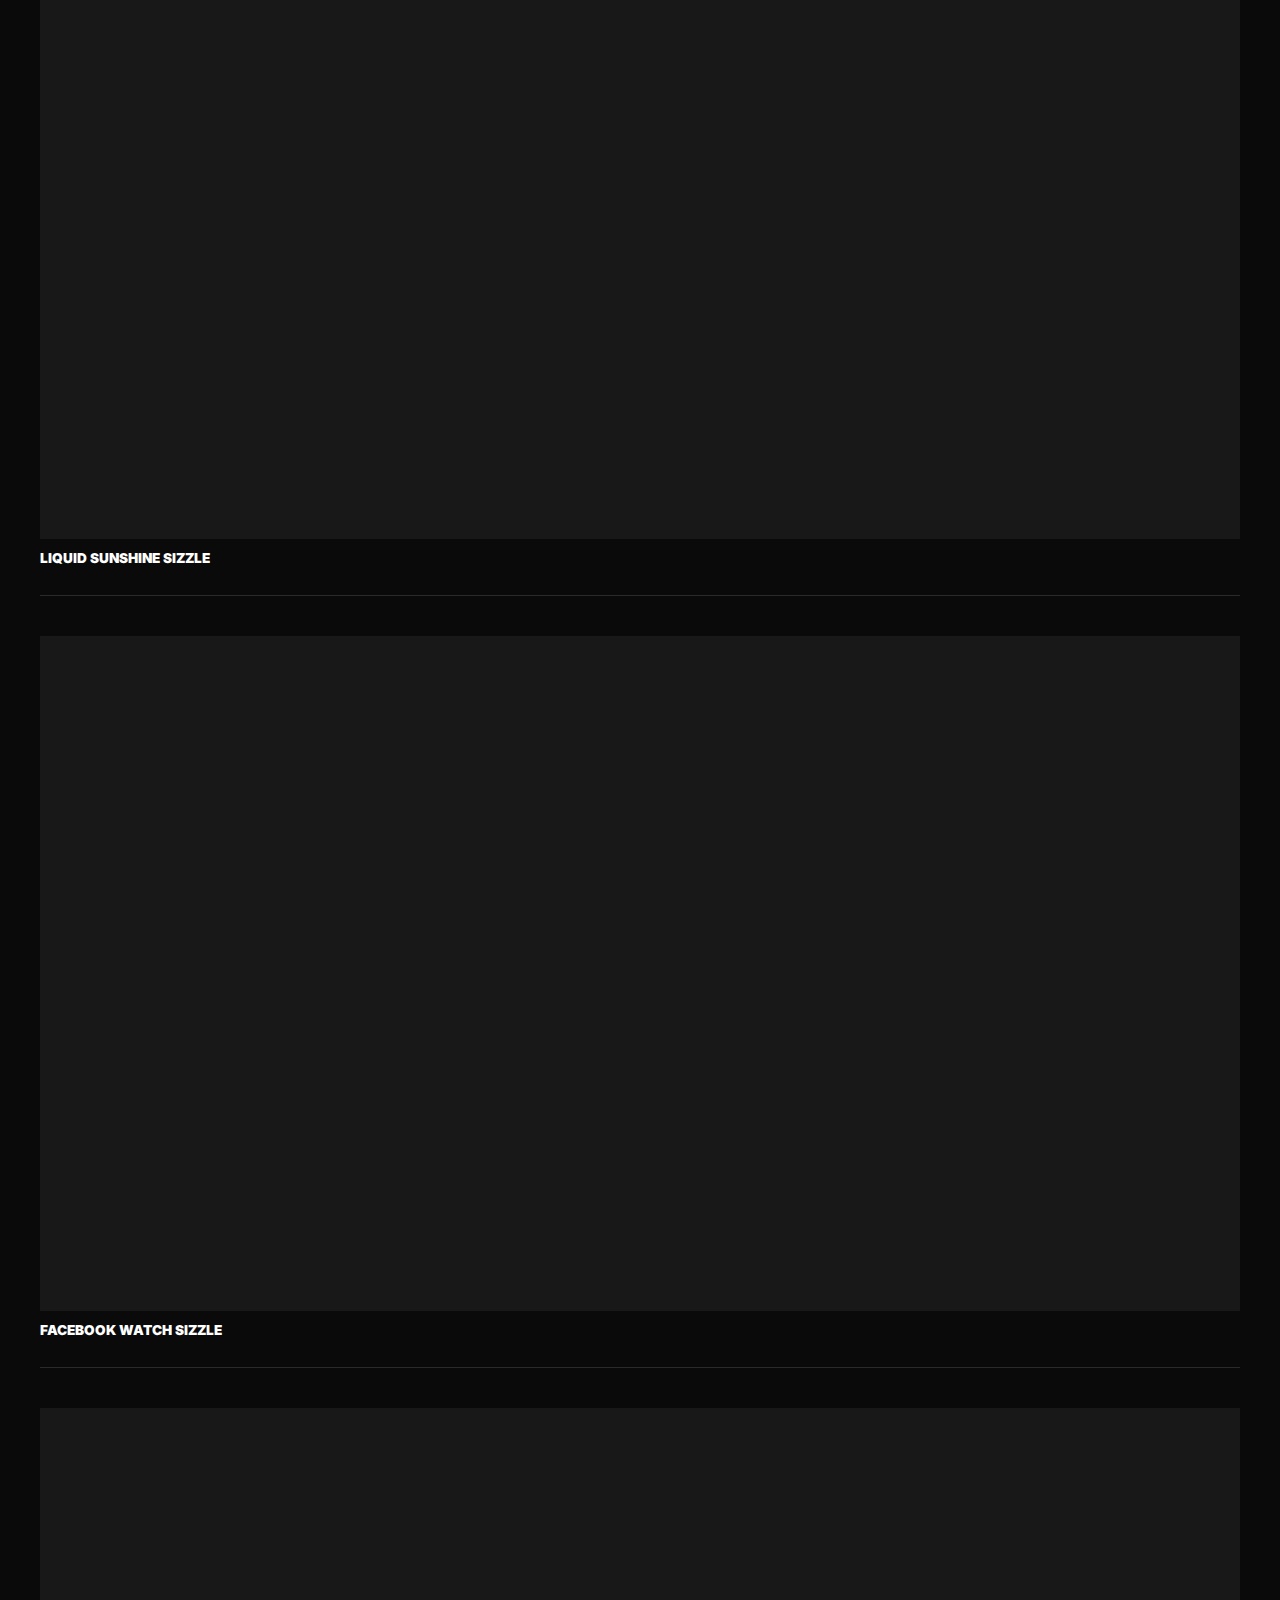
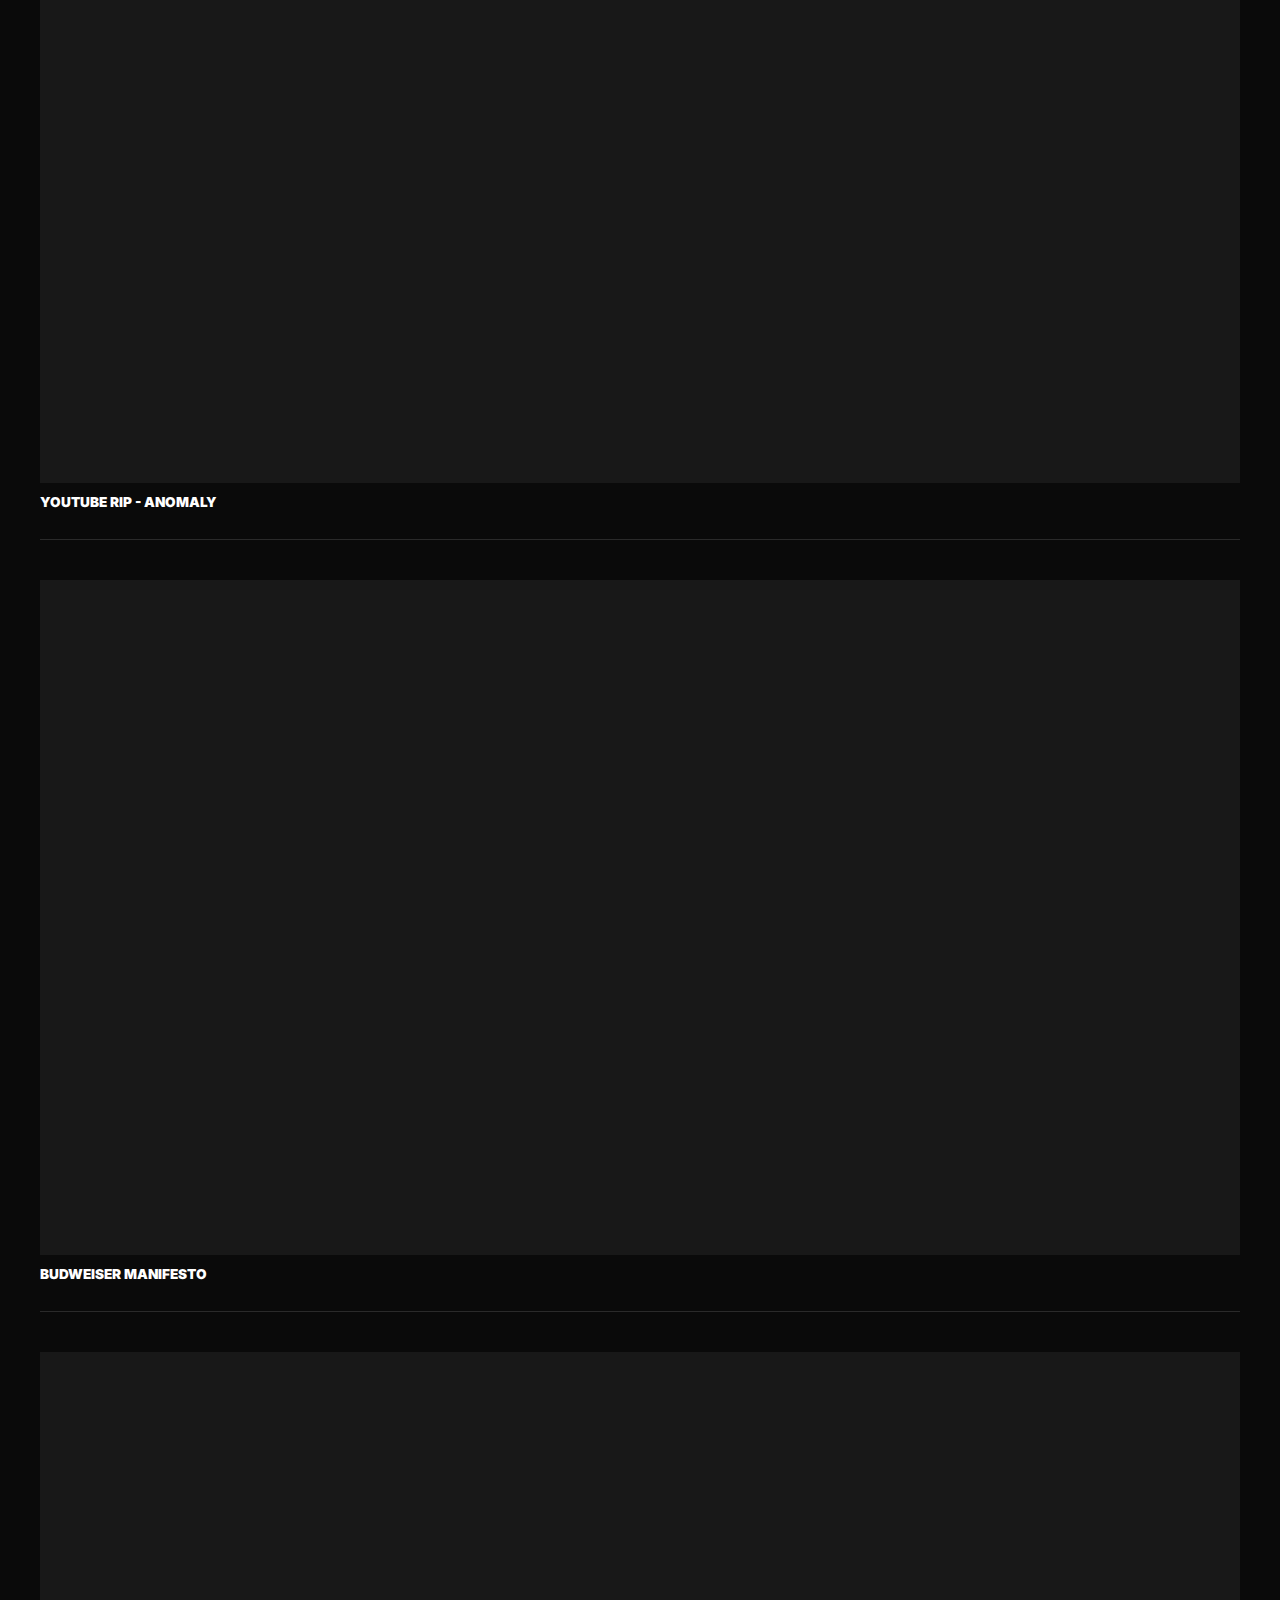
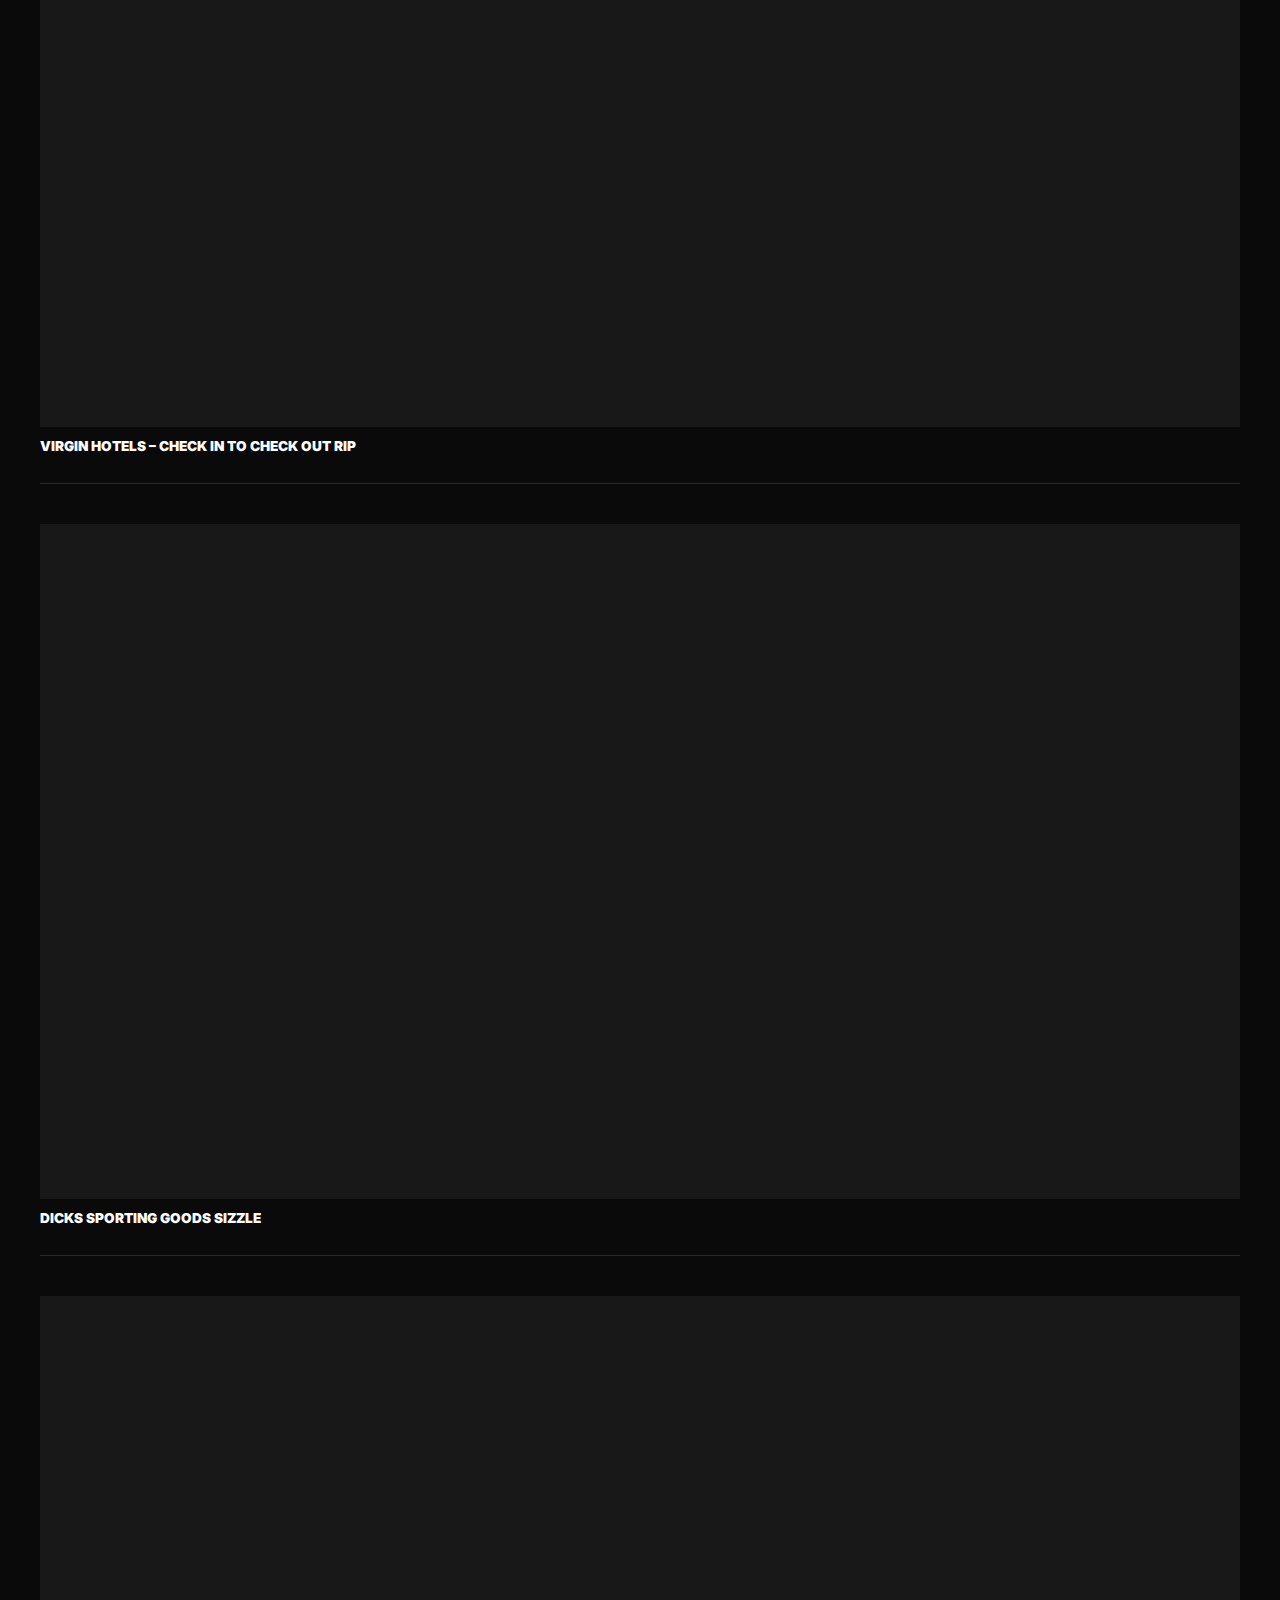
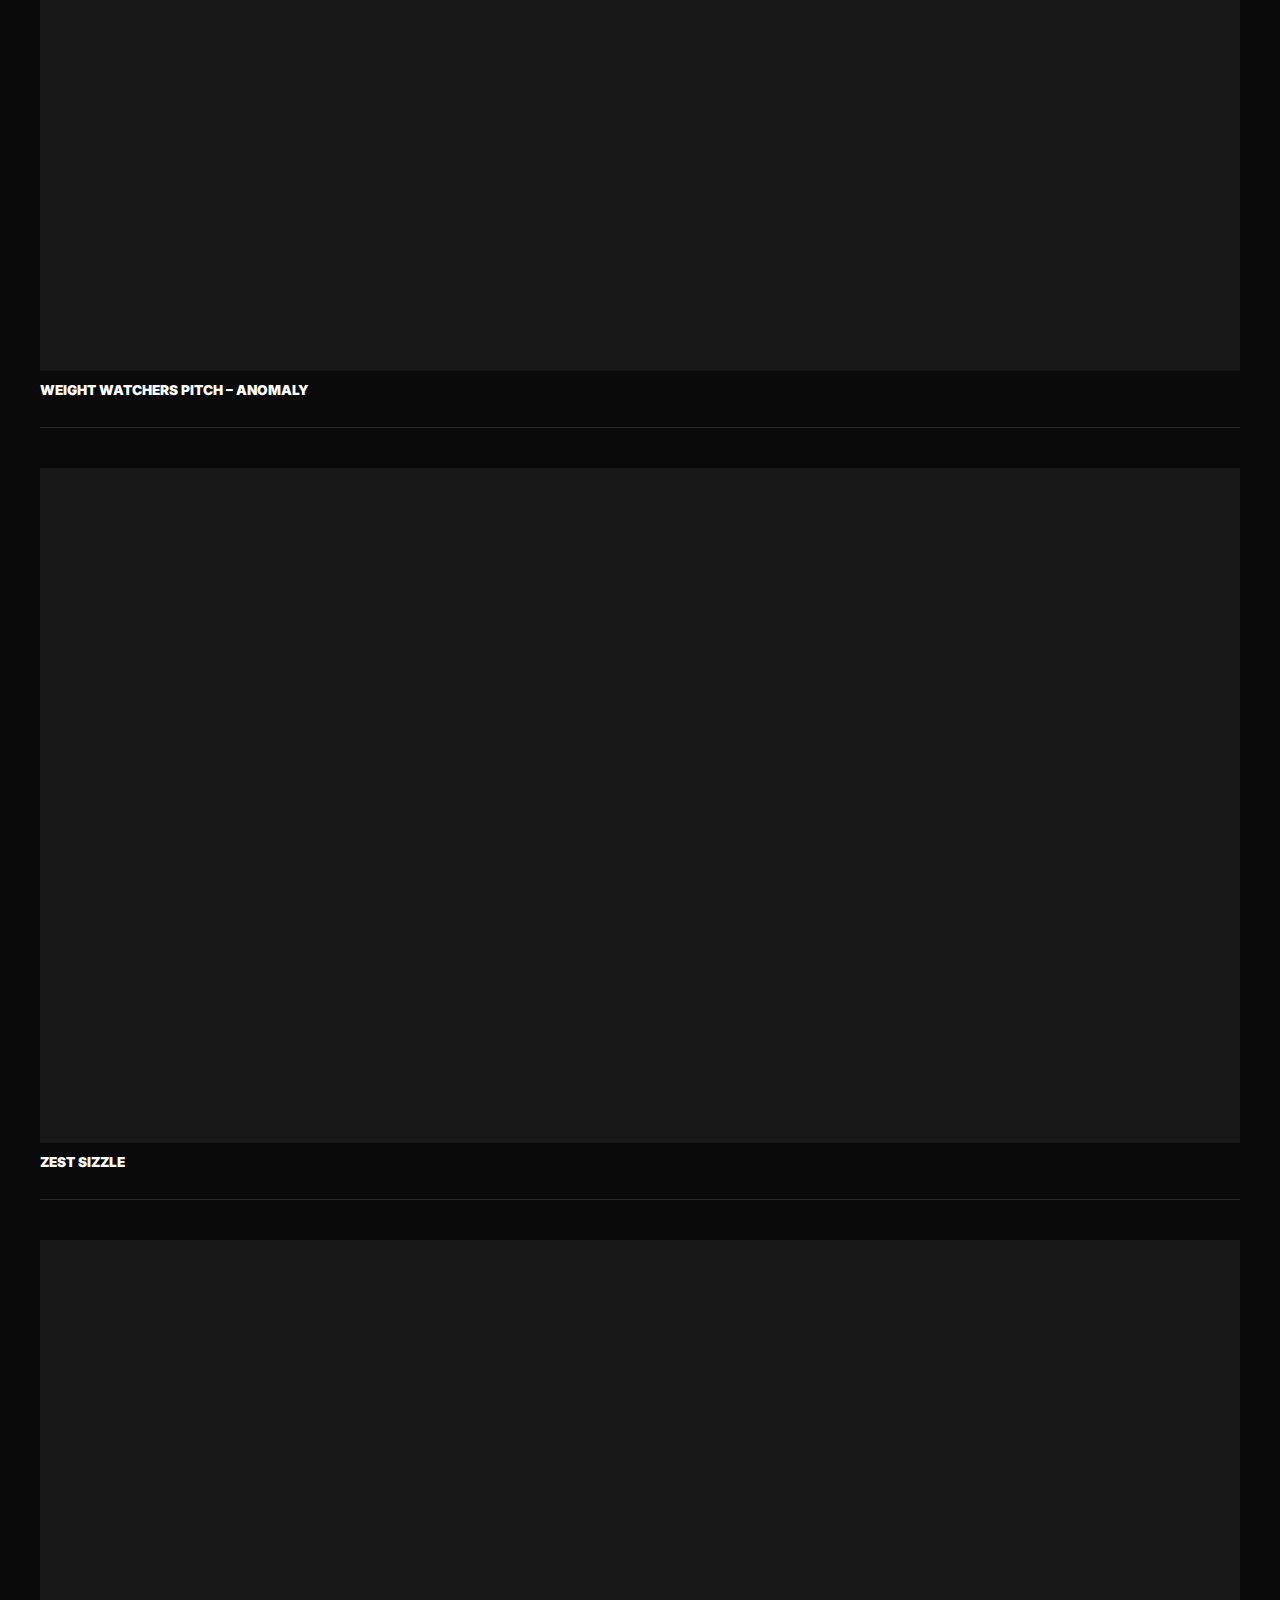
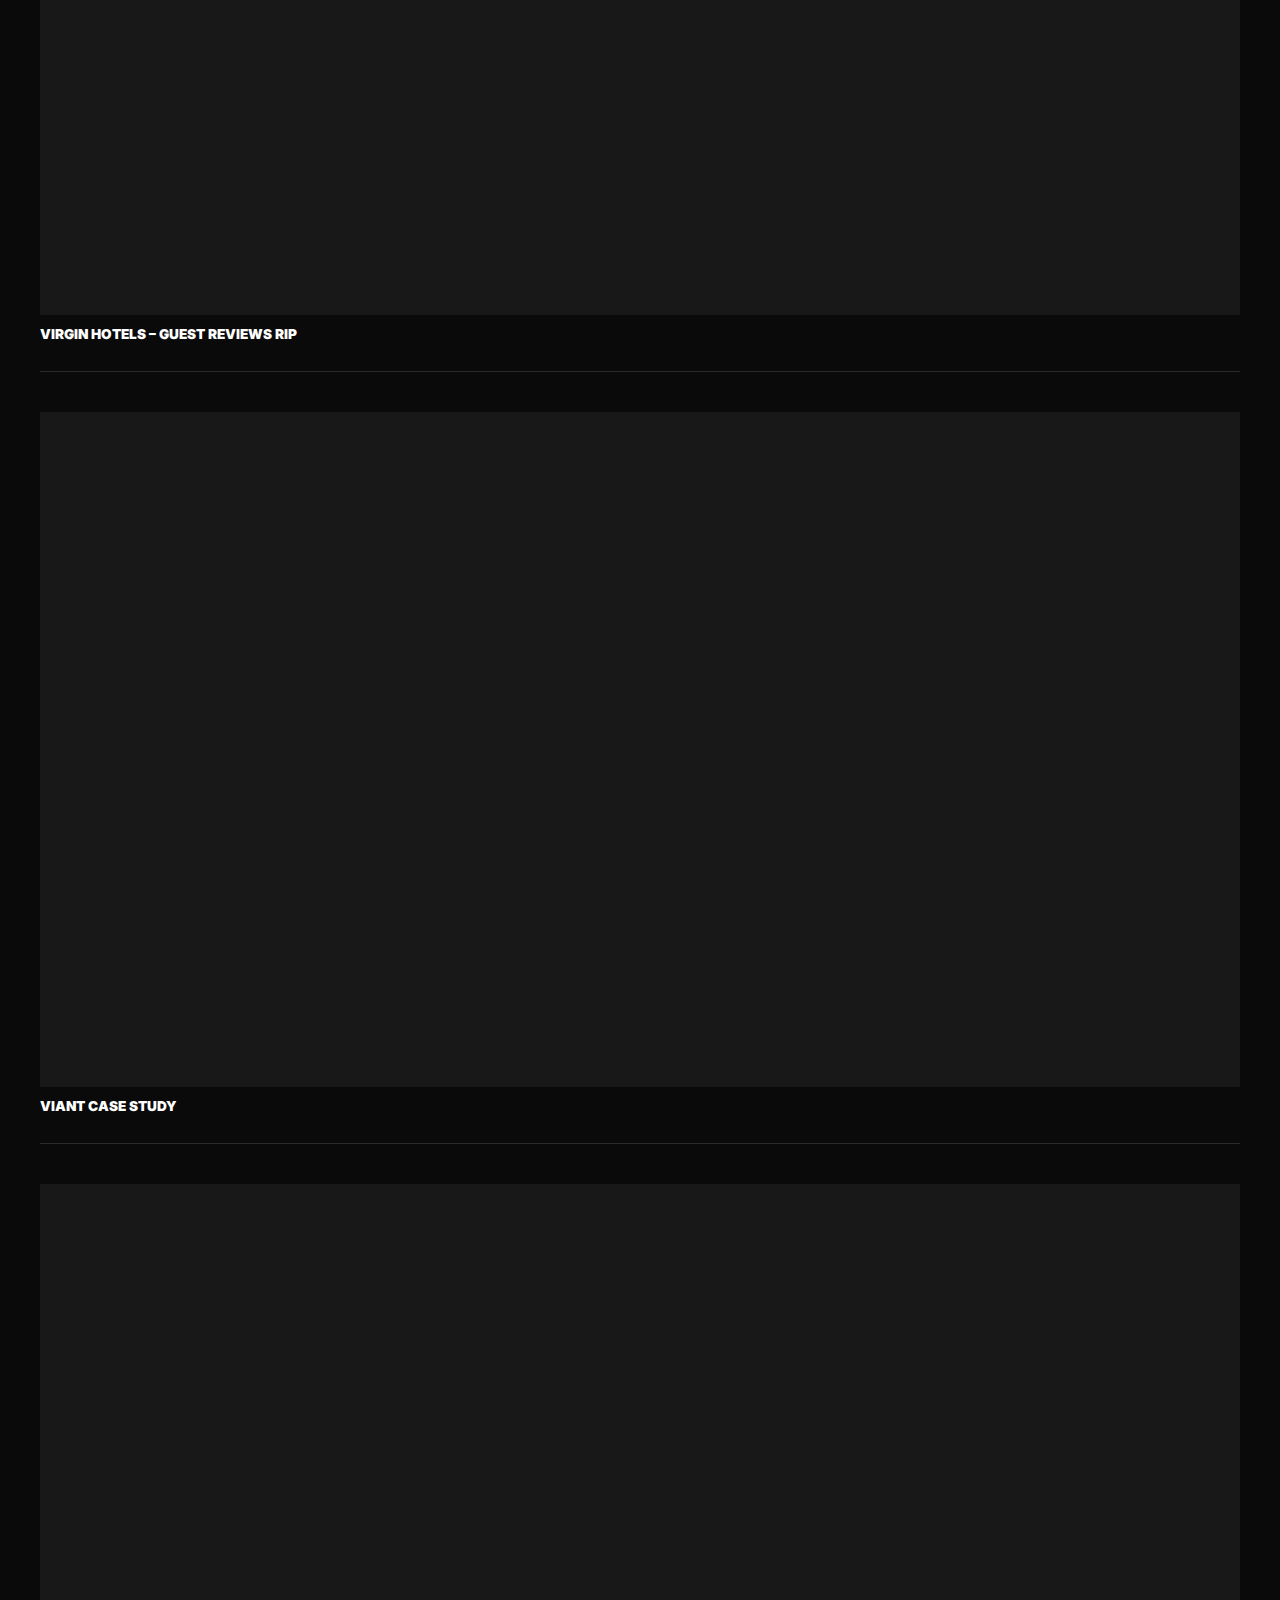
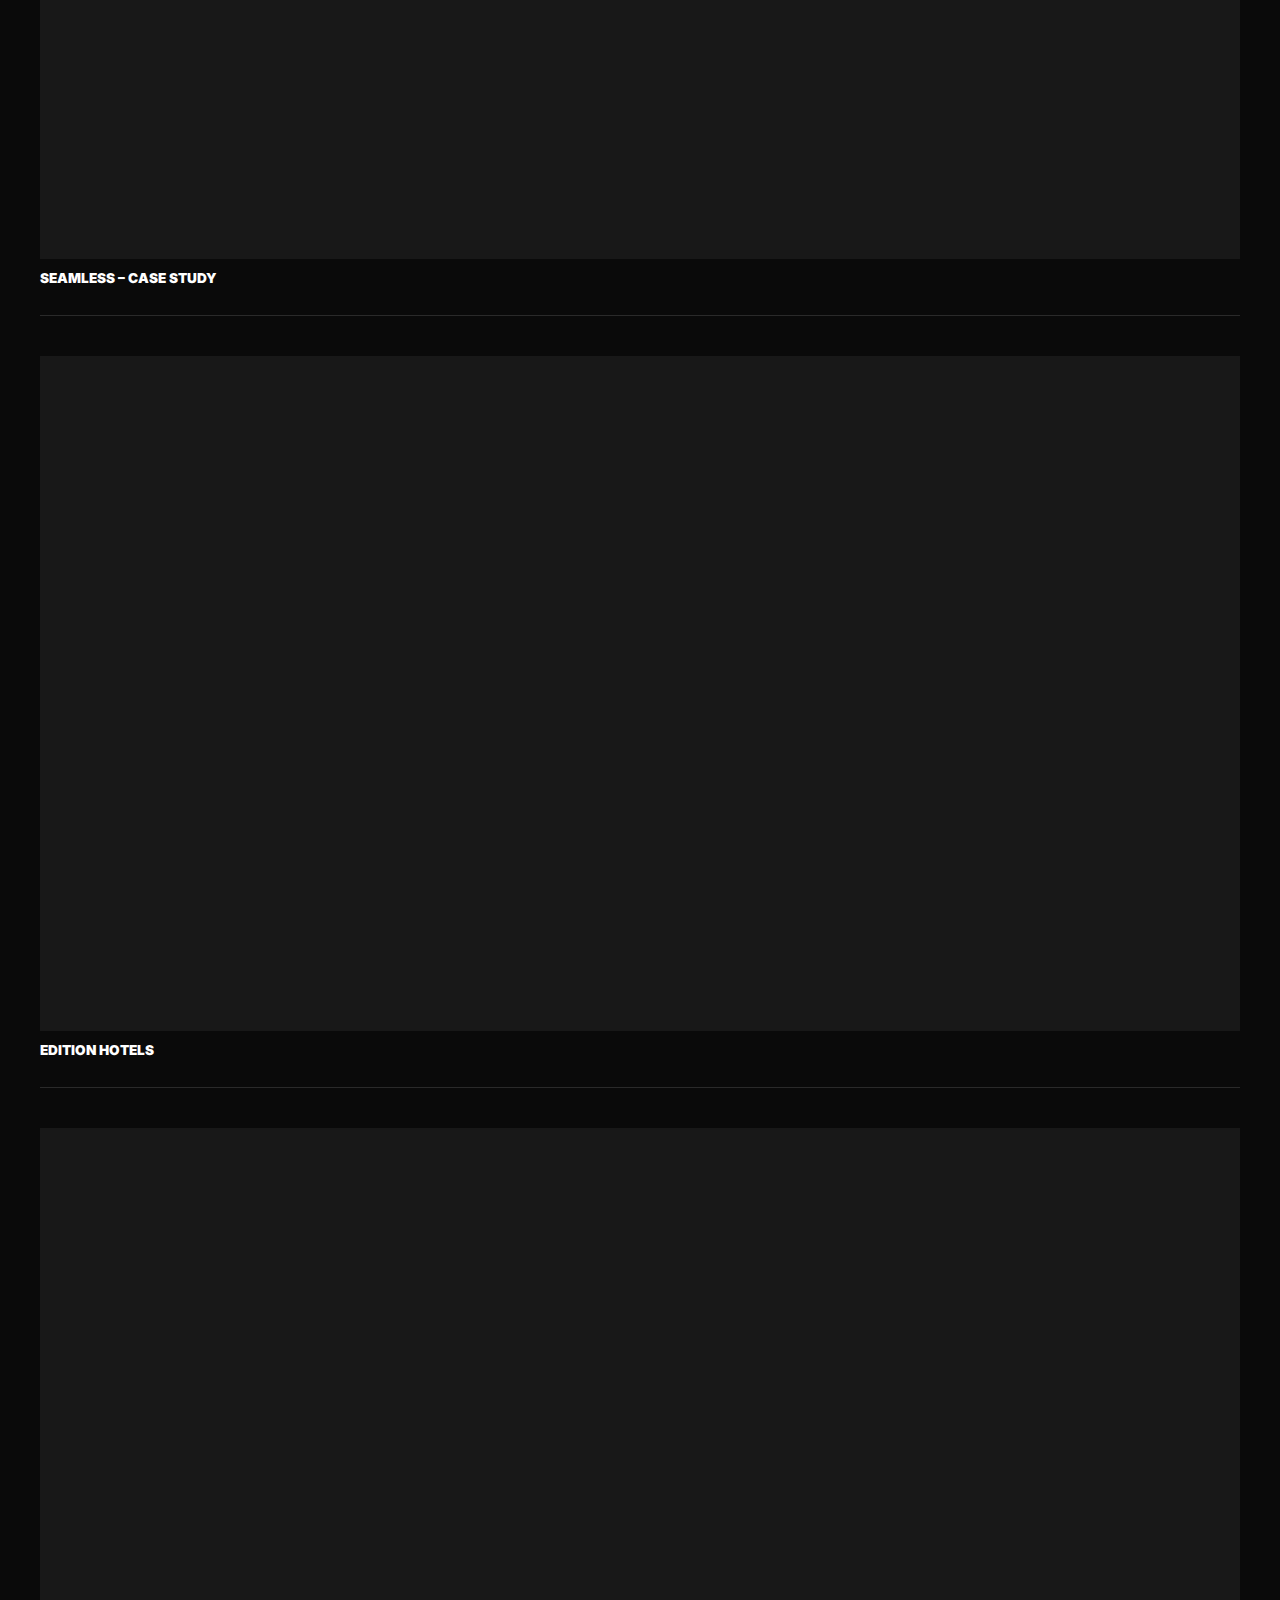
<file: sizzles.html>
<!DOCTYPE html>
<html lang="en">
<head>
  <meta charset="UTF-8">
  <meta name="viewport" content="width=device-width, initial-scale=1.0">
  <title>Sizzle Reels & Pitch Videos | Powers Video | Nathan Bush | NYC</title>
  <meta name="description" content="Agency sizzle reels, pitch decks, case studies, and brand manifestos by Nathan Bush. Created for Anomaly, Ogilvy, Huge, and Joan. New York City-based video editor and motion designer serving agencies in Los Angeles, Chicago, San Francisco, and worldwide.">
  <meta property="og:title" content="Sizzle Reels & Pitch Videos | Powers Video | Nathan Bush | NYC">
  <meta property="og:description" content="Agency sizzle reels, pitch decks, case studies, and brand manifestos by Nathan Bush. Created for Anomaly, Ogilvy, Huge, and Joan. New York City-based video editor and motion designer serving agencies in Los Angeles, Chicago, San Francisco, and worldwide.">
  <meta property="og:type" content="website">
  <meta property="og:url" content="https://powers.video/sizzles.html">
  <meta name="author" content="Nathan Bush">
  <meta name="geo.region" content="US-NY">
  <meta name="geo.placename" content="New York City">
  <link rel="canonical" href="https://powers.video/sizzles">
  <link rel="icon" type="image/png" href="favicon.png"><link rel="stylesheet" href="style.css">
</head>
<body>
<div class="scroll-progress"></div>

  <nav>
  <div class="nav-left">
    <div class="dropdown">
      <span>Video</span>
      <div class="dropdown-menu"><div class="dropdown-menu-inner">
        <a href="index.html">AI Film</a>
        <a href="motion.html">Motion</a>
        <a href="editor.html">Editor</a>
        <a href="cg-3d.html">3D</a>
        <a href="sizzles.html">Sizzles</a>
        <a href="cinematographer.html">DP</a>
        <a href="director.html">Director</a>
      </div></div>
    </div>
    <div class="dropdown">
      <span>Photo</span>
      <div class="dropdown-menu"><div class="dropdown-menu-inner">
        <a href="product-still-life.html">Product</a>
        <a href="fashion-photography.html">Fashion</a>
      </div></div>
    </div>
  </div>
  <div class="nav-center"><a href="index.html">POWERS<span>VIDEO</span></a></div>
  <div class="nav-right">
    <a href="about.html">About</a>
    <a href="discovery.html">Contact</a>
  </div>
  <button class="menu-toggle" aria-label="Menu"><span></span><span></span></button>
</nav>

<div class="mobile-menu">
  <a href="index.html">Work</a>
  <a href="motion.html">Motion</a>
  <a href="product-still-life.html">Photo</a>
  <a href="about.html">About</a>
  <a href="discovery.html">Contact</a>
</div>

  <header class="pg-header">
    <h1>Sizzles</h1>
    <p class="subtitle" style="font-size:14px;color:rgba(255,255,255,0.6);margin-top:12px;">Pitch Decks &bull; Case Studies &bull; Brand Manifestos &bull; Internal Videos</p>
  </header>

  <section class="gallery">

    <div class="video-block"><div class="video-wrap"><iframe src="https://player.vimeo.com/video/396379375?title=0&byline=0&portrait=0&color=ffffff" loading="lazy" allow="autoplay; fullscreen; picture-in-picture" allowfullscreen></iframe></div><div class="video-info"><h3 class="video-title">Hyundai pitch</h3></div></div>

    <div class="video-block"><div class="video-wrap"><iframe src="https://player.vimeo.com/video/843179659?title=0&byline=0&portrait=0&color=ffffff" loading="lazy" allow="autoplay; fullscreen; picture-in-picture" allowfullscreen></iframe></div><div class="video-info"><h3 class="video-title">Dr Pepper Sodas Sizzle</h3></div></div>

    <div class="video-block"><div class="video-wrap"><iframe src="https://player.vimeo.com/video/778903103?title=0&byline=0&portrait=0&color=ffffff" loading="lazy" allow="autoplay; fullscreen; picture-in-picture" allowfullscreen></iframe></div><div class="video-info"><h3 class="video-title">AmEx OnBrand Sizzle</h3></div></div>

    <div class="video-block"><div class="video-wrap"><iframe src="https://player.vimeo.com/video/734107745?title=0&byline=0&portrait=0&color=ffffff" loading="lazy" allow="autoplay; fullscreen; picture-in-picture" allowfullscreen></iframe></div><div class="video-info"><h3 class="video-title">NSM Keurig Year in Review</h3></div></div>

    <div class="video-block"><div class="video-wrap"><iframe src="https://player.vimeo.com/video/734107839?title=0&byline=0&portrait=0&color=ffffff" loading="lazy" allow="autoplay; fullscreen; picture-in-picture" allowfullscreen></iframe></div><div class="video-info"><h3 class="video-title">NSM Keurig Strategy</h3></div></div>

    <div class="video-block"><div class="video-wrap"><iframe src="https://player.vimeo.com/video/451652493?title=0&byline=0&portrait=0&color=ffffff" loading="lazy" allow="autoplay; fullscreen; picture-in-picture" allowfullscreen></iframe></div><div class="video-info"><h3 class="video-title">Draftkings Pitch</h3></div></div>

    <div class="video-block"><div class="video-wrap"><iframe src="https://player.vimeo.com/video/355433870?title=0&byline=0&portrait=0&color=ffffff" loading="lazy" allow="autoplay; fullscreen; picture-in-picture" allowfullscreen></iframe></div><div class="video-info"><h3 class="video-title">NFL Pitch</h3></div></div>

    <div class="video-block"><div class="video-wrap"><iframe src="https://player.vimeo.com/video/685716748?title=0&byline=0&portrait=0&color=ffffff" loading="lazy" allow="autoplay; fullscreen; picture-in-picture" allowfullscreen></iframe></div><div class="video-info"><h3 class="video-title">KDP Investor Conference – Cold</h3></div></div>

    <div class="video-block"><div class="video-wrap"><iframe src="https://player.vimeo.com/video/560253021?title=0&byline=0&portrait=0&color=ffffff" loading="lazy" allow="autoplay; fullscreen; picture-in-picture" allowfullscreen></iframe></div><div class="video-info"><h3 class="video-title">Liquid Sunshine Sizzle</h3></div></div>

    <div class="video-block"><div class="video-wrap"><iframe src="https://player.vimeo.com/video/355433720?title=0&byline=0&portrait=0&color=ffffff" loading="lazy" allow="autoplay; fullscreen; picture-in-picture" allowfullscreen></iframe></div><div class="video-info"><h3 class="video-title">Facebook Watch Sizzle</h3></div></div>

    <div class="video-block"><div class="video-wrap"><iframe src="https://www.youtube.com/embed/qAvfNlhzDuo" loading="lazy" allow="accelerometer; autoplay; clipboard-write; encrypted-media; gyroscope; picture-in-picture" allowfullscreen></iframe></div><div class="video-info"><h3 class="video-title">Youtube Rip - Anomaly</h3></div></div>

    <div class="video-block"><div class="video-wrap"><iframe src="https://player.vimeo.com/video/355434015?title=0&byline=0&portrait=0&color=ffffff" loading="lazy" allow="autoplay; fullscreen; picture-in-picture" allowfullscreen></iframe></div><div class="video-info"><h3 class="video-title">Budweiser Manifesto</h3></div></div>

    <div class="video-block"><div class="video-wrap"><iframe src="https://player.vimeo.com/video/373956230?title=0&byline=0&portrait=0&color=ffffff" loading="lazy" allow="autoplay; fullscreen; picture-in-picture" allowfullscreen></iframe></div><div class="video-info"><h3 class="video-title">Virgin Hotels – Check In to Check Out rip</h3></div></div>

    <div class="video-block"><div class="video-wrap"><iframe src="https://player.vimeo.com/video/355433804?title=0&byline=0&portrait=0&color=ffffff" loading="lazy" allow="autoplay; fullscreen; picture-in-picture" allowfullscreen></iframe></div><div class="video-info"><h3 class="video-title">Dicks Sporting Goods Sizzle</h3></div></div>

    <div class="video-block"><div class="video-wrap"><iframe src="https://player.vimeo.com/video/356903453?title=0&byline=0&portrait=0&color=ffffff" loading="lazy" allow="autoplay; fullscreen; picture-in-picture" allowfullscreen></iframe></div><div class="video-info"><h3 class="video-title">Weight Watchers Pitch – Anomaly</h3></div></div>

    <div class="video-block"><div class="video-wrap"><iframe src="https://player.vimeo.com/video/355433784?title=0&byline=0&portrait=0&color=ffffff" loading="lazy" allow="autoplay; fullscreen; picture-in-picture" allowfullscreen></iframe></div><div class="video-info"><h3 class="video-title">Zest Sizzle</h3></div></div>

    <div class="video-block"><div class="video-wrap"><iframe src="https://player.vimeo.com/video/373956891?title=0&byline=0&portrait=0&color=ffffff" loading="lazy" allow="autoplay; fullscreen; picture-in-picture" allowfullscreen></iframe></div><div class="video-info"><h3 class="video-title">Virgin Hotels – Guest Reviews rip</h3></div></div>

    <div class="video-block"><div class="video-wrap"><iframe src="https://player.vimeo.com/video/701819131?title=0&byline=0&portrait=0&color=ffffff" loading="lazy" allow="autoplay; fullscreen; picture-in-picture" allowfullscreen></iframe></div><div class="video-info"><h3 class="video-title">Viant Case Study</h3></div></div>

    <div class="video-block"><div class="video-wrap"><iframe src="https://player.vimeo.com/video/380158186?title=0&byline=0&portrait=0&color=ffffff" loading="lazy" allow="autoplay; fullscreen; picture-in-picture" allowfullscreen></iframe></div><div class="video-info"><h3 class="video-title">SEAMLESS – Case Study</h3></div></div>

    <div class="video-block"><div class="video-wrap"><iframe src="https://player.vimeo.com/video/375157992?title=0&byline=0&portrait=0&color=ffffff" loading="lazy" allow="autoplay; fullscreen; picture-in-picture" allowfullscreen></iframe></div><div class="video-info"><h3 class="video-title">Edition Hotels</h3></div></div>

    <div class="video-block"><div class="video-wrap"><iframe src="https://player.vimeo.com/video/355433691?title=0&byline=0&portrait=0&color=ffffff" loading="lazy" allow="autoplay; fullscreen; picture-in-picture" allowfullscreen></iframe></div><div class="video-info"><h3 class="video-title">Headcount Sizzle</h3></div></div>

    <div class="video-block"><div class="video-wrap"><iframe src="https://player.vimeo.com/video/355433804?title=0&byline=0&portrait=0&color=ffffff" loading="lazy" allow="autoplay; fullscreen; picture-in-picture" allowfullscreen></iframe></div><div class="video-info"><h3 class="video-title">Dick's Sporting Goods – Case Study</h3></div></div>

    <div class="video-block"><div class="video-wrap"><iframe src="https://player.vimeo.com/video/355433821?title=0&byline=0&portrait=0&color=ffffff" loading="lazy" allow="autoplay; fullscreen; picture-in-picture" allowfullscreen></iframe></div><div class="video-info"><h3 class="video-title">Don Julio Manifesto</h3></div></div>

    <div class="video-block"><div class="video-wrap"><iframe src="https://player.vimeo.com/video/583619574?title=0&byline=0&portrait=0&color=ffffff" loading="lazy" allow="autoplay; fullscreen; picture-in-picture" allowfullscreen></iframe></div><div class="video-info"><h3 class="video-title">Keurig Dr. Pepper Sizzle</h3></div></div>

    <div class="video-block"><div class="video-wrap"><iframe src="https://player.vimeo.com/video/355433765?title=0&byline=0&portrait=0&color=ffffff" loading="lazy" allow="autoplay; fullscreen; picture-in-picture" allowfullscreen></iframe></div><div class="video-info"><h3 class="video-title">Kit Kat Sizzle</h3></div></div>

    <div class="video-block"><div class="video-wrap"><iframe src="https://player.vimeo.com/video/356902478?title=0&byline=0&portrait=0&color=ffffff" loading="lazy" allow="autoplay; fullscreen; picture-in-picture" allowfullscreen></iframe></div><div class="video-info"><h3 class="video-title">Budweiser World Cup Sizzle</h3></div></div>

  </section>

  <footer>
  <div class="footer-grid">
    <div class="footer-brand">
      <h3>Powers Video</h3>
      <p>AI filmmaker Nathan Bush. Broadcast-quality video ads, brand films, and commercial content. 15 years of New York advertising craft meets generative AI.</p>
    </div>
    <div class="footer-col">
      <h4>Services</h4>
      <a href="index.html">AI Video</a>
      <a href="motion.html">Motion Graphics</a>
      <a href="editor.html">Video Editing</a>
      <a href="cg-3d.html">3D Animation</a>
      <a href="product-still-life.html">Photography</a>
    </div>
    <div class="footer-col">
      <h4>Company</h4>
      <a href="about.html">About</a>
      <a href="index.html">Work</a>
      <a href="discovery.html">Contact</a>
    </div>
    <div class="footer-col">
      <h4>Connect</h4>
      <a href="https://www.youtube.com/@PowersVideoAI" target="_blank" rel="noopener">YouTube</a>
      <a href="https://instagram.com/powersvideo" target="_blank" rel="noopener">Instagram</a>
      <a href="https://linkedin.com/in/powersvideo" target="_blank" rel="noopener">LinkedIn</a>
      <a href="mailto:nathan@powers.video">Email</a>
    </div>
  </div>
  <div class="footer-bottom">
    <span>&copy; 2026 Powers Video</span>
    <span class="footer-bottom-center">New York City</span>
    <span class="footer-bottom-right"><a href="mailto:nathan@powers.video">nathan@powers.video</a></span>
  </div>
</footer>

  <script src="site.js"></script>
</body>
</html>
</file>
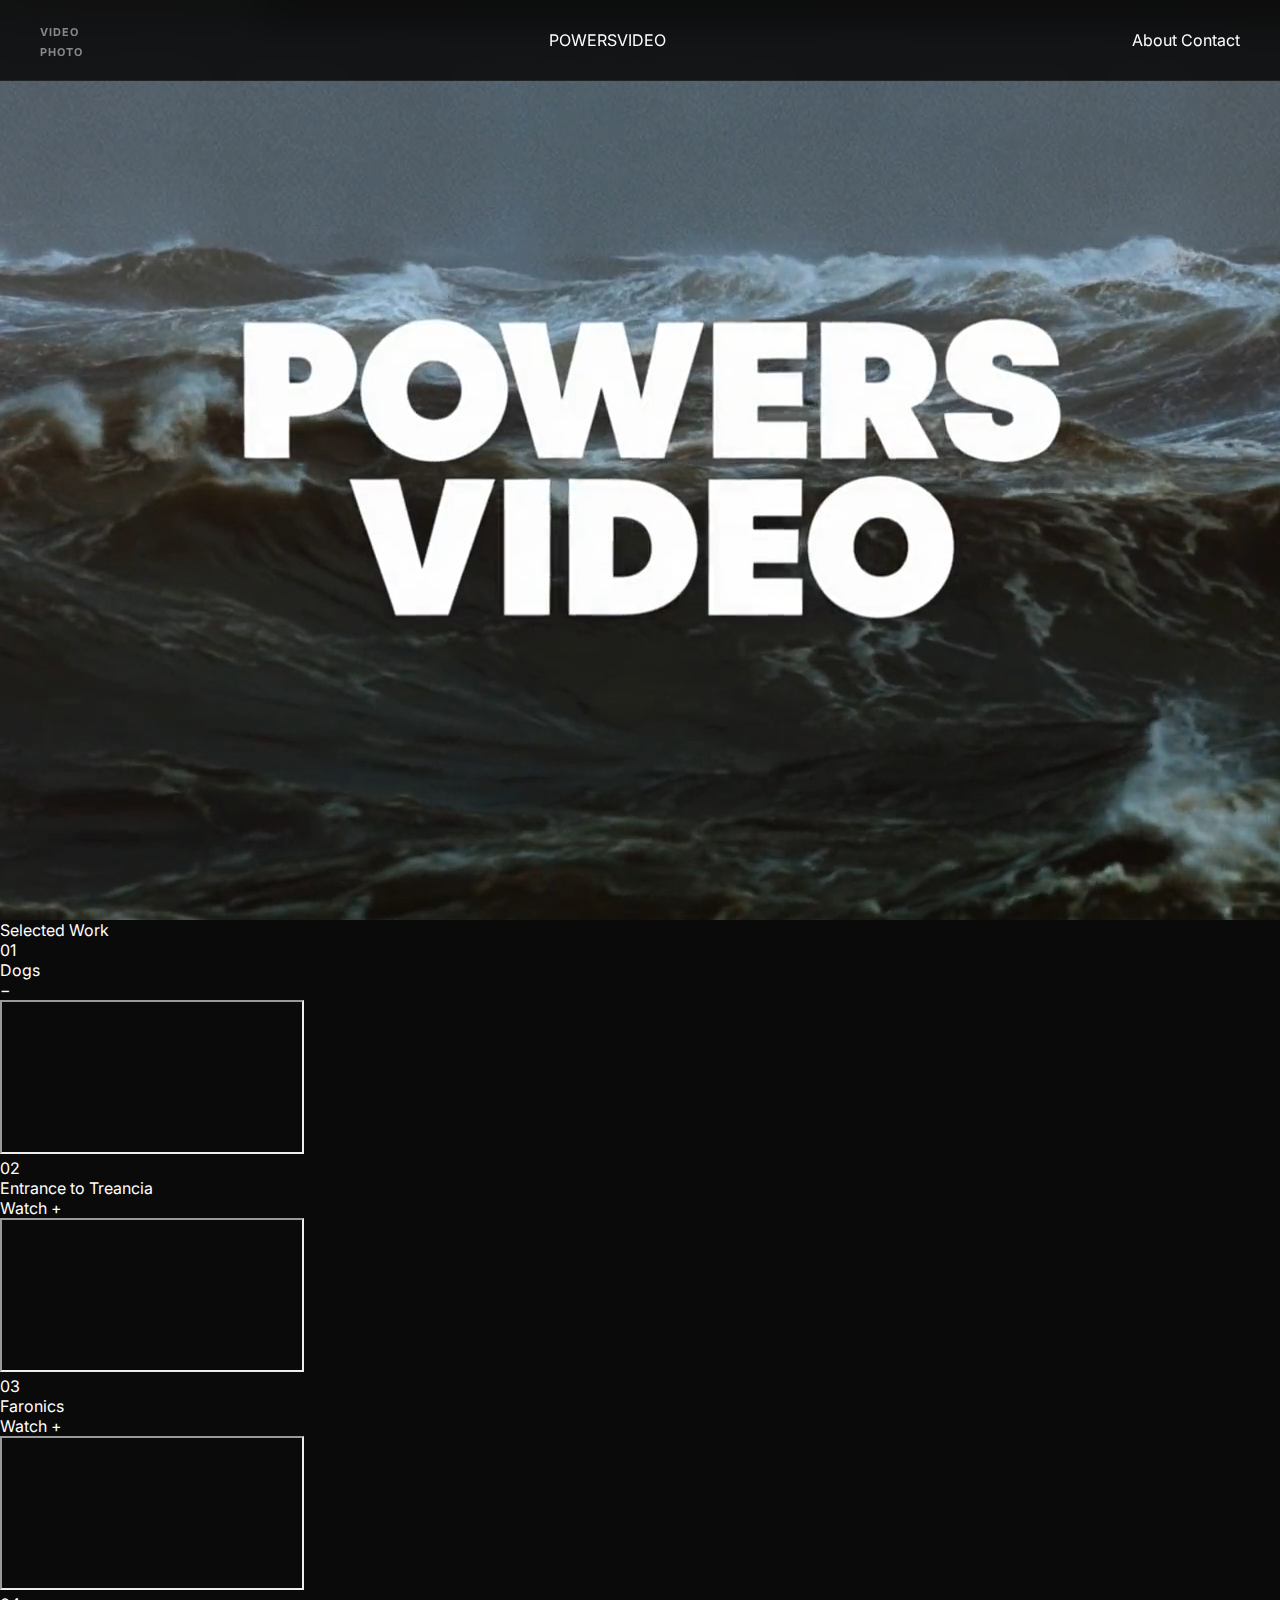
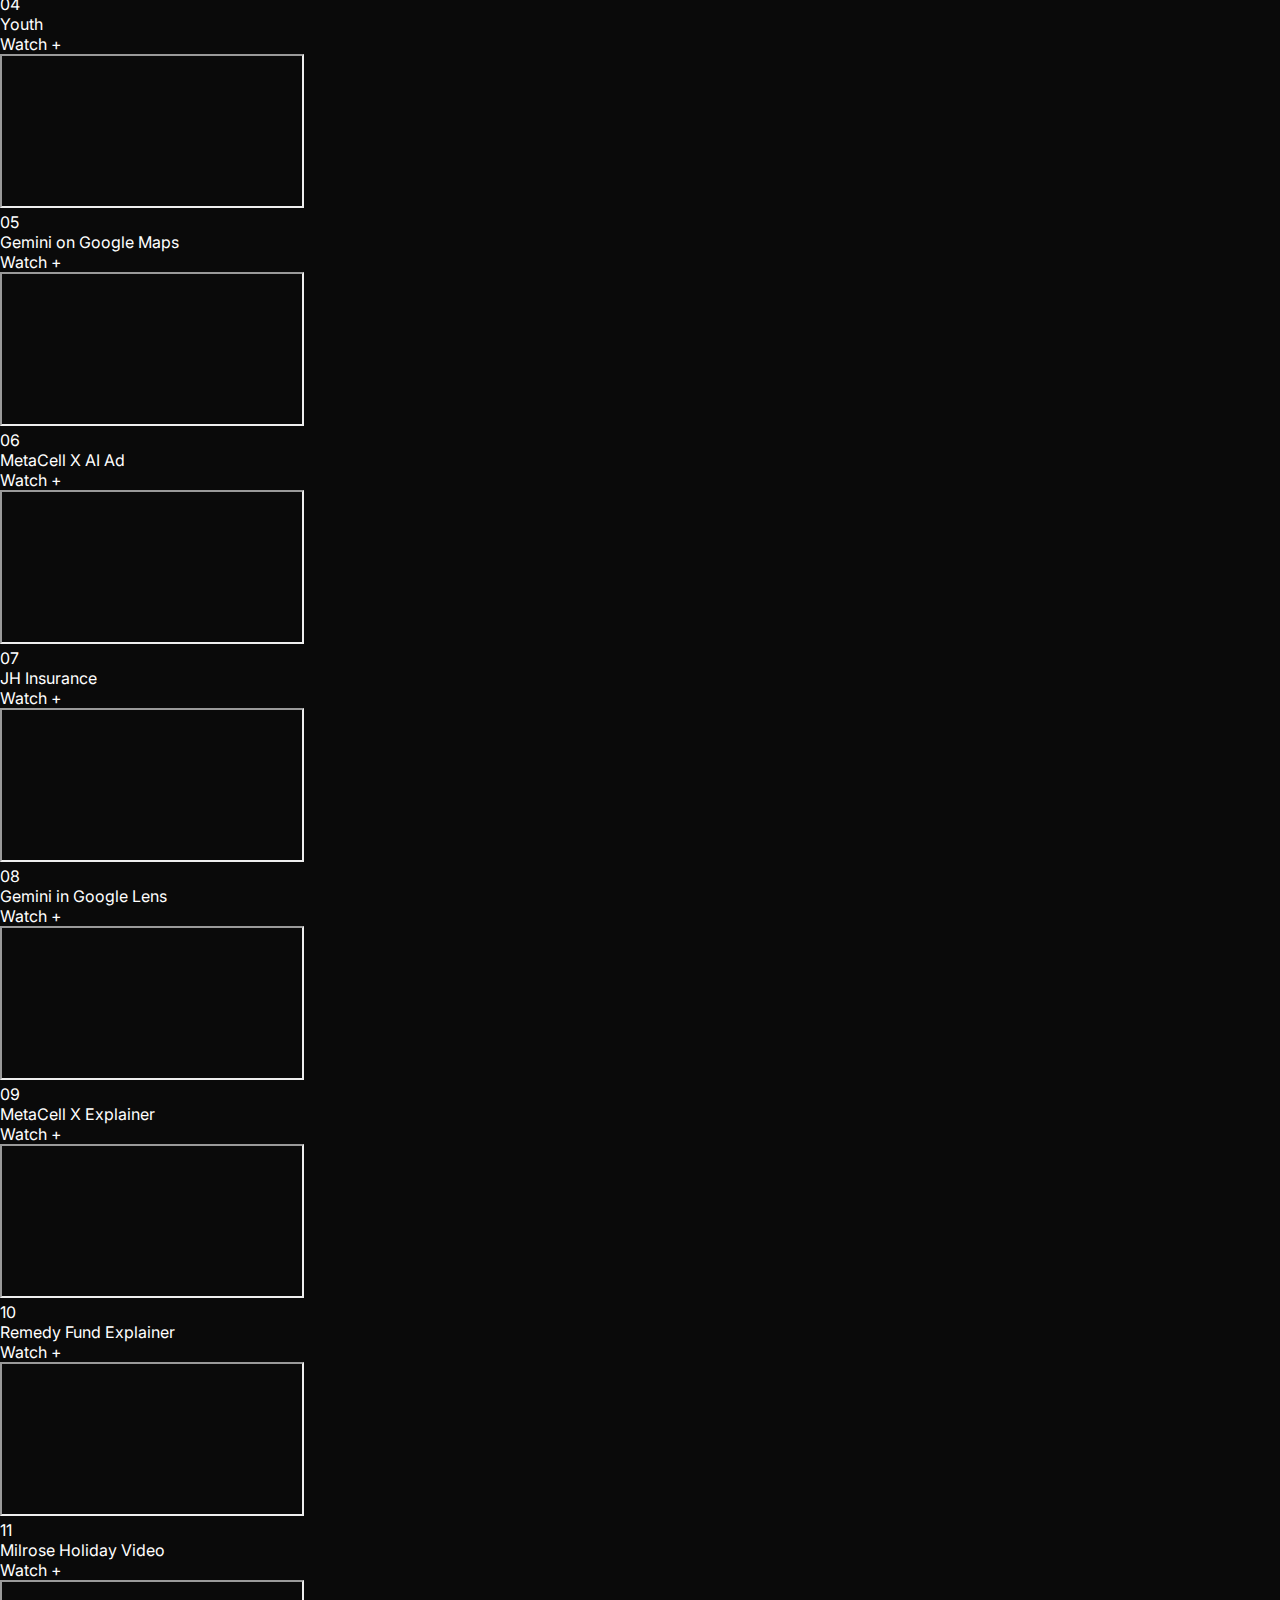
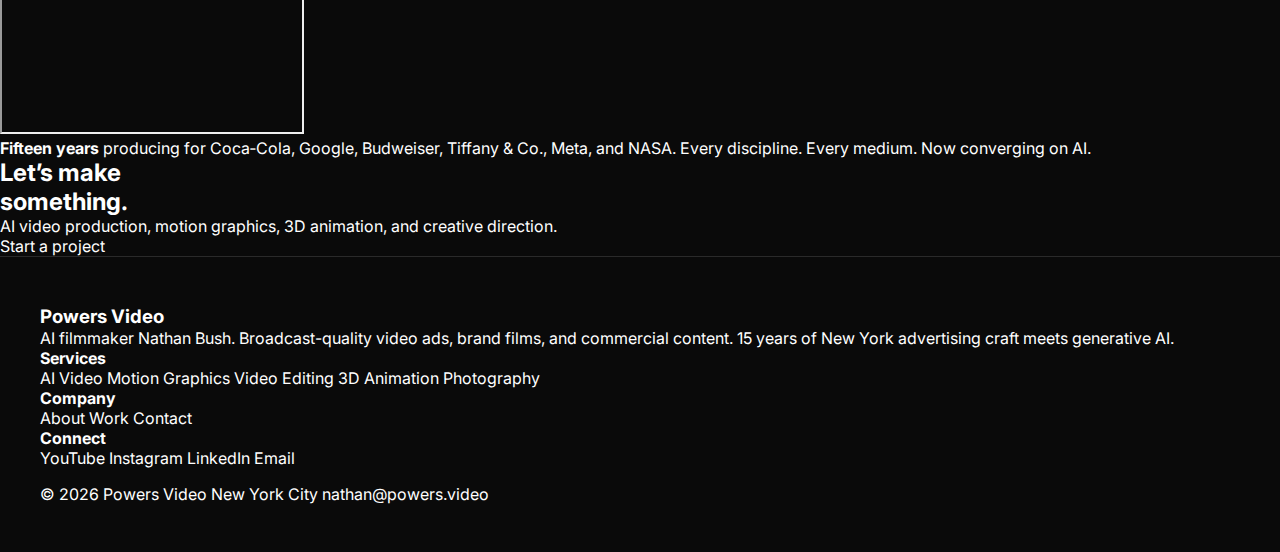
<file: test-fullbleed.html>
<!DOCTYPE html>
<html lang="en">
<head>
  <meta charset="UTF-8">
  <meta name="viewport" content="width=device-width, initial-scale=1.0">
  <title>TEST — Full Bleed Video Hero | Powers Video</title>
  <meta name="robots" content="noindex, nofollow">
  <link rel="icon" type="image/png" href="favicon.png"><link rel="stylesheet" href="style.css">
  <style>
    /* Full bleed video hero */
    .hero-video {
      position: relative;
      width: 100%;
      height: 100vh;
      overflow: hidden;
    }
    .hero-video video {
      position: absolute;
      top: 50%;
      left: 50%;
      transform: translate(-50%, -50%);
      min-width: 100%;
      min-height: 100%;
      width: auto;
      height: auto;
      object-fit: cover;
    }
  </style>
</head>
<body>
<div class="scroll-progress"></div>

<nav>
  <div class="nav-left">
    <div class="dropdown">
      <span>Video</span>
      <div class="dropdown-menu"><div class="dropdown-menu-inner">
        <a href="index.html">AI Film</a>
        <a href="motion.html">Motion</a>
        <a href="editor.html">Editor</a>
        <a href="cg-3d.html">3D</a>
        <a href="sizzles.html">Sizzles</a>
        <a href="cinematographer.html">DP</a>
        <a href="director.html">Director</a>
      </div></div>
    </div>
    <div class="dropdown">
      <span>Photo</span>
      <div class="dropdown-menu"><div class="dropdown-menu-inner">
        <a href="product-still-life.html">Product</a>
        <a href="fashion-photography.html">Fashion</a>
      </div></div>
    </div>
  </div>
  <div class="nav-center"><a href="index.html">POWERS<span>VIDEO</span></a></div>
  <div class="nav-right">
    <a href="about.html">About</a>
    <a href="discovery.html">Contact</a>
  </div>
  <button class="menu-toggle" aria-label="Menu"><span></span><span></span></button>
</nav>

<div class="mobile-menu">
  <a href="index.html">Work</a>
  <a href="motion.html">Motion</a>
  <a href="product-still-life.html">Photo</a>
  <a href="about.html">About</a>
  <a href="discovery.html">Contact</a>
</div>

<section class="hero-video">
  <video autoplay muted loop playsinline>
    <source src="hero-ocean-web.mp4" type="video/mp4">
  </video>
</section>

<section class="work-index">
  <div class="work-index-header">Selected Work</div>

  <div class="work-row expanded" data-src="https://www.youtube.com/embed/A1wRWE2GkMI">
    <div class="work-num mono">01</div>
    <div class="work-title">Dogs</div>
    <div class="work-hint">
      <span class="work-hint-text"></span>
      <span class="work-arrow">&minus;</span>
    </div>
    <div class="work-video">
      <div class="work-video-inner">
        <iframe src="https://www.youtube.com/embed/A1wRWE2GkMI" allow="autoplay; fullscreen; picture-in-picture" allowfullscreen loading="lazy"></iframe>
      </div>
    </div>
  </div>

  <div class="work-row" data-src="https://www.youtube.com/embed/FQf7Y_sKYnE">
    <div class="work-num mono">02</div>
    <div class="work-title">Entrance to Treancia</div>
    <div class="work-hint">
      <span class="work-hint-text">Watch</span>
      <span class="work-arrow">+</span>
    </div>
    <div class="work-video">
      <div class="work-video-inner">
        <iframe src="https://www.youtube.com/embed/FQf7Y_sKYnE" allow="autoplay; fullscreen; picture-in-picture" allowfullscreen loading="lazy"></iframe>
      </div>
    </div>
  </div>

  <div class="work-row" data-src="https://player.vimeo.com/video/1110202291?title=0&byline=0&portrait=0">
    <div class="work-num mono">03</div>
    <div class="work-title">Faronics</div>
    <div class="work-hint">
      <span class="work-hint-text">Watch</span>
      <span class="work-arrow">+</span>
    </div>
    <div class="work-video">
      <div class="work-video-inner">
        <iframe src="https://player.vimeo.com/video/1110202291?title=0&byline=0&portrait=0" allow="autoplay; fullscreen; picture-in-picture" allowfullscreen loading="lazy"></iframe>
      </div>
    </div>
  </div>

  <div class="work-row" data-src="https://www.youtube.com/embed/ef6IVfoUfoU">
    <div class="work-num mono">04</div>
    <div class="work-title">Youth</div>
    <div class="work-hint">
      <span class="work-hint-text">Watch</span>
      <span class="work-arrow">+</span>
    </div>
    <div class="work-video">
      <div class="work-video-inner">
        <iframe src="https://www.youtube.com/embed/ef6IVfoUfoU" allow="autoplay; fullscreen; picture-in-picture" allowfullscreen loading="lazy"></iframe>
      </div>
    </div>
  </div>

  <div class="work-row" data-src="https://player.vimeo.com/video/1147831935?title=0&byline=0&portrait=0">
    <div class="work-num mono">05</div>
    <div class="work-title">Gemini on Google Maps</div>
    <div class="work-hint">
      <span class="work-hint-text">Watch</span>
      <span class="work-arrow">+</span>
    </div>
    <div class="work-video">
      <div class="work-video-inner">
        <iframe src="https://player.vimeo.com/video/1147831935?title=0&byline=0&portrait=0" allow="autoplay; fullscreen; picture-in-picture" allowfullscreen loading="lazy"></iframe>
      </div>
    </div>
  </div>

  <div class="work-row" data-src="https://player.vimeo.com/video/1094481235?title=0&byline=0&portrait=0">
    <div class="work-num mono">06</div>
    <div class="work-title">MetaCell X AI Ad</div>
    <div class="work-hint">
      <span class="work-hint-text">Watch</span>
      <span class="work-arrow">+</span>
    </div>
    <div class="work-video">
      <div class="work-video-inner">
        <iframe src="https://player.vimeo.com/video/1094481235?title=0&byline=0&portrait=0" allow="autoplay; fullscreen; picture-in-picture" allowfullscreen loading="lazy"></iframe>
      </div>
    </div>
  </div>

  <div class="work-row" data-src="https://player.vimeo.com/video/1099846365?title=0&byline=0&portrait=0">
    <div class="work-num mono">07</div>
    <div class="work-title">JH Insurance</div>
    <div class="work-hint">
      <span class="work-hint-text">Watch</span>
      <span class="work-arrow">+</span>
    </div>
    <div class="work-video">
      <div class="work-video-inner">
        <iframe src="https://player.vimeo.com/video/1099846365?title=0&byline=0&portrait=0" allow="autoplay; fullscreen; picture-in-picture" allowfullscreen loading="lazy"></iframe>
      </div>
    </div>
  </div>

  <div class="work-row" data-src="https://player.vimeo.com/video/1147847031?title=0&byline=0&portrait=0">
    <div class="work-num mono">08</div>
    <div class="work-title">Gemini in Google Lens</div>
    <div class="work-hint">
      <span class="work-hint-text">Watch</span>
      <span class="work-arrow">+</span>
    </div>
    <div class="work-video">
      <div class="work-video-inner">
        <iframe src="https://player.vimeo.com/video/1147847031?title=0&byline=0&portrait=0" allow="autoplay; fullscreen; picture-in-picture" allowfullscreen loading="lazy"></iframe>
      </div>
    </div>
  </div>

  <div class="work-row" data-src="https://player.vimeo.com/video/1095344861?title=0&byline=0&portrait=0">
    <div class="work-num mono">09</div>
    <div class="work-title">MetaCell X Explainer</div>
    <div class="work-hint">
      <span class="work-hint-text">Watch</span>
      <span class="work-arrow">+</span>
    </div>
    <div class="work-video">
      <div class="work-video-inner">
        <iframe src="https://player.vimeo.com/video/1095344861?title=0&byline=0&portrait=0" allow="autoplay; fullscreen; picture-in-picture" allowfullscreen loading="lazy"></iframe>
      </div>
    </div>
  </div>

  <div class="work-row" data-src="https://player.vimeo.com/video/1093425937?title=0&byline=0&portrait=0">
    <div class="work-num mono">10</div>
    <div class="work-title">Remedy Fund Explainer</div>
    <div class="work-hint">
      <span class="work-hint-text">Watch</span>
      <span class="work-arrow">+</span>
    </div>
    <div class="work-video">
      <div class="work-video-inner">
        <iframe src="https://player.vimeo.com/video/1093425937?title=0&byline=0&portrait=0" allow="autoplay; fullscreen; picture-in-picture" allowfullscreen loading="lazy"></iframe>
      </div>
    </div>
  </div>

  <div class="work-row" data-src="https://player.vimeo.com/video/1146469452?title=0&byline=0&portrait=0">
    <div class="work-num mono">11</div>
    <div class="work-title">Milrose Holiday Video</div>
    <div class="work-hint">
      <span class="work-hint-text">Watch</span>
      <span class="work-arrow">+</span>
    </div>
    <div class="work-video">
      <div class="work-video-inner">
        <iframe src="https://player.vimeo.com/video/1146469452?title=0&byline=0&portrait=0" allow="autoplay; fullscreen; picture-in-picture" allowfullscreen loading="lazy"></iframe>
      </div>
    </div>
  </div>
</section>

<section class="statement">
  <p>
    <strong>Fifteen years</strong> producing for
    Coca&#8209;Cola, Google, Budweiser, Tiffany&nbsp;&amp;&nbsp;Co., Meta, and NASA.
    Every discipline. Every medium. Now converging on AI.
  </p>
</section>

<section class="cta-section">
  <h2>Let&rsquo;s make<br>something.</h2>
  <p>AI video production, motion graphics, 3D animation, and creative direction.</p>
  <a href="discovery.html" class="pg-btn">Start a project</a>
</section>

<footer>
  <div class="footer-grid">
    <div class="footer-brand">
      <h3>Powers Video</h3>
      <p>AI filmmaker Nathan Bush. Broadcast-quality video ads, brand films, and commercial content. 15 years of New York advertising craft meets generative AI.</p>
    </div>
    <div class="footer-col">
      <h4>Services</h4>
      <a href="index.html">AI Video</a>
      <a href="motion.html">Motion Graphics</a>
      <a href="editor.html">Video Editing</a>
      <a href="cg-3d.html">3D Animation</a>
      <a href="product-still-life.html">Photography</a>
    </div>
    <div class="footer-col">
      <h4>Company</h4>
      <a href="about.html">About</a>
      <a href="index.html">Work</a>
      <a href="discovery.html">Contact</a>
    </div>
    <div class="footer-col">
      <h4>Connect</h4>
      <a href="https://www.youtube.com/@PowersVideoAI" target="_blank" rel="noopener">YouTube</a>
      <a href="https://instagram.com/powersvideo" target="_blank" rel="noopener">Instagram</a>
      <a href="https://linkedin.com/in/powersvideo" target="_blank" rel="noopener">LinkedIn</a>
      <a href="mailto:nathan@powers.video">Email</a>
    </div>
  </div>
  <div class="footer-bottom">
    <span>&copy; 2026 Powers Video</span>
    <span class="footer-bottom-center">New York City</span>
    <span class="footer-bottom-right"><a href="mailto:nathan@powers.video">nathan@powers.video</a></span>
  </div>
</footer>

<script src="site.js"></script>
</body>
</html>
</file>
<file: style.css>
@import url('https://fonts.googleapis.com/css2?family=Inter:wght@400;700;900&display=swap');

/* ═══════════════════════════════════════════
   RESET & BASE
   ═══════════════════════════════════════════ */
*, *::before, *::after { margin: 0; padding: 0; box-sizing: border-box; }
html { scroll-behavior: smooth; }

body {
  background: #0a0a0a;
  color: #fff;
  font-family: 'Inter', system-ui, -apple-system, sans-serif;
  -webkit-font-smoothing: antialiased;
  -moz-osx-font-smoothing: grayscale;
}

a { color: inherit; text-decoration: none; }
img { max-width: 100%; display: block; }

/* ═══════════════════════════════════════════
   NAV
   ═══════════════════════════════════════════ */
nav {
  position: fixed;
  top: 0; left: 0; right: 0;
  z-index: 100;
  display: flex;
  justify-content: space-between;
  align-items: center;
  padding: 1.25rem 2.5rem;
  background: rgba(10,10,10,0.88);
  backdrop-filter: blur(20px);
  -webkit-backdrop-filter: blur(20px);
  border-bottom: 1px solid rgba(255,255,255,0.06);
}

.logo-wrap {
  display: flex;
  flex-direction: column;
}

.logo {
  font-weight: 900;
  font-size: 1.55rem;
  letter-spacing: 0.15em;
  text-transform: uppercase;
}
.logo span { color: #999; }

.tagline {
  font-size: 0.65rem;
  letter-spacing: 0.14em;
  text-transform: uppercase;
  color: #666;
  font-weight: 700;
  margin-top: 0.2rem;
  white-space: nowrap;
}

.nav-links {
  display: flex;
  gap: 1.8rem;
  list-style: none;
  align-items: center;
}

.nav-links a {
  color: #888;
  font-size: 0.68rem;
  letter-spacing: 0.1em;
  text-transform: uppercase;
  font-weight: 700;
  transition: color 0.25s;
  position: relative;
  white-space: nowrap;
}

.nav-links a:hover { color: #fff; }
.nav-links a.active { color: #fff; }
.nav-links a.active::after {
  content: '';
  position: absolute;
  bottom: -4px;
  left: 0; right: 0;
  height: 1px;
  background: #fff;
}

/* Dropdowns */
.dropdown { position: relative; }
.dropdown > span {
  color: #888;
  font-size: 0.68rem;
  letter-spacing: 0.1em;
  text-transform: uppercase;
  font-weight: 700;
  cursor: pointer;
  transition: color 0.25s;
  white-space: nowrap;
}
.dropdown:hover > span { color: #fff; }
.dropdown-menu {
  display: none;
  position: absolute;
  top: 100%;
  left: 50%;
  transform: translateX(-50%);
  background: rgba(10,10,10,0.95);
  backdrop-filter: blur(20px);
  -webkit-backdrop-filter: blur(20px);
  border: 1px solid rgba(255,255,255,0.06);
  padding: 0.8rem 0;
  min-width: 160px;
  list-style: none;
  padding-top: 1.4rem;
  margin-top: 0;
  z-index: 200;
}
.dropdown:hover .dropdown-menu { display: block; }
.dropdown-menu li { padding: 0; }
.dropdown-menu a {
  display: block;
  padding: 0.4rem 1.2rem;
  font-size: 0.62rem;
}
.dropdown-menu a.active::after { display: none; }

/* Hamburger */
.menu-toggle {
  display: none;
  background: none;
  border: none;
  cursor: pointer;
  width: 28px;
  height: 20px;
  position: relative;
  z-index: 101;
}
.menu-toggle span {
  display: block;
  width: 100%;
  height: 2px;
  background: #fff;
  position: absolute;
  left: 0;
  transition: all 0.3s;
}
.menu-toggle span:first-child { top: 0; }
.menu-toggle span:last-child { bottom: 0; }
.menu-toggle.open span:first-child { top: 50%; transform: rotate(45deg) translateY(-50%); }
.menu-toggle.open span:last-child { bottom: 50%; transform: rotate(-45deg) translateY(50%); }

/* ═══════════════════════════════════════════
   HERO
   ═══════════════════════════════════════════ */
.hero {
  min-height: 30vh;
  display: flex;
  flex-direction: column;
  justify-content: flex-end;
  padding: 0 2.5rem 2.5rem;
  margin-top: 60px;
}

.hero h1 {
  font-size: clamp(2.5rem, 6vw, 5rem);
  font-weight: 900;
  line-height: 0.92;
  letter-spacing: -0.03em;
  text-transform: uppercase;
}

.hero .subtitle {
  margin-top: 1rem;
  font-size: 0.72rem;
  letter-spacing: 0.2em;
  text-transform: uppercase;
  color: #888;
  font-weight: 700;
}

/* ═══════════════════════════════════════════
   GALLERY
   ═══════════════════════════════════════════ */
.gallery {
  padding: 0 2.5rem;
  display: flex;
  flex-direction: column;
  gap: 2.5rem;
  padding-bottom: 4rem;
  max-width: 1400px;
  margin: 0 auto;
}

.video-block { position: relative; }

.video-wrap {
  position: relative;
  width: 100%;
  padding-top: 56.25%; /* 16:9 */
  background: #181818;
  overflow: hidden;
}

.video-wrap iframe {
  position: absolute;
  top: 0; left: 0;
  width: 100%;
  height: 100%;
  border: none;
}

.video-info {
  display: flex;
  justify-content: space-between;
  align-items: baseline;
  margin-top: 0.7rem;
  padding-bottom: 1.8rem;
  border-bottom: 1px solid #2a2a2a;
  gap: 2rem;
}

.video-title {
  font-size: 0.85rem;
  font-weight: 900;
  text-transform: uppercase;
  letter-spacing: 0;
}

.video-desc {
  font-size: 0.65rem;
  color: #888;
  max-width: 450px;
  text-align: right;
  line-height: 1.5;
  flex-shrink: 0;
}

/* ═══════════════════════════════════════════
   PHOTO GRID (for product & fashion pages)
   ═══════════════════════════════════════════ */
.photo-grid {
  padding: 0 2.5rem 4rem;
  column-count: 3;
  column-gap: 4px;
}

.photo-grid .item {
  break-inside: avoid;
  margin-bottom: 4px;
  overflow: hidden;
  position: relative;
}

.photo-grid .item img {
  width: 100%;
  height: auto;
  display: block;
  transition: transform 0.6s cubic-bezier(0.16, 1, 0.3, 1);
}

.photo-grid .item:hover img { transform: scale(1.04); }

.photo-grid .item .photo-caption {
  position: absolute;
  bottom: 0; left: 0; right: 0;
  padding: 1rem;
  background: linear-gradient(transparent, rgba(0,0,0,0.7));
  font-size: 0.6rem;
  letter-spacing: 0.1em;
  text-transform: uppercase;
  font-weight: 700;
  opacity: 0;
  transition: opacity 0.3s;
}

.photo-grid .item:hover .photo-caption { opacity: 1; }

/* ═══════════════════════════════════════════
   ABOUT PAGE
   ═══════════════════════════════════════════ */
.about-content {
  padding: 0 2.5rem 4rem;
  max-width: 900px;
}

.about-content p {
  font-size: 0.95rem;
  line-height: 1.8;
  color: #bbb;
  margin-bottom: 1.5rem;
}

.about-content strong { color: #fff; font-weight: 700; }

.about-section {
  margin-top: 3rem;
  padding-top: 2rem;
  border-top: 1px solid #303030;
}

.about-section h2 {
  font-size: 0.7rem;
  letter-spacing: 0.2em;
  text-transform: uppercase;
  color: #888;
  font-weight: 700;
  margin-bottom: 1.5rem;
}

.client-grid {
  display: flex;
  flex-wrap: wrap;
  gap: 0.5rem;
}

.client-tag {
  padding: 0.3rem 0.8rem;
  border: 1px solid #2a2a2a;
  font-size: 0.6rem;
  letter-spacing: 0.08em;
  text-transform: uppercase;
  color: #888;
  font-weight: 700;
}

.skills-grid {
  display: grid;
  grid-template-columns: repeat(auto-fill, minmax(200px, 1fr));
  gap: 2rem;
}

.skill-group h3 {
  font-size: 0.6rem;
  letter-spacing: 0.15em;
  text-transform: uppercase;
  color: #888;
  font-weight: 700;
  margin-bottom: 0.8rem;
}

.skill-group ul {
  list-style: none;
  font-size: 0.8rem;
  color: #bbb;
  line-height: 1.8;
}

/* FAQ */
.faq-list {
  display: flex;
  flex-direction: column;
  gap: 0;
}

.faq-item {
  border-bottom: 1px solid #2a2a2a;
  padding: 1rem 0;
}

.faq-item summary {
  font-size: 0.8rem;
  font-weight: 700;
  color: #ccc;
  cursor: pointer;
  list-style: none;
  display: flex;
  justify-content: space-between;
  align-items: center;
}

.faq-item summary::after {
  content: '+';
  font-size: 1rem;
  color: #888;
  transition: transform 0.2s;
}

.faq-item[open] summary::after {
  content: '\2212';
}

.faq-item summary::-webkit-details-marker { display: none; }

.faq-item p {
  margin-top: 0.8rem;
  font-size: 0.85rem;
  line-height: 1.7;
  color: #bbb;
}

/* ═══════════════════════════════════════════
   CONTACT PAGE
   ═══════════════════════════════════════════ */
.contact-content {
  padding: 0 2.5rem 4rem;
  max-width: 700px;
}

.contact-content p {
  font-size: 0.85rem;
  color: #888;
  line-height: 1.6;
  margin-bottom: 2rem;
}

.contact-form { display: flex; flex-direction: column; gap: 1.5rem; }

.form-group label {
  display: block;
  font-size: 0.6rem;
  letter-spacing: 0.15em;
  text-transform: uppercase;
  font-weight: 700;
  color: #888;
  margin-bottom: 0.5rem;
}

.form-group input,
.form-group textarea,
.form-group select {
  width: 100%;
  padding: 0.8rem 1rem;
  background: #181818;
  border: 1px solid #2a2a2a;
  color: #fff;
  font-family: inherit;
  font-size: 0.85rem;
  transition: border-color 0.2s;
}

.form-group input:focus,
.form-group textarea:focus {
  outline: none;
  border-color: #888;
}

.form-group textarea { min-height: 120px; resize: vertical; }

.form-row { display: grid; grid-template-columns: 1fr 1fr; gap: 1.5rem; }

.submit-btn {
  padding: 0.9rem 2.5rem;
  background: #fff;
  color: #000;
  border: none;
  font-family: inherit;
  font-size: 0.7rem;
  letter-spacing: 0.12em;
  text-transform: uppercase;
  font-weight: 700;
  cursor: pointer;
  transition: all 0.2s;
  align-self: flex-start;
}

.submit-btn:hover { background: #ddd; }

.contact-links {
  margin-top: 3rem;
  padding-top: 2rem;
  border-top: 1px solid #303030;
}

.contact-links a {
  display: block;
  font-size: 0.75rem;
  letter-spacing: 0.08em;
  color: #888;
  margin-bottom: 0.8rem;
  transition: color 0.2s;
}

.contact-links a:hover { color: #fff; }

/* ═══════════════════════════════════════════
   FOOTER
   ═══════════════════════════════════════════ */
footer {
  padding: 3rem 2.5rem;
  border-top: 1px solid #2a2a2a;
  display: flex;
  justify-content: space-between;
  align-items: center;
  flex-wrap: wrap;
  gap: 1rem;
}

.footer-left {
  font-size: 0.6rem;
  color: #888;
  letter-spacing: 0.1em;
  text-transform: uppercase;
  font-weight: 700;
}

.footer-social {
  display: flex;
  gap: 1.5rem;
}

.footer-social a {
  color: #888;
  font-size: 0.6rem;
  letter-spacing: 0.1em;
  text-transform: uppercase;
  font-weight: 700;
  transition: color 0.2s;
}

.footer-social a:hover { color: #fff; }

.footer-right a {
  color: #888;
  font-size: 0.65rem;
  font-weight: 700;
  letter-spacing: 0.1em;
  text-transform: uppercase;
  transition: color 0.2s;
}

.footer-right a:hover { color: #fff; }

/* ═══════════════════════════════════════════
   RESPONSIVE
   ═══════════════════════════════════════════ */
@media (max-width: 900px) {
  .menu-toggle { display: block; }

  .nav-links {
    position: fixed;
    top: 0; right: -100%;
    width: 260px;
    height: 100vh;
    background: #0a0a0a;
    flex-direction: column;
    padding: 5rem 2rem 2rem;
    gap: 1.5rem;
    border-left: 1px solid #303030;
    transition: right 0.3s cubic-bezier(0.16, 1, 0.3, 1);
  }

  .nav-links.open { right: 0; }
  .nav-links a { font-size: 0.8rem; }

  .dropdown > span { font-size: 0.8rem; color: #fff; }
  .dropdown-menu {
    display: block;
    position: static;
    transform: none;
    background: none;
    backdrop-filter: none;
    -webkit-backdrop-filter: none;
    border: none;
    padding: 0.5rem 0 0 1rem;
    min-width: 0;
    margin-top: 0;
  }
  .dropdown-menu a { padding: 0.3rem 0; font-size: 0.72rem; }

  nav { padding: 1rem 1.5rem; }
  .hero { padding: 0 1.5rem 2rem; }
  .gallery { padding: 0 1.5rem; gap: 2rem; }
  .about-content { padding: 0 1.5rem 3rem; }
  .contact-content { padding: 0 1.5rem 3rem; }
  .photo-grid { padding: 0 1.5rem 3rem; column-count: 2; }
  footer { padding: 2rem 1.5rem; }
}

@media (max-width: 600px) {
  .hero h1 { font-size: 2rem; }
  .video-info { flex-direction: column; gap: 0.3rem; }
  .video-desc { text-align: left; max-width: none; }
  .photo-grid { column-count: 1; }
  .form-row { grid-template-columns: 1fr; }
  footer { flex-direction: column; align-items: flex-start; }
}
</file>
